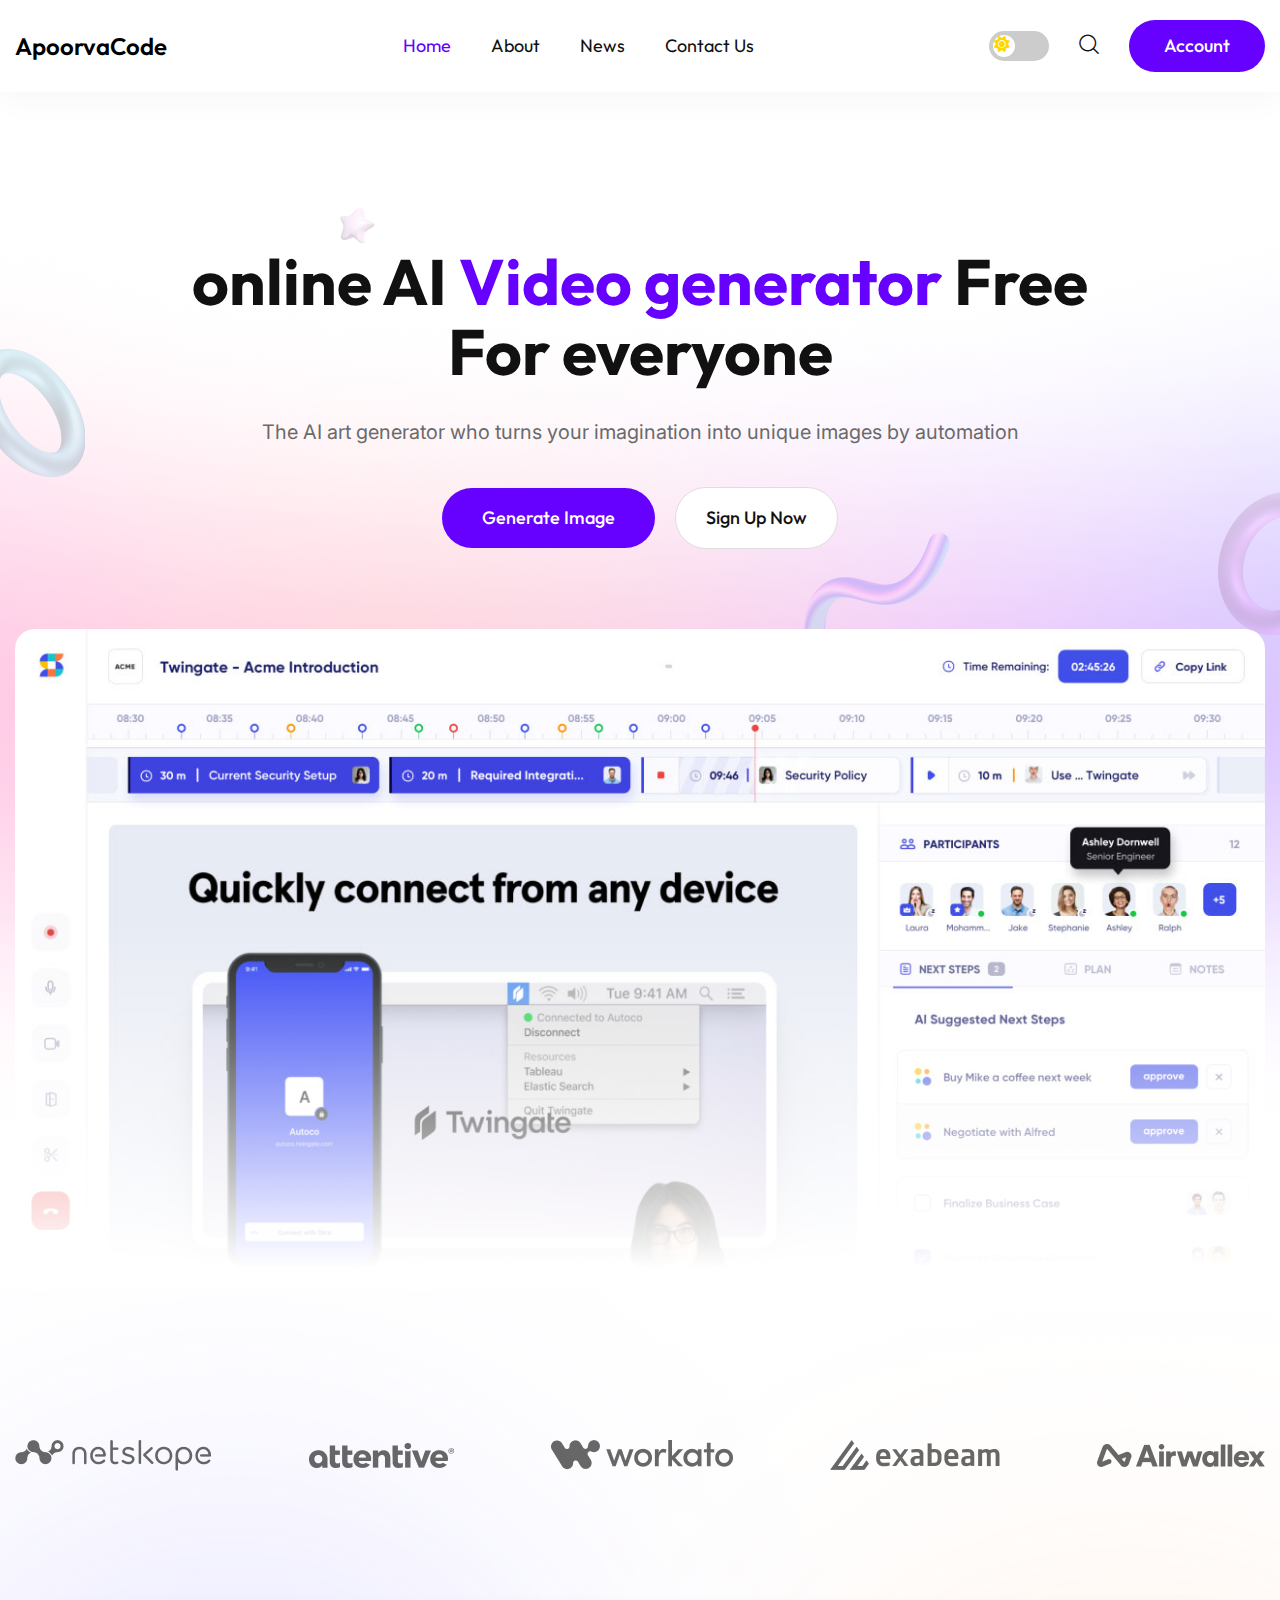
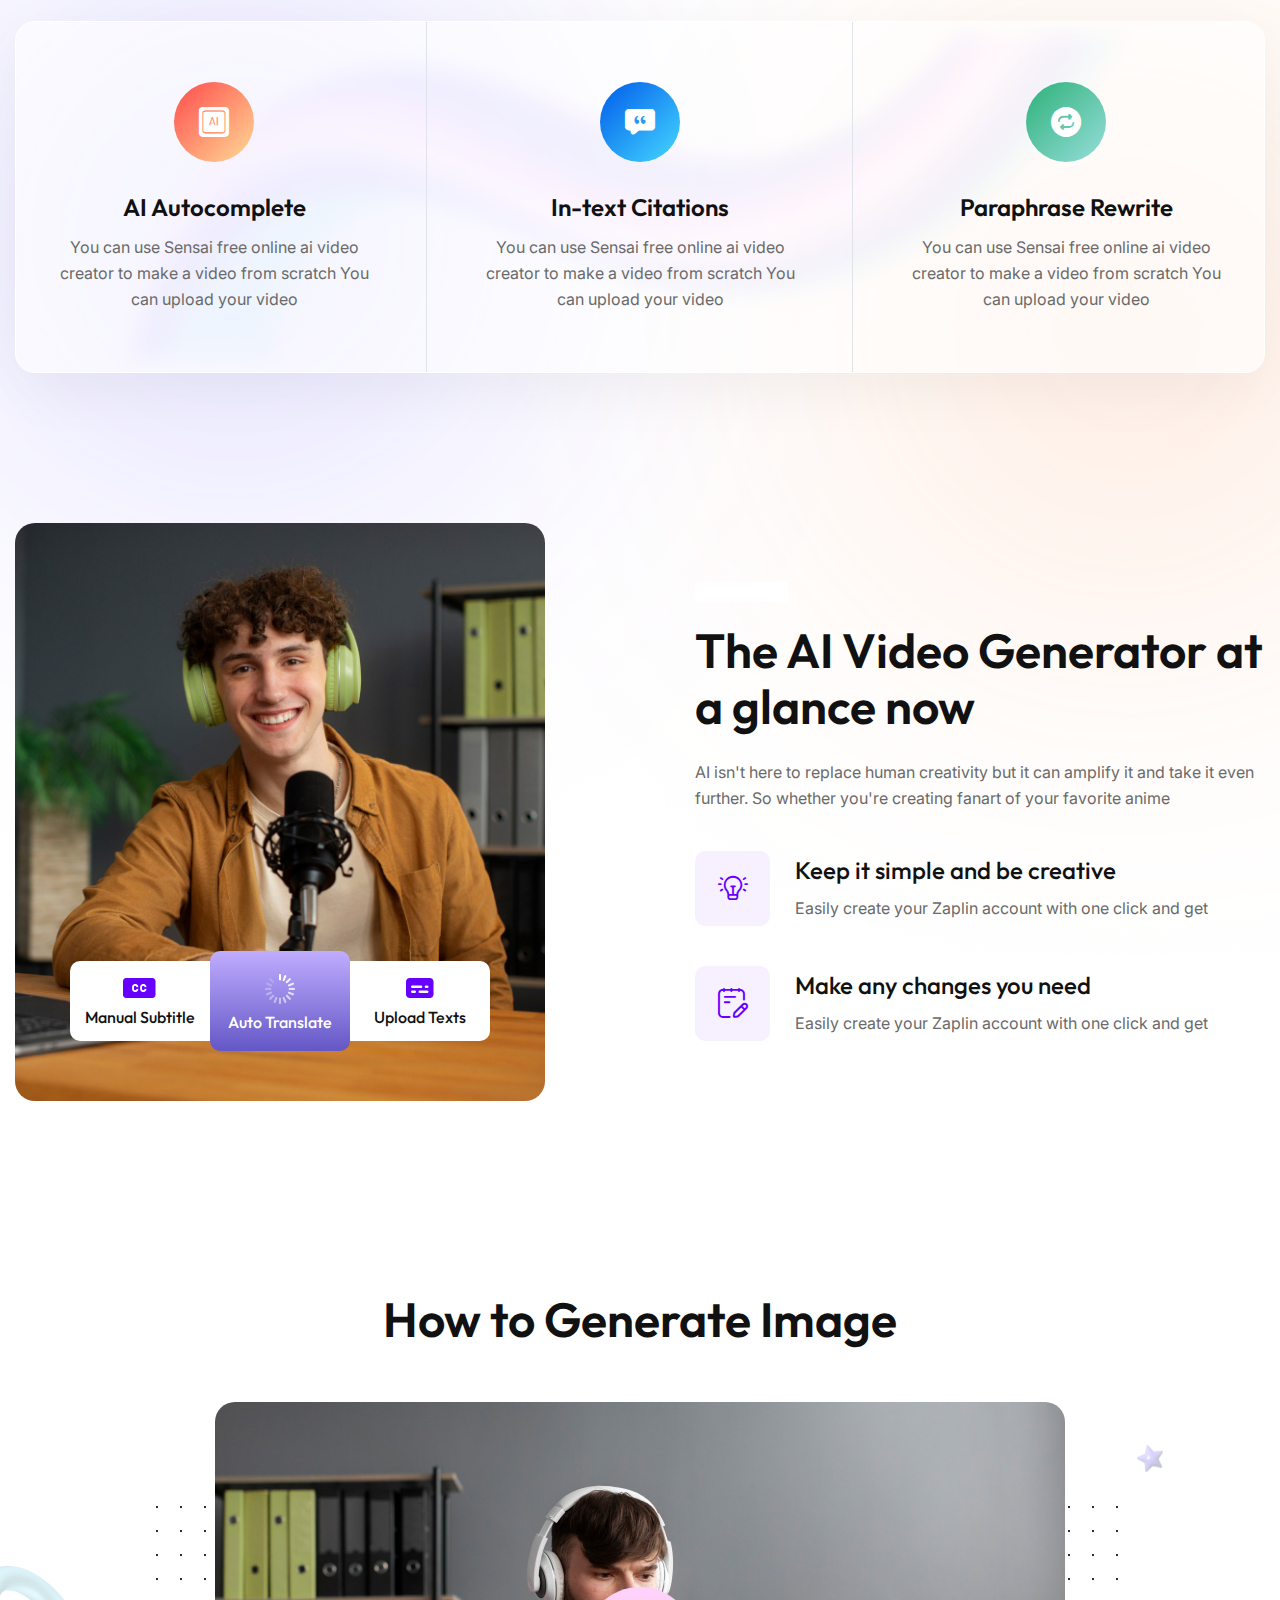
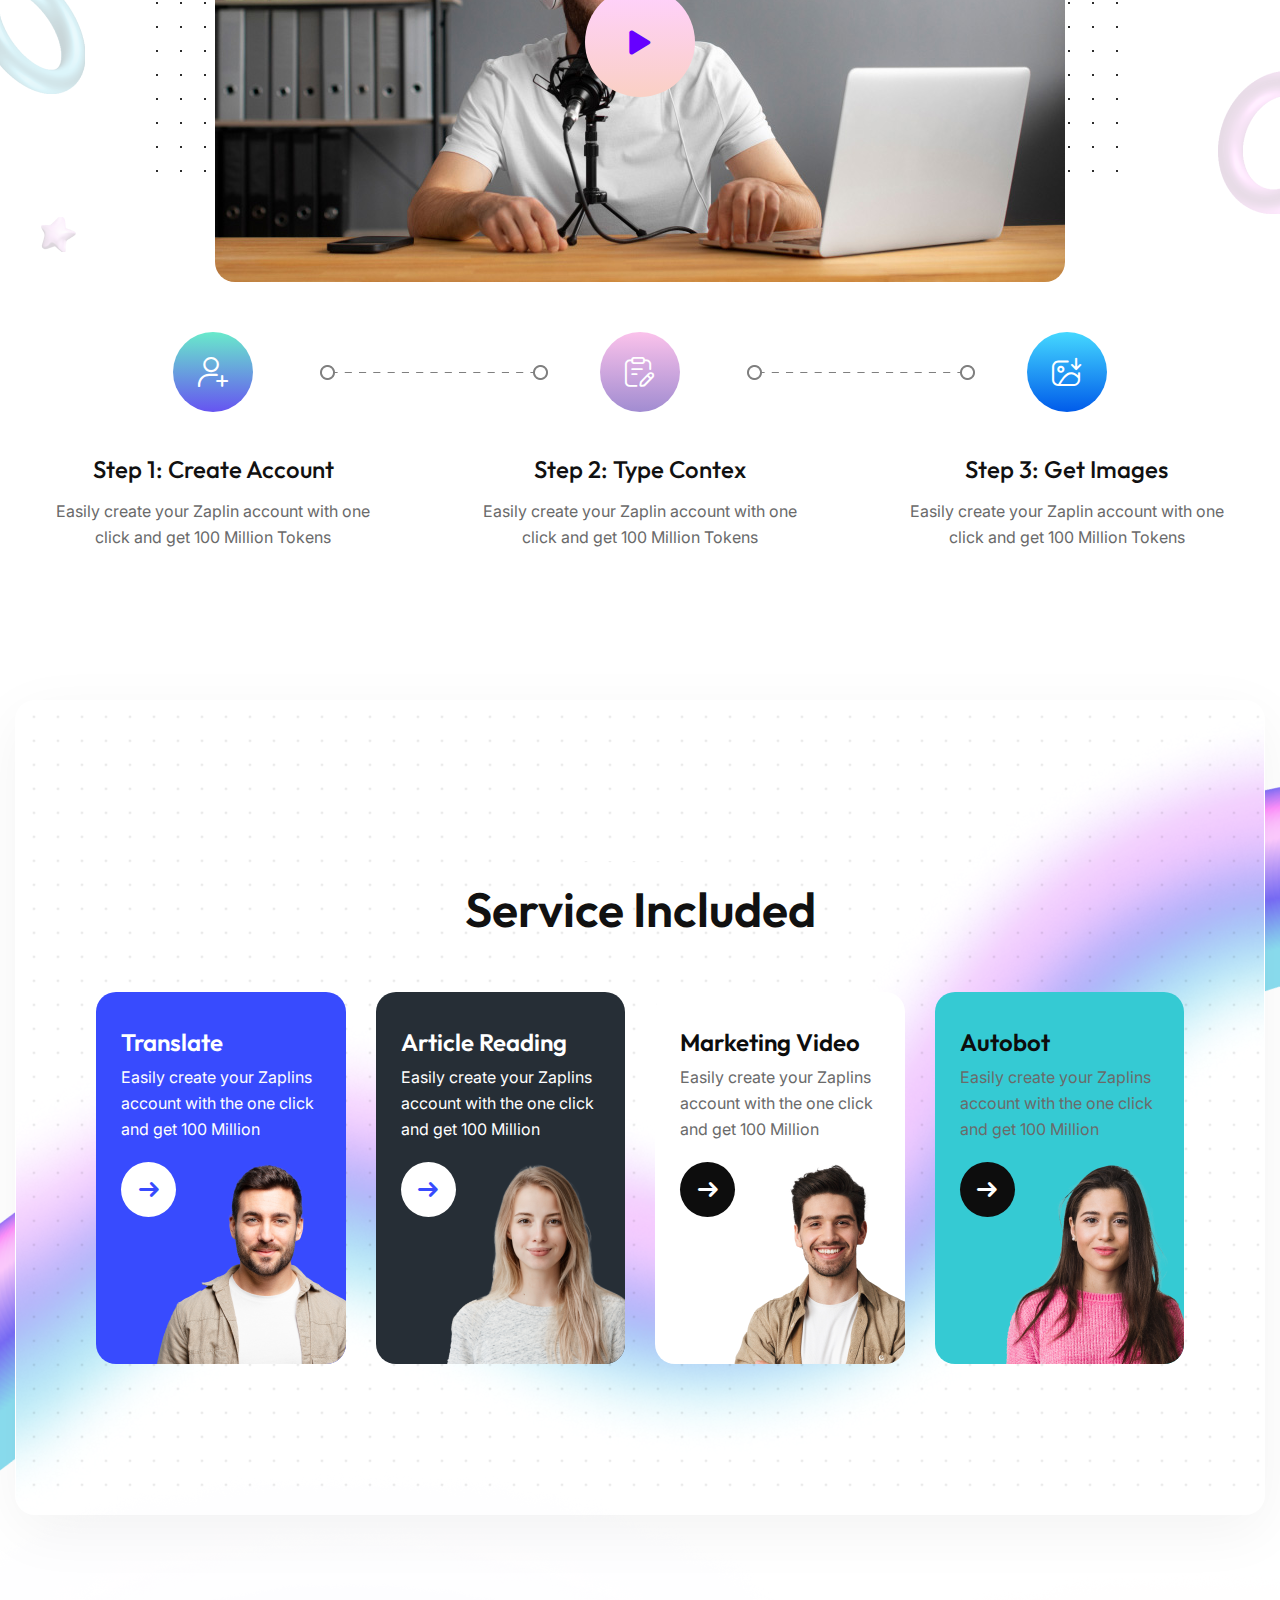
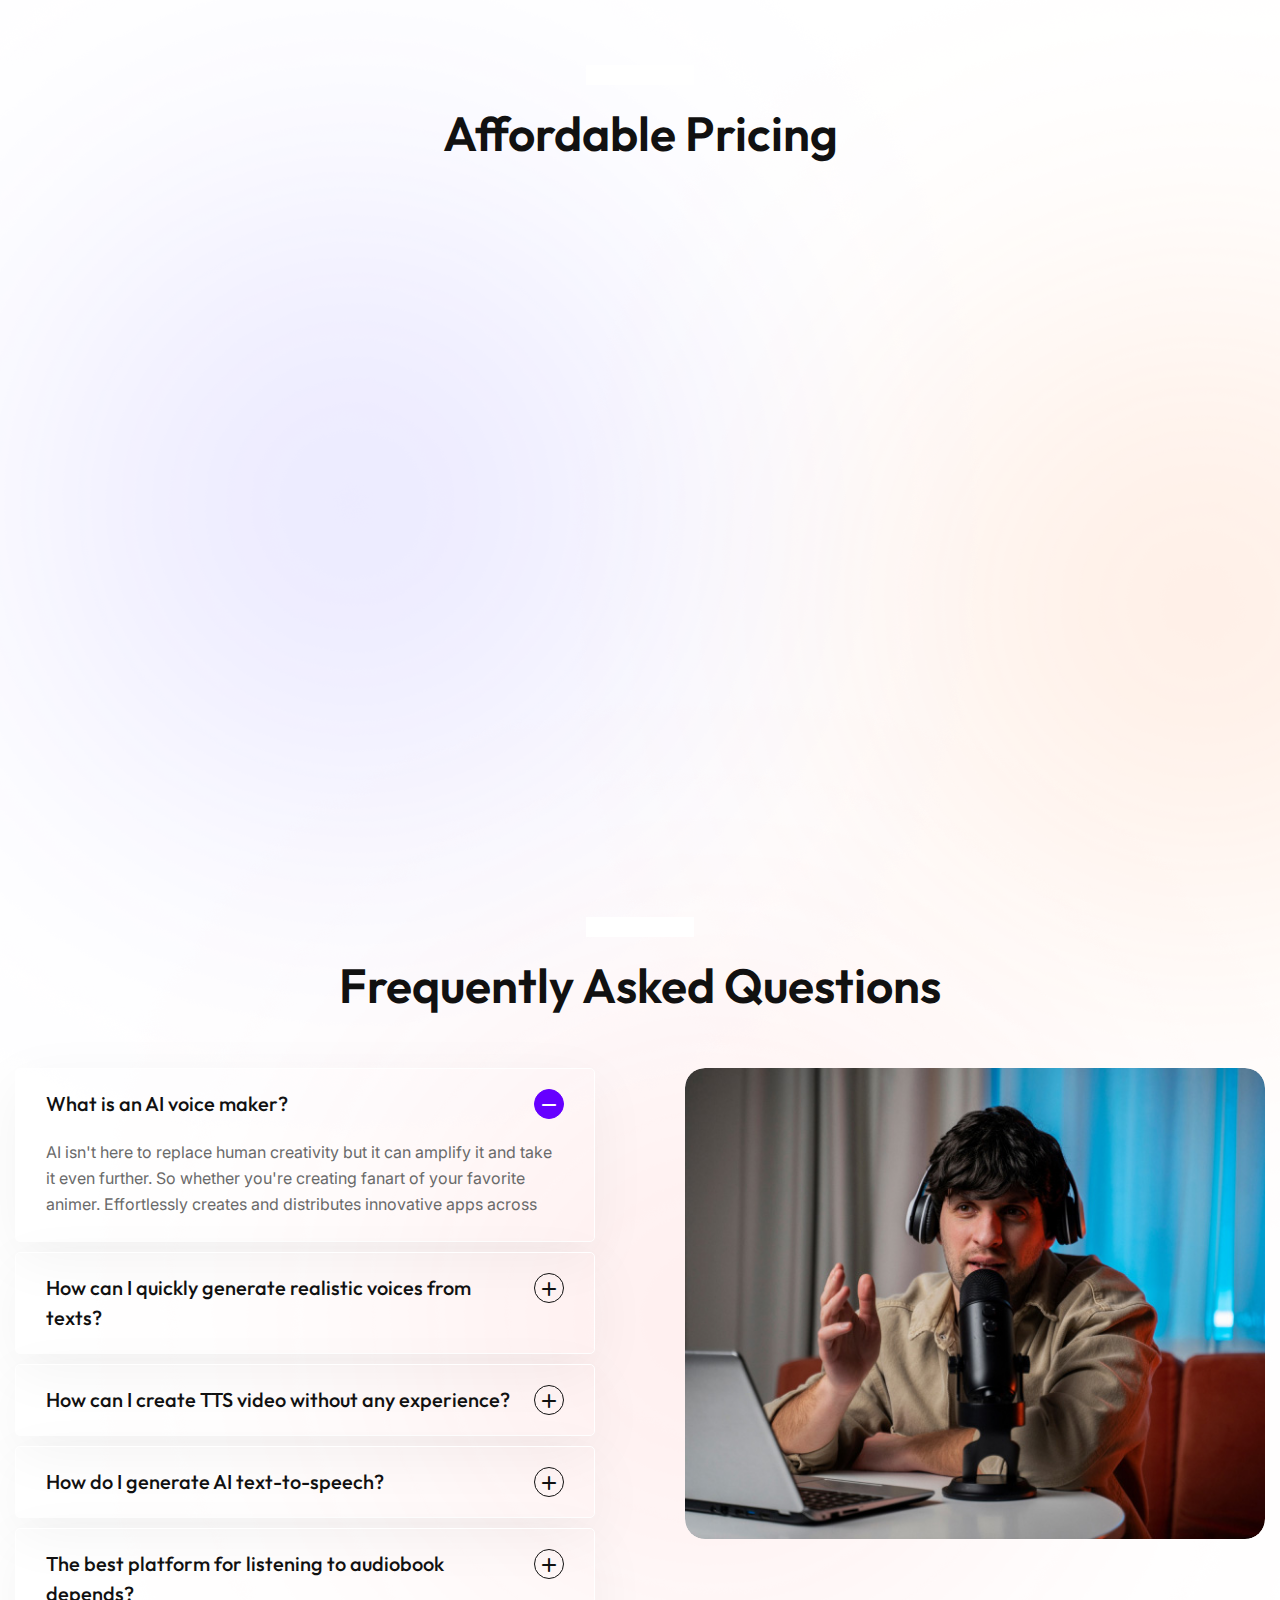
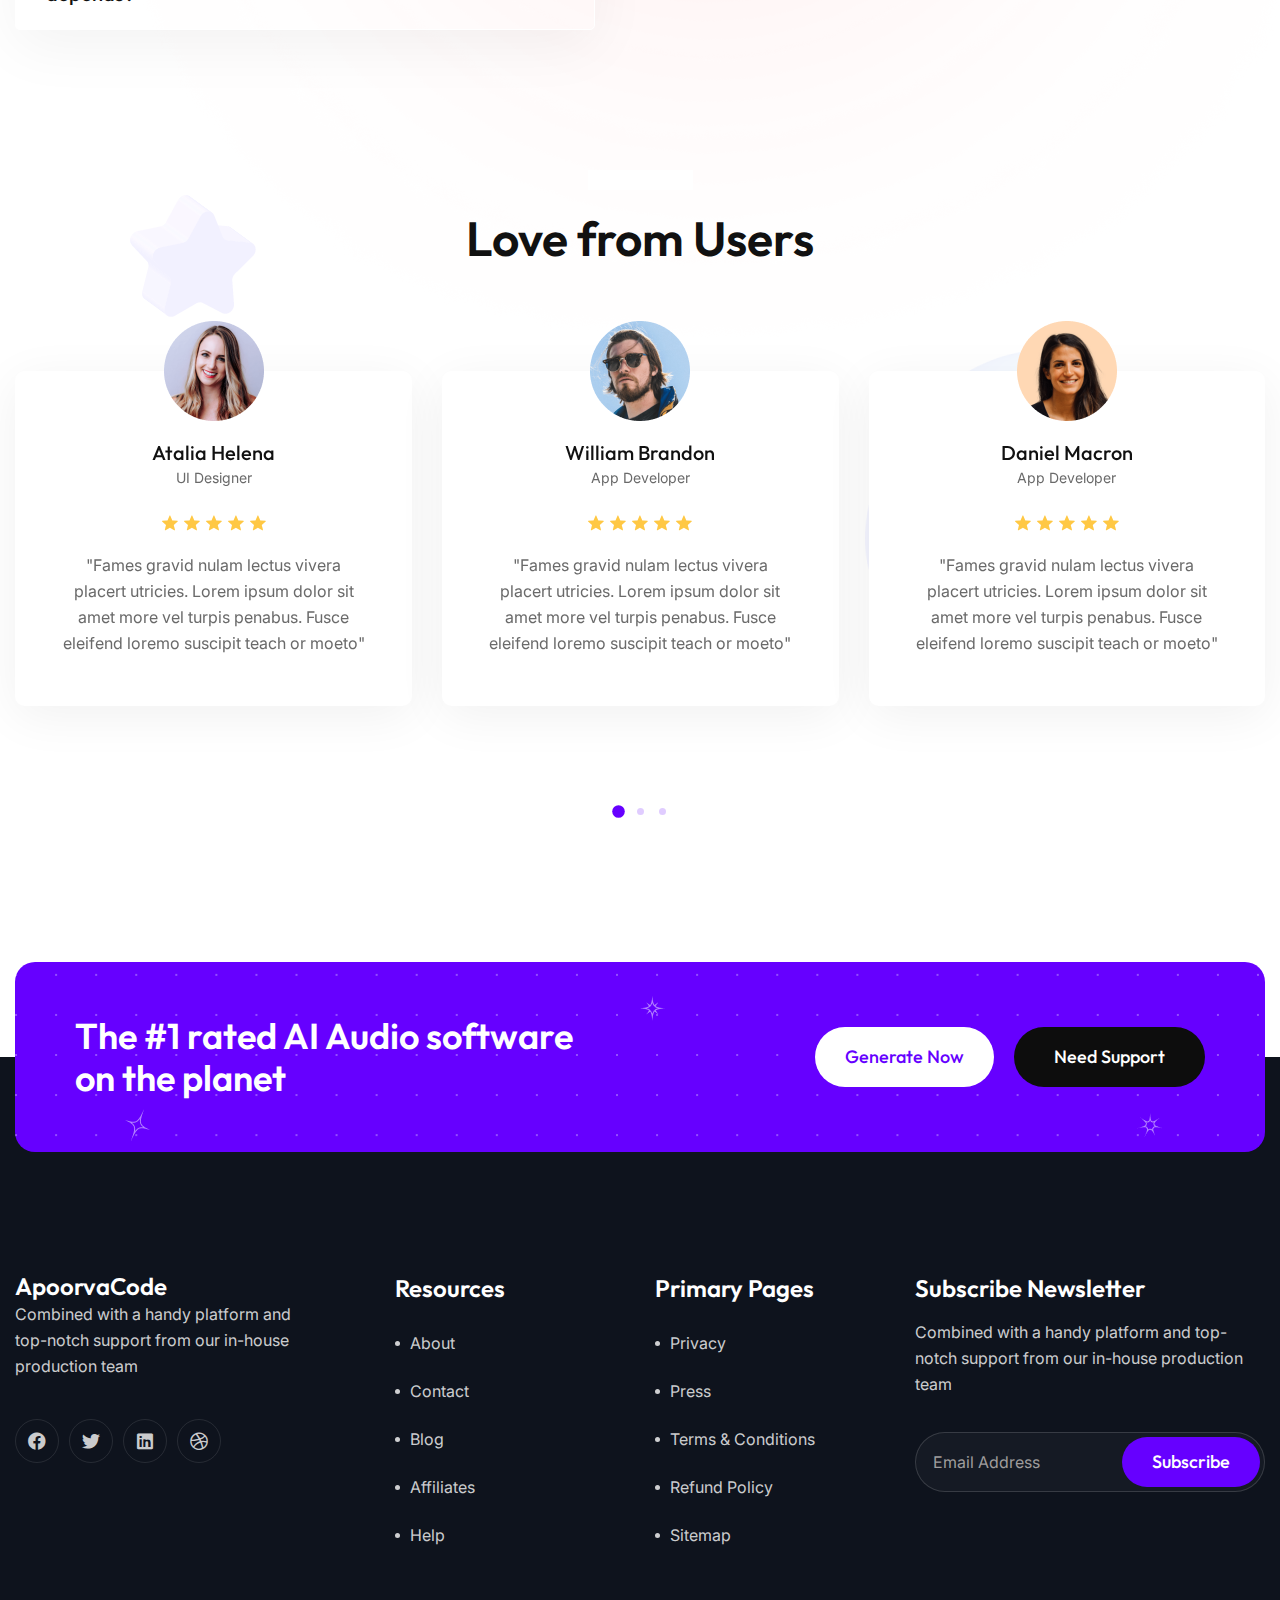
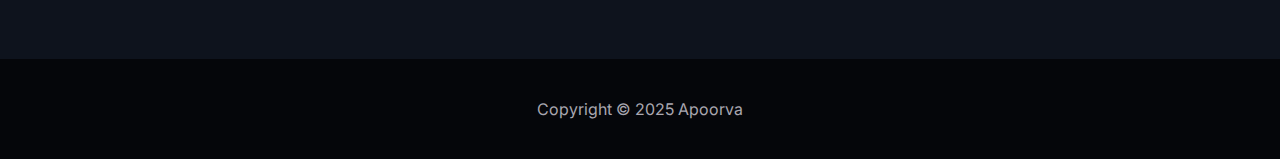
<file: index.html>
<!--
===========================================
ApoorvaCode - Web Development & Digital Solutions
===========================================
Website: https://portfolio-apoorvas.netlify.app/
Developer: Apoorva

About:
ApoorvaCode is a platform where you can find high-quality website templates, digital tools, and resources. 
We provide professional and user-friendly web solutions.

Services:
- Website Development
- UI/UX Design
- Frontend Development
- Web Templates & Portfolio Source Code
- Digital Marketing Solutions

License Agreement:
------------------
1. This source code is provided for personal and commercial use only.
2. Redistribution or resale of this code without permission is not allowed.
3. Please give proper credit: "Developed by ApoorvaCode"
4. For any customization or queries, feel free to contact us.



Thank you for using ApoorvaCode!
-->


<!DOCTYPE html>
<html lang="en">

<head>
<meta charset="utf-8">
<meta http-equiv="X-UA-Compatible" content="IE=edge">
<meta name="viewport" content="width=device-width, initial-scale=1.0, maximum-scale=1.0, user-scalable=0">

<title>ApoorvaCode</title>

<!-- Fav Icon -->
<link rel="icon" href="assets/images/favicon-3.ico" type="image/x-icon">

<!-- Google Fonts -->
<link href="https://fonts.googleapis.com/css2?family=Outfit:wght@300;400;500;600;700;800;900&amp;display=swap" rel="stylesheet">
<link href="https://fonts.googleapis.com/css2?family=Inter:wght@100;200;300;400;500;600;700;800;900&amp;display=swap" rel="stylesheet">

<!-- Stylesheets -->
<link href="assets/css/font-awesome-all.css" rel="stylesheet">
<link href="assets/css/flaticon.css" rel="stylesheet">
<link href="assets/css/owl.css" rel="stylesheet">
<link href="assets/css/bootstrap.css" rel="stylesheet">
<link href="assets/css/jquery.fancybox.min.css" rel="stylesheet">
<link href="assets/css/animate.css" rel="stylesheet">
<link href="assets/css/aos.css" rel="stylesheet">
<link href="assets/css/nice-select.css" rel="stylesheet">
<link href="assets/css/elpath.css" rel="stylesheet">
<link href="assets/css/color.css" id="jssDefault" rel="stylesheet">
<link href="assets/css/rtl.css" rel="stylesheet">
<link href="assets/css/style.css" rel="stylesheet">
<link href="assets/css/module-css/banner.css" rel="stylesheet">
<link href="assets/css/module-css/clients.css" rel="stylesheet">
<link href="assets/css/module-css/feature.css" rel="stylesheet">
<link href="assets/css/module-css/about.css" rel="stylesheet">
<link href="assets/css/module-css/working.css" rel="stylesheet">
<link href="assets/css/module-css/service.css" rel="stylesheet">
<link href="assets/css/module-css/pricing.css" rel="stylesheet">
<link href="assets/css/module-css/faq.css" rel="stylesheet">
<link href="assets/css/module-css/testimonial.css" rel="stylesheet">
<link href="assets/css/module-css/cta.css" rel="stylesheet">
<link href="assets/css/responsive.css" rel="stylesheet">

<style>
/* Toggle Switch Styles */
.switch {
    position: relative;
    display: inline-block;
    width: 60px;
    height: 30px;
}

.switch input {
    opacity: 0;
    width: 0;
    height: 0;
}

.slider {
    position: absolute;
    cursor: pointer;
    top: 0;
    left: 0;
    right: 0;
    bottom: 0;
    background-color: #ccc;
    transition: .4s;
}

.slider:before {
    position: absolute;
    content: "";
    height: 22px;
    width: 22px;
    left: 4px;
    bottom: 4px;
    background-color: white;
    transition: .4s;
}

input:checked + .slider {
    background-color: #2196F3;
}

input:checked + .slider:before {
    transform: translateX(30px);
}

.slider.round {
    border-radius: 34px;
}

.slider.round:before {
    border-radius: 50%;
}

.theme-toggle {
    display: flex;
    align-items: center;
}

/* Dark Theme Styles */
.dark-theme {
    background-color: #1a1a1a;
    color: #ffffff;
}

.dark-theme .header-lower {
    background-color: #2d2d2d;
}

.dark-theme .main-menu .navigation > li > a {
    color: #ffffff;
}

.dark-theme .sticky-header {
    background-color: #2d2d2d;
}

.dark-theme .logo a {
    color: #ffffff !important;
}

.dark-theme .theme-btn.btn-one {
    background-color: #2196F3;
    color: #ffffff;
}

.dark-theme .banner-style-five h1,
.dark-theme .banner-style-five p {
    color: #ffffff;
}

.dark-theme .feature-block-one .inner-box {
    background-color: #2d2d2d;
}

.dark-theme .feature-block-one h3,
.dark-theme .feature-block-one p {
    color: #ffffff;
}
</style>

</head>


<!-- page wrapper -->
<body>

    <div class="boxed_wrapper ltr">


    

        <!--Search Popup-->
        <div id="search-popup" class="search-popup">
            <div class="popup-inner">
                <div class="upper-box clearfix">
                    <h2 class="logo-box pull-left" style="font-size: 24px; margin: 15px;"><a href="index.html" style="color: #000;">ApoorvaCode</a></h2>
                    <div class="close-search pull-right"><span class="icon-44"></span></div>
                </div>
                <div class="overlay-layer"></div>
                <div class="auto-container">
                    <div class="search-form">
                        <form method="post">
                            <div class="form-group">
                                <fieldset>
                                    <input type="search" class="form-control" name="search-input" value="" placeholder="Type your keyword and hit" required >
                                    <button type="submit"><i class="icon-1"></i></button>
                                </fieldset>
                            </div>
                        </form>
                    </div>
                </div>
            </div>
        </div>


        <!-- main header -->
        <header class="main-header header-style-five">
            <!-- header-lower -->
            <div class="header-lower">
                <div class="auto-container">
                    <div class="outer-box">
                        <div class="logo-box">
                            <h2 class="logo" style="font-size: 24px; margin: 0;"><a href="index.html" style="color: #000;">ApoorvaCode</a></h2>
                        </div>
                        <div class="menu-area">
                            <!--Mobile Navigation Toggler-->
                            <div class="mobile-nav-toggler">
                                <i class="icon-bar"></i>
                                <i class="icon-bar"></i>
                                <i class="icon-bar"></i>
                            </div>
                            <nav class="main-menu navbar-expand-md navbar-light clearfix">
                                <div class="collapse navbar-collapse show clearfix" id="navbarSupportedContent">
                                    <ul class="navigation clearfix">
                                        <li class="current dropdown"><a href="index.html">Home</a>
                                            <ul>
                                                <li><a href="index.html">Image Generate</a></li>
                                                <li><a href="index-3.html">Image Generator Dark</a></li>
                                                <li><a href="index-4.html">AI Writer</a></li>
                                                <li><a href="index-5.html">AI Audio</a></li>
                                                <li><a href="index-6.html">AI Video</a></li>
                                                <li><a href="index-7.html">AI Chatbot</a></li>
                                                <li><a href="index-8.html">AI SAAS</a></li>
                                            </ul>
                                        </li> 
                                        <li><a href="about.html">About</a></li>
                                        <li class="dropdown"><a href="blog.html">News</a>
                                            <ul>
                                                <li><a href="blog.html">Blog Grid</a></li>
                                                <li><a href="blog-2.html">Blog Standard</a></li>
                                                <li><a href="blog-details.html">Blog Details</a></li>
                                            </ul>
                                        </li>  
                                        <li><a href="contact.html">Contact Us</a></li> 
                                    </ul>
                                </div>
                            </nav>
                        </div>
                        <div class="menu-right-content">
                            <div class="theme-toggle mr_30">
                                <label class="switch">
                                    <input type="checkbox" id="theme-toggle">
                                    <span class="slider round">
                                        <i class="fas fa-sun" style="color: #FFD700; position: absolute; left: 5px; top: 5px;"></i>
                                    </span>
                                </label>
                            </div>
                            <div class="search-box-outer search-toggler mr_30"><i class="icon-1"></i></div>
                            <div class="btn-box"><a href="index-2.html" class="theme-btn btn-one">Account</a></div>
                        </div>
                    </div>
                </div>
            </div>

            <!--sticky Header-->
            <div class="sticky-header">
                <div class="auto-container">
                    <div class="outer-box">
                        <div class="logo-box">
                            <h2 class="logo" style="font-size: 24px; margin: 0;"><a href="index.html" style="color: #000;">ApoorvaCode</a></h2>
                        </div>
                        <div class="menu-area">
                            <nav class="main-menu clearfix">
                                <!--Keep This Empty / Menu will come through Javascript-->
                            </nav>
                        </div>
                        <div class="menu-right-content">
                            <div class="theme-toggle mr_30">
                                <label class="switch">
                                    <input type="checkbox" id="theme-toggle">
                                    <span class="slider round">
                                        <i class="fas fa-sun" style="color: #FFD700; position: absolute; left: 5px; top: 5px;"></i>
                                    </span>
                                </label>
                            </div>
                            <div class="search-box-outer search-toggler mr_30"><i class="icon-1"></i></div>
                            <div class="btn-box"><a href="index-2.html" class="theme-btn btn-one">Account</a></div>
                        </div>
                    </div>
                </div>
            </div>
        </header>
        <!-- main-header end -->


        <!-- Mobile Menu  -->
        <div class="mobile-menu">
            <div class="menu-backdrop"></div>
            <div class="close-btn"><i class="fas fa-times"></i></div>
            
            <nav class="menu-box">
                <div class="nav-logo"><h2 style="font-size: 24px; margin: 15px;"><a href="index.html" style="color: #fff;">ApoorvaCode</a></h2></div>
                <div class="menu-outer"><!--Here Menu Will Come Automatically Via Javascript / Same Menu as in Header--></div>
                <div class="contact-info">
                    <h4>Contact Info</h4>
                    <ul>
                        <li>Chicago 12, Melborne City, USA</li>
                        <li><a href="tel:+8801682648101">+88 01682648101</a></li>
                        <li><a href="mailto:info@example.com">info@example.com</a></li>
                    </ul>
                </div>
                <div class="social-links">
                    <ul class="clearfix">
                        <li><a href="index-2.html"><span class="fab fa-twitter"></span></a></li>
                        <li><a href="index-2.html"><span class="fab fa-facebook-square"></span></a></li>
                        <li><a href="index-2.html"><span class="fab fa-pinterest-p"></span></a></li>
                        <li><a href="index-2.html"><span class="fab fa-instagram"></span></a></li>
                        <li><a href="index-2.html"><span class="fab fa-youtube"></span></a></li>
                    </ul>
                </div>
            </nav>
        </div><!-- End Mobile Menu -->


        <!-- banner-style-five -->
        <section class="banner-style-five centred">
            <div class="pattern-layer">
                <div class="pattern-1" style="background-image: url(assets/images/shape/shape-27.png);"></div>
                <div class="pattern-2" style="background-image: url(assets/images/shape/shape-28.png);"></div>
                <div class="pattern-3 float-bob-y" style="background-image: url(assets/images/shape/shape-29.png);"></div>
                <div class="pattern-4 rotate-me" style="background-image: url(assets/images/shape/shape-30.png);"></div>
                <div class="pattern-5 float-bob-y" style="background-image: url(assets/images/shape/shape-31.png);"></div>
                <div class="pattern-6" style="background-image: url(assets/images/shape/shape-32.png);"></div>
            </div>
            <div class="auto-container">
                <div class="inner-box">
                    <div class="content-box mb_80">
                        <h2>online AI <span>Video generator</span> Free <br />For everyone</h2>
                        <p>The AI art generator who turns your imagination into unique images by automation</p>
                        <div class="btn-box">
                            <a href="index-6.html" class="theme-btn btn-one mr_20">Generate Image</a>
                            <a href="index-6.html" class="theme-btn btn-two">Sign Up Now</a>
                        </div>
                    </div>
                    <figure class="image-box"><img src="assets/images/resource/dashboard-5.jpg" alt=""></figure>
                </div>
            </div>
        </section>
        <!-- banner-style-five end -->


        <!-- clients-section -->
        <section class="clients-section pt_150 pb_150">
            <div class="auto-container">
                <div class="clients-logo-list">
                    <figure class="clients-logo"><a href="index-2.html"><img src="assets/images/clients/clients-1.png" alt=""></a></figure>
                    <figure class="clients-logo"><a href="index-2.html"><img src="assets/images/clients/clients-2.png" alt=""></a></figure>
                    <figure class="clients-logo"><a href="index-2.html"><img src="assets/images/clients/clients-3.png" alt=""></a></figure>
                    <figure class="clients-logo"><a href="index-2.html"><img src="assets/images/clients/clients-4.png" alt=""></a></figure>
                    <figure class="clients-logo"><a href="index-2.html"><img src="assets/images/clients/clients-5.png" alt=""></a></figure>
                </div>
            </div>
        </section>
        <!-- clients-section end -->


        <!-- feature-style-three -->
        <section class="feature-style-three pb_150 centred">
            <div class="pattern-layer">
                <div class="pattern-1" style="background-image: url(assets/images/shape/shape-34.png);"></div>
                <div class="pattern-2" style="background-image: url(assets/images/shape/shape-35.png);"></div>
            </div>
            <div class="auto-container">
                <div class="inner-container">
                    <div class="shape" style="background-image: url(assets/images/shape/shape-33.png);"></div>
                    <div class="row clearfix">
                        <div class="col-lg-4 col-md-6 col-sm-12 feature-block">
                            <div class="feature-block-two">
                                <div class="inner-box">
                                    <div class="icon-box"><i class="icon-16"></i></div>
                                    <h3><a href="index-6.html">AI Autocomplete</a></h3>
                                    <p>You can use Sensai free online ai video creator to make a video from scratch You can upload your video</p>
                                </div>
                            </div>
                        </div>
                        <div class="col-lg-4 col-md-6 col-sm-12 feature-block">
                            <div class="feature-block-two">
                                <div class="inner-box">
                                    <div class="icon-box"><i class="icon-17"></i></div>
                                    <h3><a href="index-6.html">In-text Citations</a></h3>
                                    <p>You can use Sensai free online ai video creator to make a video from scratch You can upload your video</p>
                                </div>
                            </div>
                        </div>
                        <div class="col-lg-4 col-md-6 col-sm-12 feature-block">
                            <div class="feature-block-two">
                                <div class="inner-box">
                                    <div class="icon-box"><i class="icon-18"></i></div>
                                    <h3><a href="index-6.html">Paraphrase Rewrite</a></h3>
                                    <p>You can use Sensai free online ai video creator to make a video from scratch You can upload your video</p>
                                </div>
                            </div>
                        </div>
                    </div>
                </div>
            </div>
        </section>
        <!-- feature-style-three end -->


        <!-- about-style-three -->
        <section class="about-style-three pb_150">
            <div class="auto-container">
                <div class="row align-items-center">
                    <div class="col-lg-6 col-md-12 col-sm-12 image-column">
                        <div class="image_block_five">
                            <div class="image-box mr_80">
                                <figure class="image"><img src="assets/images/resource/about-5.jpg" alt=""></figure>
                                <ul class="image-content clearfix">
                                    <li>
                                        <div class="icon"><img src="assets/images/icons/icon-7.png" alt=""></div>
                                        <h6>Manual Subtitle</h6>
                                    </li>
                                    <li class="load">
                                        <div class="icon"><img src="assets/images/icons/icon-8.png" alt=""></div>
                                        <h6>Auto Translate</h6>
                                    </li>
                                    <li>
                                        <button type="button"></button>
                                        <div class="icon"><img src="assets/images/icons/icon-9.png" alt=""></div>
                                        <h6>Upload Texts</h6>
                                    </li>
                                </ul>
                            </div>
                        </div>
                    </div>
                    <div class="col-lg-6 col-md-12 col-sm-12 content-column">
                        <div class="content_block_four">
                            <div class="content-box ml_40">
                                <div data-animation-box class="sec-title mb_25">
                                    <span data-animation-text class="sub-title overlay-anim-white-bg" data-animation="overlay-animation">AT A GLANCE</span>
                                    <h2>The AI Video Generator at a glance now</h2>
                                </div>
                                <div class="text-box mb_40">
                                    <p>AI isn't here to replace human creativity but it can amplify it and take it even further. So whether you're creating fanart of your favorite anime</p>
                                </div>
                                <div class="inner-box">
                                    <div class="single-item mb_40">
                                        <div class="icon-box"><i class="icon-13"></i></div>
                                        <h3>Keep it simple and be creative</h3>
                                        <p>Easily create your Zaplin account with one click and get</p>
                                    </div>
                                    <div class="single-item">
                                        <div class="icon-box"><i class="icon-14"></i></div>
                                        <h3>Make any changes you need</h3>
                                        <p>Easily create your Zaplin account with one click and get</p>
                                    </div>
                                </div>
                            </div>
                        </div>
                    </div>
                </div>
            </div>
        </section>
        <!-- about-style-three end -->


        <!-- working-style-three -->
        <section class="working-style-three centred pb_120">
            <div class="pattern-layer">
                <div class="pattern-1 float-bob-y" style="background-image: url(assets/images/shape/shape-39.png);"></div>
                <div class="pattern-2 float-bob-y" style="background-image: url(assets/images/shape/shape-31.png);"></div>
            </div>
            <div class="auto-container">
                <div data-animation-box class="sec-title mb_55">
                    <span data-animation-text class="sub-title overlay-anim-white-bg" data-animation="overlay-animation">How it Works</span>
                    <h2>How to Generate Image</h2>
                </div>
                <div class="upper-box mb_50 p_relative">
                    <div class="image-shape">
                        <div class="shape-1" style="background-image: url(assets/images/shape/shape-36.png);"></div>
                        <div class="shape-2 rotate-me" style="background-image: url(assets/images/shape/shape-37.png);"></div>
                        <div class="shape-3 rotate-me" style="background-image: url(assets/images/shape/shape-38.png);"></div>
                    </div>
                    <div class="video-inner" style="background-image: url(assets/images/resource/video-2.jpg);">
                        <div class="video-btn">
                            <a href="https://www.youtube.com/watch?v=nfP5N9Yc72A&amp;t=28s" class="lightbox-image video-btn" data-caption=""><i class="icon-15"></i></a>
                        </div>    
                    </div>
                </div>
                <div class="row clearfix">
                    <div class="col-lg-4 col-md-6 col-sm-12 working-block">
                        <div class="working-block-two">
                            <div class="inner-box">
                                <div class="shape" style="background-image: url(assets/images/shape/shape-19.png);"></div>
                                <div class="icon-box"><i class="icon-10"></i></div>
                                <h3>Step 1: Create Account</h3>
                                <p>Easily create your Zaplin account with one click and get 100 Million Tokens</p>
                            </div>
                        </div>
                    </div>
                    <div class="col-lg-4 col-md-6 col-sm-12 working-block">
                        <div class="working-block-two">
                            <div class="inner-box">
                                <div class="shape" style="background-image: url(assets/images/shape/shape-19.png);"></div>
                                <div class="icon-box"><i class="icon-11"></i></div>
                                <h3>Step 2: Type Contex</h3>
                                <p>Easily create your Zaplin account with one click and get 100 Million Tokens</p>
                            </div>
                        </div>
                    </div>
                    <div class="col-lg-4 col-md-6 col-sm-12 working-block">
                        <div class="working-block-two">
                            <div class="inner-box">
                                <div class="icon-box"><i class="icon-12"></i></div>
                                <h3>Step 3: Get Images</h3>
                                <p>Easily create your Zaplin account with one click and get 100 Million Tokens</p>
                            </div>
                        </div>
                    </div>
                </div>
            </div>
        </section>
        <!-- working-style-three end -->


        <!-- service-style-two -->
        <section class="service-style-two pb_150">
            <div class="pattern-layer" style="background-image: url(assets/images/shape/shape-41.png);"></div>
            <div class="auto-container">
                <div class="inner-container">
                    <div class="shape" style="background-image: url(assets/images/shape/shape-40.png);"></div>
                    <div data-animation-box class="sec-title mb_55 centred">
                        <span data-animation-text class="sub-title overlay-anim-white-bg" data-animation="overlay-animation">WHat We Offer</span>
                        <h2>Service Included</h2>
                    </div>
                    <div class="row clearfix">
                        <div class="col-lg-3 col-md-6 col-sm-12 service-block">
                            <div class="service-block-one">
                                <div class="inner-box">
                                    <h3>Translate</h3>
                                    <p>Easily create your Zaplins account with the one click and get 100 Million</p>
                                    <div class="link"><a href="index-6.html"><i class="icon-23"></i></a></div>
                                    <figure class="image"><img src="assets/images/resource/service-1.png" alt=""></figure>
                                </div>
                            </div>
                        </div>
                        <div class="col-lg-3 col-md-6 col-sm-12 service-block">
                            <div class="service-block-one">
                                <div class="inner-box">
                                    <h3>Article Reading</h3>
                                    <p>Easily create your Zaplins account with the one click and get 100 Million</p>
                                    <div class="link"><a href="index-6.html"><i class="icon-23"></i></a></div>
                                    <figure class="image"><img src="assets/images/resource/service-2.png" alt=""></figure>
                                </div>
                            </div>
                        </div>
                        <div class="col-lg-3 col-md-6 col-sm-12 service-block">
                            <div class="service-block-one">
                                <div class="inner-box">
                                    <h3>Marketing Video</h3>
                                    <p>Easily create your Zaplins account with the one click and get 100 Million</p>
                                    <div class="link"><a href="index-6.html"><i class="icon-23"></i></a></div>
                                    <figure class="image"><img src="assets/images/resource/service-3.png" alt=""></figure>
                                </div>
                            </div>
                        </div>
                        <div class="col-lg-3 col-md-6 col-sm-12 service-block">
                            <div class="service-block-one">
                                <div class="inner-box">
                                    <h3>Autobot</h3>
                                    <p>Easily create your Zaplins account with the one click and get 100 Million</p>
                                    <div class="link"><a href="index-6.html"><i class="icon-23"></i></a></div>
                                    <figure class="image"><img src="assets/images/resource/service-4.png" alt=""></figure>
                                </div>
                            </div>
                        </div>
                    </div>
                </div>
            </div>
        </section>
        <!-- service-style-two end -->


        <!-- pricing-style-two -->
        <section class="pricing-style-two home-5 pb_120 centred p_relative">
            <div class="pattern-layer">
                <div class="pattern-1" style="background-image: url(assets/images/shape/shape-42.png);"></div>
                <div class="pattern-2" style="background-image: url(assets/images/shape/shape-43.png);"></div>
            </div>
            <div class="auto-container">
                <div data-animation-box class="sec-title mb_55">
                    <span data-animation-text class="sub-title overlay-anim-white-bg" data-animation="overlay-animation">Pricing Plans</span>
                    <h2>Affordable Pricing</h2>
                </div>
                <div class="row clearfix">
                    <div class="col-lg-3 col-md-6 col-sm-12 pricing-block">
                        <div class="pricing-block-two wow fadeInUp animated" data-wow-delay="00ms" data-wow-duration="1500ms">
                            <div class="pricing-table">
                                <div class="table-header mb_40">
                                    <h3>Personal Plan</h3>
                                    <p>For bloggers, freelancers and businesses</p>
                                    <h2>$35<span> /Month</span></h2>
                                    <a href="index-4.html" class="theme-btn btn-three">Buy The Plan</a>
                                </div>
                                <div class="table-content">
                                    <ul class="feature-list clearfix">
                                        <li>Up to 10 Members</li>
                                        <li>Unlimited Usage</li>
                                        <li>Unlimited Drive Storage</li>
                                        <li>Concierge Help Center</li>
                                    </ul>
                                </div>
                            </div>
                        </div>
                    </div>
                    <div class="col-lg-3 col-md-6 col-sm-12 pricing-block">
                        <div class="pricing-block-two active-block wow fadeInUp animated" data-wow-delay="200ms" data-wow-duration="1500ms">
                            <div class="pricing-table">
                                <div class="table-header mb_40">
                                    <h3>Business Plan</h3>
                                    <p>For bloggers, freelancers and businesses</p>
                                    <h2>$45<span> /Month</span></h2>
                                    <a href="index-4.html" class="theme-btn btn-one">Buy The Plan</a>
                                </div>
                                <div class="table-content">
                                    <ul class="feature-list clearfix">
                                        <li>Up to 10 Members</li>
                                        <li>Unlimited Usage</li>
                                        <li>Unlimited Drive Storage</li>
                                        <li>Concierge Help Center</li>
                                    </ul>
                                </div>
                            </div>
                        </div>
                    </div>
                    <div class="col-lg-3 col-md-6 col-sm-12 pricing-block">
                        <div class="pricing-block-two wow fadeInUp animated" data-wow-delay="400ms" data-wow-duration="1500ms">
                            <div class="pricing-table">
                                <div class="table-header mb_40">
                                    <h3>Professional Plan</h3>
                                    <p>For bloggers, freelancers and businesses</p>
                                    <h2>$55<span> /Month</span></h2>
                                    <a href="index-4.html" class="theme-btn btn-three">Buy The Plan</a>
                                </div>
                                <div class="table-content">
                                    <ul class="feature-list clearfix">
                                        <li>Up to 10 Members</li>
                                        <li>Unlimited Usage</li>
                                        <li>Unlimited Drive Storage</li>
                                        <li>Concierge Help Center</li>
                                    </ul>
                                </div>
                            </div>
                        </div>
                    </div>
                    <div class="col-lg-3 col-md-6 col-sm-12 pricing-block">
                        <div class="pricing-block-two wow fadeInUp animated" data-wow-delay="600ms" data-wow-duration="1500ms">
                            <div class="pricing-table">
                                <div class="table-header mb_40">
                                    <h3>Team Plan</h3>
                                    <p>For bloggers, freelancers and businesses</p>
                                    <h2>$65<span> /Month</span></h2>
                                    <a href="index-4.html" class="theme-btn btn-three">Buy The Plan</a>
                                </div>
                                <div class="table-content">
                                    <ul class="feature-list clearfix">
                                        <li>Up to 10 Members</li>
                                        <li>Unlimited Usage</li>
                                        <li>Unlimited Drive Storage</li>
                                        <li>Concierge Help Center</li>
                                    </ul>
                                </div>
                            </div>
                        </div>
                    </div>
                </div>
            </div>
        </section>
        <!-- pricing-style-two end -->


        <!-- faq-style-three -->
        <section class="faq-style-three pb_140">
            <div class="pattern-layer" style="background-image: url(assets/images/shape/shape-44.png);"></div>
            <div class="auto-container">
                <div data-animation-box class="sec-title mb_55 centred">
                    <span data-animation-text class="sub-title overlay-anim-white-bg" data-animation="overlay-animation">General Faq's</span>
                    <h2>Frequently Asked Questions</h2>
                </div>
                <div class="row clearfix">
                    <div class="col-lg-6 col-md-12 col-sm-12 content-column">
                        <div class="inner-box mr_30">
                            <ul class="accordion-box">
                                <li class="accordion block active-block">
                                    <div class="acc-btn active">
                                        <div class="icon-box"></div>
                                        <h4>What is an AI voice maker?</h4>
                                    </div>
                                    <div class="acc-content current">
                                        <div class="text">
                                            <p>AI isn't here to replace human creativity but it can amplify it and take it even further. So whether you're creating fanart of your favorite animer. Effortlessly creates and distributes innovative apps across</p>
                                        </div>
                                    </div>
                                </li>
                                <li class="accordion block">
                                    <div class="acc-btn">
                                        <div class="icon-box"></div>
                                        <h4>How can I quickly generate realistic voices from texts?</h4>
                                    </div>
                                    <div class="acc-content">
                                        <div class="text">
                                            <p>AI isn't here to replace human creativity but it can amplify it and take it even further. So whether you're creating fanart of your favorite animer. Effortlessly creates and distributes innovative apps across</p>
                                        </div>
                                    </div>
                                </li>
                                <li class="accordion block">
                                    <div class="acc-btn">
                                        <div class="icon-box"></div>
                                        <h4>How can I create TTS video without any experience?</h4>
                                    </div>
                                    <div class="acc-content">
                                        <div class="text">
                                            <p>AI isn't here to replace human creativity but it can amplify it and take it even further. So whether you're creating fanart of your favorite animer. Effortlessly creates and distributes innovative apps across</p>
                                        </div>
                                    </div>
                                </li>
                                <li class="accordion block">
                                    <div class="acc-btn">
                                        <div class="icon-box"></div>
                                        <h4>How do I generate AI text-to-speech?</h4>
                                    </div>
                                    <div class="acc-content">
                                        <div class="text">
                                            <p>AI isn't here to replace human creativity but it can amplify it and take it even further. So whether you're creating fanart of your favorite animer. Effortlessly creates and distributes innovative apps across</p>
                                        </div>
                                    </div>
                                </li>
                                <li class="accordion block">
                                    <div class="acc-btn">
                                        <div class="icon-box"></div>
                                        <h4>The best platform for listening to audiobook depends?</h4>
                                    </div>
                                    <div class="acc-content">
                                        <div class="text">
                                            <p>AI isn't here to replace human creativity but it can amplify it and take it even further. So whether you're creating fanart of your favorite animer. Effortlessly creates and distributes innovative apps across</p>
                                        </div>
                                    </div>
                                </li>
                            </ul>
                        </div>
                    </div>
                    <div class="col-lg-6 col-md-12 col-sm-12 image-column">
                        <div class="image-box ml_30">
                            <figure class="image"><img src="assets/images/resource/faq-1.jpg" alt=""></figure>
                        </div>
                    </div>
                </div>
            </div>
        </section>
        <!-- faq-style-three end -->


        <!-- testimonial-section -->
        <section class="testimonial-section centred pb_140">
            <div class="shape">
                <div class="shape-1 rotate-me" style="background-image: url(assets/images/shape/shape-45.png);"></div>
                <div class="shape-2" style="background-image: url(assets/images/shape/shape-46.png);"></div>
            </div>
            <div class="auto-container">
                <div data-animation-box class="sec-title mb_55">
                    <span data-animation-text class="sub-title overlay-anim-white-bg" data-animation="overlay-animation">Testimonials</span>
                    <h2>Love from Users</h2>
                </div>
                <div class="three-item-carousel owl-carousel owl-theme owl-nav-none dots-style-one">
                    <div class="testimonial-block-one">
                        <div class="inner-box">
                            <figure class="thumb-box"><img src="assets/images/resource/testimonial-5.png" alt=""></figure>
                            <h4>Atalia Helena</h4>
                            <span class="designation">UI Designer</span>
                            <ul class="rating">
                                <li><i class="icon-19"></i></li>
                                <li><i class="icon-19"></i></li>
                                <li><i class="icon-19"></i></li>
                                <li><i class="icon-19"></i></li>
                                <li><i class="icon-19"></i></li>
                            </ul>
                            <p>"Fames gravid nulam lectus vivera placert utricies. Lorem ipsum dolor sit amet  more vel turpis penabus. Fusce eleifend loremo suscipit teach or moeto"</p>
                        </div>
                    </div>
                    <div class="testimonial-block-one">
                        <div class="inner-box">
                            <figure class="thumb-box"><img src="assets/images/resource/testimonial-6.png" alt=""></figure>
                            <h4>William Brandon</h4>
                            <span class="designation">App Developer</span>
                            <ul class="rating">
                                <li><i class="icon-19"></i></li>
                                <li><i class="icon-19"></i></li>
                                <li><i class="icon-19"></i></li>
                                <li><i class="icon-19"></i></li>
                                <li><i class="icon-19"></i></li>
                            </ul>
                            <p>"Fames gravid nulam lectus vivera placert utricies. Lorem ipsum dolor sit amet  more vel turpis penabus. Fusce eleifend loremo suscipit teach or moeto"</p>
                        </div>
                    </div>
                    <div class="testimonial-block-one">
                        <div class="inner-box">
                            <figure class="thumb-box"><img src="assets/images/resource/testimonial-7.png" alt=""></figure>
                            <h4>Daniel Macron</h4>
                            <span class="designation">App Developer</span>
                            <ul class="rating">
                                <li><i class="icon-19"></i></li>
                                <li><i class="icon-19"></i></li>
                                <li><i class="icon-19"></i></li>
                                <li><i class="icon-19"></i></li>
                                <li><i class="icon-19"></i></li>
                            </ul>
                            <p>"Fames gravid nulam lectus vivera placert utricies. Lorem ipsum dolor sit amet  more vel turpis penabus. Fusce eleifend loremo suscipit teach or moeto"</p>
                        </div>
                    </div>
                    <div class="testimonial-block-one">
                        <div class="inner-box">
                            <figure class="thumb-box"><img src="assets/images/resource/testimonial-5.png" alt=""></figure>
                            <h4>Atalia Helena</h4>
                            <span class="designation">UI Designer</span>
                            <ul class="rating">
                                <li><i class="icon-19"></i></li>
                                <li><i class="icon-19"></i></li>
                                <li><i class="icon-19"></i></li>
                                <li><i class="icon-19"></i></li>
                                <li><i class="icon-19"></i></li>
                            </ul>
                            <p>"Fames gravid nulam lectus vivera placert utricies. Lorem ipsum dolor sit amet  more vel turpis penabus. Fusce eleifend loremo suscipit teach or moeto"</p>
                        </div>
                    </div>
                    <div class="testimonial-block-one">
                        <div class="inner-box">
                            <figure class="thumb-box"><img src="assets/images/resource/testimonial-6.png" alt=""></figure>
                            <h4>William Brandon</h4>
                            <span class="designation">App Developer</span>
                            <ul class="rating">
                                <li><i class="icon-19"></i></li>
                                <li><i class="icon-19"></i></li>
                                <li><i class="icon-19"></i></li>
                                <li><i class="icon-19"></i></li>
                                <li><i class="icon-19"></i></li>
                            </ul>
                            <p>"Fames gravid nulam lectus vivera placert utricies. Lorem ipsum dolor sit amet  more vel turpis penabus. Fusce eleifend loremo suscipit teach or moeto"</p>
                        </div>
                    </div>
                    <div class="testimonial-block-one">
                        <div class="inner-box">
                            <figure class="thumb-box"><img src="assets/images/resource/testimonial-7.png" alt=""></figure>
                            <h4>Daniel Macron</h4>
                            <span class="designation">App Developer</span>
                            <ul class="rating">
                                <li><i class="icon-19"></i></li>
                                <li><i class="icon-19"></i></li>
                                <li><i class="icon-19"></i></li>
                                <li><i class="icon-19"></i></li>
                                <li><i class="icon-19"></i></li>
                            </ul>
                            <p>"Fames gravid nulam lectus vivera placert utricies. Lorem ipsum dolor sit amet  more vel turpis penabus. Fusce eleifend loremo suscipit teach or moeto"</p>
                        </div>
                    </div>
                    <div class="testimonial-block-one">
                        <div class="inner-box">
                            <figure class="thumb-box"><img src="assets/images/resource/testimonial-5.png" alt=""></figure>
                            <h4>Atalia Helena</h4>
                            <span class="designation">UI Designer</span>
                            <ul class="rating">
                                <li><i class="icon-19"></i></li>
                                <li><i class="icon-19"></i></li>
                                <li><i class="icon-19"></i></li>
                                <li><i class="icon-19"></i></li>
                                <li><i class="icon-19"></i></li>
                            </ul>
                            <p>"Fames gravid nulam lectus vivera placert utricies. Lorem ipsum dolor sit amet  more vel turpis penabus. Fusce eleifend loremo suscipit teach or moeto"</p>
                        </div>
                    </div>
                    <div class="testimonial-block-one">
                        <div class="inner-box">
                            <figure class="thumb-box"><img src="assets/images/resource/testimonial-6.png" alt=""></figure>
                            <h4>William Brandon</h4>
                            <span class="designation">App Developer</span>
                            <ul class="rating">
                                <li><i class="icon-19"></i></li>
                                <li><i class="icon-19"></i></li>
                                <li><i class="icon-19"></i></li>
                                <li><i class="icon-19"></i></li>
                                <li><i class="icon-19"></i></li>
                            </ul>
                            <p>"Fames gravid nulam lectus vivera placert utricies. Lorem ipsum dolor sit amet  more vel turpis penabus. Fusce eleifend loremo suscipit teach or moeto"</p>
                        </div>
                    </div>
                    <div class="testimonial-block-one">
                        <div class="inner-box">
                            <figure class="thumb-box"><img src="assets/images/resource/testimonial-7.png" alt=""></figure>
                            <h4>Daniel Macron</h4>
                            <span class="designation">App Developer</span>
                            <ul class="rating">
                                <li><i class="icon-19"></i></li>
                                <li><i class="icon-19"></i></li>
                                <li><i class="icon-19"></i></li>
                                <li><i class="icon-19"></i></li>
                                <li><i class="icon-19"></i></li>
                            </ul>
                            <p>"Fames gravid nulam lectus vivera placert utricies. Lorem ipsum dolor sit amet  more vel turpis penabus. Fusce eleifend loremo suscipit teach or moeto"</p>
                        </div>
                    </div>
                </div>
            </div>
        </section>
        <!-- testimonial-section end -->


        <!-- cta-section -->
        <section class="cta-section">
            <div class="bg-color"></div>
            <div class="auto-container">
                <div class="inner-container">
                    <div class="pattern-layer">
                        <div class="pattern-1" style="background-image: url(assets/images/shape/shape-23.png);"></div>
                        <div class="pattern-2 rotate-me" style="background-image: url(assets/images/shape/shape-24.png);"></div>
                        <div class="pattern-3 rotate-me" style="background-image: url(assets/images/shape/shape-25.png);"></div>
                        <div class="pattern-4 rotate-me" style="background-image: url(assets/images/shape/shape-26.png);"></div>
                    </div>
                    <div class="inner-box">
                        <h2>The #1 rated AI Audio software <br />on the planet</h2>
                        <div class="btn-box">
                            <a href="index-5.html" class="theme-btn btn-two mr_20">Generate Now</a>
                            <a href="contact.html" class="theme-btn btn-one">Need Support</a>
                        </div>
                    </div>
                </div>
            </div>
        </section>
        <!-- cta-section end -->


        <!-- main-footer -->
        <footer class="main-footer">
            <div class="auto-container">
                <div class="widget-section">
                    <div class="row clearfix">
                        <div class="col-lg-3 col-md-6 col-sm-12 footer-column">
                            <div class="footer-widget logo-widget">
                                <h2 class="footer-logo" style="font-size: 24px; margin: 0;"><a href="index.html" style="color: #fff;">ApoorvaCode</a></h2>
                                <p>Combined with a handy platform and top-notch support from our in-house production team</p>
                                <ul class="social-links clearfix">
                                    <li><a href="index-2.html"><i class="fa-brands fa-facebook"></i></a></li>
                                    <li><a href="index-2.html"><i class="fa-brands fa-twitter"></i></a></li>
                                    <li><a href="index-2.html"><i class="fa-brands fa-linkedin"></i></a></li>
                                    <li><a href="index-2.html"><i class="fa-brands fa-dribbble"></i></a></li>
                                </ul>
                            </div>
                        </div>
                        <div class="col-lg-3 col-md-6 col-sm-12 footer-column">
                            <div class="footer-widget links-widget ml_60">
                                <div class="widget-title">
                                    <h3>Resources</h3> 
                                </div>
                                <div class="widget-content">
                                    <ul class="links-list clearfix">
                                        <li><a href="about.html">About</a></li>
                                        <li><a href="contact.html">Contact</a></li>
                                        <li><a href="blog.html">Blog</a></li>
                                        <li><a href="shop.html">Affiliates</a></li>
                                        <li><a href="contact.html">Help</a></li>
                                    </ul>
                                </div>
                            </div>
                        </div>
                        <div class="col-lg-3 col-md-6 col-sm-12 footer-column">
                            <div class="footer-widget links-widget">
                                <div class="widget-title">
                                    <h3>Primary Pages</h3> 
                                </div>
                                <div class="widget-content">
                                    <ul class="links-list clearfix">
                                        <li><a href="index-2.html">Privacy</a></li>
                                        <li><a href="index-2.html">Press</a></li>
                                        <li><a href="index-2.html">Terms & Conditions</a></li>
                                        <li><a href="index-2.html">Refund Policy</a></li>
                                        <li><a href="index-2.html">Sitemap</a></li>
                                    </ul>
                                </div>
                            </div>
                        </div>
                        <div class="col-lg-3 col-md-6 col-sm-12 footer-column">
                            <div class="footer-widget subscribe-widget">
                                <div class="widget-title">
                                    <h3>Subscribe Newsletter</h3> 
                                </div>
                                <div class="widget-content">
                                    <p>Combined with a handy platform and top-notch support from our in-house production team</p>
                                    <div class="form-inner">
                                        <form method="post" action="https://azim.hostlin.com/Sensai/contact.html">
                                            <div class="form-group">
                                                <input type="email" name="email" placeholder="Email Address" required>
                                                <button type="submit" class="theme-btn btn-one">Subscribe</button>
                                            </div>
                                        </form>
                                    </div>
                                </div>
                            </div>
                        </div>
                    </div>
                </div>
            </div>
            <div class="footer-bottom centred">
                <div class="auto-container">
                    <div class="copyright"><p>Copyright © 2025 Apoorva</p></div>
                </div>
            </div>
        </footer>
        <!-- main-footer end -->



        <!--Scroll to top-->
        <div class="scroll-to-top">
            <div>
                <div class="scroll-top-inner">
                    <div class="scroll-bar">
                        <div class="bar-inner"></div>
                    </div>
                    <div class="scroll-bar-text">Go To Top</div>
                </div>
            </div>
        </div>
        <!-- Scroll to top end -->
        
    </div>


    <!-- jequery plugins -->
    <script src="assets/js/jquery.js"></script>
    <script src="assets/js/bootstrap.min.js"></script>
    <script src="assets/js/owl.js"></script>
    <script src="assets/js/wow.js"></script>
    <script src="assets/js/jquery.fancybox.js"></script>
    <script src="assets/js/appear.js"></script>
    <script src="assets/js/isotope.js"></script>
    <script src="assets/js/jquery.nice-select.min.js"></script>
    <script src="assets/js/aos.js"></script>
    <script src="assets/js/plugins.js"></script>

    <!-- main-js -->
    <script src="assets/js/script.js"></script>

    <script>
    // Add this to your existing scripts
    document.getElementById('theme-toggle').addEventListener('change', function() {
        document.body.classList.toggle('dark-theme');
    });
    </script>

</body><!-- End of .page_wrapper -->

</html>
</file>
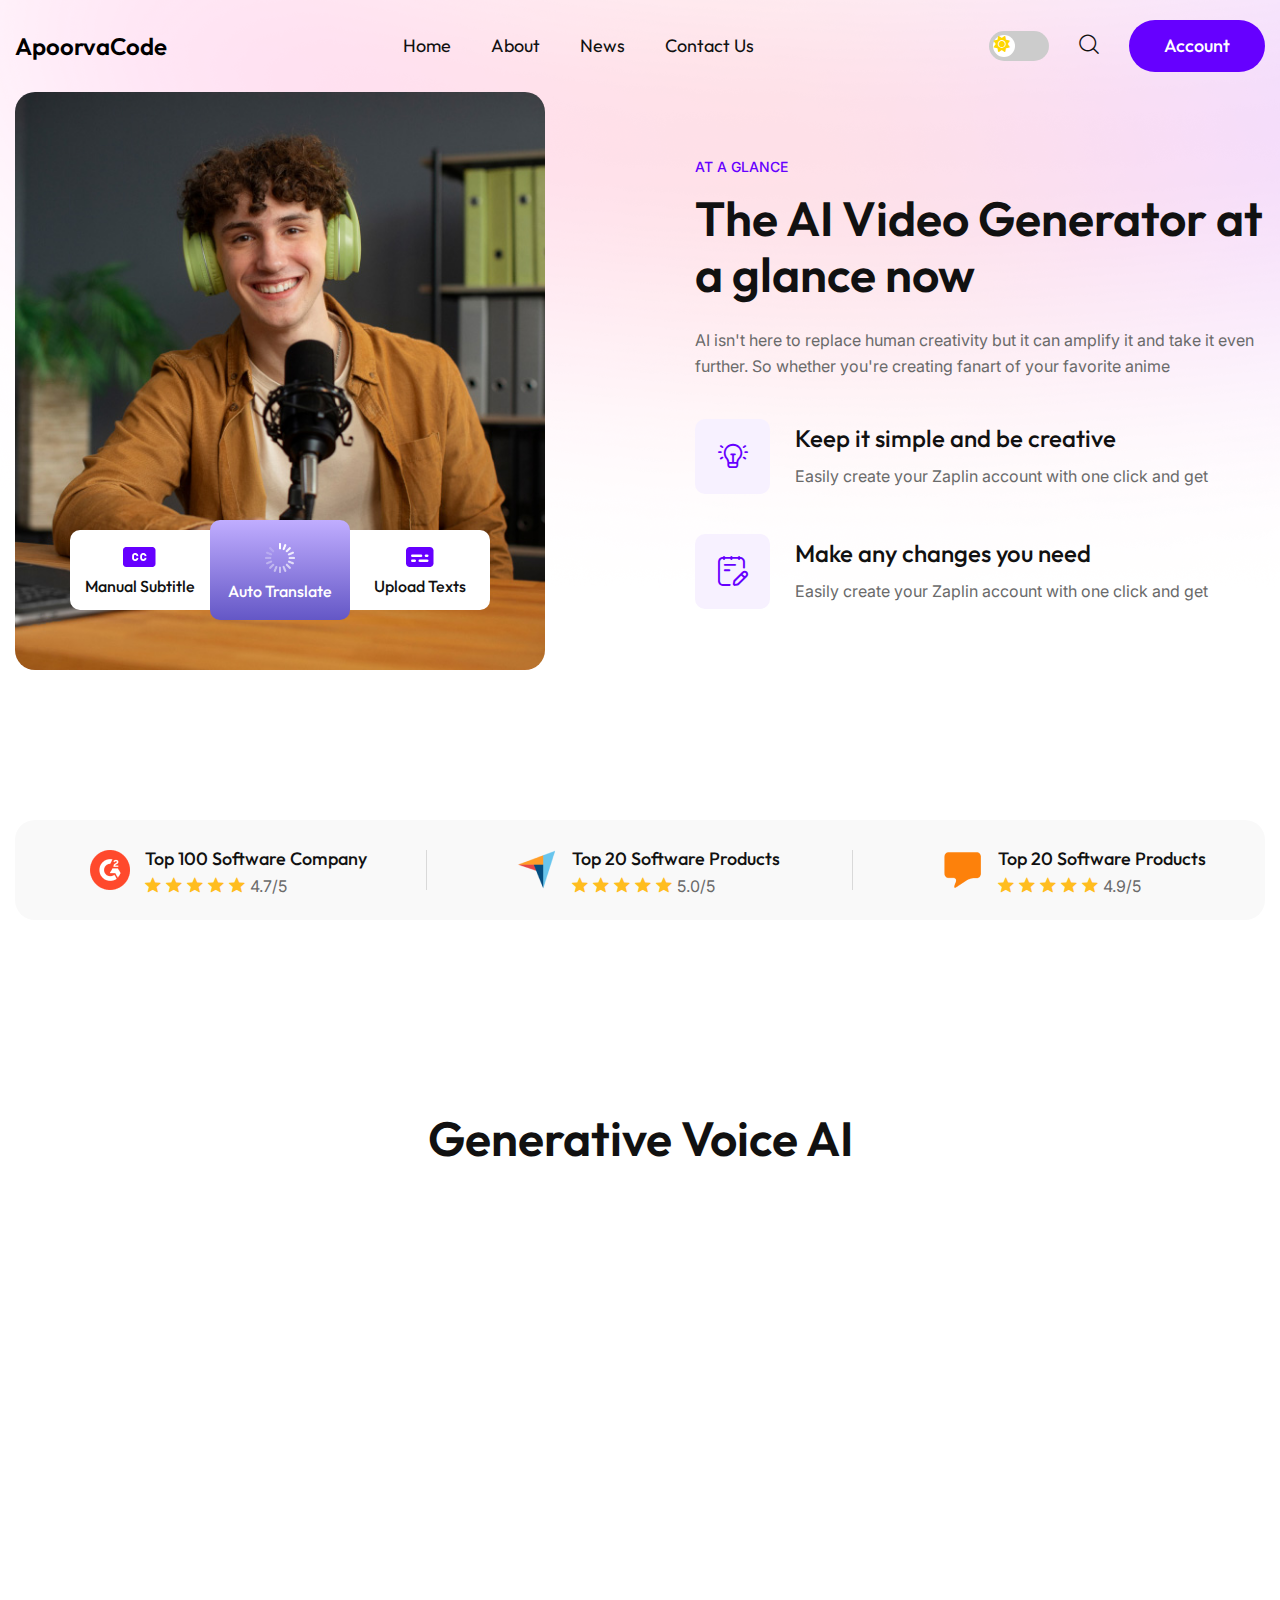
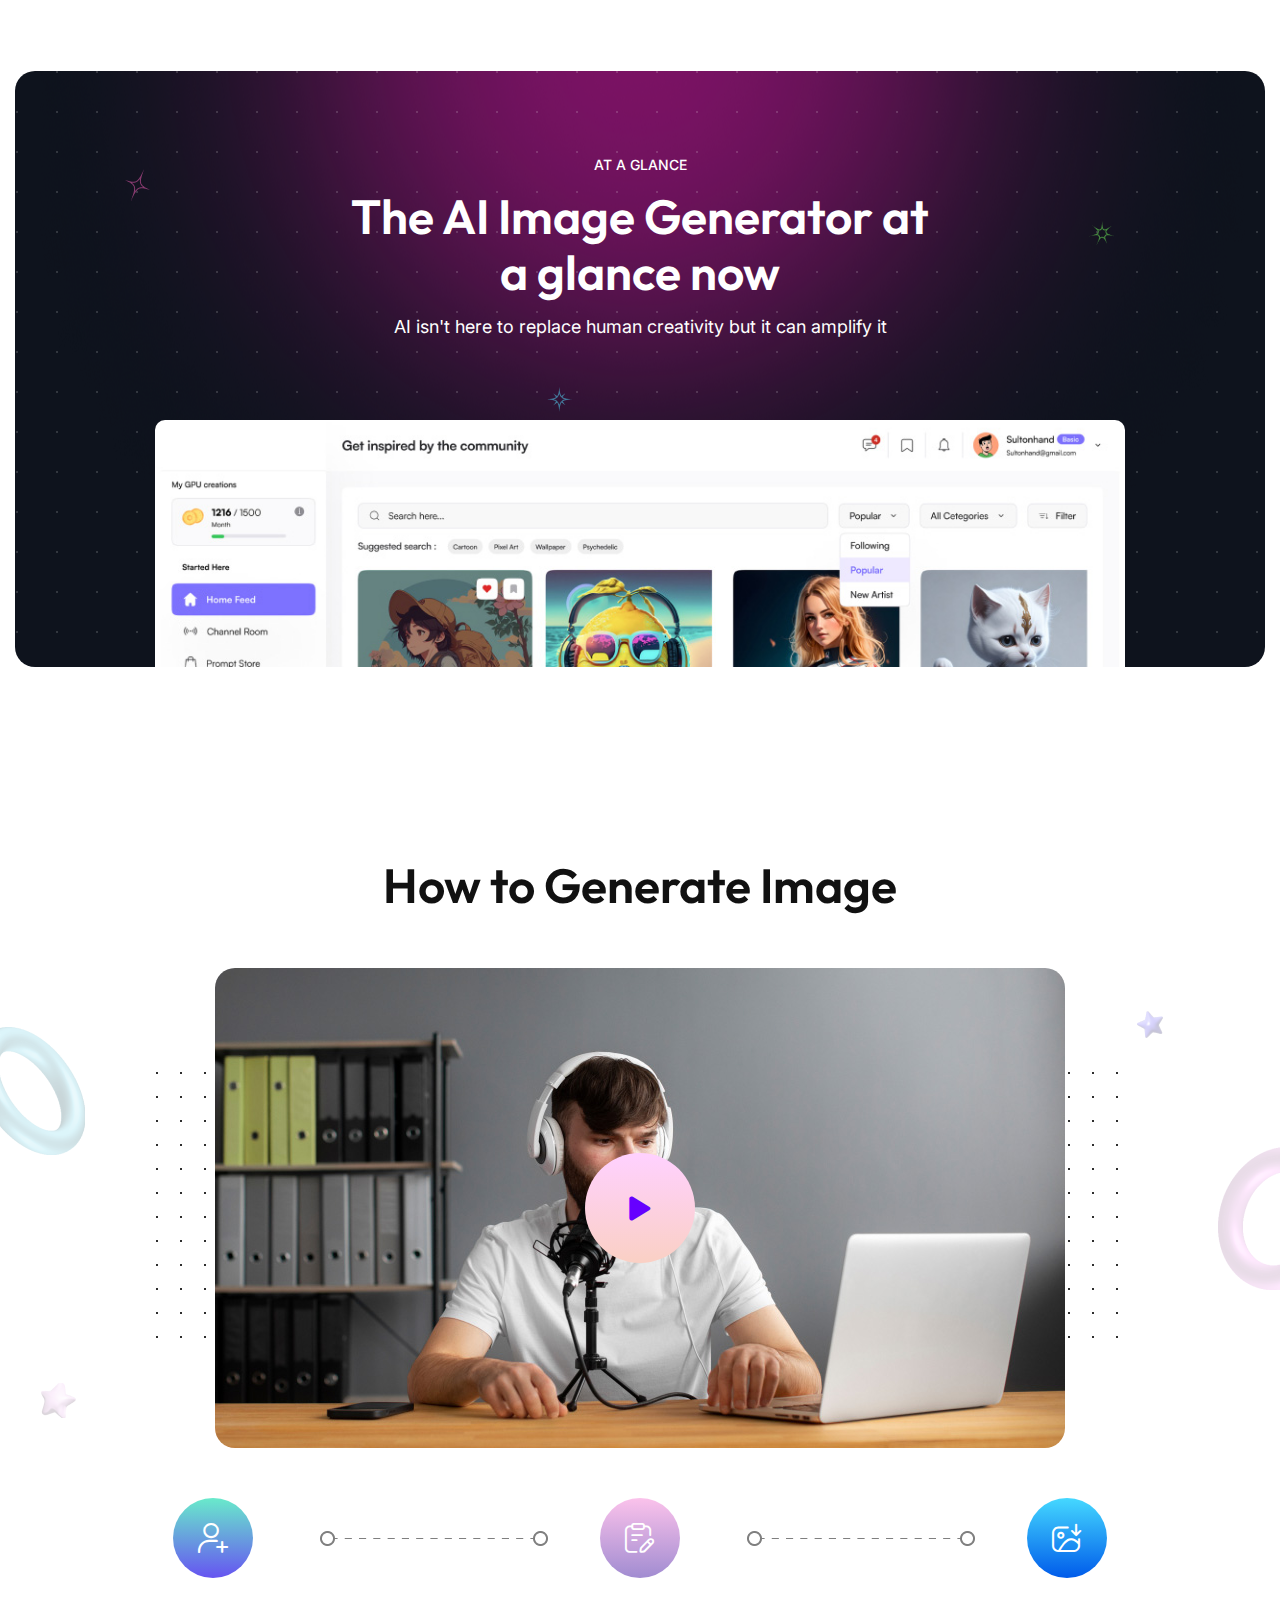
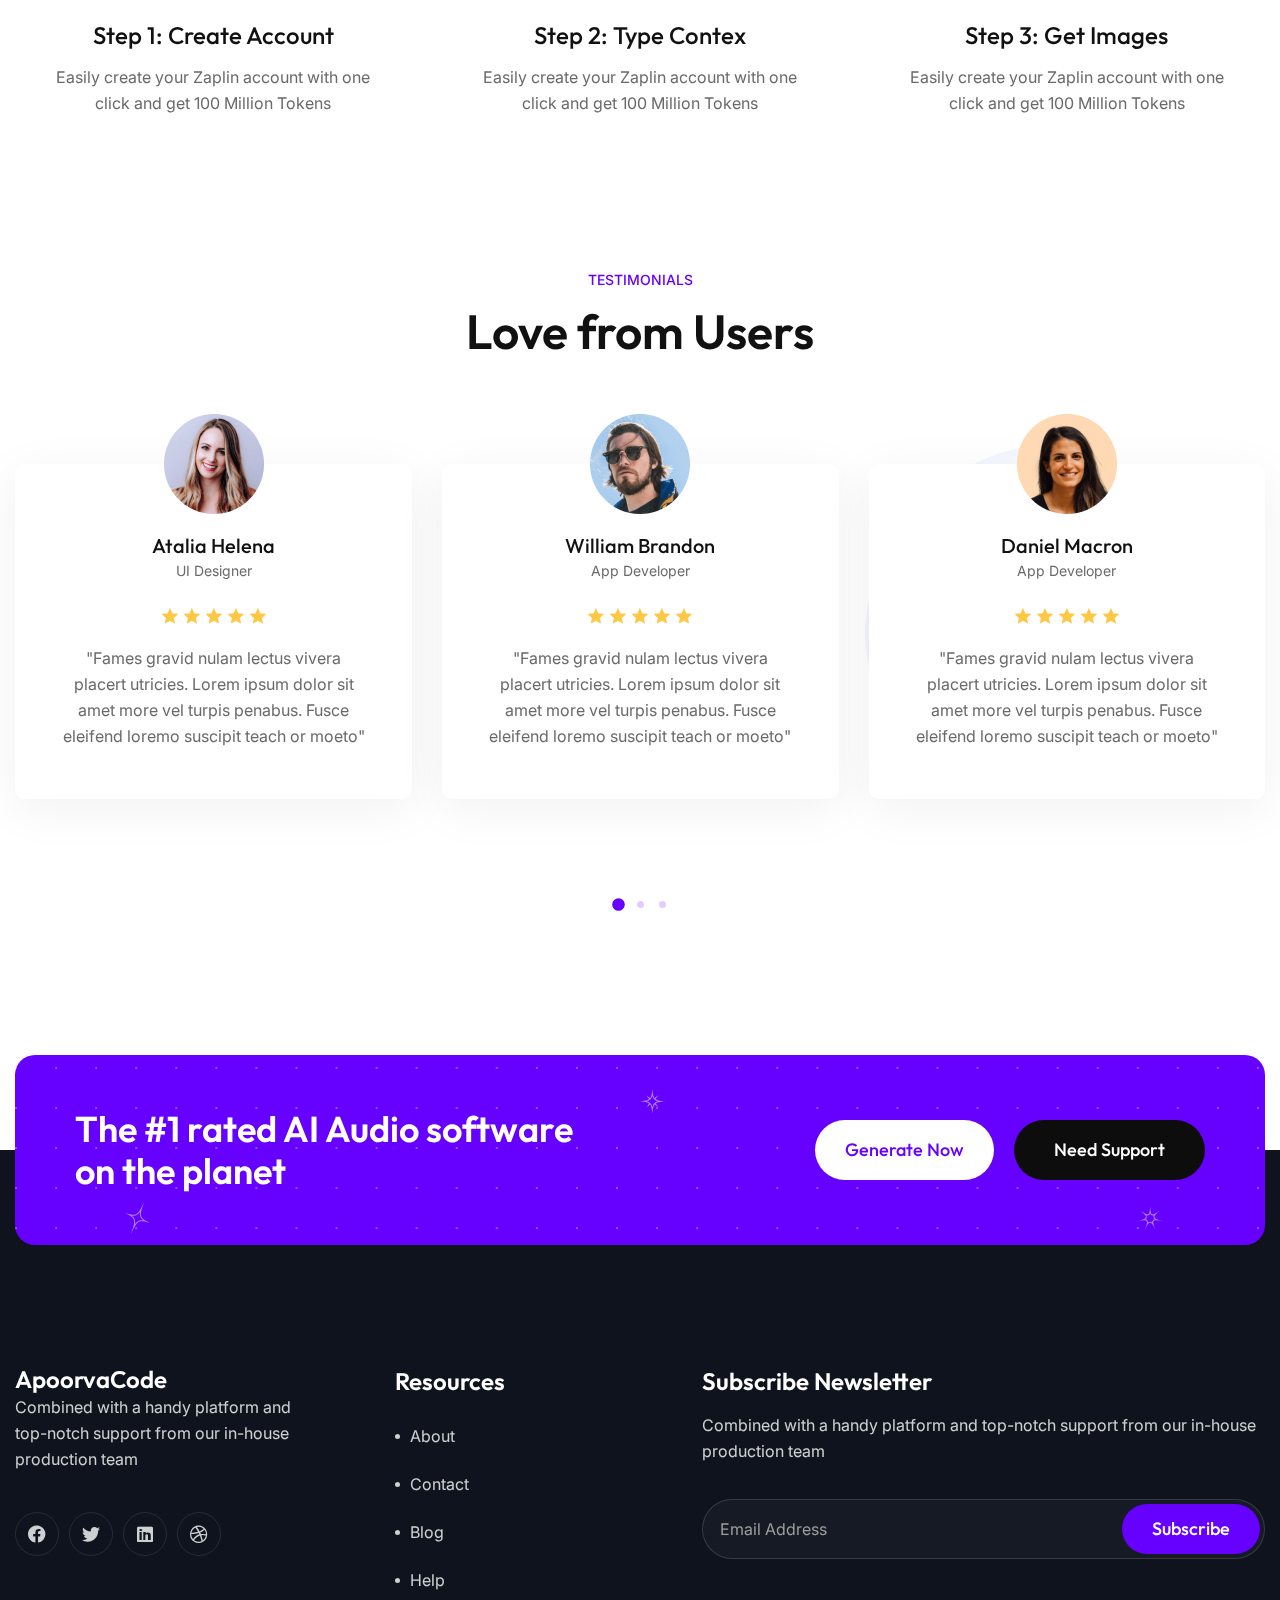
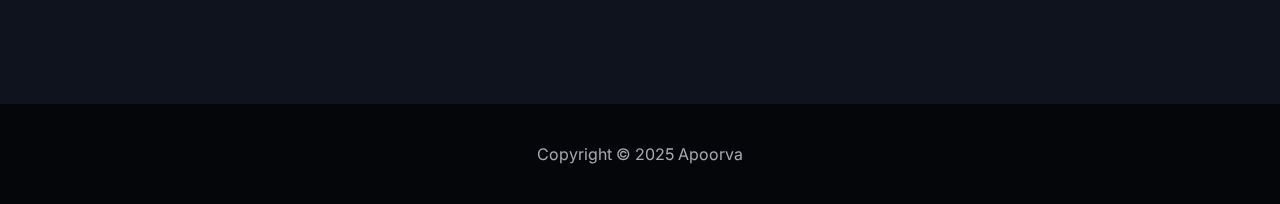
<file: about.html>
<!--
===========================================
ApoorvaCode - Web Development & Digital Solutions
===========================================
Website: https://apoorvacode.dev
Developer: Apoorva

About:
ApoorvaCode is a platform where you can find high-quality website templates, digital tools, and resources. 
We provide professional and user-friendly web solutions.

Services:
- Website Development
- UI/UX Design
- Frontend Development
- Web Templates & Portfolio Source Code
- Digital Marketing Solutions

License Agreement:
------------------
1. This source code is provided for personal and commercial use only.
2. Redistribution or resale of this code without permission is not allowed.
3. Please give proper credit: "Developed by ApoorvaCode"
4. For any customization or queries, feel free to contact us.

Contact:
--------
📧 Email: contact@apoorvacode.dev
🌐 Website: https://apoorvacode.dev
📷 Instagram: instagram/apoorvacode
🎥 YouTube: youtube/@apoorvacode

Thank you for using ApoorvaCode!
-->

<!DOCTYPE html>
<html lang="en">

<head>
<meta charset="utf-8">
<meta http-equiv="X-UA-Compatible" content="IE=edge">
<meta name="viewport" content="width=device-width, initial-scale=1.0, maximum-scale=1.0, user-scalable=0">

<title>ApoorvaCode</title>

<!-- Fav Icon -->
<link rel="icon" href="assets/images/favicon.ico" type="image/x-icon">

<!-- Google Fonts -->
<link href="https://fonts.googleapis.com/css2?family=Outfit:wght@300;400;500;600;700;800;900&amp;display=swap" rel="stylesheet">
<link href="https://fonts.googleapis.com/css2?family=Inter:wght@100;200;300;400;500;600;700;800;900&amp;display=swap" rel="stylesheet">

<!-- Stylesheets -->
<link href="assets/css/font-awesome-all.css" rel="stylesheet">
<link href="assets/css/flaticon.css" rel="stylesheet">
<link href="assets/css/owl.css" rel="stylesheet">
<link href="assets/css/bootstrap.css" rel="stylesheet">
<link href="assets/css/jquery.fancybox.min.css" rel="stylesheet">
<link href="assets/css/animate.css" rel="stylesheet">
<link href="assets/css/aos.css" rel="stylesheet">
<link href="assets/css/nice-select.css" rel="stylesheet">
<link href="assets/css/elpath.css" rel="stylesheet">
<link href="assets/css/color.css" id="jssDefault" rel="stylesheet">
<link href="assets/css/rtl.css" rel="stylesheet">
<link href="assets/css/style.css" rel="stylesheet">
<link href="assets/css/module-css/page-title.css" rel="stylesheet">
<link href="assets/css/module-css/about.css" rel="stylesheet">
<link href="assets/css/module-css/rating.css" rel="stylesheet">
<link href="assets/css/module-css/feature.css" rel="stylesheet">
<link href="assets/css/module-css/glance.css" rel="stylesheet">
<link href="assets/css/module-css/working.css" rel="stylesheet">
<link href="assets/css/module-css/testimonial.css" rel="stylesheet">
<link href="assets/css/module-css/cta.css" rel="stylesheet">
<link href="assets/css/responsive.css" rel="stylesheet">

<style>
/* Dark Theme Styles */
.dark-theme {
    background-color: #1a1a1a;
    color: #ffffff;
}

.dark-theme .header-lower {
    background-color: #2d2d2d;
}

.dark-theme .main-menu .navigation > li > a {
    color: #ffffff;
}

.dark-theme .sticky-header {
    background-color: #2d2d2d;
}

.dark-theme .logo a {
    color: #ffffff !important;
}

.dark-theme .theme-btn.btn-one {
    background-color: #2196F3;
    color: #ffffff;
}

.dark-theme .about-style-three,
.dark-theme .rating-section,
.dark-theme .feature-style-two,
.dark-theme .glance-section,
.dark-theme .working-style-three,
.dark-theme .testimonial-section {
    background-color: #1a1a1a;
}

.dark-theme .feature-block-one .inner-box {
    background-color: #2d2d2d;
}

.dark-theme .testimonial-block-one .inner-box {
    background-color: #2d2d2d;
}

/* Toggle Switch Styles */
.switch {
    position: relative;
    display: inline-block;
    width: 60px;
    height: 30px;
}

.switch input {
    opacity: 0;
    width: 0;
    height: 0;
}

.slider {
    position: absolute;
    cursor: pointer;
    top: 0;
    left: 0;
    right: 0;
    bottom: 0;
    background-color: #ccc;
    transition: .4s;
}

.slider:before {
    position: absolute;
    content: "";
    height: 22px;
    width: 22px;
    left: 4px;
    bottom: 4px;
    background-color: white;
    transition: .4s;
}

input:checked + .slider {
    background-color: #2196F3;
}

input:checked + .slider:before {
    transform: translateX(30px);
}

.slider.round {
    border-radius: 34px;
}

.slider.round:before {
    border-radius: 50%;
}

.theme-toggle {
    display: flex;
    align-items: center;
}
</style>

</head>


<!-- page wrapper -->
<body>

    <div class="boxed_wrapper ltr">



        <!-- main header -->
        <header class="main-header header-style-one">
            <!-- header-lower -->
            <div class="header-lower">
                <div class="auto-container">
                    <div class="outer-box">
                        <div class="logo-box">
                            <h2 class="logo" style="font-size: 24px; margin: 0;"><a href="index.html" style="color: #000;">ApoorvaCode</a></h2>
                        </div>
                        <div class="menu-area">
                            <!--Mobile Navigation Toggler-->
                            <div class="mobile-nav-toggler">
                                <i class="icon-bar"></i>
                                <i class="icon-bar"></i>
                                <i class="icon-bar"></i>
                            </div>
                            <nav class="main-menu navbar-expand-md navbar-light clearfix">
                                <div class="collapse navbar-collapse show clearfix" id="navbarSupportedContent">
                                    <ul class="navigation clearfix">
                                        <li class="dropdown"><a href="index.html">Home</a>
                                            <ul>
                                                <li><a href="index.html">Image Generate</a></li>
                                                <li><a href="index-3.html">Image Generator Dark</a></li>
                                                <li><a href="index-4.html">AI Writer</a></li>
                                                <li><a href="index-5.html">AI Audio</a></li>
                                                <li><a href="index-6.html">AI Video</a></li>
                                                <li><a href="index-7.html">AI Chatbot</a></li>
                                                <li><a href="index-8.html">AI SAAS</a></li>
                                            </ul>
                                        </li>
                                        <li><a href="about.html">About</a></li>
                                        <li class="dropdown"><a href="blog.html">News</a>
                                            <ul>
                                                <li><a href="blog.html">Blog Grid</a></li>
                                                <li><a href="blog-2.html">Blog Standard</a></li>
                                                <li><a href="blog-details.html">Blog Details</a></li>
                                            </ul>
                                        </li>
                                        <li><a href="contact.html">Contact Us</a></li>
                                    </ul>
                                </div>
                            </nav>
                        </div>
                        <div class="menu-right-content">
                            <div class="theme-toggle mr_30">
                                <label class="switch">
                                    <input type="checkbox" id="theme-toggle">
                                    <span class="slider round">
                                        <i class="fas fa-sun" style="color: #FFD700; position: absolute; left: 5px; top: 5px;"></i>
                                    </span>
                                </label>
                            </div>
                            <div class="search-box-outer search-toggler mr_30"><i class="icon-1"></i></div>
                            <div class="btn-box"><a href="#" class="theme-btn btn-one">Account</a></div>
                        </div>
                    </div>
                </div>
            </div>

            <!--sticky Header-->
            <div class="sticky-header">
                <div class="auto-container">
                    <div class="outer-box">
                        <div class="logo-box">
                            <h2 class="logo" style="font-size: 24px; margin: 0;"><a href="index.html" style="color: #000;">ApoorvaCode</a></h2>
                        </div>
                        <div class="menu-area">
                            <nav class="main-menu clearfix">
                                <!--Keep This Empty / Menu will come through Javascript-->
                            </nav>
                        </div>
                        <div class="menu-right-content">
                            <div class="theme-toggle mr_30">
                                <label class="switch">
                                    <input type="checkbox" id="theme-toggle">
                                    <span class="slider round">
                                        <i class="fas fa-sun" style="color: #FFD700; position: absolute; left: 5px; top: 5px;"></i>
                                    </span>
                                </label>
                            </div>
                            <div class="search-box-outer search-toggler mr_30"><i class="icon-1"></i></div>
                            <div class="btn-box"><a href="#" class="theme-btn btn-one">Account</a></div>
                        </div>
                    </div>
                </div>
            </div>
        </header>
        <!-- main-header end -->


        <!-- Mobile Menu  -->
        <div class="mobile-menu">
            <div class="menu-backdrop"></div>
            <div class="close-btn"><i class="fas fa-times"></i></div>
            
            <nav class="menu-box">
                <div class="nav-logo"><h2 style="font-size: 24px; margin: 15px;"><a href="index.html" style="color: #fff;">ApoorvaCode</a></h2></div>
                <div class="menu-outer"><!--Here Menu Will Come Automatically Via Javascript / Same Menu as in Header--></div>
                <div class="contact-info">
                    <h4>Contact Info</h4>
                    <ul>
                        <li>Chicago 12, Melborne City, USA</li>
                        <li><a href="tel:+8801682648101">+88 01682648101</a></li>
                        <li><a href="mailto:info@example.com">info@example.com</a></li>
                    </ul>
                </div>
                <div class="social-links">
                    <ul class="clearfix">
                        <li><a href="https://twitter.com/apoorvacode"><span class="fab fa-twitter"></span></a></li>
                        <li><a href="https://facebook.com/apoorvacode"><span class="fab fa-facebook-square"></span></a></li>
                        <li><a href="https://pinterest.com/apoorvacode"><span class="fab fa-pinterest-p"></span></a></li>
                        <li><a href="https://instagram.com/apoorvacode"><span class="fab fa-instagram"></span></a></li>
                        <li><a href="https://youtube.com/@apoorvacode"><span class="fab fa-youtube"></span></a></li>
                    </ul>
                </div>
            </nav>
        </div><!-- End Mobile Menu -->


        <!-- about-style-three -->
        <section class="about-style-three pb_150">
            <div class="pattern-layer" style="background-image: url(assets/images/shape/shape-67.png);"></div>
            <div class="auto-container">
                <div class="row align-items-center">
                    <div class="col-lg-6 col-md-12 col-sm-12 image-column">
                        <div class="image_block_five">
                            <div class="image-box mr_80">
                                <figure class="image"><img src="assets/images/resource/about-5.jpg" alt=""></figure>
                                <ul class="image-content clearfix">
                                    <li>
                                        <div class="icon"><img src="assets/images/icons/icon-7.png" alt=""></div>
                                        <h6>Manual Subtitle</h6>
                                    </li>
                                    <li class="load">
                                        <div class="icon"><img src="assets/images/icons/icon-8.png" alt=""></div>
                                        <h6>Auto Translate</h6>
                                    </li>
                                    <li>
                                        <button type="button"></button>
                                        <div class="icon"><img src="assets/images/icons/icon-9.png" alt=""></div>
                                        <h6>Upload Texts</h6>
                                    </li>
                                </ul>
                            </div>
                        </div>
                    </div>
                    <div class="col-lg-6 col-md-12 col-sm-12 content-column">
                        <div class="content_block_four">
                            <div class="content-box ml_40">
                                <div class="sec-title mb_25">
                                    <span class="sub-title">AT A GLANCE</span>
                                    <h2>The AI Video Generator at a glance now</h2>
                                </div>
                                <div class="text-box mb_40">
                                    <p>AI isn't here to replace human creativity but it can amplify it and take it even further. So whether you're creating fanart of your favorite anime</p>
                                </div>
                                <div class="inner-box">
                                    <div class="single-item mb_40">
                                        <div class="icon-box"><i class="icon-13"></i></div>
                                        <h3>Keep it simple and be creative</h3>
                                        <p>Easily create your Zaplin account with one click and get</p>
                                    </div>
                                    <div class="single-item">
                                        <div class="icon-box"><i class="icon-14"></i></div>
                                        <h3>Make any changes you need</h3>
                                        <p>Easily create your Zaplin account with one click and get</p>
                                    </div>
                                </div>
                            </div>
                        </div>
                    </div>
                </div>
            </div>
        </section>
        <!-- about-style-three end -->


        <!-- rating-section -->
        <section class="rating-section pb_150">
            <div class="auto-container">
                <div class="inner-container">
                    <div class="row clearfix">
                        <div class="col-lg-4 col-md-6 col-sm-12 rating-block">
                            <div class="rating-block-one">
                                <div class="inner-box">
                                    <div class="icon-box"><img src="assets/images/icons/icon-3.png" alt=""></div>
                                    <h5>Top 100 Software Company</h5>
                                    <ul class="rating-box">
                                        <li><i class="icon-19"></i></li>
                                        <li><i class="icon-19"></i></li>
                                        <li><i class="icon-19"></i></li>
                                        <li><i class="icon-19"></i></li>
                                        <li><i class="icon-19"></i></li>
                                        <li><span>4.7/5</span></li>
                                    </ul>
                                </div>
                            </div>
                        </div>
                        <div class="col-lg-4 col-md-6 col-sm-12 rating-block">
                            <div class="rating-block-one">
                                <div class="inner-box">
                                    <div class="icon-box"><img src="assets/images/icons/icon-4.png" alt=""></div>
                                    <h5>Top 20 Software Products</h5>
                                    <ul class="rating-box">
                                        <li><i class="icon-19"></i></li>
                                        <li><i class="icon-19"></i></li>
                                        <li><i class="icon-19"></i></li>
                                        <li><i class="icon-19"></i></li>
                                        <li><i class="icon-19"></i></li>
                                        <li><span>5.0/5</span></li>
                                    </ul>
                                </div>
                            </div>
                        </div>
                        <div class="col-lg-4 col-md-6 col-sm-12 rating-block">
                            <div class="rating-block-one">
                                <div class="inner-box">
                                    <div class="icon-box"><img src="assets/images/icons/icon-5.png" alt=""></div>
                                    <h5>Top 20 Software Products</h5>
                                    <ul class="rating-box">
                                        <li><i class="icon-19"></i></li>
                                        <li><i class="icon-19"></i></li>
                                        <li><i class="icon-19"></i></li>
                                        <li><i class="icon-19"></i></li>
                                        <li><i class="icon-19"></i></li>
                                        <li><span>4.9/5</span></li>
                                    </ul>
                                </div>
                            </div>
                        </div>
                    </div>
                </div>
            </div>
        </section>
        <!-- rating-section end -->


        <!-- feature-style-two -->
        <section class="feature-style-two pb_120 centred">
            <div class="auto-container">
                <div data-animation-box class="sec-title mb_55">
                    <span data-animation-text class="sub-title overlay-anim-white-bg" data-animation="overlay-animation">Enterprise Ready</span>
                    <h2>Generative Voice AI</h2>
                </div>
                <div class="row clearfix">
                    <div class="col-lg-3 col-md-6 col-sm-12 feature-block">
                        <div class="feature-block-one" data-aos="fade-up" data-aos-easing="linear" data-aos-duration="700">
                            <div class="inner-box">
                                <div class="icon-box"><i class="icon-16"></i></div>
                                <h3><a href="#">Premium Content</a></h3>
                                <p>The gold age less Generative communication here. Revenue Digital Assistants.</p>
                            </div>
                        </div>
                    </div>
                    <div class="col-lg-3 col-md-6 col-sm-12 feature-block">
                        <div class="feature-block-one" data-aos="fade-up" data-aos-easing="linear" data-aos-duration="900">
                            <div class="inner-box">
                                <div class="icon-box"><i class="icon-17"></i></div>
                                <h3><a href="#">Speech to Speech</a></h3>
                                <p>The gold age less Generative communication here. Revenue Digital Assistants.</p>
                            </div>
                        </div>
                    </div>
                    <div class="col-lg-3 col-md-6 col-sm-12 feature-block">
                        <div class="feature-block-one" data-aos="fade-up" data-aos-easing="linear" data-aos-duration="1100">
                            <div class="inner-box">
                                <div class="icon-box"><i class="icon-18"></i></div>
                                <h3><a href="#">Keyword Analysis</a></h3>
                                <p>The gold age less Generative communication here. Revenue Digital Assistants.</p>
                            </div>
                        </div>
                    </div>
                    <div class="col-lg-3 col-md-6 col-sm-12 feature-block">
                        <div class="feature-block-one" data-aos="fade-up" data-aos-easing="linear" data-aos-duration="1300">
                            <div class="inner-box">
                                <div class="icon-box"><i class="icon-21"></i></div>
                                <h3><a href="#">Edit Audio Voice</a></h3>
                                <p>The gold age less Generative communication here. Revenue Digital Assistants.</p>
                            </div>
                        </div>
                    </div>
                </div>
            </div>
        </section>
        <!-- feature-style-two end -->


        <!-- glance-section -->
        <section class="glance-section centred">
            <div class="auto-container">
                <div class="inner-container">
                    <div class="pattern-layer">
                        <div class="pattern-1" style="background-image: url(assets/images/shape/shape-5.png);"></div>
                        <div class="pattern-2" style="background-image: url(assets/images/shape/shape-6.png);"></div>
                        <div class="pattern-3 rotate-me" style="background-image: url(assets/images/shape/shape-7.png);"></div>
                        <div class="pattern-4 rotate-me" style="background-image: url(assets/images/shape/shape-8.png);"></div>
                        <div class="pattern-5 rotate-me" style="background-image: url(assets/images/shape/shape-9.png);"></div>
                    </div>
                    <div class="sec-title light mb_80">
                        <span class="sub-title">AT A GLANCE</span>
                        <h2>The AI Image Generator at <br />a glance now</h2>
                        <p>AI isn't here to replace human creativity but it can amplify it</p>
                    </div>
                    <figure class="image-box"><img src="assets/images/resource/dashboard-1.jpg" alt=""></figure>
                </div>
            </div>
        </section>
        <!-- glance-section end -->


        <!-- working-style-three -->
        <section class="working-style-three about-page centred pt_150 pb_120">
            <div class="pattern-layer">
                <div class="pattern-1 float-bob-y" style="background-image: url(assets/images/shape/shape-39.png);"></div>
                <div class="pattern-2 float-bob-y" style="background-image: url(assets/images/shape/shape-31.png);"></div>
            </div>
            <div class="auto-container">
                <div data-animation-box class="sec-title mb_55">
                    <span data-animation-text class="sub-title overlay-anim-white-bg" data-animation="overlay-animation">How it Works</span>
                    <h2>How to Generate Image</h2>
                </div>
                <div class="upper-box mb_50 p_relative">
                    <div class="image-shape">
                        <div class="shape-1" style="background-image: url(assets/images/shape/shape-36.png);"></div>
                        <div class="shape-2 rotate-me" style="background-image: url(assets/images/shape/shape-37.png);"></div>
                        <div class="shape-3 rotate-me" style="background-image: url(assets/images/shape/shape-38.png);"></div>
                    </div>
                    <div class="video-inner" style="background-image: url(assets/images/resource/video-2.jpg);">
                        <div class="video-btn">
                            <a href="https://www.youtube.com/watch?v=nfP5N9Yc72A&amp;t=28s" class="lightbox-image video-btn" data-caption=""><i class="icon-15"></i></a>
                        </div>    
                    </div>
                </div>
                <div class="row clearfix">
                    <div class="col-lg-4 col-md-6 col-sm-12 working-block">
                        <div class="working-block-two">
                            <div class="inner-box">
                                <div class="shape" style="background-image: url(assets/images/shape/shape-19.png);"></div>
                                <div class="icon-box"><i class="icon-10"></i></div>
                                <h3>Step 1: Create Account</h3>
                                <p>Easily create your Zaplin account with one click and get 100 Million Tokens</p>
                            </div>
                        </div>
                    </div>
                    <div class="col-lg-4 col-md-6 col-sm-12 working-block">
                        <div class="working-block-two">
                            <div class="inner-box">
                                <div class="shape" style="background-image: url(assets/images/shape/shape-19.png);"></div>
                                <div class="icon-box"><i class="icon-11"></i></div>
                                <h3>Step 2: Type Contex</h3>
                                <p>Easily create your Zaplin account with one click and get 100 Million Tokens</p>
                            </div>
                        </div>
                    </div>
                    <div class="col-lg-4 col-md-6 col-sm-12 working-block">
                        <div class="working-block-two">
                            <div class="inner-box">
                                <div class="icon-box"><i class="icon-12"></i></div>
                                <h3>Step 3: Get Images</h3>
                                <p>Easily create your Zaplin account with one click and get 100 Million Tokens</p>
                            </div>
                        </div>
                    </div>
                </div>
            </div>
        </section>
        <!-- working-style-three end -->


        <!-- testimonial-section -->
        <section class="testimonial-section centred pb_140">
            <div class="shape">
                <div class="shape-3" style="background-image: url(assets/images/shape/shape-45.png);"></div>
                <div class="shape-2" style="background-image: url(assets/images/shape/shape-63.png);"></div>
            </div>
            <div class="auto-container">
                <div class="sec-title mb_55">
                    <span class="sub-title">Testimonials</span>
                    <h2>Love from Users</h2>
                </div>
                <div class="three-item-carousel owl-carousel owl-theme owl-nav-none dots-style-one">
                    <div class="testimonial-block-one">
                        <div class="inner-box">
                            <figure class="thumb-box"><img src="assets/images/resource/testimonial-5.png" alt=""></figure>
                            <h4>Atalia Helena</h4>
                            <span class="designation">UI Designer</span>
                            <ul class="rating">
                                <li><i class="icon-19"></i></li>
                                <li><i class="icon-19"></i></li>
                                <li><i class="icon-19"></i></li>
                                <li><i class="icon-19"></i></li>
                                <li><i class="icon-19"></i></li>
                            </ul>
                            <p>"Fames gravid nulam lectus vivera placert utricies. Lorem ipsum dolor sit amet  more vel turpis penabus. Fusce eleifend loremo suscipit teach or moeto"</p>
                        </div>
                    </div>
                    <div class="testimonial-block-one">
                        <div class="inner-box">
                            <figure class="thumb-box"><img src="assets/images/resource/testimonial-6.png" alt=""></figure>
                            <h4>William Brandon</h4>
                            <span class="designation">App Developer</span>
                            <ul class="rating">
                                <li><i class="icon-19"></i></li>
                                <li><i class="icon-19"></i></li>
                                <li><i class="icon-19"></i></li>
                                <li><i class="icon-19"></i></li>
                                <li><i class="icon-19"></i></li>
                            </ul>
                            <p>"Fames gravid nulam lectus vivera placert utricies. Lorem ipsum dolor sit amet  more vel turpis penabus. Fusce eleifend loremo suscipit teach or moeto"</p>
                        </div>
                    </div>
                    <div class="testimonial-block-one">
                        <div class="inner-box">
                            <figure class="thumb-box"><img src="assets/images/resource/testimonial-7.png" alt=""></figure>
                            <h4>Daniel Macron</h4>
                            <span class="designation">App Developer</span>
                            <ul class="rating">
                                <li><i class="icon-19"></i></li>
                                <li><i class="icon-19"></i></li>
                                <li><i class="icon-19"></i></li>
                                <li><i class="icon-19"></i></li>
                                <li><i class="icon-19"></i></li>
                            </ul>
                            <p>"Fames gravid nulam lectus vivera placert utricies. Lorem ipsum dolor sit amet  more vel turpis penabus. Fusce eleifend loremo suscipit teach or moeto"</p>
                        </div>
                    </div>
                    <div class="testimonial-block-one">
                        <div class="inner-box">
                            <figure class="thumb-box"><img src="assets/images/resource/testimonial-5.png" alt=""></figure>
                            <h4>Atalia Helena</h4>
                            <span class="designation">UI Designer</span>
                            <ul class="rating">
                                <li><i class="icon-19"></i></li>
                                <li><i class="icon-19"></i></li>
                                <li><i class="icon-19"></i></li>
                                <li><i class="icon-19"></i></li>
                                <li><i class="icon-19"></i></li>
                            </ul>
                            <p>"Fames gravid nulam lectus vivera placert utricies. Lorem ipsum dolor sit amet  more vel turpis penabus. Fusce eleifend loremo suscipit teach or moeto"</p>
                        </div>
                    </div>
                    <div class="testimonial-block-one">
                        <div class="inner-box">
                            <figure class="thumb-box"><img src="assets/images/resource/testimonial-6.png" alt=""></figure>
                            <h4>William Brandon</h4>
                            <span class="designation">App Developer</span>
                            <ul class="rating">
                                <li><i class="icon-19"></i></li>
                                <li><i class="icon-19"></i></li>
                                <li><i class="icon-19"></i></li>
                                <li><i class="icon-19"></i></li>
                                <li><i class="icon-19"></i></li>
                            </ul>
                            <p>"Fames gravid nulam lectus vivera placert utricies. Lorem ipsum dolor sit amet  more vel turpis penabus. Fusce eleifend loremo suscipit teach or moeto"</p>
                        </div>
                    </div>
                    <div class="testimonial-block-one">
                        <div class="inner-box">
                            <figure class="thumb-box"><img src="assets/images/resource/testimonial-7.png" alt=""></figure>
                            <h4>Daniel Macron</h4>
                            <span class="designation">App Developer</span>
                            <ul class="rating">
                                <li><i class="icon-19"></i></li>
                                <li><i class="icon-19"></i></li>
                                <li><i class="icon-19"></i></li>
                                <li><i class="icon-19"></i></li>
                                <li><i class="icon-19"></i></li>
                            </ul>
                            <p>"Fames gravid nulam lectus vivera placert utricies. Lorem ipsum dolor sit amet  more vel turpis penabus. Fusce eleifend loremo suscipit teach or moeto"</p>
                        </div>
                    </div>
                    <div class="testimonial-block-one">
                        <div class="inner-box">
                            <figure class="thumb-box"><img src="assets/images/resource/testimonial-5.png" alt=""></figure>
                            <h4>Atalia Helena</h4>
                            <span class="designation">UI Designer</span>
                            <ul class="rating">
                                <li><i class="icon-19"></i></li>
                                <li><i class="icon-19"></i></li>
                                <li><i class="icon-19"></i></li>
                                <li><i class="icon-19"></i></li>
                                <li><i class="icon-19"></i></li>
                            </ul>
                            <p>"Fames gravid nulam lectus vivera placert utricies. Lorem ipsum dolor sit amet  more vel turpis penabus. Fusce eleifend loremo suscipit teach or moeto"</p>
                        </div>
                    </div>
                    <div class="testimonial-block-one">
                        <div class="inner-box">
                            <figure class="thumb-box"><img src="assets/images/resource/testimonial-6.png" alt=""></figure>
                            <h4>William Brandon</h4>
                            <span class="designation">App Developer</span>
                            <ul class="rating">
                                <li><i class="icon-19"></i></li>
                                <li><i class="icon-19"></i></li>
                                <li><i class="icon-19"></i></li>
                                <li><i class="icon-19"></i></li>
                                <li><i class="icon-19"></i></li>
                            </ul>
                            <p>"Fames gravid nulam lectus vivera placert utricies. Lorem ipsum dolor sit amet  more vel turpis penabus. Fusce eleifend loremo suscipit teach or moeto"</p>
                        </div>
                    </div>
                    <div class="testimonial-block-one">
                        <div class="inner-box">
                            <figure class="thumb-box"><img src="assets/images/resource/testimonial-7.png" alt=""></figure>
                            <h4>Daniel Macron</h4>
                            <span class="designation">App Developer</span>
                            <ul class="rating">
                                <li><i class="icon-19"></i></li>
                                <li><i class="icon-19"></i></li>
                                <li><i class="icon-19"></i></li>
                                <li><i class="icon-19"></i></li>
                                <li><i class="icon-19"></i></li>
                            </ul>
                            <p>"Fames gravid nulam lectus vivera placert utricies. Lorem ipsum dolor sit amet  more vel turpis penabus. Fusce eleifend loremo suscipit teach or moeto"</p>
                        </div>
                    </div>
                </div>
            </div>
        </section>
        <!-- testimonial-section end -->


        <!-- cta-section -->
        <section class="cta-section">
            <div class="bg-color"></div>
            <div class="auto-container">
                <div class="inner-container">
                    <div class="pattern-layer">
                        <div class="pattern-1" style="background-image: url(assets/images/shape/shape-23.png);"></div>
                        <div class="pattern-2 rotate-me" style="background-image: url(assets/images/shape/shape-24.png);"></div>
                        <div class="pattern-3 rotate-me" style="background-image: url(assets/images/shape/shape-25.png);"></div>
                        <div class="pattern-4 rotate-me" style="background-image: url(assets/images/shape/shape-26.png);"></div>
                    </div>
                    <div class="inner-box">
                        <h2>The #1 rated AI Audio software <br />on the planet</h2>
                        <div class="btn-box">
                            <a href="#" class="theme-btn btn-two mr_20">Generate Now</a>
                            <a href="#" class="theme-btn btn-one">Need Support</a>
                        </div>
                    </div>
                </div>
            </div>
        </section>
        <!-- cta-section end -->


        <!-- main-footer -->
        <footer class="main-footer">
            <div class="auto-container">
                <div class="widget-section">
                    <div class="row clearfix">
                        <div class="col-lg-3 col-md-6 col-sm-12 footer-column">
                            <div class="footer-widget logo-widget">
                                <h2 class="footer-logo" style="font-size: 24px; margin: 0;"><a href="index.html" style="color: #fff;">ApoorvaCode</a></h2>
                                <p>Combined with a handy platform and top-notch support from our in-house production team</p>
                                <ul class="social-links clearfix">
                                    <li><a href="#"><i class="fa-brands fa-facebook"></i></a></li>
                                    <li><a href="#"><i class="fa-brands fa-twitter"></i></a></li>
                                    <li><a href="#"><i class="fa-brands fa-linkedin"></i></a></li>
                                    <li><a href="#"><i class="fa-brands fa-dribbble"></i></a></li>
                                </ul>
                            </div>
                        </div>
                        <div class="col-lg-4 col-md-6 col-sm-12 footer-column">
                            <div class="footer-widget links-widget ml_60">
                                <div class="widget-title">
                                    <h3>Resources</h3> 
                                </div>
                                <div class="widget-content">
                                    <ul class="links-list clearfix">
                                        <li><a href="about.html">About</a></li>
                                        <li><a href="contact.html">Contact</a></li>
                                        <li><a href="blog.html">Blog</a></li>
                                        <li><a href="#">Help</a></li>
                                    </ul>
                                </div>
                            </div>
                        </div>
                        <div class="col-lg-5 col-md-6 col-sm-12 footer-column">
                            <div class="footer-widget subscribe-widget">
                                <div class="widget-title">
                                    <h3>Subscribe Newsletter</h3> 
                                </div>
                                <div class="widget-content">
                                    <p>Combined with a handy platform and top-notch support from our in-house production team</p>
                                    <div class="form-inner">
                                        <form method="post">
                                            <div class="form-group">
                                                <input type="email" name="email" placeholder="Email Address" required>
                                                <button type="submit" class="theme-btn btn-one">Subscribe</button>
                                            </div>
                                        </form>
                                    </div>
                                </div>
                            </div>
                        </div>
                    </div>
                </div>
            </div>
            <div class="footer-bottom centred">
                <div class="auto-container">
                    <div class="copyright"><p>Copyright © 2025 Apoorva</p></div>
                </div>
            </div>
        </footer>
        <!-- main-footer end -->



        <!--Scroll to top-->
        <div class="scroll-to-top">
            <div>
                <div class="scroll-top-inner">
                    <div class="scroll-bar">
                        <div class="bar-inner"></div>
                    </div>
                    <div class="scroll-bar-text">Go To Top</div>
                </div>
            </div>
        </div>
        <!-- Scroll to top end -->
        
    </div>


    <!-- jequery plugins -->
    <script src="assets/js/jquery.js"></script>
    <script src="assets/js/bootstrap.min.js"></script>
    <script src="assets/js/owl.js"></script>
    <script src="assets/js/wow.js"></script>
    <script src="assets/js/jquery.fancybox.js"></script>
    <script src="assets/js/appear.js"></script>
    <script src="assets/js/isotope.js"></script>
    <script src="assets/js/jquery.nice-select.min.js"></script>
    <script src="assets/js/aos.js"></script>
    <script src="assets/js/plugins.js"></script>

    <!-- main-js -->
    <script src="assets/js/script.js"></script>

    <script>
    // Add this to your existing scripts
    document.getElementById('theme-toggle').addEventListener('change', function() {
        document.body.classList.toggle('dark-theme');
    });
    </script>

</body><!-- End of .page_wrapper -->

</html>
</file>
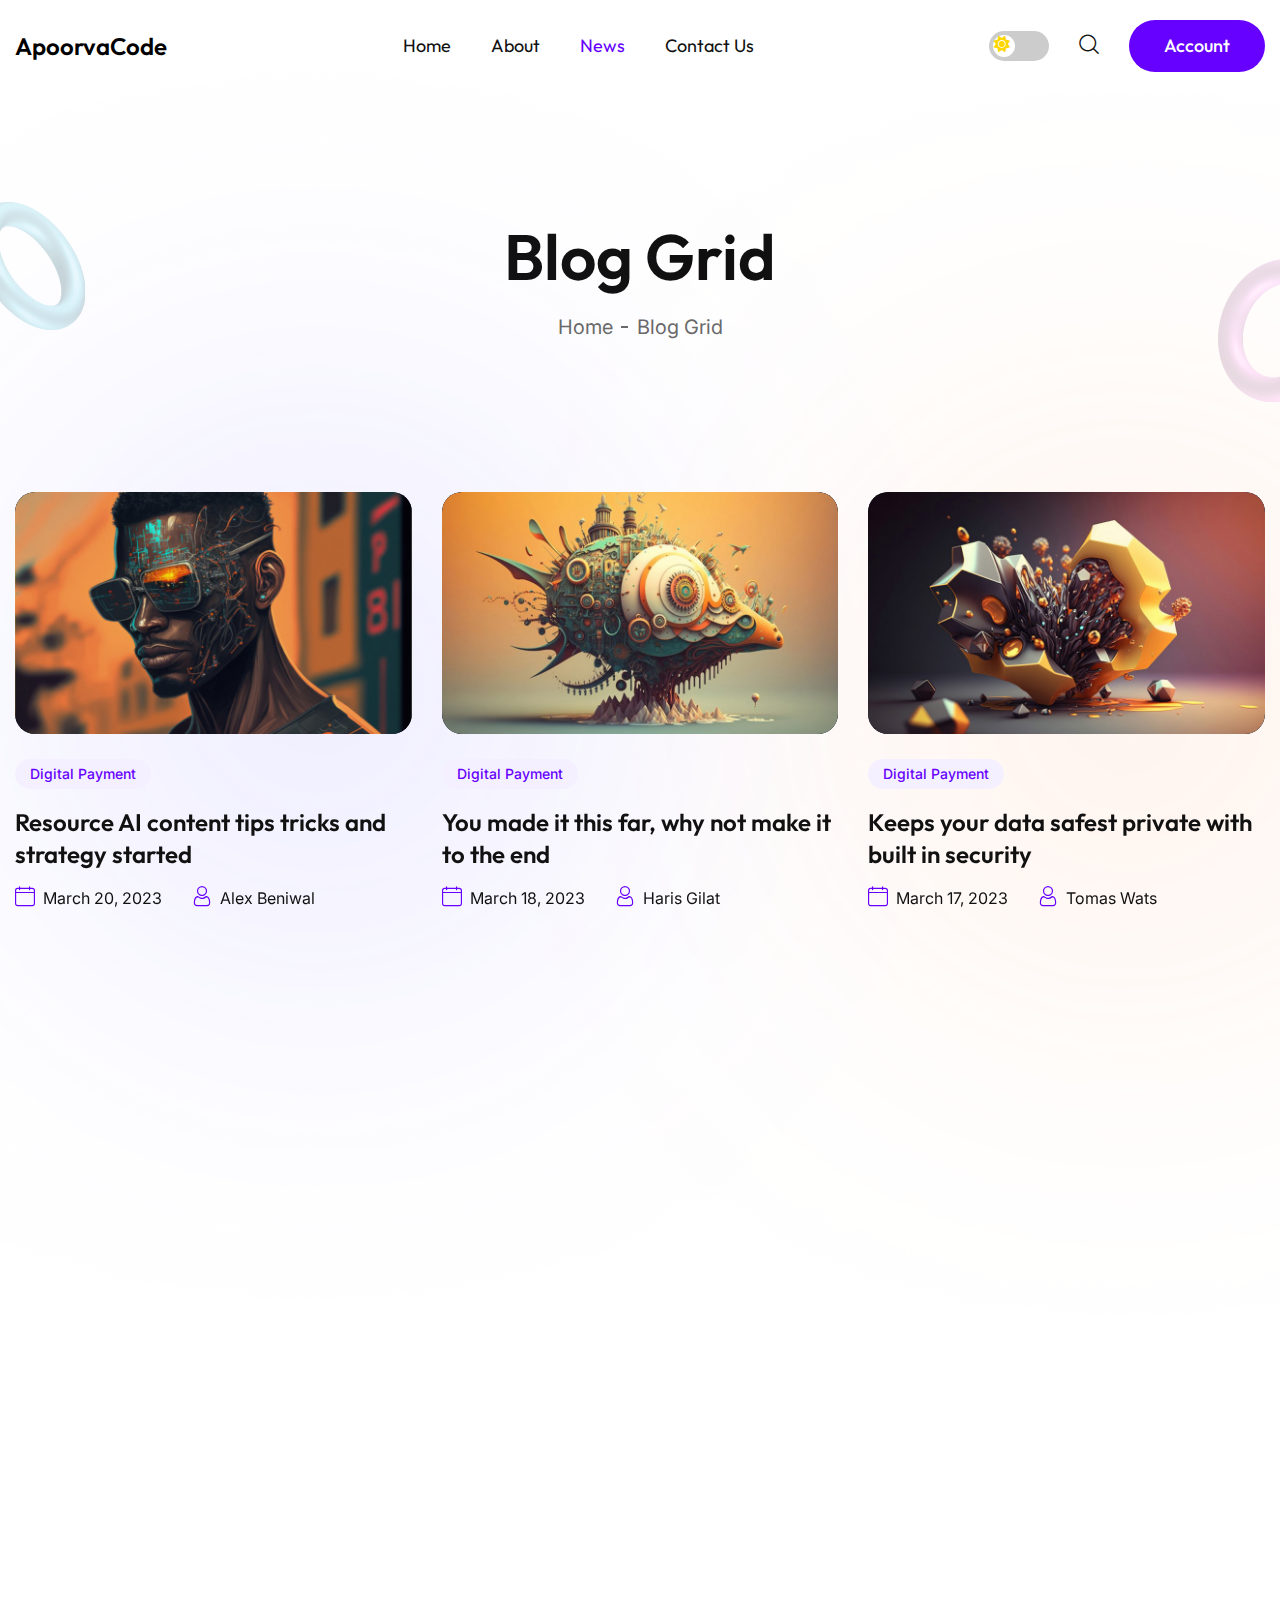
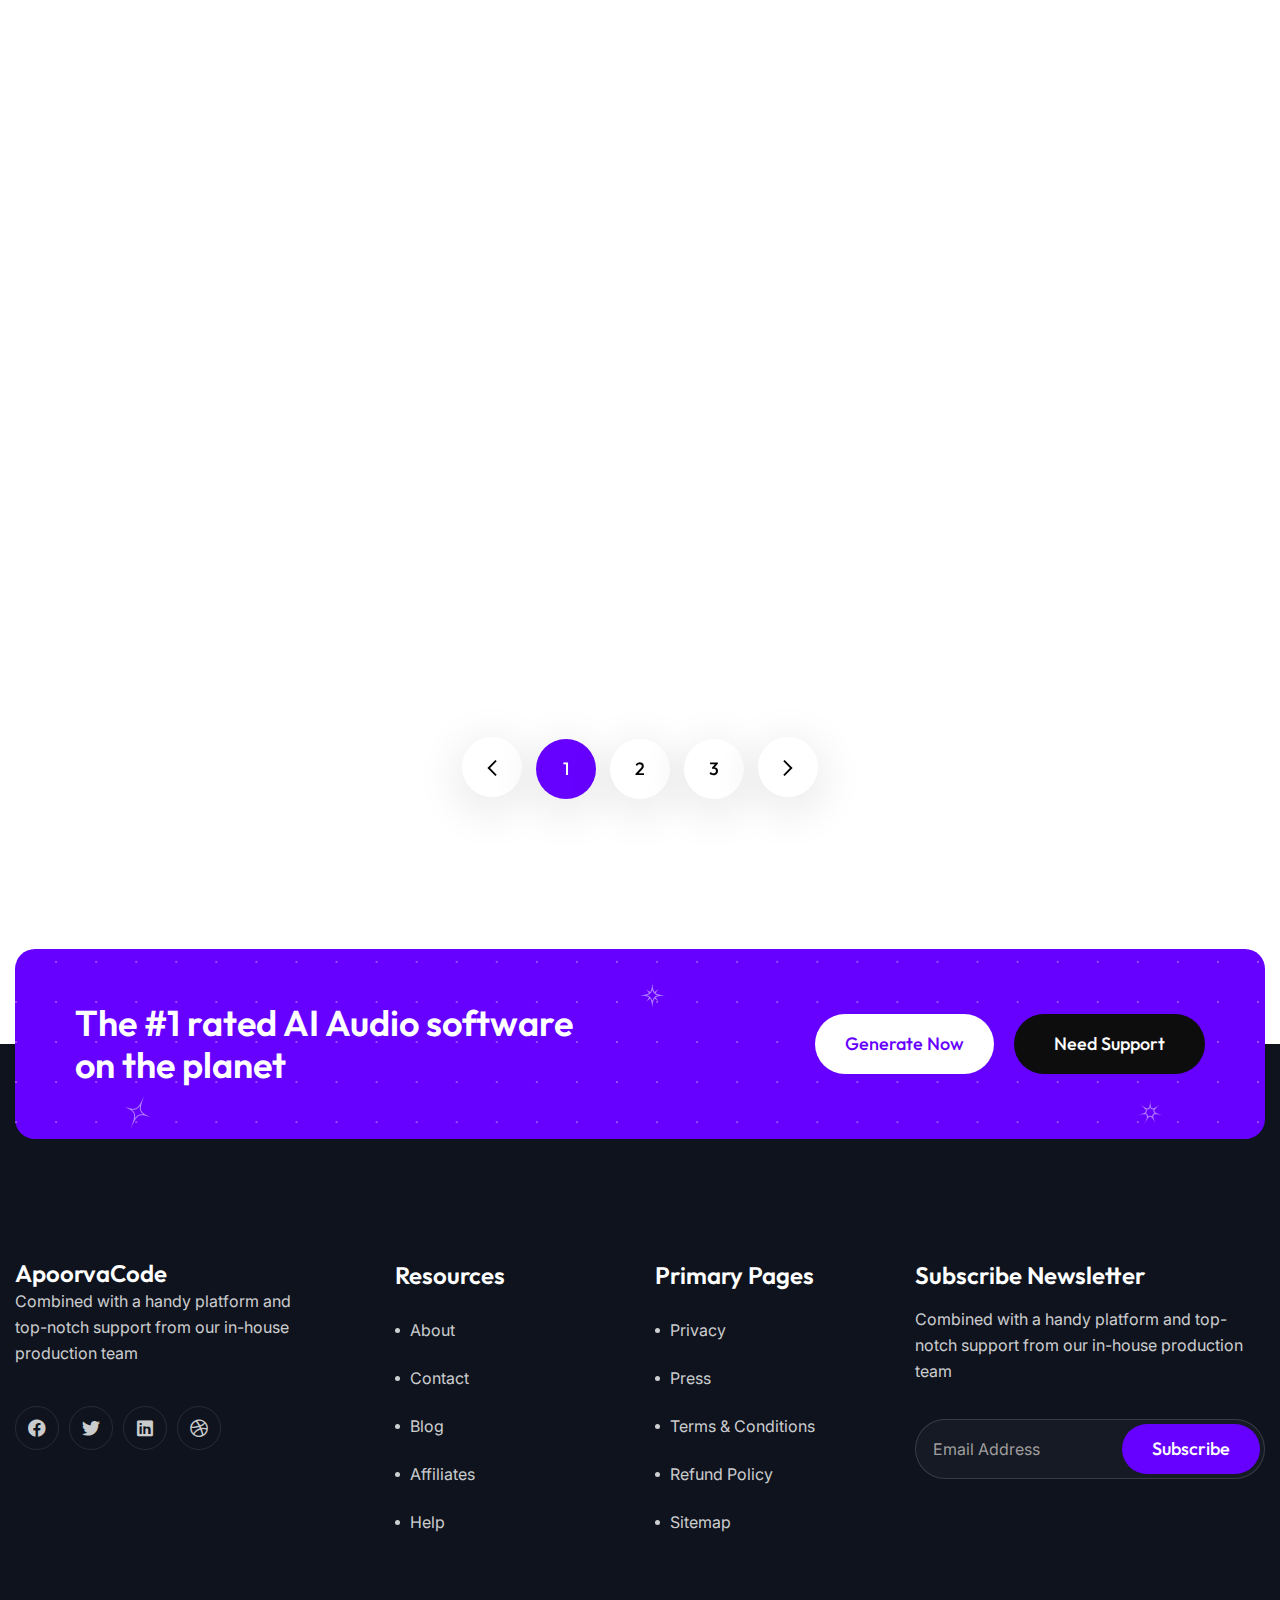
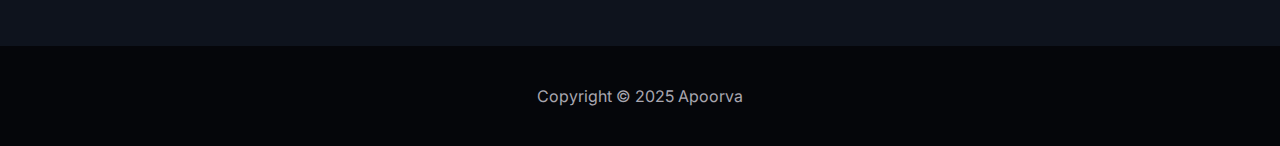
<file: blog.html>
<!--
===========================================
ApoorvaCode - Web Development & Digital Solutions
===========================================
Website: https://apoorvacode.dev
Developer: Apoorva

About:
ApoorvaCode is a platform where you can find high-quality website templates, digital tools, and resources. 
We provide professional and user-friendly web solutions.

Services:
- Website Development
- UI/UX Design
- Frontend Development
- Web Templates & Portfolio Source Code
- Digital Marketing Solutions

License Agreement:
------------------
1. This source code is provided for personal and commercial use only.
2. Redistribution or resale of this code without permission is not allowed.
3. Please give proper credit: "Developed by ApoorvaCode"
4. For any customization or queries, feel free to contact us.

Contact:
--------
📧 Email: contact@apoorvacode.dev
🌐 Website: https://apoorvacode.dev
📷 Instagram: instagram/apoorvacode
🎥 YouTube: youtube/@apoorvacode

Thank you for using ApoorvaCode!
-->

<!DOCTYPE html>
<html lang="en">

<head>
<meta charset="utf-8">
<meta http-equiv="X-UA-Compatible" content="IE=edge">
<meta name="viewport" content="width=device-width, initial-scale=1.0, maximum-scale=1.0, user-scalable=0">

<title>ApoorvaCode</title>

<!-- Fav Icon -->
<link rel="icon" href="assets/images/favicon.ico" type="image/x-icon">

<!-- Google Fonts -->
<link href="https://fonts.googleapis.com/css2?family=Outfit:wght@300;400;500;600;700;800;900&amp;display=swap" rel="stylesheet">
<link href="https://fonts.googleapis.com/css2?family=Inter:wght@100;200;300;400;500;600;700;800;900&amp;display=swap" rel="stylesheet">

<!-- Stylesheets -->
<link href="assets/css/font-awesome-all.css" rel="stylesheet">
<link href="assets/css/flaticon.css" rel="stylesheet">
<link href="assets/css/owl.css" rel="stylesheet">
<link href="assets/css/bootstrap.css" rel="stylesheet">
<link href="assets/css/jquery.fancybox.min.css" rel="stylesheet">
<link href="assets/css/animate.css" rel="stylesheet">
<link href="assets/css/aos.css" rel="stylesheet">
<link href="assets/css/jquery-ui.css" rel="stylesheet">
<link href="assets/css/nice-select.css" rel="stylesheet">
<link href="assets/css/elpath.css" rel="stylesheet">
<link href="assets/css/color.css" id="jssDefault" rel="stylesheet">
<link href="assets/css/rtl.css" rel="stylesheet">
<link href="assets/css/style.css" rel="stylesheet">
<link href="assets/css/module-css/page-title.css" rel="stylesheet">
<link href="assets/css/module-css/news.css" rel="stylesheet">
<link href="assets/css/module-css/cta.css" rel="stylesheet">
<link href="assets/css/responsive.css" rel="stylesheet">

<style>
/* Toggle Switch Styles */
.switch {
    position: relative;
    display: inline-block;
    width: 60px;
    height: 30px;
}

.switch input {
    opacity: 0;
    width: 0;
    height: 0;
}

.slider {
    position: absolute;
    cursor: pointer;
    top: 0;
    left: 0;
    right: 0;
    bottom: 0;
    background-color: #ccc;
    transition: .4s;
}

.slider:before {
    position: absolute;
    content: "";
    height: 22px;
    width: 22px;
    left: 4px;
    bottom: 4px;
    background-color: white;
    transition: .4s;
}

input:checked + .slider {
    background-color: #2196F3;
}

input:checked + .slider:before {
    transform: translateX(30px);
}

.slider.round {
    border-radius: 34px;
}

.slider.round:before {
    border-radius: 50%;
}

.theme-toggle {
    display: flex;
    align-items: center;
}

/* Dark Theme Styles */
.dark-theme {
    background-color: #1a1a1a;
    color: #ffffff;
}

.dark-theme .header-lower {
    background-color: #2d2d2d;
}

.dark-theme .main-menu .navigation > li > a {
    color: #ffffff;
}

.dark-theme .sticky-header {
    background-color: #2d2d2d;
}

.dark-theme .logo a {
    color: #ffffff !important;
}

.dark-theme .theme-btn.btn-one {
    background-color: #2196F3;
    color: #ffffff;
}

.dark-theme .news-block-one .inner-box {
    background-color: #2d2d2d;
}

.dark-theme .lower-content h3 a {
    color: #ffffff;
}

.dark-theme .post-info li,
.dark-theme .post-info li a {
    color: #ffffff;
}
</style>

</head>


<!-- page wrapper -->
<body>

    <div class="boxed_wrapper ltr">




        <!-- main header -->
        <header class="main-header header-style-one">
            <!-- header-lower -->
            <div class="header-lower">  
                <div class="auto-container">
                    <div class="outer-box">
                        <div class="logo-box">
                            <h2 class="logo" style="font-size: 24px; margin: 0;"><a href="index.html" style="color: #000;">ApoorvaCode</a></h2>
                        </div>
                        <div class="menu-area">
                            <!--Mobile Navigation Toggler-->
                            <div class="mobile-nav-toggler">
                                <i class="icon-bar"></i>
                                <i class="icon-bar"></i>
                                <i class="icon-bar"></i>
                            </div>
                            <nav class="main-menu navbar-expand-md navbar-light clearfix">
                                <div class="collapse navbar-collapse show clearfix" id="navbarSupportedContent">
                                    <ul class="navigation clearfix">
                                        <li class="dropdown"><a href="index.html">Home</a>
                                            <ul>
                                                <li><a href="index.html">Image Generate</a></li>
                                                <li><a href="index-3.html">Image Generator Dark</a></li>
                                                <li><a href="index-4.html">AI Writer</a></li>
                                                <li><a href="index-5.html">AI Audio</a></li>
                                                <li><a href="index-6.html">AI Video</a></li>
                                                <li><a href="index-7.html">AI Chatbot</a></li>
                                                <li><a href="index-8.html">AI SAAS</a></li>
                                            </ul>
                                        </li> 
                                        <li><a href="about.html">About</a></li>
                                        <li class="current dropdown"><a href="blog.html">News</a>
                                            <ul>
                                                <li><a href="blog.html">Blog Grid</a></li>
                                                <li><a href="blog-2.html">Blog Standard</a></li>
                                                <li><a href="blog-details.html">Blog Details</a></li>
                                            </ul>
                                        </li>  
                                        <li><a href="contact.html">Contact Us</a></li> 
                                    </ul>
                                </div>
                            </nav>
                        </div>
                        <div class="menu-right-content">
                            <div class="theme-toggle mr_30">
                                <label class="switch">
                                    <input type="checkbox" id="theme-toggle">
                                    <span class="slider round">
                                        <i class="fas fa-sun" style="color: #FFD700; position: absolute; left: 5px; top: 5px;"></i>
                                    </span>
                                </label>
                            </div>
                            <div class="search-box-outer search-toggler mr_30"><i class="icon-1"></i></div>
                            <div class="btn-box"><a href="#" class="theme-btn btn-one">Account</a></div>
                        </div>
                    </div>
                </div>
            </div>

            <!--sticky Header-->
            <div class="sticky-header">
                <div class="auto-container">
                    <div class="outer-box">
                        <div class="logo-box">
                            <h2 class="logo" style="font-size: 24px; margin: 0;"><a href="index.html" style="color: #000;">ApoorvaCode</a></h2>
                        </div>
                        <div class="menu-area">
                            <nav class="main-menu clearfix">
                                <!--Keep This Empty / Menu will come through Javascript-->
                            </nav>
                        </div>
                        <div class="menu-right-content">
                            <div class="theme-toggle mr_30">
                                <label class="switch">
                                    <input type="checkbox" id="theme-toggle">
                                    <span class="slider round">
                                        <i class="fas fa-sun" style="color: #FFD700; position: absolute; left: 5px; top: 5px;"></i>
                                    </span>
                                </label>
                            </div>
                            <div class="search-box-outer search-toggler mr_30"><i class="icon-1"></i></div>
                            <div class="btn-box"><a href="#" class="theme-btn btn-one">Account</a></div>
                        </div>
                    </div>
                </div>
            </div>
        </header>
        <!-- main-header end -->


        <!-- Mobile Menu  -->
        <div class="mobile-menu">
            <div class="menu-backdrop"></div>
            <div class="close-btn"><i class="fas fa-times"></i></div>
            
            <nav class="menu-box">
                <div class="nav-logo"><h2 style="font-size: 24px; margin: 15px;"><a href="index.html" style="color: #fff;">ApoorvaCode</a></h2></div>
                <div class="menu-outer"><!--Here Menu Will Come Automatically Via Javascript / Same Menu as in Header--></div>
                <div class="contact-info">
                    <h4>Contact Info</h4>
                    <ul>
                        <li>Chicago 12, Melborne City, USA</li>
                        <li><a href="tel:+8801682648101">+88 01682648101</a></li>
                        <li><a href="mailto:info@example.com">info@example.com</a></li>
                    </ul>
                </div>
                <div class="social-links">
                    <ul class="clearfix">
                        <li><a href="#"><span class="fab fa-twitter"></span></a></li>
                        <li><a href="#"><span class="fab fa-facebook-square"></span></a></li>
                        <li><a href="#"><span class="fab fa-pinterest-p"></span></a></li>
                        <li><a href="#"><span class="fab fa-instagram"></span></a></li>
                        <li><a href="#"><span class="fab fa-youtube"></span></a></li>
                    </ul>
                </div>
            </nav>
        </div><!-- End Mobile Menu -->


        <!-- page-title -->
        <section class="page-title centred pt_130 pb_150">
            <div class="pattern-layer">
                <div class="pattern-1" style="background-image: url(assets/images/shape/shape-64.png);"></div>
                <div class="pattern-2" style="background-image: url(assets/images/shape/shape-65.png);"></div>
            </div>
            <div class="auto-container">
                <div class="content-box">
                    <h1>Blog Grid</h1>
                    <ul class="bread-crumb mt_20 clearfix">
                        <li><a href="index.html">Home</a></li>
                        <li>Blog Grid</li>
                    </ul>
                </div>
            </div>
        </section>
        <!-- page-title end -->



        <!-- news-section -->
        <section class="news-section pb_120">
            <div class="default-pattern">
                <div class="pattern-1" style="background-image: url(assets/images/shape/shape-68.png);"></div>
                <div class="pattern-2" style="background-image: url(assets/images/shape/shape-69.png);"></div>
            </div>
            <div class="auto-container">
                <div class="row clearfix">
                    <div class="col-lg-4 col-md-6 col-sm-12 news-block">
                        <div class="news-block-one" data-aos="fade-up" data-aos-easing="linear" data-aos-duration="700">
                            <div class="inner-box">
                                <figure class="image-box"><a href="blog-details.html"><img src="assets/images/news/news-1.jpg" alt=""></a></figure>
                                <div class="lower-content">
                                    <span class="category">Digital Payment</span>
                                    <h3><a href="blog-details.html">Resource AI content tips tricks and strategy started</a></h3>
                                    <ul class="post-info">
                                        <li><i class="icon-7"></i>March 20, 2023</li>
                                        <li><i class="icon-8"></i><a href="blog-details.html">Alex Beniwal</a></li>
                                    </ul>
                                </div>
                            </div>
                        </div>
                    </div>
                    <div class="col-lg-4 col-md-6 col-sm-12 news-block">
                        <div class="news-block-one" data-aos="fade-up" data-aos-easing="linear" data-aos-duration="900">
                            <div class="inner-box">
                                <figure class="image-box"><a href="blog-details.html"><img src="assets/images/news/news-2.jpg" alt=""></a></figure>
                                <div class="lower-content">
                                    <span class="category">Digital Payment</span>
                                    <h3><a href="blog-details.html">You made it this far, why not make it to the end</a></h3>
                                    <ul class="post-info">
                                        <li><i class="icon-7"></i>March 18, 2023</li>
                                        <li><i class="icon-8"></i><a href="blog-details.html">Haris Gilat</a></li>
                                    </ul>
                                </div>
                            </div>
                        </div>
                    </div>
                    <div class="col-lg-4 col-md-6 col-sm-12 news-block">
                        <div class="news-block-one" data-aos="fade-up" data-aos-easing="linear" data-aos-duration="1100">
                            <div class="inner-box">
                                <figure class="image-box"><a href="blog-details.html"><img src="assets/images/news/news-3.jpg" alt=""></a></figure>
                                <div class="lower-content">
                                    <span class="category">Digital Payment</span>
                                    <h3><a href="blog-details.html">Keeps your data safest private with built in security</a></h3>
                                    <ul class="post-info">
                                        <li><i class="icon-7"></i>March 17, 2023</li>
                                        <li><i class="icon-8"></i><a href="blog-details.html">Tomas Wats</a></li>
                                    </ul>
                                </div>
                            </div>
                        </div>
                    </div>
                    <div class="col-lg-4 col-md-6 col-sm-12 news-block">
                        <div class="news-block-one" data-aos="fade-up" data-aos-easing="linear" data-aos-duration="700">
                            <div class="inner-box">
                                <figure class="image-box"><a href="blog-details.html"><img src="assets/images/news/news-7.jpg" alt=""></a></figure>
                                <div class="lower-content">
                                    <span class="category">Digital Payment</span>
                                    <h3><a href="blog-details.html">Resource AI content tips tricks and strategy started</a></h3>
                                    <ul class="post-info">
                                        <li><i class="icon-7"></i>March 20, 2023</li>
                                        <li><i class="icon-8"></i><a href="blog-details.html">Alex Beniwal</a></li>
                                    </ul>
                                </div>
                            </div>
                        </div>
                    </div>
                    <div class="col-lg-4 col-md-6 col-sm-12 news-block">
                        <div class="news-block-one" data-aos="fade-up" data-aos-easing="linear" data-aos-duration="900">
                            <div class="inner-box">
                                <figure class="image-box"><a href="blog-details.html"><img src="assets/images/news/news-8.jpg" alt=""></a></figure>
                                <div class="lower-content">
                                    <span class="category">Digital Payment</span>
                                    <h3><a href="blog-details.html">You made it this far, why not make it to the end</a></h3>
                                    <ul class="post-info">
                                        <li><i class="icon-7"></i>March 18, 2023</li>
                                        <li><i class="icon-8"></i><a href="blog-details.html">Haris Gilat</a></li>
                                    </ul>
                                </div>
                            </div>
                        </div>
                    </div>
                    <div class="col-lg-4 col-md-6 col-sm-12 news-block">
                        <div class="news-block-one" data-aos="fade-up" data-aos-easing="linear" data-aos-duration="1100">
                            <div class="inner-box">
                                <figure class="image-box"><a href="blog-details.html"><img src="assets/images/news/news-9.jpg" alt=""></a></figure>
                                <div class="lower-content">
                                    <span class="category">Digital Payment</span>
                                    <h3><a href="blog-details.html">Keeps your data safest private with built in security</a></h3>
                                    <ul class="post-info">
                                        <li><i class="icon-7"></i>March 17, 2023</li>
                                        <li><i class="icon-8"></i><a href="blog-details.html">Tomas Wats</a></li>
                                    </ul>
                                </div>
                            </div>
                        </div>
                    </div>
                    <div class="col-lg-4 col-md-6 col-sm-12 news-block">
                        <div class="news-block-one" data-aos="fade-up" data-aos-easing="linear" data-aos-duration="700">
                            <div class="inner-box">
                                <figure class="image-box"><a href="blog-details.html"><img src="assets/images/news/news-10.jpg" alt=""></a></figure>
                                <div class="lower-content">
                                    <span class="category">Digital Payment</span>
                                    <h3><a href="blog-details.html">Resource AI content tips tricks and strategy started</a></h3>
                                    <ul class="post-info">
                                        <li><i class="icon-7"></i>March 20, 2023</li>
                                        <li><i class="icon-8"></i><a href="blog-details.html">Alex Beniwal</a></li>
                                    </ul>
                                </div>
                            </div>
                        </div>
                    </div>
                    <div class="col-lg-4 col-md-6 col-sm-12 news-block">
                        <div class="news-block-one" data-aos="fade-up" data-aos-easing="linear" data-aos-duration="900">
                            <div class="inner-box">
                                <figure class="image-box"><a href="blog-details.html"><img src="assets/images/news/news-11.jpg" alt=""></a></figure>
                                <div class="lower-content">
                                    <span class="category">Digital Payment</span>
                                    <h3><a href="blog-details.html">You made it this far, why not make it to the end</a></h3>
                                    <ul class="post-info">
                                        <li><i class="icon-7"></i>March 18, 2023</li>
                                        <li><i class="icon-8"></i><a href="blog-details.html">Haris Gilat</a></li>
                                    </ul>
                                </div>
                            </div>
                        </div>
                    </div>
                    <div class="col-lg-4 col-md-6 col-sm-12 news-block">
                        <div class="news-block-one" data-aos="fade-up" data-aos-easing="linear" data-aos-duration="1100">
                            <div class="inner-box">
                                <figure class="image-box"><a href="blog-details.html"><img src="assets/images/news/news-12.jpg" alt=""></a></figure>
                                <div class="lower-content">
                                    <span class="category">Digital Payment</span>
                                    <h3><a href="blog-details.html">Keeps your data safest private with built in security</a></h3>
                                    <ul class="post-info">
                                        <li><i class="icon-7"></i>March 17, 2023</li>
                                        <li><i class="icon-8"></i><a href="blog-details.html">Tomas Wats</a></li>
                                    </ul>
                                </div>
                            </div>
                        </div>
                    </div>
                    <div class="col-lg-4 col-md-6 col-sm-12 news-block">
                        <div class="news-block-one" data-aos="fade-up" data-aos-easing="linear" data-aos-duration="700">
                            <div class="inner-box">
                                <figure class="image-box"><a href="blog-details.html"><img src="assets/images/news/news-13.jpg" alt=""></a></figure>
                                <div class="lower-content">
                                    <span class="category">Digital Payment</span>
                                    <h3><a href="blog-details.html">Resource AI content tips tricks and strategy started</a></h3>
                                    <ul class="post-info">
                                        <li><i class="icon-7"></i>March 20, 2023</li>
                                        <li><i class="icon-8"></i><a href="blog-details.html">Alex Beniwal</a></li>
                                    </ul>
                                </div>
                            </div>
                        </div>
                    </div>
                    <div class="col-lg-4 col-md-6 col-sm-12 news-block">
                        <div class="news-block-one" data-aos="fade-up" data-aos-easing="linear" data-aos-duration="900">
                            <div class="inner-box">
                                <figure class="image-box"><a href="blog-details.html"><img src="assets/images/news/news-14.jpg" alt=""></a></figure>
                                <div class="lower-content">
                                    <span class="category">Digital Payment</span>
                                    <h3><a href="blog-details.html">You made it this far, why not make it to the end</a></h3>
                                    <ul class="post-info">
                                        <li><i class="icon-7"></i>March 18, 2023</li>
                                        <li><i class="icon-8"></i><a href="blog-details.html">Haris Gilat</a></li>
                                    </ul>
                                </div>
                            </div>
                        </div>
                    </div>
                    <div class="col-lg-4 col-md-6 col-sm-12 news-block">
                        <div class="news-block-one" data-aos="fade-up" data-aos-easing="linear" data-aos-duration="1100">
                            <div class="inner-box">
                                <figure class="image-box"><a href="blog-details.html"><img src="assets/images/news/news-15.jpg" alt=""></a></figure>
                                <div class="lower-content">
                                    <span class="category">Digital Payment</span>
                                    <h3><a href="blog-details.html">Keeps your data safest private with built in security</a></h3>
                                    <ul class="post-info">
                                        <li><i class="icon-7"></i>March 17, 2023</li>
                                        <li><i class="icon-8"></i><a href="blog-details.html">Tomas Wats</a></li>
                                    </ul>
                                </div>
                            </div>
                        </div>
                    </div>
                </div>
                <div class="pagination-wrapper centred pt_50 pb_30">
                    <ul class="pagination clearfix"> 
                        <li><a href="blog.html"><i class="icon-42"></i></a></li>
                        <li><a href="blog.html" class="current">1</a></li>
                        <li><a href="blog.html">2</a></li>
                        <li><a href="blog.html">3</a></li>
                        <li><a href="blog.html"><i class="icon-43"></i></a></li>
                    </ul>
                </div>
            </div>
        </section>
        <!-- news-section end -->


        <!-- cta-section -->
        <section class="cta-section">
            <div class="bg-color"></div>
            <div class="auto-container">
                <div class="inner-container">
                    <div class="pattern-layer">
                        <div class="pattern-1" style="background-image: url(assets/images/shape/shape-23.png);"></div>
                        <div class="pattern-2 rotate-me" style="background-image: url(assets/images/shape/shape-24.png);"></div>
                        <div class="pattern-3 rotate-me" style="background-image: url(assets/images/shape/shape-25.png);"></div>
                        <div class="pattern-4 rotate-me" style="background-image: url(assets/images/shape/shape-26.png);"></div>
                    </div>
                    <div class="inner-box">
                        <h2>The #1 rated AI Audio software <br />on the planet</h2>
                        <div class="btn-box">
                            <a href="index-5.html" class="theme-btn btn-two mr_20">Generate Now</a>
                            <a href="contact.html" class="theme-btn btn-one">Need Support</a>
                        </div>
                    </div>
                </div>
            </div>
        </section>
        <!-- cta-section end -->

            

        <!-- main-footer -->
        <footer class="main-footer">
            <div class="auto-container">
                <div class="widget-section">
                    <div class="row clearfix">
                        <div class="col-lg-3 col-md-6 col-sm-12 footer-column">
                            <div class="footer-widget logo-widget">
                                <h2 class="footer-logo" style="font-size: 24px; margin: 0;"><a href="index.html" style="color: #fff;">ApoorvaCode</a></h2>
                                <p>Combined with a handy platform and top-notch support from our in-house production team</p>
                                <ul class="social-links clearfix">
                                    <li><a href="https://facebook.com/apoorvacode"><i class="fa-brands fa-facebook"></i></a></li>
                                    <li><a href="https://twitter.com/apoorvacode"><i class="fa-brands fa-twitter"></i></a></li>
                                    <li><a href="https://linkedin.com/company/apoorvacode"><i class="fa-brands fa-linkedin"></i></a></li>
                                    <li><a href="https://dribbble.com/apoorvacode"><i class="fa-brands fa-dribbble"></i></a></li>
                                </ul>
                            </div>
                        </div>
                        <div class="col-lg-3 col-md-6 col-sm-12 footer-column">
                            <div class="footer-widget links-widget ml_60">
                                <div class="widget-title">
                                    <h3>Resources</h3> 
                                </div>
                                <div class="widget-content">
                                    <ul class="links-list clearfix">
                                        <li><a href="about.html">About</a></li>
                                        <li><a href="contact.html">Contact</a></li>
                                        <li><a href="blog.html">Blog</a></li>
                                        <li><a href="shop.html">Affiliates</a></li>
                                        <li><a href="contact.html">Help</a></li>
                                    </ul>
                                </div>
                            </div>
                        </div>
                        <div class="col-lg-3 col-md-6 col-sm-12 footer-column">
                            <div class="footer-widget links-widget">
                                <div class="widget-title">
                                    <h3>Primary Pages</h3> 
                                </div>
                                <div class="widget-content">
                                    <ul class="links-list clearfix">
                                        <li><a href="#">Privacy</a></li>
                                        <li><a href="#">Press</a></li>
                                        <li><a href="#">Terms & Conditions</a></li>
                                        <li><a href="#">Refund Policy</a></li>
                                        <li><a href="#">Sitemap</a></li>
                                    </ul>
                                </div>
                            </div>
                        </div>
                        <div class="col-lg-3 col-md-6 col-sm-12 footer-column">
                            <div class="footer-widget subscribe-widget">
                                <div class="widget-title">
                                    <h3>Subscribe Newsletter</h3> 
                                </div>
                                <div class="widget-content">
                                    <p>Combined with a handy platform and top-notch support from our in-house production team</p>
                                    <div class="form-inner">
                                        <form method="post">
                                            <div class="form-group">
                                                <input type="email" name="email" placeholder="Email Address" required>
                                                <button type="submit" class="theme-btn btn-one">Subscribe</button>
                                            </div>
                                        </form>
                                    </div>
                                </div>
                            </div>
                        </div>
                    </div>
                </div>
            </div>
            <div class="footer-bottom centred">
                <div class="auto-container">
                    <div class="copyright"><p>Copyright © 2025 Apoorva</p></div>
                </div>
            </div>
        </footer>
        <!-- main-footer end -->



        <!--Scroll to top-->
        <div class="scroll-to-top">
            <div>
                <div class="scroll-top-inner">
                    <div class="scroll-bar">
                        <div class="bar-inner"></div>
                    </div>
                    <div class="scroll-bar-text">Go To Top</div>
                </div>
            </div>
        </div>
        <!-- Scroll to top end -->
        
    </div>


    <!-- jequery plugins -->
    <script src="assets/js/jquery.js"></script>
    <script src="assets/js/bootstrap.min.js"></script>
    <script src="assets/js/owl.js"></script>
    <script src="assets/js/wow.js"></script>
    <script src="assets/js/jquery.fancybox.js"></script>
    <script src="assets/js/appear.js"></script>
    <script src="assets/js/isotope.js"></script>
    <script src="assets/js/jquery.nice-select.min.js"></script>
    <script src="assets/js/aos.js"></script>
    <script src="assets/js/plugins.js"></script>
    <script src="assets/js/jquery-ui.js"></script>
    <script src="assets/js/product-filter.js"></script>
    <script src="assets/js/bxslider.js"></script>
    <script src="assets/js/jquery.bootstrap-touchspin.js"></script>

    <!-- main-js -->
    <script src="assets/js/script.js"></script>

    <script>
    // Add this to your existing scripts
    document.getElementById('theme-toggle').addEventListener('change', function() {
        document.body.classList.toggle('dark-theme');
    });
    </script>

</body><!-- End of .page_wrapper -->

</html>
</file>
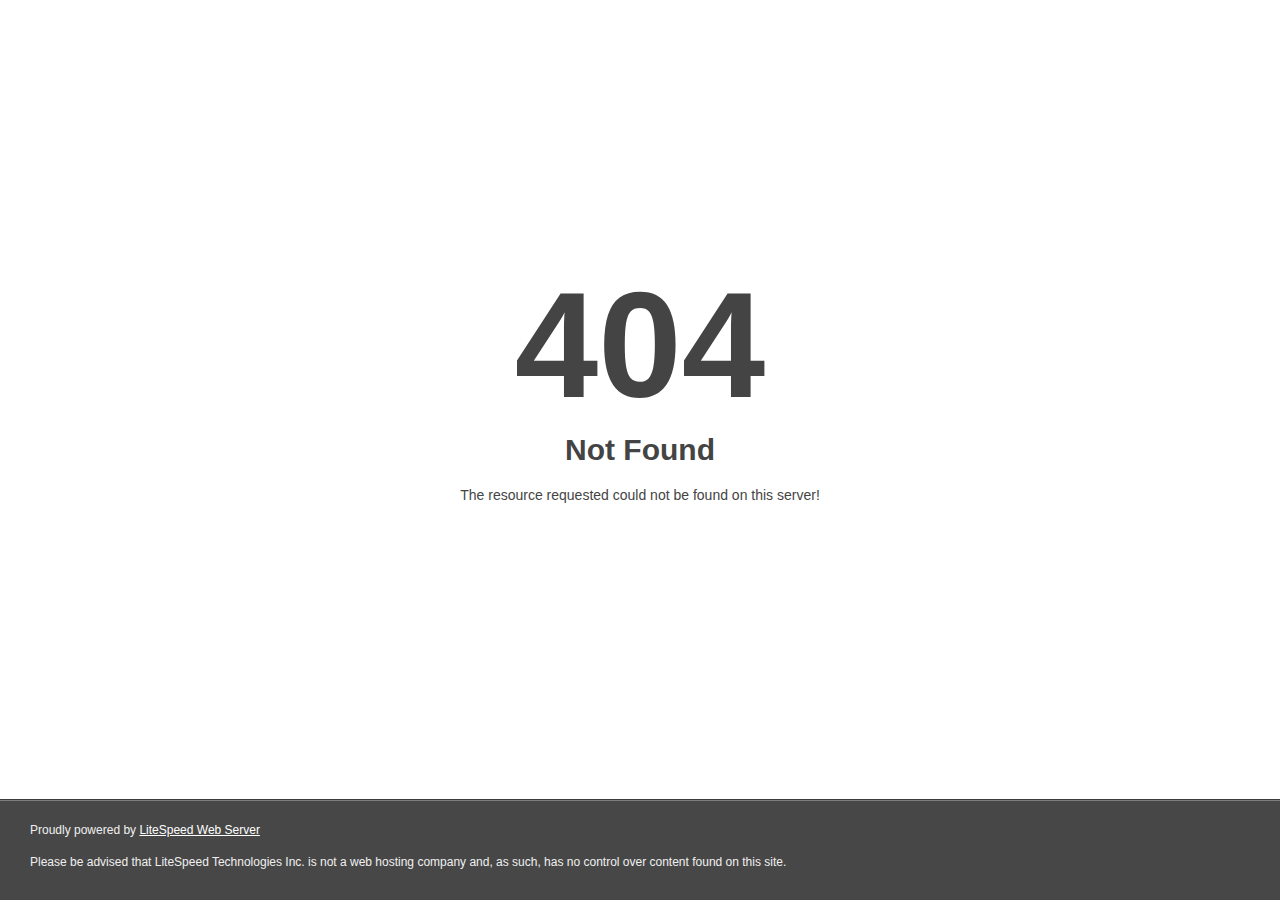
<file: assets/css/owl.video.play.html>
<!DOCTYPE html>
<html style="height:100%">
<head>
<meta name="viewport" content="width=device-width, initial-scale=1, shrink-to-fit=no" />
<title> 404 Not Found
</title></head>
<body style="color: #444; margin:0;font: normal 14px/20px Arial, Helvetica, sans-serif; height:100%; background-color: #fff;">
<div style="height:auto; min-height:100%; ">     <div style="text-align: center; width:800px; margin-left: -400px; position:absolute; top: 30%; left:50%;">
        <h1 style="margin:0; font-size:150px; line-height:150px; font-weight:bold;">404</h1>
<h2 style="margin-top:20px;font-size: 30px;">Not Found
</h2>
<p>The resource requested could not be found on this server!</p>
</div></div><div style="color:#f0f0f0; font-size:12px;margin:auto;padding:0px 30px 0px 30px;position:relative;clear:both;height:100px;margin-top:-101px;background-color:#474747;border-top: 1px solid rgba(0,0,0,0.15);box-shadow: 0 1px 0 rgba(255, 255, 255, 0.3) inset;">
<br>Proudly powered by  <a style="color:#fff;" href="http://www.litespeedtech.com/error-page">LiteSpeed Web Server</a><p>Please be advised that LiteSpeed Technologies Inc. is not a web hosting company and, as such, has no control over content found on this site.</p></div></body></html>
</file>
<file: assets/css/flaticon.css>
@font-face {
  font-family: 'icomoon';
  src:  url('../fonts/icomoon9a84.eot?tin97q');
  src:  url('../fonts/icomoon9a84.eot?tin97q#iefix') format('embedded-opentype'),
    url('../fonts/icomoon9a84.ttf?tin97q') format('truetype'),
    url('../fonts/icomoon9a84.woff?tin97q') format('woff'),
    url('../fonts/icomoon9a84.svg?tin97q#icomoon') format('svg');
  font-weight: normal;
  font-style: normal;
  font-display: block;
}

[class^="icon-"], [class*=" icon-"] {
  /* use !important to prevent issues with browser extensions that change fonts */
  font-family: 'icomoon' !important;
  speak: never;
  font-style: normal;
  font-weight: normal;
  font-variant: normal;
  text-transform: none;
  line-height: 1;

  /* Better Font Rendering =========== */
  -webkit-font-smoothing: antialiased;
  -moz-osx-font-smoothing: grayscale;
}

.icon-1:before {
  content: "\e900";
}
.icon-2:before {
  content: "\e901";
}
.icon-3:before {
  content: "\e902";
}
.icon-4:before {
  content: "\e903";
}
.icon-5:before {
  content: "\e904";
}
.icon-6:before {
  content: "\e905";
}
.icon-7:before {
  content: "\e906";
}
.icon-8:before {
  content: "\e907";
}
.icon-9:before {
  content: "\e908";
}
.icon-10:before {
  content: "\e909";
}
.icon-11:before {
  content: "\e90a";
}
.icon-12:before {
  content: "\e90b";
}
.icon-13:before {
  content: "\e90c";
}
.icon-14:before {
  content: "\e90d";
}
.icon-15:before {
  content: "\e90e";
}
.icon-16:before {
  content: "\e90f";
}
.icon-17:before {
  content: "\e910";
}
.icon-18:before {
  content: "\e911";
}
.icon-19:before {
  content: "\e912";
}
.icon-20:before {
  content: "\e913";
}
.icon-21:before {
  content: "\e914";
}
.icon-22:before {
  content: "\e915";
}
.icon-23:before {
  content: "\e916";
}
.icon-24:before {
  content: "\e917";
}
.icon-25:before {
  content: "\e918";
}
.icon-26:before {
  content: "\e919";
}
.icon-27:before {
  content: "\e91a";
}
.icon-28:before {
  content: "\e91b";
}
.icon-29:before {
  content: "\e91c";
}
.icon-30:before {
  content: "\e91d";
}
.icon-31:before {
  content: "\e91e";
}
.icon-32:before {
  content: "\e91f";
}
.icon-33:before {
  content: "\e920";
}
.icon-34:before {
  content: "\e921";
}
.icon-35:before {
  content: "\e922";
}
.icon-36:before {
  content: "\e923";
}
.icon-37:before {
  content: "\e924";
}
.icon-38:before {
  content: "\e925";
}
.icon-39:before {
  content: "\e926";
}
.icon-40:before {
  content: "\e927";
}
.icon-41:before {
  content: "\e928";
}
.icon-42:before {
  content: "\e92e";
}
.icon-43:before {
  content: "\e92f";
}
.icon-44:before {
  content: "\e930";
}
.icon-45:before {
  content: "\e931";
}
.icon-46:before {
  content: "\e932";
}
.icon-47:before {
  content: "\e933";
}
.icon-48:before {
  content: "\e934";
}
.icon-49:before {
  content: "\e935";
}
.icon-50:before {
  content: "\e936";
}
.icon-51:before {
  content: "\e937";
}
</file>
<file: assets/css/nice-select.css>
.nice-select {
  -webkit-tap-highlight-color: transparent;
  background-color: #fff;
  border-radius: 5px;
  border: solid 1px #e8e8e8;
  box-sizing: border-box;
  clear: both;
  cursor: pointer;
  display: block;
  float: left;
  font-family: inherit;
  font-size: 14px;
  font-weight: normal;
  height: 42px;
  line-height: 40px;
  outline: none;
  padding-left: 18px;
  padding-right: 30px;
  position: relative;
  text-align: left !important;
  -webkit-transition: all 0.2s ease-in-out;
  transition: all 0.2s ease-in-out;
  -webkit-user-select: none;
     -moz-user-select: none;
      -ms-user-select: none;
          user-select: none;
  white-space: nowrap;
  width: auto; }
  .nice-select:hover {
    border-color: #dbdbdb; }
  .nice-select:active, .nice-select.open, .nice-select:focus {
    border-color: #999; }
  .nice-select.open .list {
    opacity: 1;
    pointer-events: auto;
    -webkit-transform: scale(1) translateY(0);
        -ms-transform: scale(1) translateY(0);
            transform: scale(1) translateY(0); }
  .nice-select.disabled {
    border-color: #ededed;
    color: #999;
    pointer-events: none; }
    .nice-select.disabled:after {
      border-color: #cccccc; }
  .nice-select.wide {
    width: 100%; }
    .nice-select.wide .list {
      left: 0 !important;
      right: 0 !important; }
  .nice-select.right {
    float: right; }
    .nice-select.right .list {
      left: auto;
      right: 0; }
  .nice-select.small {
    font-size: 12px;
    height: 36px;
    line-height: 34px; }
    .nice-select.small:after {
      height: 4px;
      width: 4px; }
    .nice-select.small .option {
      line-height: 34px;
      min-height: 34px; }
  .nice-select .list {
    background-color: #fff;
    border-radius: 5px;
    box-shadow: 0 0 0 1px rgba(68, 68, 68, 0.11);
    box-sizing: border-box;
    margin-top: 4px;
    opacity: 0;
    overflow: hidden;
    padding: 0;
    pointer-events: none;
    position: absolute;
    top: 100%;
    left: 0;
    -webkit-transform-origin: 50% 0;
        -ms-transform-origin: 50% 0;
            transform-origin: 50% 0;
    -webkit-transform: scale(0.75) translateY(-21px);
        -ms-transform: scale(0.75) translateY(-21px);
            transform: scale(0.75) translateY(-21px);
    -webkit-transition: all 0.2s cubic-bezier(0.5, 0, 0, 1.25), opacity 0.15s ease-out;
    transition: all 0.2s cubic-bezier(0.5, 0, 0, 1.25), opacity 0.15s ease-out;
    z-index: 9; }
    .nice-select .list:hover .option:not(:hover) {
      background-color: transparent !important; }
  .nice-select .option {
    cursor: pointer;
    font-weight: 400;
    line-height: 40px;
    list-style: none;
    min-height: 40px;
    outline: none;
    padding-left: 18px;
    padding-right: 29px;
    text-align: left;
    -webkit-transition: all 0.2s;
    transition: all 0.2s; }
    .nice-select .option:hover, .nice-select .option.focus, .nice-select .option.selected.focus {
      background-color: #f6f6f6; }
    .nice-select .option.selected {
      font-weight: bold; }
    .nice-select .option.disabled {
      background-color: transparent;
      color: #999;
      cursor: default; }

.no-csspointerevents .nice-select .list {
  display: none; }

.no-csspointerevents .nice-select.open .list {
  display: block; }
</file>
<file: assets/css/elpath.css>
/* Elementpath css */

/* 
el_01 
color
*/
.color_blue {
    color: #7f27d8;
}
.color_purple {
    color: #6f42c1;
}
.color_pink {
    color: #d63384;
}
.color_red {
    color: #dc3545;
}
.color_orange {
    color: #fd7e14;
}
.color_yellow {
    color: #ffc107;
}
.color_green {
    color: #198754;
}
.color_gray {
    color: #6c757d;
}
.color_gray_dark {
    color: #343a40;
}
.color_light {
    color: #f8f9fa;
}
.color_dark {
    color: #212529;
}
.color_black{
    color: #000000;
}

/* 
el_02 
background
*/
.bg_blue {
    background-color: #7f27d8;
}
.bg_purple {
    background-color: #6f42c1;
}
.bg_pink {
    background-color: #d63384;
}
.bg_red {
    background-color: #dc3545;
}
.bg_orange {
    background-color: #fd7e14;
}
.bg_yellow {
    background-color: #ffc107;
}
.bg_green {
    background-color: #198754;;
}
.bg_gray {
    background-color: #6c757d;
}
.bg_gray-dark {
    background-color: #343a40;
}
.bg_light {
    background-color: #f8f9fa;
}
.bg_dark {
    background-color: #212529;
}
.bg_cover {
    background-size: cover;
}
.bg_contain {
    background-size: contain;
}
.bg_fixed {
    background-attachment: fixed;
}
.bg_top {
    background-position: top;
}
.bg_right {
    background-position: right;
}
.bg_bottom {
    background-position: bottom;
}
.bg_left {
    background-position: left;
}
.bg_center {
    background-position: center;
}
/* 
el_03 
display
*/
.d_block {
    display: block;
}
.d_iblock {
    display: inline-block;
}
.d_flex {
    display: flex;
}
.d_table {
    display: table;
}
.d_tcell {
    display: table-cell;
}
.d_none {
    display: none;
}
/* 
el_04 
position
*/
.p_relative {
    position: relative;
}
.p_absolute {
    position: absolute;
}
.p_fixed {
    position: fixed;
}
/* 
el_05 
Border
*/
.border {
    border: 1px solid #ddd;
}
.border_top {
    border-top: 1px solid #ddd;
}
.border_right {
    border-right: 1px solid #ddd;
}
.border_bottom {
    border-bottom: 1px solid #ddd;
}
.border_left {
    border-left: 1px solid #ddd;
}
/* 
el_06 
Transition
*/
.tran_3 {
    transition: .3s;
}
.tran_4 {
    transition: .4s;
}
.tran_5 {
    transition: .5s;
}
/* 
el_07 
Font size
*/
.fs_0 {
    font-size: 0;
}
.fs_1 {
    font-size: 1px;
}
.fs_2 {
    font-size: 2px;
}
.fs_3 {
    font-size: 3px;
}
.fs_4 {
    font-size: 4px;
}
.fs_5 {
    font-size: 5px;
}
.fs_6 {
    font-size: 6px;
}
.fs_7 {
    font-size: 7px;
}
.fs_8 {
    font-size: 8px;
}
.fs_9 {
    font-size: 9px;
}
.fs_10 {
    font-size: 10px;
}
.fs_11 {
    font-size: 11px;
}
.fs_12 {
    font-size: 12px;
}
.fs_13 {
    font-size: 13px;
}
.fs_14 {
    font-size: 14px;
}
.fs_15 {
    font-size: 15px;
}
.fs_16 {
    font-size: 16px;
}
.fs_17 {
    font-size: 17px;
}
.fs_18 {
    font-size: 18px;
}
.fs_19 {
    font-size: 19px;
}
.fs_20 {
    font-size: 20px;
}
.fs_25 {
    font-size: 25px;
}
.fs_30 {
    font-size: 30px;
}
.fs_35 {
    font-size: 35px;
}
.fs_40 {
    font-size: 40px;
}
.fs_45 {
    font-size: 45px;
}
.fs_50 {
    font-size: 50px;
}
.fs_55 {
    font-size: 55px;
}
.fs_60 {
    font-size: 60px;
}
.fs_65 {
    font-size: 65px;
}
.fs_70 {
    font-size: 70px;
}
.fs_75 {
    font-size: 75px;
}
.fs_80 {
    font-size: 80px;
}
.fs_85 {
    font-size: 85px;
}
.fs_90 {
    font-size: 90px;
}
.fs_95 {
    font-size: 95px;
}
.fs_100 {
    font-size: 100px;
}
.fs_110 {
    font-size: 110px;
}
.fs_120 {
    font-size: 120px;
}
.fs_130 {
    font-size: 130px;
}
.fs_140 {
    font-size: 140px;
}
.fs_150 {
    font-size: 150px;
}
.fs_160 {
    font-size: 160px;
}
.fs_170 {
    font-size: 170px;
}
.fs_180 {
    font-size: 180px;
}
.fs_190 {
    font-size: 190px;
}
.fs_200 {
    font-size: 200px;
}
/* 
el_08 
Font wieght
*/
.fw_light {
    font-weight: 300;
}
.fw_normal {
    font-weight: 400;
}
.fw_medium {
    font-weight: 500;
}
.fw_sbold {
    font-weight: 600;
}
.fw_bold {
    font-weight: 700;
}
.fw_exbold {
    font-weight: 800;
}
/* 
el_09 
Float
*/
.float_left {
    float: left;
}
.float_right {
    float: right;
}
/* 
el_10 
Width
*/
.w_0 {
    width: 0;
}
.w_1 {
    width: 1px;
}
.w_2 {
    width: 2px;
}
.w_3 {
    width: 3px;
}
.w_4 {
    width: 4px;
}
.w_5 {
    width: 5px;
}
.w_6 {
    width: 6px;
}
.w_7 {
    width: 7px;
}
.w_8 {
    width: 8px;
}
.w_9 {
    width: 9px;
}
.w_10 {
    width: 10px;
}
.w_11 {
    width: 11px;
}
.w_12 {
    width: 12px;
}
.w_13 {
    width: 13px;
}
.w_14 {
    width: 14px;
}
.w_15 {
    width: 15px;
}
.w_16 {
    width: 16px;
}
.w_17 {
    width: 17px;
}
.w_18 {
    width: 18px;
}
.w_19 {
    width: 19px;
}
.w_20 {
    width: 20px;
}
.w_25 {
    width: 25px;
}
.w_30 {
    width: 30px;
}
.w_35 {
    width: 35px;
}
.w_40 {
    width: 40px;
}
.w_45 {
    width: 45px;
}
.w_50 {
    width: 50px;
}
.w_55 {
    width: 55px;
}
.w_60 {
    width: 60px;
}
.w_65 {
    width: 65px;
}
.w_70 {
    width: 70px;
}
.w_75 {
    width: 75px;
}
.w_80 {
    width: 80px;
}
.w_85 {
    width: 85px;
}
.w_90 {
    width: 90px;
}
.w_95 {
    width: 95px;
}
.w_100 {
    width: 100px;
}
.w_110 {
    width: 110px;
}
.w_120 {
    width: 120px;
}
.w_130 {
    width: 130px;
}
.w_140 {
    width: 140px;
}
.w_150 {
    width: 150px;
}
.w_160 {
    width: 160px;
}
.w_170 {
    width: 170px;
}
.w_180 {
    width: 180px;
}
.w_190 {
    width: 190px;
}
.w_200 {
    width: 200px;
}
.mw_0 {
    max-width: 0;
}
.mw_1 {
    max-width: 1px;
}
.mw_2 {
    max-width: 2px;
}
.mw_3 {
    max-width: 3px;
}
.mw_4 {
    max-width: 4px;
}
.mw_5 {
    max-width: 5px;
}
.mw_6 {
    max-width: 6px;
}
.mw_7 {
    max-width: 7px;
}
.mw_8 {
    max-width: 8px;
}
.mw_9 {
    max-width: 9px;
}
.mw_10 {
    max-width: 10px;
}
.mw_11 {
    max-width: 11px;
}
.mw_12 {
    max-width: 12px;
}
.mw_13 {
    max-width: 13px;
}
.mw_14 {
    max-width: 14px;
}
.mw_15 {
    max-width: 15px;
}
.mw_16 {
    max-width: 16px;
}
.mw_17 {
    max-width: 17px;
}
.mw_18 {
    max-width: 18px;
}
.mw_19 {
    max-width: 19px;
}
.mw_20 {
    max-width: 20px;
}
.mw_25 {
    max-width: 25px;
}
.mw_30 {
    max-width: 30px;
}
.mw_35 {
    max-width: 35px;
}
.mw_40 {
    max-width: 40px;
}
.mw_45 {
    max-width: 45px;
}
.mw_50 {
    max-width: 50px;
}
.mw_55 {
    max-width: 55px;
}
.mw_60 {
    max-width: 60px;
}
.mw_65 {
    max-width: 65px;
}
.mw_70 {
    max-width: 70px;
}
.mw_75 {
    max-width: 75px;
}
.mw_80 {
    max-width: 80px;
}
.mw_85 {
    max-width: 85px;
}
.mw_90 {
    max-width: 90px;
}
.mw_95 {
    max-width: 95px;
}
.mw_100 {
    max-width: 100px;
}
.mw_110 {
    max-width: 110px;
}
.mw_120 {
    max-width: 120px;
}
.mw_130 {
    max-width: 130px;
}
.mw_140 {
    max-width: 140px;
}
.mw_150 {
    max-width: 150px;
}
.mw_160 {
    max-width: 160px;
}
.mw_170 {
    max-width: 170px;
}
.mw_180 {
    max-width: 180px;
}
.mw_190 {
    max-width: 190px;
}
.mw_200 {
    max-width: 200px;
}
/* 
el_11
height
*/
.h_0 {
    height: 0;
}
.h_1 {
    height: 1px;
}
.h_2 {
    height: 2px;
}
.h_3 {
    height: 3px;
}
.h_4 {
    height: 4px;
}
.h_5 {
    height: 5px;
}
.h_6 {
    height: 6px;
}
.h_7 {
    height: 7px;
}
.h_8 {
    height: 8px;
}
.h_9 {
    height: 9px;
}
.h_10 {
    height: 10px;
}
.h_11 {
    height: 11px;
}
.h_12 {
    height: 12px;
}
.h_13 {
    height: 13px;
}
.h_14 {
    height: 14px;
}
.h_15 {
    height: 15px;
}
.h_16 {
    height: 16px;
}
.h_17 {
    height: 17px;
}
.h_18 {
    height: 18px;
}
.h_19 {
    height: 19px;
}
.h_20 {
    height: 20px;
}
.h_25 {
    height: 25px;
}
.h_30 {
    height: 30px;
}
.h_35 {
    height: 35px;
}
.h_40 {
    height: 40px;
}
.h_45 {
    height: 45px;
}
.h_50 {
    height: 50px;
}
.h_55 {
    height: 55px;
}
.h_60 {
    height: 60px;
}
.h_65 {
    height: 65px;
}
.h_70 {
    height: 70px;
}
.h_75 {
    height: 75px;
}
.h_80 {
    height: 80px;
}
.h_85 {
    height: 85px;
}
.h_90 {
    height: 90px;
}
.h_95 {
    height: 95px;
}
.h_100 {
    height: 100px;
}
.h_110 {
    height: 110px;
}
.h_120 {
    height: 120px;
}
.h_130 {
    height: 130px;
}
.h_140 {
    height: 140px;
}
.h_150 {
    height: 150px;
}
.h_160 {
    height: 160px;
}
.h_170 {
    height: 170px;
}
.h_180 {
    height: 180px;
}
.h_190 {
    height: 190px;
}
.h_200 {
    height: 200px;
}
.mh_0 {
    max-height: 0;
}
.mh_1 {
    max-height: 1px;
}
.mh_2 {
    max-height: 2px;
}
.mh_3 {
    max-height: 3px;
}
.mh_4 {
    max-height: 4px;
}
.mh_5 {
    max-height: 5px;
}
.mh_6 {
    max-height: 6px;
}
.mh_7 {
    max-height: 7px;
}
.mh_8 {
    max-height: 8px;
}
.mh_9 {
    max-height: 9px;
}
.mh_10 {
    max-height: 10px;
}
.mh_11 {
    max-height: 11px;
}
.mh_12 {
    max-height: 12px;
}
.mh_13 {
    max-height: 13px;
}
.mh_14 {
    max-height: 14px;
}
.mh_15 {
    max-height: 15px;
}
.mh_16 {
    max-height: 16px;
}
.mh_17 {
    max-height: 17px;
}
.mh_18 {
    max-height: 18px;
}
.mh_19 {
    max-height: 19px;
}
.mh_20 {
    max-height: 20px;
}
.mh_25 {
    max-height: 25px;
}
.mh_30 {
    max-height: 30px;
}
.mh_35 {
    max-height: 35px;
}
.mh_40 {
    max-height: 40px;
}
.mh_45 {
    max-height: 45px;
}
.mh_50 {
    max-height: 50px;
}
.mh_55 {
    max-height: 55px;
}
.mh_60 {
    max-height: 60px;
}
.mh_65 {
    max-height: 65px;
}
.mh_70 {
    max-height: 70px;
}
.mh_75 {
    max-height: 75px;
}
.mh_80 {
    max-height: 80px;
}
.mh_85 {
    max-height: 85px;
}
.mh_90 {
    max-height: 90px;
}
.mh_95 {
    max-height: 95px;
}
.mh_100 {
    max-height: 100px;
}
.mh_110 {
    max-height: 110px;
}
.mh_120 {
    max-height: 120px;
}
.mh_130 {
    max-height: 130px;
}
.mh_140 {
    max-height: 140px;
}
.mh_150 {
    max-height: 150px;
}
.mh_160 {
    max-height: 160px;
}
.mh_170 {
    max-height: 170px;
}
.mh_180 {
    max-height: 180px;
}
.mh_190 {
    max-height: 190px;
}
.mh_200 {
    max-height: 200px;
}
/* 
el_12
Line height
*/
.lh_0 {
    line-height: 0;
}
.lh_1 {
    line-height: 1px;
}
.lh_2 {
    line-height: 2px;
}
.lh_3 {
    line-height: 3px;
}
.lh_4 {
    line-height: 4px;
}
.lh_5 {
    line-height: 5px;
}
.lh_6 {
    line-height: 6px;
}
.lh_7 {
    line-height: 7px;
}
.lh_8 {
    line-height: 8px;
}
.lh_9 {
    line-height: 9px;
}
.lh_10 {
    line-height: 10px;
}
.lh_11 {
    line-height: 11px;
}
.lh_12 {
    line-height: 12px;
}
.lh_13 {
    line-height: 13px;
}
.lh_14 {
    line-height: 14px;
}
.lh_15 {
    line-height: 15px;
}
.lh_16 {
    line-height: 16px;
}
.lh_17 {
    line-height: 17px;
}
.lh_18 {
    line-height: 18px;
}
.lh_19 {
    line-height: 19px;
}
.lh_20 {
    line-height: 20px;
}
.lh_25 {
    line-height: 25px;
}
.lh_30 {
    line-height: 30px;
}
.lh_35 {
    line-height: 35px;
}
.lh_40 {
    line-height: 40px;
}
.lh_45 {
    line-height: 45px;
}
.lh_50 {
    line-height: 50px;
}
.lh_55 {
    line-height: 55px;
}
.lh_60 {
    line-height: 60px;
}
.lh_65 {
    line-height: 65px;
}
.lh_70 {
    line-height: 70px;
}
.lh_75 {
    line-height: 75px;
}
.lh_80 {
    line-height: 80px;
}
.lh_85 {
    line-height: 85px;
}
.lh_90 {
    line-height: 90px;
}
.lh_95 {
    line-height: 95px;
}
.lh_100 {
    line-height: 100px;
}
.lh_110 {
    line-height: 110px;
}
.lh_120 {
    line-height: 120px;
}
.lh_130 {
    line-height: 130px;
}
.lh_140 {
    line-height: 140px;
}
.lh_150 {
    line-height: 150px;
}
.lh_160 {
    line-height: 160px;
}
.lh_170 {
    line-height: 170px;
}
.lh_180 {
    line-height: 180px;
}
.lh_190 {
    line-height: 190px;
}
.lh_200 {
    line-height: 200px;
}
/* 
el_13
Margin
*/
.m_0 {
    margin: 0;
}
.m_1 {
    margin: 1px;
}
.m_2 {
    margin: 2px;
}
.m_3 {
    margin: 3px;
}
.m_4 {
    margin: 4px;
}
.m_5 {
    margin: 5px;
}
.m_6 {
    margin: 6px;
}
.m_7 {
    margin: 7px;
}
.m_8 {
    margin: 8px;
}
.m_9 {
    margin: 9px;
}
.m_10 {
    margin: 10px;
}
.m_11 {
    margin: 11px;
}
.m_12 {
    margin: 12px;
}
.m_13 {
    margin: 13px;
}
.m_14 {
    margin: 14px;
}
.m_15 {
    margin: 15px;
}
.m_16 {
    margin: 16px;
}
.m_17 {
    margin: 17px;
}
.m_18 {
    margin: 18px;
}
.m_19 {
    margin: 19px;
}
.m_20 {
    margin: 20px;
}
.m_25 {
    margin: 25px;
}
.m_30 {
    margin: 30px;
}
.m_35 {
    margin: 35px;
}
.m_40 {
    margin: 40px;
}
.m_45 {
    margin: 45px;
}
.m_50 {
    margin: 50px;
}
.m_55 {
    margin: 55px;
}
.m_60 {
    margin: 60px;
}
.m_65 {
    margin: 65px;
}
.m_70 {
    margin: 70px;
}
.m_75 {
    margin: 75px;
}
.m_80 {
    margin: 80px;
}
.m_85 {
    margin: 85px;
}
.m_90 {
    margin: 90px;
}
.m_95 {
    margin: 95px;
}
.m_100 {
    margin: 100px;
}
.m_110 {
    margin: 110px;
}
.m_120 {
    margin: 120px;
}
.m_130 {
    margin: 130px;
}
.m_140 {
    margin: 140px;
}
.m_150 {
    margin: 150px;
}
.m_160 {
    margin: 160px;
}
.m_170 {
    margin: 170px;
}
.m_180 {
    margin: 180px;
}
.m_190 {
    margin: 190px;
}
.m_200 {
    margin: 200px;
}
.mx_0 {
    margin-left: 0;
    margin-right: 0;
}
.mx_1 {
    margin-left: 1px;
    margin-right: 1px;
}
.mx_2 {
    margin-left: 2px;
    margin-right: 2px;
}
.mx_3 {
    margin-left: 3px;
    margin-right: 3px;
}
.mx_4 {
    margin-left: 4px;
    margin-right: 4px;
}
.mx_5 {
    margin-left: 5px;
    margin-right: 5px;
}
.mx_6 {
    margin-left: 6px;
    margin-right: 6px;
}
.mx_7 {
    margin-left: 7px;
    margin-right: 7px;
}
.mx_8 {
    margin-left: 8px;
    margin-right: 8px;
}
.mx_9 {
    margin-left: 9px;
    margin-right: 9px;
}
.mx_10 {
    margin-left: 10px;
    margin-right: 10px;
}
.mx_11 {
    margin-left: 11px;
    margin-right: 11px;
}
.mx_12 {
    margin-left: 12px;
    margin-right: 12px;
}
.mx_13 {
    margin-left: 13px;
    margin-right: 13px;
}
.mx_14 {
    margin-left: 14px;
    margin-right: 14px;
}
.mx_15 {
    margin-left: 15px;
    margin-right: 15px;
}
.mx_16 {
    margin-left: 16px;
    margin-right: 16px;
}
.mx_17 {
    margin-left: 17px;
    margin-right: 17px;
}
.mx_18 {
    margin-left: 18px;
    margin-right: 18px;
}
.mx_19 {
    margin-left: 19px;
    margin-right: 19px;
}
.mx_20 {
    margin-left: 20px;
    margin-right: 20px;
}
.mx_25 {
    margin-left: 25px;
    margin-right: 25px;
}
.mx_30 {
    margin-left: 30px;
    margin-right: 30px;
}
.mx_35 {
    margin-left: 35px;
    margin-right: 35px;
}
.mx_40 {
    margin-left: 40px;
    margin-right: 40px;
}
.mx_45 {
    margin-left: 45px;
    margin-right: 45px;
}
.mx_50 {
    margin-left: 50px;
    margin-right: 50px;
}
.mx_55 {
    margin-left: 55px;
    margin-right: 55px;
}
.mx_60 {
    margin-left: 60px;
    margin-right: 60px;
}
.mx_65 {
    margin-left: 65px;
    margin-right: 65px;
}
.mx_70 {
    margin-left: 70px;
    margin-right: 70px;
}
.mx_75 {
    margin-left: 75px;
    margin-right: 75px;
}
.mx_80 {
    margin-left: 80px;
    margin-right: 80px;
}
.mx_85 {
    margin-left: 85px;
    margin-right: 85px;
}
.mx_90 {
    margin-left: 90px;
    margin-right: 90px;
}
.mx_95 {
    margin-left: 95px;
    margin-right: 95px;
}
.mx_100 {
    margin-left: 100px;
    margin-right: 100px;
}
.mx_110 {
    margin-left: 110px;
    margin-right: 110px;
}
.mx_120 {
    margin-left: 120px;
    margin-right: 120px;
}
.mx_130 {
    margin-left: 130px;
    margin-right: 130px;
}
.mx_140 {
    margin-left: 140px;
    margin-right: 140px;
}
.mx_150 {
    margin-left: 150px;
    margin-right: 150px;
}
.mx_160 {
    margin-left: 160px;
    margin-right: 160px;
}
.mx_170 {
    margin-left: 170px;
    margin-right: 170px;
}
.mx_180 {
    margin-left: 180px;
    margin-right: 180px;
}
.mx_190 {
    margin-left: 190px;
    margin-right: 190px;
}
.mx_200 {
    margin-left: 200px;
    margin-right: 200px;
}
.my_0 {
    margin-top: 0;
    margin-bottom: 0;
}
.my_1 {
    margin-top: 1px;
    margin-bottom: 1px;
}
.my_2 {
    margin-top: 2px;
    margin-bottom: 2px;
}
.my_3 {
    margin-top: 3px;
    margin-bottom: 3px;
}
.my_4 {
    margin-top: 4px;
    margin-bottom: 4px;
}
.my_5 {
    margin-top: 5px;
    margin-bottom: 5px;
}
.my_6 {
    margin-top: 6px;
    margin-bottom: 6px;
}
.my_7 {
    margin-top: 7px;
    margin-bottom: 7px;
}
.my_8 {
    margin-top: 8px;
    margin-bottom: 8px;
}
.my_9 {
    margin-top: 9px;
    margin-bottom: 9px;
}
.my_10 {
    margin-top: 10px;
    margin-bottom: 10px;
}
.my_11 {
    margin-top: 11px;
    margin-bottom: 11px;
}
.my_12 {
    margin-top: 12px;
    margin-bottom: 12px;
}
.my_13 {
    margin-top: 13px;
    margin-bottom: 13px;
}
.my_14 {
    margin-top: 14px;
    margin-bottom: 14px;
}
.my_15 {
    margin-top: 15px;
    margin-bottom: 15px;
}
.my_16 {
    margin-top: 16px;
    margin-bottom: 16px;
}
.my_17 {
    margin-top: 17px;
    margin-bottom: 17px;
}
.my_18 {
    margin-top: 18px;
    margin-bottom: 18px;
}
.my_19 {
    margin-top: 19px;
    margin-bottom: 19px;
}
.my_20 {
    margin-top: 20px;
    margin-bottom: 20px;
}
.my_25 {
    margin-top: 25px;
    margin-bottom: 25px;
}
.my_30 {
    margin-top: 30px;
    margin-bottom: 30px;
}
.my_35 {
    margin-top: 35px;
    margin-bottom: 35px;
}
.my_40 {
    margin-top: 40px;
    margin-bottom: 40px;
}
.my_45 {
    margin-top: 45px;
    margin-bottom: 45px;
}
.my_50 {
    margin-top: 50px;
    margin-bottom: 50px;
}
.my_55 {
    margin-top: 55px;
    margin-bottom: 55px;
}
.my_60 {
    margin-top: 60px;
    margin-bottom: 60px;
}
.my_65 {
    margin-top: 65px;
    margin-bottom: 65px;
}
.my_70 {
    margin-top: 70px;
    margin-bottom: 70px;
}
.my_75 {
    margin-top: 75px;
    margin-bottom: 75px;
}
.my_80 {
    margin-top: 80px;
    margin-bottom: 80px;
}
.my_85 {
    margin-top: 85px;
    margin-bottom: 85px;
}
.my_90 {
    margin-top: 90px;
    margin-bottom: 90px;
}
.my_95 {
    margin-top: 95px;
    margin-bottom: 95px;
}
.my_100 {
    margin-top: 100px;
    margin-bottom: 100px;
}
.my_110 {
    margin-top: 110px;
    margin-bottom: 110px;
}
.my_120 {
    margin-top: 120px;
    margin-bottom: 120px;
}
.my_130 {
    margin-top: 130px;
    margin-bottom: 130px;
}
.my_140 {
    margin-top: 140px;
    margin-bottom: 140px;
}
.my_150 {
    margin-top: 150px;
    margin-bottom: 150px;
}
.my_160 {
    margin-top: 160px;
    margin-bottom: 160px;
}
.my_170 {
    margin-top: 170px;
    margin-bottom: 170px;
}
.my_180 {
    margin-top: 180px;
    margin-bottom: 180px;
}
.my_190 {
    margin-top: 190px;
    margin-bottom: 190px;
}
.my_200 {
    margin-top: 200px;
    margin-bottom: 200px;
}
.mt_0 {
    margin-top: 0;
}
.mt_1 {
    margin-top: 1px;
}
.mt_2 {
    margin-top: 2px;
}
.mt_3 {
    margin-top: 3px;
}
.mt_4 {
    margin-top: 4px;
}
.mt_5 {
    margin-top: 5px;
}
.mt_6 {
    margin-top: 6px;
}
.mt_7 {
    margin-top: 7px;
}
.mt_8 {
    margin-top: 8px;
}
.mt_9 {
    margin-top: 9px;
}
.mt_10 {
    margin-top: 10px;
}
.mt_11 {
    margin-top: 11px;
}
.mt_12 {
    margin-top: 12px;
}
.mt_13 {
    margin-top: 13px;
}
.mt_14 {
    margin-top: 14px;
}
.mt_15 {
    margin-top: 15px;
}
.mt_16 {
    margin-top: 16px;
}
.mt_17 {
    margin-top: 17px;
}
.mt_18 {
    margin-top: 18px;
}
.mt_19 {
    margin-top: 19px;
}
.mt_20 {
    margin-top: 20px;
}
.mt_25 {
    margin-top: 25px;
}
.mt_30 {
    margin-top: 30px;
}
.mt_35 {
    margin-top: 35px;
}
.mt_40 {
    margin-top: 40px;
}
.mt_45 {
    margin-top: 45px;
}
.mt_50 {
    margin-top: 50px;
}
.mt_55 {
    margin-top: 55px;
}
.mt_60 {
    margin-top: 60px;
}
.mt_65 {
    margin-top: 65px;
}
.mt_70 {
    margin-top: 70px;
}
.mt_75 {
    margin-top: 75px;
}
.mt_80 {
    margin-top: 80px;
}
.mt_85 {
    margin-top: 85px;
}
.mt_90 {
    margin-top: 90px;
}
.mt_95 {
    margin-top: 95px;
}
.mt_100 {
    margin-top: 100px;
}
.mt_110 {
    margin-top: 110px;
}
.mt_120 {
    margin-top: 120px;
}
.mt_130 {
    margin-top: 130px;
}
.mt_140 {
    margin-top: 140px;
}
.mt_150 {
    margin-top: 150px;
}
.mt_160 {
    margin-top: 160px;
}
.mt_170 {
    margin-top: 170px;
}
.mt_180 {
    margin-top: 180px;
}
.mt_190 {
    margin-top: 190px;
}
.mt_200 {
    margin-top: 200px;
}
.mr_0 {
    margin-right: 0;
}
.mr_1 {
    margin-right: 1px;
}
.mr_2 {
    margin-right: 2px;
}
.mr_3 {
    margin-right: 3px;
}
.mr_4 {
    margin-right: 4px;
}
.mr_5 {
    margin-right: 5px;
}
.mr_6 {
    margin-right: 6px;
}
.mr_7 {
    margin-right: 7px;
}
.mr_8 {
    margin-right: 8px;
}
.mr_9 {
    margin-right: 9px;
}
.mr_10 {
    margin-right: 10px;
}
.mr_11 {
    margin-right: 11px;
}
.mr_12 {
    margin-right: 12px;
}
.mr_13 {
    margin-right: 13px;
}
.mr_14 {
    margin-right: 14px;
}
.mr_15 {
    margin-right: 15px;
}
.mr_16 {
    margin-right: 16px;
}
.mr_17 {
    margin-right: 17px;
}
.mr_18 {
    margin-right: 18px;
}
.mr_19 {
    margin-right: 19px;
}
.mr_20 {
    margin-right: 20px;
}
.mr_25 {
    margin-right: 25px;
}
.mr_30 {
    margin-right: 30px;
}
.mr_35 {
    margin-right: 35px;
}
.mr_40 {
    margin-right: 40px;
}
.mr_45 {
    margin-right: 45px;
}
.mr_50 {
    margin-right: 50px;
}
.mr_55 {
    margin-right: 55px;
}
.mr_60 {
    margin-right: 60px;
}
.mr_65 {
    margin-right: 65px;
}
.mr_70 {
    margin-right: 70px;
}
.mr_75 {
    margin-right: 75px;
}
.mr_80 {
    margin-right: 80px;
}
.mr_85 {
    margin-right: 85px;
}
.mr_90 {
    margin-right: 90px;
}
.mr_95 {
    margin-right: 95px;
}
.mr_100 {
    margin-right: 100px;
}
.mr_110 {
    margin-right: 110px;
}
.mr_120 {
    margin-right: 120px;
}
.mr_130 {
    margin-right: 130px;
}
.mr_140 {
    margin-right: 140px;
}
.mr_150 {
    margin-right: 150px;
}
.mr_160 {
    margin-right: 160px;
}
.mr_170 {
    margin-right: 170px;
}
.mr_180 {
    margin-right: 180px;
}
.mr_190 {
    margin-right: 190px;
}
.mr_200 {
    margin-right: 200px;
}
.mb_0 {
    margin-bottom: 0;
}
.mb_1 {
    margin-bottom: 1px;
}
.mb_2 {
    margin-bottom: 2px;
}
.mb_3 {
    margin-bottom: 3px;
}
.mb_4 {
    margin-bottom: 4px;
}
.mb_5 {
    margin-bottom: 5px;
}
.mb_6 {
    margin-bottom: 6px;
}
.mb_7 {
    margin-bottom: 7px;
}
.mb_8 {
    margin-bottom: 8px;
}
.mb_9 {
    margin-bottom: 9px;
}
.mb_10 {
    margin-bottom: 10px;
}
.mb_11 {
    margin-bottom: 11px;
}
.mb_12 {
    margin-bottom: 12px;
}
.mb_13 {
    margin-bottom: 13px;
}
.mb_14 {
    margin-bottom: 14px;
}
.mb_15 {
    margin-bottom: 15px;
}
.mb_16 {
    margin-bottom: 16px;
}
.mb_17 {
    margin-bottom: 17px;
}
.mb_18 {
    margin-bottom: 18px;
}
.mb_19 {
    margin-bottom: 19px;
}
.mb_20 {
    margin-bottom: 20px;
}
.mb_25 {
    margin-bottom: 25px;
}
.mb_30 {
    margin-bottom: 30px;
}
.mb_35 {
    margin-bottom: 35px;
}
.mb_40 {
    margin-bottom: 40px;
}
.mb_45 {
    margin-bottom: 45px;
}
.mb_50 {
    margin-bottom: 50px;
}
.mb_55 {
    margin-bottom: 55px;
}
.mb_60 {
    margin-bottom: 60px;
}
.mb_65 {
    margin-bottom: 65px;
}
.mb_70 {
    margin-bottom: 70px;
}
.mb_75 {
    margin-bottom: 75px;
}
.mb_80 {
    margin-bottom: 80px;
}
.mb_85 {
    margin-bottom: 85px;
}
.mb_90 {
    margin-bottom: 90px;
}
.mb_95 {
    margin-bottom: 95px;
}
.mb_100 {
    margin-bottom: 100px;
}
.mb_110 {
    margin-bottom: 110px;
}
.mb_120 {
    margin-bottom: 120px;
}
.mb_130 {
    margin-bottom: 130px;
}
.mb_140 {
    margin-bottom: 140px;
}
.mb_150 {
    margin-bottom: 150px;
}
.mb_160 {
    margin-bottom: 160px;
}
.mb_170 {
    margin-bottom: 170px;
}
.mb_180 {
    margin-bottom: 180px;
}
.mb_190 {
    margin-bottom: 190px;
}
.mb_200 {
    margin-bottom: 200px;
}
.ml_0 {
    margin-left: 0;
}
.ml_1 {
    margin-left: 1px;
}
.ml_2 {
    margin-left: 2px;
}
.ml_3 {
    margin-left: 3px;
}
.ml_4 {
    margin-left: 4px;
}
.ml_5 {
    margin-left: 5px;
}
.ml_6 {
    margin-left: 6px;
}
.ml_7 {
    margin-left: 7px;
}
.ml_8 {
    margin-left: 8px;
}
.ml_9 {
    margin-left: 9px;
}
.ml_10 {
    margin-left: 10px;
}
.ml_11 {
    margin-left: 11px;
}
.ml_12 {
    margin-left: 12px;
}
.ml_13 {
    margin-left: 13px;
}
.ml_14 {
    margin-left: 14px;
}
.ml_15 {
    margin-left: 15px;
}
.ml_16 {
    margin-left: 16px;
}
.ml_17 {
    margin-left: 17px;
}
.ml_18 {
    margin-left: 18px;
}
.ml_19 {
    margin-left: 19px;
}
.ml_20 {
    margin-left: 20px;
}
.ml_25 {
    margin-left: 25px;
}
.ml_30 {
    margin-left: 30px;
}
.ml_35 {
    margin-left: 35px;
}
.ml_40 {
    margin-left: 40px;
}
.ml_45 {
    margin-left: 45px;
}
.ml_50 {
    margin-left: 50px;
}
.ml_55 {
    margin-left: 55px;
}
.ml_60 {
    margin-left: 60px;
}
.ml_65 {
    margin-left: 65px;
}
.ml_70 {
    margin-left: 70px;
}
.ml_75 {
    margin-left: 75px;
}
.ml_80 {
    margin-left: 80px;
}
.ml_85 {
    margin-left: 85px;
}
.ml_90 {
    margin-left: 90px;
}
.ml_95 {
    margin-left: 95px;
}
.ml_100 {
    margin-left: 100px;
}
.ml_110 {
    margin-left: 110px;
}
.ml_120 {
    margin-left: 120px;
}
.ml_130 {
    margin-left: 130px;
}
.ml_140 {
    margin-left: 140px;
}
.ml_150 {
    margin-left: 150px;
}
.ml_160 {
    margin-left: 160px;
}
.ml_170 {
    margin-left: 170px;
}
.ml_180 {
    margin-left: 180px;
}
.ml_190 {
    margin-left: 190px;
}
.ml_200 {
    margin-left: 200px;
}
/* 
el_13 
Padding
*/
.p_0 {
    padding: 0;
}
.p_1 {
    padding: 1px;
}
.p_2 {
    padding: 2px;
}
.p_3 {
    padding: 3px;
}
.p_4 {
    padding: 4px;
}
.p_5 {
    padding: 5px;
}
.p_6 {
    padding: 6px;
}
.p_7 {
    padding: 7px;
}
.p_8 {
    padding: 8px;
}
.p_9 {
    padding: 9px;
}
.p_10 {
    padding: 10px;
}
.p_11 {
    padding: 11px;
}
.p_12 {
    padding: 12px;
}
.p_13 {
    padding: 13px;
}
.p_14 {
    padding: 14px;
}
.p_15 {
    padding: 15px;
}
.p_16 {
    padding: 16px;
}
.p_17 {
    padding: 17px;
}
.p_18 {
    padding: 18px;
}
.p_19 {
    padding: 19px;
}
.p_20 {
    padding: 20px;
}
.p_25 {
    padding: 25px;
}
.p_30 {
    padding: 30px;
}
.p_35 {
    padding: 35px;
}
.p_40 {
    padding: 40px;
}
.p_45 {
    padding: 45px;
}
.p_50 {
    padding: 50px;
}
.p_55 {
    padding: 55px;
}
.p_60 {
    padding: 60px;
}
.p_65 {
    padding: 65px;
}
.p_70 {
    padding: 70px;
}
.p_75 {
    padding: 75px;
}
.p_80 {
    padding: 80px;
}
.p_85 {
    padding: 85px;
}
.p_90 {
    padding: 90px;
}
.p_95 {
    padding: 95px;
}
.p_100 {
    padding: 100px;
}
.p_110 {
    padding: 110px;
}
.p_120 {
    padding: 120px;
}
.p_130 {
    padding: 130px;
}
.p_140 {
    padding: 140px;
}
.p_150 {
    padding: 150px;
}
.p_160 {
    padding: 160px;
}
.p_170 {
    padding: 170px;
}
.p_180 {
    padding: 180px;
}
.p_190 {
    padding: 190px;
}
.p_200 {
    padding: 200px;
}
.px_0 {
    padding-left: 0;
    padding-right: 0;
}
.px_1 {
    padding-left: 1px;
    padding-right: 1px;
}
.px_2 {
    padding-left: 2px;
    padding-right: 2px;
}
.px_3 {
    padding-left: 3px;
    padding-right: 3px;
}
.px_4 {
    padding-left: 4px;
    padding-right: 4px;
}
.px_5 {
    padding-left: 5px;
    padding-right: 5px;
}
.px_6 {
    padding-left: 6px;
    padding-right: 6px;
}
.px_7 {
    padding-left: 7px;
    padding-right: 7px;
}
.px_8 {
    padding-left: 8px;
    padding-right: 8px;
}
.px_9 {
    padding-left: 9px;
    padding-right: 9px;
}
.px_10 {
    padding-left: 10px;
    padding-right: 10px;
}
.px_11 {
    padding-left: 11px;
    padding-right: 11px;
}
.px_12 {
    padding-left: 12px;
    padding-right: 12px;
}
.px_13 {
    padding-left: 13px;
    padding-right: 13px;
}
.px_14 {
    padding-left: 14px;
    padding-right: 14px;
}
.px_15 {
    padding-left: 15px;
    padding-right: 15px;
}
.px_16 {
    padding-left: 16px;
    padding-right: 16px;
}
.px_17 {
    padding-left: 17px;
    padding-right: 17px;
}
.px_18 {
    padding-left: 18px;
    padding-right: 18px;
}
.px_19 {
    padding-left: 19px;
    padding-right: 19px;
}
.px_20 {
    padding-left: 20px;
    padding-right: 20px;
}
.px_25 {
    padding-left: 25px;
    padding-right: 25px;
}
.px_30 {
    padding-left: 30px;
    padding-right: 30px;
}
.px_35 {
    padding-left: 35px;
    padding-right: 35px;
}
.px_40 {
    padding-left: 40px;
    padding-right: 40px;
}
.px_45 {
    padding-left: 45px;
    padding-right: 45px;
}
.px_50 {
    padding-left: 50px;
    padding-right: 50px;
}
.px_55 {
    padding-left: 55px;
    padding-right: 55px;
}
.px_60 {
    padding-left: 60px;
    padding-right: 60px;
}
.px_65 {
    padding-left: 65px;
    padding-right: 65px;
}
.px_70 {
    padding-left: 70px;
    padding-right: 70px;
}
.px_75 {
    padding-left: 75px;
    padding-right: 75px;
}
.px_80 {
    padding-left: 80px;
    padding-right: 80px;
}
.px_85 {
    padding-left: 85px;
    padding-right: 85px;
}
.px_90 {
    padding-left: 90px;
    padding-right: 90px;
}
.px_95 {
    padding-left: 95px;
    padding-right: 95px;
}
.px_100 {
    padding-left: 100px;
    padding-right: 100px;
}
.px_110 {
    padding-left: 110px;
    padding-right: 110px;
}
.px_120 {
    padding-left: 120px;
    padding-right: 120px;
}
.px_130 {
    padding-left: 130px;
    padding-right: 130px;
}
.px_140 {
    padding-left: 140px;
    padding-right: 140px;
}
.px_150 {
    padding-left: 150px;
    padding-right: 150px;
}
.px_160 {
    padding-left: 160px;
    padding-right: 160px;
}
.px_170 {
    padding-left: 170px;
    padding-right: 170px;
}
.px_180 {
    padding-left: 180px;
    padding-right: 180px;
}
.px_190 {
    padding-left: 190px;
    padding-right: 190px;
}
.px_200 {
    padding-left: 200px;
    padding-right: 200px;
}
.py_0 {
    padding-top: 0;
    padding-bottom: 0;
}
.py_1 {
    padding-top: 1px;
    padding-bottom: 1px;
}
.py_2 {
    padding-top: 2px;
    padding-bottom: 2px;
}
.py_3 {
    padding-top: 3px;
    padding-bottom: 3px;
}
.py_4 {
    padding-top: 4px;
    padding-bottom: 4px;
}
.py_5 {
    padding-top: 5px;
    padding-bottom: 5px;
}
.py_6 {
    padding-top: 6px;
    padding-bottom: 6px;
}
.py_7 {
    padding-top: 7px;
    padding-bottom: 7px;
}
.py_8 {
    padding-top: 8px;
    padding-bottom: 8px;
}
.py_9 {
    padding-top: 9px;
    padding-bottom: 9px;
}
.py_10 {
    padding-top: 10px;
    padding-bottom: 10px;
}
.py_11 {
    padding-top: 11px;
    padding-bottom: 11px;
}
.py_12 {
    padding-top: 12px;
    padding-bottom: 12px;
}
.py_13 {
    padding-top: 13px;
    padding-bottom: 13px;
}
.py_14 {
    padding-top: 14px;
    padding-bottom: 14px;
}
.py_15 {
    padding-top: 15px;
    padding-bottom: 15px;
}
.py_16 {
    padding-top: 16px;
    padding-bottom: 16px;
}
.py_17 {
    padding-top: 17px;
    padding-bottom: 17px;
}
.py_18 {
    padding-top: 18px;
    padding-bottom: 18px;
}
.py_19 {
    padding-top: 19px;
    padding-bottom: 19px;
}
.py_20 {
    padding-top: 20px;
    padding-bottom: 20px;
}
.py_25 {
    padding-top: 25px;
    padding-bottom: 25px;
}
.py_30 {
    padding-top: 30px;
    padding-bottom: 30px;
}
.py_35 {
    padding-top: 35px;
    padding-bottom: 35px;
}
.py_40 {
    padding-top: 40px;
    padding-bottom: 40px;
}
.py_45 {
    padding-top: 45px;
    padding-bottom: 45px;
}
.py_50 {
    padding-top: 50px;
    padding-bottom: 50px;
}
.py_55 {
    padding-top: 55px;
    padding-bottom: 55px;
}
.py_60 {
    padding-top: 60px;
    padding-bottom: 60px;
}
.py_65 {
    padding-top: 65px;
    padding-bottom: 65px;
}
.py_70 {
    padding-top: 70px;
    padding-bottom: 70px;
}
.py_75 {
    padding-top: 75px;
    padding-bottom: 75px;
}
.py_80 {
    padding-top: 80px;
    padding-bottom: 80px;
}
.py_85 {
    padding-top: 85px;
    padding-bottom: 85px;
}
.py_90 {
    padding-top: 90px;
    padding-bottom: 90px;
}
.py_95 {
    padding-top: 95px;
    padding-bottom: 95px;
}
.py_100 {
    padding-top: 100px;
    padding-bottom: 100px;
}
.py_110 {
    padding-top: 110px;
    padding-bottom: 110px;
}
.py_120 {
    padding-top: 120px;
    padding-bottom: 120px;
}
.py_130 {
    padding-top: 130px;
    padding-bottom: 130px;
}
.py_140 {
    padding-top: 140px;
    padding-bottom: 140px;
}
.py_150 {
    padding-top: 150px;
    padding-bottom: 150px;
}
.py_160 {
    padding-top: 160px;
    padding-bottom: 160px;
}
.py_170 {
    padding-top: 170px;
    padding-bottom: 170px;
}
.py_180 {
    padding-top: 180px;
    padding-bottom: 180px;
}
.py_190 {
    padding-top: 190px;
    padding-bottom: 190px;
}
.py_200 {
    padding-top: 200px;
    padding-bottom: 200px;
}
.pt_0 {
    padding-top: 0;
}
.pt_1 {
    padding-top: 1px;
}
.pt_2 {
    padding-top: 2px;
}
.pt_3 {
    padding-top: 3px;
}
.pt_4 {
    padding-top: 4px;
}
.pt_5 {
    padding-top: 5px;
}
.pt_6 {
    padding-top: 6px;
}
.pt_7 {
    padding-top: 7px;
}
.pt_8 {
    padding-top: 8px;
}
.pt_9 {
    padding-top: 9px;
}
.pt_10 {
    padding-top: 10px;
}
.pt_11 {
    padding-top: 11px;
}
.pt_12 {
    padding-top: 12px;
}
.pt_13 {
    padding-top: 13px;
}
.pt_14 {
    padding-top: 14px;
}
.pt_15 {
    padding-top: 15px;
}
.pt_16 {
    padding-top: 16px;
}
.pt_17 {
    padding-top: 17px;
}
.pt_18 {
    padding-top: 18px;
}
.pt_19 {
    padding-top: 19px;
}
.pt_20 {
    padding-top: 20px;
}
.pt_25 {
    padding-top: 25px;
}
.pt_30 {
    padding-top: 30px;
}
.pt_35 {
    padding-top: 35px;
}
.pt_40 {
    padding-top: 40px;
}
.pt_45 {
    padding-top: 45px;
}
.pt_50 {
    padding-top: 50px;
}
.pt_55 {
    padding-top: 55px;
}
.pt_60 {
    padding-top: 60px;
}
.pt_65 {
    padding-top: 65px;
}
.pt_70 {
    padding-top: 70px;
}
.pt_75 {
    padding-top: 75px;
}
.pt_80 {
    padding-top: 80px;
}
.pt_85 {
    padding-top: 85px;
}
.pt_90 {
    padding-top: 90px;
}
.pt_95 {
    padding-top: 95px;
}
.pt_100 {
    padding-top: 100px;
}
.pt_110 {
    padding-top: 110px;
}
.pt_120 {
    padding-top: 120px;
}
.pt_130 {
    padding-top: 130px;
}
.pt_140 {
    padding-top: 140px;
}
.pt_150 {
    padding-top: 150px;
}
.pt_160 {
    padding-top: 160px;
}
.pt_170 {
    padding-top: 170px;
}
.pt_180 {
    padding-top: 180px;
}
.pt_190 {
    padding-top: 190px;
}
.pt_200 {
    padding-top: 200px;
}
.pr_0 {
    padding-right: 0;
}
.pr_1 {
    padding-right: 1px;
}
.pr_2 {
    padding-right: 2px;
}
.pr_3 {
    padding-right: 3px;
}
.pr_4 {
    padding-right: 4px;
}
.pr_5 {
    padding-right: 5px;
}
.pr_6 {
    padding-right: 6px;
}
.pr_7 {
    padding-right: 7px;
}
.pr_8 {
    padding-right: 8px;
}
.pr_9 {
    padding-right: 9px;
}
.pr_10 {
    padding-right: 10px;
}
.pr_11 {
    padding-right: 11px;
}
.pr_12 {
    padding-right: 12px;
}
.pr_13 {
    padding-right: 13px;
}
.pr_14 {
    padding-right: 14px;
}
.pr_15 {
    padding-right: 15px;
}
.pr_16 {
    padding-right: 16px;
}
.pr_17 {
    padding-right: 17px;
}
.pr_18 {
    padding-right: 18px;
}
.pr_19 {
    padding-right: 19px;
}
.pr_20 {
    padding-right: 20px;
}
.pr_25 {
    padding-right: 25px;
}
.pr_30 {
    padding-right: 30px;
}
.pr_35 {
    padding-right: 35px;
}
.pr_40 {
    padding-right: 40px;
}
.pr_45 {
    padding-right: 45px;
}
.pr_50 {
    padding-right: 50px;
}
.pr_55 {
    padding-right: 55px;
}
.pr_60 {
    padding-right: 60px;
}
.pr_65 {
    padding-right: 65px;
}
.pr_70 {
    padding-right: 70px;
}
.pr_75 {
    padding-right: 75px;
}
.pr_80 {
    padding-right: 80px;
}
.pr_85 {
    padding-right: 85px;
}
.pr_90 {
    padding-right: 90px;
}
.pr_95 {
    padding-right: 95px;
}
.pr_100 {
    padding-right: 100px;
}
.pr_110 {
    padding-right: 110px;
}
.pr_120 {
    padding-right: 120px;
}
.pr_130 {
    padding-right: 130px;
}
.pr_140 {
    padding-right: 140px;
}
.pr_150 {
    padding-right: 150px;
}
.pr_160 {
    padding-right: 160px;
}
.pr_170 {
    padding-right: 170px;
}
.pr_180 {
    padding-right: 180px;
}
.pr_190 {
    padding-right: 190px;
}
.pr_200 {
    padding-right: 200px;
}
.pb_0 {
    padding-bottom: 0;
}
.pb_1 {
    padding-bottom: 1px;
}
.pb_2 {
    padding-bottom: 2px;
}
.pb_3 {
    padding-bottom: 3px;
}
.pb_4 {
    padding-bottom: 4px;
}
.pb_5 {
    padding-bottom: 5px;
}
.pb_6 {
    padding-bottom: 6px;
}
.pb_7 {
    padding-bottom: 7px;
}
.pb_8 {
    padding-bottom: 8px;
}
.pb_9 {
    padding-bottom: 9px;
}
.pb_10 {
    padding-bottom: 10px;
}
.pb_11 {
    padding-bottom: 11px;
}
.pb_12 {
    padding-bottom: 12px;
}
.pb_13 {
    padding-bottom: 13px;
}
.pb_14 {
    padding-bottom: 14px;
}
.pb_15 {
    padding-bottom: 15px;
}
.pb_16 {
    padding-bottom: 16px;
}
.pb_17 {
    padding-bottom: 17px;
}
.pb_18 {
    padding-bottom: 18px;
}
.pb_19 {
    padding-bottom: 19px;
}
.pb_20 {
    padding-bottom: 20px;
}
.pb_25 {
    padding-bottom: 25px;
}
.pb_30 {
    padding-bottom: 30px;
}
.pb_35 {
    padding-bottom: 35px;
}
.pb_40 {
    padding-bottom: 40px;
}
.pb_45 {
    padding-bottom: 45px;
}
.pb_50 {
    padding-bottom: 50px;
}
.pb_55 {
    padding-bottom: 55px;
}
.pb_60 {
    padding-bottom: 60px;
}
.pb_65 {
    padding-bottom: 65px;
}
.pb_70 {
    padding-bottom: 70px;
}
.pb_75 {
    padding-bottom: 75px;
}
.pb_80 {
    padding-bottom: 80px;
}
.pb_85 {
    padding-bottom: 85px;
}
.pb_90 {
    padding-bottom: 90px;
}
.pb_95 {
    padding-bottom: 95px;
}
.pb_100 {
    padding-bottom: 100px;
}
.pb_110 {
    padding-bottom: 110px;
}
.pb_120 {
    padding-bottom: 120px;
}
.pb_130 {
    padding-bottom: 130px;
}
.pb_140 {
    padding-bottom: 140px;
}
.pb_150 {
    padding-bottom: 150px;
}
.pb_160 {
    padding-bottom: 160px;
}
.pb_170 {
    padding-bottom: 170px;
}
.pb_180 {
    padding-bottom: 180px;
}
.pb_190 {
    padding-bottom: 190px;
}
.pb_200 {
    padding-bottom: 200px;
}
.pl_0 {
    padding-left: 0;
}
.pl_1 {
    padding-left: 1px;
}
.pl_2 {
    padding-left: 2px;
}
.pl_3 {
    padding-left: 3px;
}
.pl_4 {
    padding-left: 4px;
}
.pl_5 {
    padding-left: 5px;
}
.pl_6 {
    padding-left: 6px;
}
.pl_7 {
    padding-left: 7px;
}
.pl_8 {
    padding-left: 8px;
}
.pl_9 {
    padding-left: 9px;
}
.pl_10 {
    padding-left: 10px;
}
.pl_11 {
    padding-left: 11px;
}
.pl_12 {
    padding-left: 12px;
}
.pl_13 {
    padding-left: 13px;
}
.pl_14 {
    padding-left: 14px;
}
.pl_15 {
    padding-left: 15px;
}
.pl_16 {
    padding-left: 16px;
}
.pl_17 {
    padding-left: 17px;
}
.pl_18 {
    padding-left: 18px;
}
.pl_19 {
    padding-left: 19px;
}
.pl_20 {
    padding-left: 20px;
}
.pl_25 {
    padding-left: 25px;
}
.pl_30 {
    padding-left: 30px;
}
.pl_35 {
    padding-left: 35px;
}
.pl_40 {
    padding-left: 40px;
}
.pl_45 {
    padding-left: 45px;
}
.pl_50 {
    padding-left: 50px;
}
.pl_55 {
    padding-left: 55px;
}
.pl_60 {
    padding-left: 60px;
}
.pl_65 {
    padding-left: 65px;
}
.pl_70 {
    padding-left: 70px;
}
.pl_75 {
    padding-left: 75px;
}
.pl_80 {
    padding-left: 80px;
}
.pl_85 {
    padding-left: 85px;
}
.pl_90 {
    padding-left: 90px;
}
.pl_95 {
    padding-left: 95px;
}
.pl_100 {
    padding-left: 100px;
}
.pl_110 {
    padding-left: 110px;
}
.pl_120 {
    padding-left: 120px;
}
.pl_130 {
    padding-left: 130px;
}
.pl_140 {
    padding-left: 140px;
}
.pl_150 {
    padding-left: 150px;
}
.pl_160 {
    padding-left: 160px;
}
.pl_170 {
    padding-left: 170px;
}
.pl_180 {
    padding-left: 180px;
}
.pl_190 {
    padding-left: 190px;
}
.pl_200 {
    padding-left: 200px;
}
/* 
el_14 
Top
*/
.t_0 {
    top: 0;
}
.t_1 {
    top: 1px;
}
.t_2 {
    top: 2px;
}
.t_3 {
    top: 3px;
}
.t_4 {
    top: 4px;
}
.t_5 {
    top: 5px;
}
.t_6 {
    top: 6px;
}
.t_7 {
    top: 7px;
}
.t_8 {
    top: 8px;
}
.t_9 {
    top: 9px;
}
.t_10 {
    top: 10px;
}
.t_11 {
    top: 11px;
}
.t_12 {
    top: 12px;
}
.t_13 {
    top: 13px;
}
.t_14 {
    top: 14px;
}
.t_15 {
    top: 15px;
}
.t_16 {
    top: 16px;
}
.t_17 {
    top: 17px;
}
.t_18 {
    top: 18px;
}
.t_19 {
    top: 19px;
}
.t_20 {
    top: 20px;
}
.t_25 {
    top: 25px;
}
.t_30 {
    top: 30px;
}
.t_35 {
    top: 35px;
}
.t_40 {
    top: 40px;
}
.t_45 {
    top: 45px;
}
.t_50 {
    top: 50px;
}
.t_55 {
    top: 55px;
}
.t_60 {
    top: 60px;
}
.t_65 {
    top: 65px;
}
.t_70 {
    top: 70px;
}
.t_75 {
    top: 75px;
}
.t_80 {
    top: 80px;
}
.t_85 {
    top: 85px;
}
.t_90 {
    top: 90px;
}
.t_95 {
    top: 95px;
}
.t_100 {
    top: 100px;
}
.t_110 {
    top: 110px;
}
.t_120 {
    top: 120px;
}
.t_130 {
    top: 130px;
}
.t_140 {
    top: 140px;
}
.t_150 {
    top: 150px;
}
.t_160 {
    top: 160px;
}
.t_170 {
    top: 170px;
}
.t_180 {
    top: 180px;
}
.t_190 {
    top: 190px;
}
.t_200 {
    top: 200px;
}
/* 
el_15 
Right
*/
.r_0 {
    right: 0;
}
.r_1 {
    right: 1px;
}
.r_2 {
    right: 2px;
}
.r_3 {
    right: 3px;
}
.r_4 {
    right: 4px;
}
.r_5 {
    right: 5px;
}
.r_6 {
    right: 6px;
}
.r_7 {
    right: 7px;
}
.r_8 {
    right: 8px;
}
.r_9 {
    right: 9px;
}
.r_10 {
    right: 10px;
}
.r_11 {
    right: 11px;
}
.r_12 {
    right: 12px;
}
.r_13 {
    right: 13px;
}
.r_14 {
    right: 14px;
}
.r_15 {
    right: 15px;
}
.r_16 {
    right: 16px;
}
.r_17 {
    right: 17px;
}
.r_18 {
    right: 18px;
}
.r_19 {
    right: 19px;
}
.r_20 {
    right: 20px;
}
.r_25 {
    right: 25px;
}
.r_30 {
    right: 30px;
}
.r_35 {
    right: 35px;
}
.r_40 {
    right: 40px;
}
.r_45 {
    right: 45px;
}
.r_50 {
    right: 50px;
}
.r_55 {
    right: 55px;
}
.r_60 {
    right: 60px;
}
.r_65 {
    right: 65px;
}
.r_70 {
    right: 70px;
}
.r_75 {
    right: 75px;
}
.r_80 {
    right: 80px;
}
.r_85 {
    right: 85px;
}
.r_90 {
    right: 90px;
}
.r_95 {
    right: 95px;
}
.r_100 {
    right: 100px;
}
.r_110 {
    right: 110px;
}
.r_120 {
    right: 120px;
}
.r_130 {
    right: 130px;
}
.r_140 {
    right: 140px;
}
.r_150 {
    right: 150px;
}
.r_160 {
    right: 160px;
}
.r_170 {
    right: 170px;
}
.r_180 {
    right: 180px;
}
.r_190 {
    right: 190px;
}
.r_200 {
    right: 200px;
}
/* 
el_16
Bottom
*/
.b_0 {
    bottom: 0;
}
.b_1 {
    bottom: 1px;
}
.b_2 {
    bottom: 2px;
}
.b_3 {
    bottom: 3px;
}
.b_4 {
    bottom: 4px;
}
.b_5 {
    bottom: 5px;
}
.b_6 {
    bottom: 6px;
}
.b_7 {
    bottom: 7px;
}
.b_8 {
    bottom: 8px;
}
.b_9 {
    bottom: 9px;
}
.b_10 {
    bottom: 10px;
}
.b_11 {
    bottom: 11px;
}
.b_12 {
    bottom: 12px;
}
.b_13 {
    bottom: 13px;
}
.b_14 {
    bottom: 14px;
}
.b_15 {
    bottom: 15px;
}
.b_16 {
    bottom: 16px;
}
.b_17 {
    bottom: 17px;
}
.b_18 {
    bottom: 18px;
}
.b_19 {
    bottom: 19px;
}
.b_20 {
    bottom: 20px;
}
.b_25 {
    bottom: 25px;
}
.b_30 {
    bottom: 30px;
}
.b_35 {
    bottom: 35px;
}
.b_40 {
    bottom: 40px;
}
.b_45 {
    bottom: 45px;
}
.b_50 {
    bottom: 50px;
}
.b_55 {
    bottom: 55px;
}
.b_60 {
    bottom: 60px;
}
.b_65 {
    bottom: 65px;
}
.b_70 {
    bottom: 70px;
}
.b_75 {
    bottom: 75px;
}
.b_80 {
    bottom: 80px;
}
.b_85 {
    bottom: 85px;
}
.b_90 {
    bottom: 90px;
}
.b_95 {
    bottom: 95px;
}
.b_100 {
    bottom: 100px;
}
.b_110 {
    bottom: 110px;
}
.b_120 {
    bottom: 120px;
}
.b_130 {
    bottom: 130px;
}
.b_140 {
    bottom: 140px;
}
.b_150 {
    bottom: 150px;
}
.b_160 {
    bottom: 160px;
}
.b_170 {
    bottom: 170px;
}
.b_180 {
    bottom: 180px;
}
.b_190 {
    bottom: 190px;
}
.b_200 {
    bottom: 200px;
}
/* 
el_17
Top
*/
.l_0 {
    left: 0;
}
.l_1 {
    left: 1px;
}
.l_2 {
    left: 2px;
}
.l_3 {
    left: 3px;
}
.l_4 {
    left: 4px;
}
.l_5 {
    left: 5px;
}
.l_6 {
    left: 6px;
}
.l_7 {
    left: 7px;
}
.l_8 {
    left: 8px;
}
.l_9 {
    left: 9px;
}
.l_10 {
    left: 10px;
}
.l_11 {
    left: 11px;
}
.l_12 {
    left: 12px;
}
.l_13 {
    left: 13px;
}
.l_14 {
    left: 14px;
}
.l_15 {
    left: 15px;
}
.l_16 {
    left: 16px;
}
.l_17 {
    left: 17px;
}
.l_18 {
    left: 18px;
}
.l_19 {
    left: 19px;
}
.l_20 {
    left: 20px;
}
.l_25 {
    left: 25px;
}
.l_30 {
    left: 30px;
}
.l_35 {
    left: 35px;
}
.l_40 {
    left: 40px;
}
.l_45 {
    left: 45px;
}
.l_50 {
    left: 50px;
}
.l_55 {
    left: 55px;
}
.l_60 {
    left: 60px;
}
.l_65 {
    left: 65px;
}
.l_70 {
    left: 70px;
}
.l_75 {
    left: 75px;
}
.l_80 {
    left: 80px;
}
.l_85 {
    left: 85px;
}
.l_90 {
    left: 90px;
}
.l_95 {
    left: 95px;
}
.l_100 {
    left: 100px;
}
.l_110 {
    left: 110px;
}
.l_120 {
    left: 120px;
}
.l_130 {
    left: 130px;
}
.l_140 {
    left: 140px;
}
.l_150 {
    left: 150px;
}
.l_160 {
    left: 160px;
}
.l_170 {
    left: 170px;
}
.l_180 {
    left: 180px;
}
.l_190 {
    left: 190px;
}
.l_200 {
    left: 200px;
}
/* 
el_18
Text align
*/
.align-1 {
    text-align: left;
} 
.align-2 {
    text-align: center;
}
.align-3 {
    text-align: right;
}
/* 
el_19
Z-index
*/
.z_1 {
    z-index: 1;
}
.z_2 {
    z-index: 2;
}
.z_3 {
    z-index: 3;
}
.z_4 {
    z-index: 4;
}
.z_5 {
    z-index: 5;
}
.z_6 {
    z-index: 6;
}
.z_7 {
    z-index: 7;
}
.z_8 {
    z-index: 8;
}
.z_9 {
    z-index: 9;
}
.z_99 {
    z-index: 99;
}
.z_999 {
    z-index: 999;
}
.z_9999 {
    z-index: 9999;
}
.z_99999 {
    z-index: 99999;
}
/* 
el_20
Border radius
*/
.b_radius_0 {
    border-radius: 0;
}
.b_radius_1 {
    border-radius: 1px;
}
.b_radius_2 {
    border-radius: 2px;
}
.b_radius_3 {
    border-radius: 3px;
}
.b_radius_4 {
    border-radius: 4px;
}
.b_radius_5 {
    border-radius: 5px;
}
.b_radius_6 {
    border-radius: 6px;
}
.b_radius_7 {
    border-radius: 7px;
}
.b_radius_8 {
    border-radius: 8px;
}
.b_radius_9 {
    border-radius: 9px;
}
.b_radius_10 {
    border-radius: 10px;
}
.b_radius_11 {
    border-radius: 11px;
}
.b_radius_12 {
    border-radius: 12px;
}
.b_radius_13 {
    border-radius: 13px;
}
.b_radius_14 {
    border-radius: 14px;
}
.b_radius_15 {
    border-radius: 15px;
}
.b_radius_16 {
    border-radius: 16px;
}
.b_radius_17 {
    border-radius: 17px;
}
.b_radius_18 {
    border-radius: 18px;
}
.b_radius_19 {
    border-radius: 19px;
}
.b_radius_20 {
    border-radius: 20px;
}
.b_radius_25 {
    border-radius: 25px;
}
.b_radius_30 {
    border-radius: 30px;
}
.b_radius_50 {
    border-radius: 50%;
}
/* 
el_21
Box shadow
*/
.b_shadow_1 {
    box-shadow: 0 0 20px rgba(0, 0, 0, 0.05);
}
.b_shadow_2 {
    box-shadow: 0 0 20px rgba(0, 0, 0, 0.1);
}
.b_shadow_3 {
    box-shadow: 0 0 20px rgba(0, 0, 0, 0.15);
}
.b_shadow_4 {
    box-shadow: 0 0 20px rgba(0, 0, 0, 0.2);
}
.b_shadow_5 {
    box-shadow: 0 0 40px rgba(0, 0, 0, 0.05);
}
.b_shadow_6 {
    box-shadow: 0 0 40px rgba(0, 0, 0, 0.10);
}
.b_shadow_7 {
    box-shadow: 0 0 40px rgba(0, 0, 0, 0.15);
}
.b_shadow_8 {
    box-shadow: 0 0 40px rgba(0, 0, 0, 0.20);
}
/* 
el_22
Btn
*/
.theme_btn_1{
    position: relative;
    display: inline-block;
    font-size: 16px;
    line-height: 26px;
    font-weight: 700;
    color: #fff !important;
    text-align: center;
    padding: 14.5px 31px;
    letter-spacing: 1px;
    text-transform: uppercase;
    background-color: #0d6efd;
    z-index: 1;
    vertical-align: middle;
}
.theme_btn_1:before{
    position: absolute;
    content: '';
    width: 0%;
    height: 100%;
    background: #272727;
    left: 0px;
    top: 0px;
    z-index: -1;
    transition: all 500ms ease;
}
.theme_btn_1:hover:before{
    width: 100%;
}

.theme_btn_2{
    position: relative;
    display: inline-block;
    overflow: hidden;
    font-size: 16px;
    line-height: 25px;
    font-weight: 500;
    color: #061a3a;
    border: 1px solid #e4e8e9;
    text-align: center;
    padding: 16.5px 41.5px;
    border-radius: 4px;
    z-index: 1;
    transition: all 500ms ease;
    vertical-align: middle;
}
.theme_btn_2:hover{
    color: #ffffff;
}
.theme_btn_2:before{
    transition-duration: 800ms;
    position: absolute;
    width: 200%;
    height: 200%;
    content: "";
    top: 110%;
    left: 50%;
    background: #0d6efd;
    -webkit-transform: translateX(-50%);
    transform: translateX(-50%);
    border-radius: 50%;
    z-index: -1;
}
.theme_btn_2:hover:before{
    top: -40%;
}
/* 
el_23
Image Hover
*/
.img_hover_1 {
    position: relative;
    overflow: hidden;
}
.img_hover_1 img{
    width: 100%;
    transition: all 500ms ease;
} 
.img_hover_1:before {
    position: absolute;
    top: 50%;
    left: 50%;
    z-index: 1;
    display: block;
    content: '';
    width: 0;
    height: 0;
    background: rgba(255, 255, 255,.2);
    border-radius: 0%;
    -webkit-transform: translate(-50%, -50%);
    transform: translate(-50%, -50%);
    opacity: 0;
}
.img_hover_1:hover:before {
    -webkit-animation: circle .95s;
    animation: circle .95s;
}
.img_hover_2 {
    position: relative;
    overflow: hidden;
    background-color: #0d6efd;
}
.img_hover_2 img{
    width: 100%;
    transition: all 500ms ease;
} 
.img_hover_2:hover img{
    transform: scale(1.05);
    opacity: .5;
} 
.img_hover_2:before {
    position: absolute;
    top: 50%;
    left: 50%;
    z-index: 1;
    display: block;
    content: '';
    width: 0;
    height: 0;
    background: rgba(255, 255, 255,.2);
    border-radius: 50%;
    -webkit-transform: translate(-50%, -50%);
    transform: translate(-50%, -50%);
    opacity: 0;
}
.img_hover_2:hover:before {
    -webkit-animation: circle .95s;
    animation: circle .95s;
}
@-webkit-keyframes circle {
    0% {
      opacity: 1;
    }
    40% {
      opacity: 1;
    }
    100% {
      width: 200%;
      height: 200%;
      opacity: 0;
    }
}
@keyframes circle {
    0% {
      opacity: 1;
    }
    40% {
      opacity: 1;
    }
    100% {
      width: 200%;
      height: 200%;
      opacity: 0;
    }
}
.img_hover_3 {
    position: relative;
    overflow: hidden;
}
.img_hover_3 img{
    width: 100%;
    transition: all 500ms ease;
} 
.img_hover_3:before{
    position: absolute;
    top: 0;
    left: -75%;
    display: block;
    content: '';
    width: 50%;
    height: 100%;
    background: -o-linear-gradient(left, rgba(255, 255, 255, 0) 0%, rgba(255, 255, 255, .3) 100%);
    background: -webkit-gradient(linear, left top, right top, from(rgba(255, 255, 255, 0)), to(rgba(255, 255, 255, .3)));
    background: linear-gradient(to right, rgba(255, 255, 255, 0) 0%, rgba(255, 255, 255, .3) 100%);
    -webkit-transform: skewX(-25deg);
    -ms-transform: skewX(-25deg);
    transform: skewX(-25deg);
}
.img_hover_3:hover:before{
    -webkit-animation: shine 1s;
    animation: shine 1s;
}
@-webkit-keyframes shine {
    100% {
      left: 125%;
    }
}
@keyframes shine {
    100% {
      left: 125%;
    }
}
.img_hover_4{
    position: relative;
    overflow: hidden;
}
.img_hover_4 img{
    width: 100%;
    transition: all 500ms ease;
} 
.img_hover_4:before{
    position: absolute;
    content: '';
    width: 100%;
    height: 0%;
    left: 0px;
    top: 0px;
    opacity: 0.8;
    transition: all 500ms ease;
    background-color: #0d6efd;
}
.img_hover_4:hover:before{
    height: 100%;
}
.img_hover_5{
    position: relative;
    display: block;
    overflow: hidden;
}  
.img_hover_5:before{
    position: absolute;
    content: '';
    width: calc(100% - 20px);
    height: calc(100% - 20px);
    left: 10px;
    top: 10px;
    transform: scale(0,0);
    opacity: 0.9;
    z-index: 1;
    transition: all 500ms ease;
    background-color: #0d6efd;
}  
.img_hover_5:hover:before{
    transform: scale(1,1);
}
.img_hover_5 img{
    width: 100%;
    transition: all 500ms ease;
} 
.img_hover_5:hover img{
    transform: scale(1.1);
}
.img_hover_6{
    position: relative;
    display: block;
    overflow: hidden;
    background-color: #0d6efd;
}
.img_hover_6 img{
    width: 100%;
    transition: all 500ms ease;
}
.img_hover_6:hover img{
    transform: scale(1.1);
    opacity: 0.2;
}
.img_hover_7{
    position: relative;
    display: block;
    overflow: hidden;
}
.img_hover_7 img{
    width: 100%;
    transform: scale(1.0);
    transition: all 1700ms ease;    
}
.img_hover_7:hover img{
    transform: scale(1.2);    
}
.img_hover_7:before {
    position: absolute;
    content: '';
    top: 0;
    left: 0;
    right: 0;
    bottom: 0;
    opacity: 0;
    background: #000000;
    opacity: 1.0;
    border-radius: 5px;
    transition: .5s;
    transform: perspective(400px) scaleX(0);
    -webkit-transform-origin: bottom;
    -ms-transform-origin: bottom;
    transform-origin: bottom;
    z-index: 2;
}
.img_hover_7:hover:before{
    opacity: 0.80;
    transform: perspective(400px) scaleX(1.0);
}
.img_hover_8 {
    position: relative;
    display: block;
    overflow: hidden;
}
.img_hover_8 img{
    width: 100%;
    transition: all 1700ms ease;    
}
.img_hover_8:before {
    position: absolute;
    content: '';
    top: 0;
    left: 0;
    right: 0;
    bottom: 0;
    background-color: #000000;
    opacity: 0;
    -webkit-transition: .5s;
    -o-transition: .5s;
    transition: .5s;
    -webkit-transform: perspective(400px) rotateX(-90deg);
    -ms-transform: perspective(400px) rotateX(-90deg);
    transform: perspective(400px) rotateX(-90deg);
    -webkit-transform-origin: top;
    -ms-transform-origin: top;
    transform-origin: top;
    z-index: 1;
}
.img_hover_8:hover:before{
    opacity: .65;
    -webkit-transform: perspective(400px) rotateX(0deg);
    -ms-transform: perspective(400px) rotateX(0deg);
    transform: perspective(400px) rotateX(0deg);
}
.img_hover_9{
    position: relative;
    display: block;
    overflow: hidden;
}
.img_hover_9 img{
    width: 100%;
    transform: scale(1.0);
    transition: all 3500ms ease;   
}
.img_hover_9:hover img{
    transform:scale(1.2) rotate(1deg);      
}
.img_hover_9:before {
    position: absolute;
    content: "";
    top: 0;
    left: 0;
    right: 0;
    height: 50%;
    opacity: 0;
    transition-delay: .1s;
    transition-timing-function: ease-in-out;
    transition-duration: .5s;
    transition-property: all;
    opacity: 1;
    transform-origin: top;
    transform-style: preserve-3d;
    transform: scaleY(0);
    z-index: 1;
    background-color: #0d6efd;
}
.img_hover_9:hover:before{
    opacity: 0.80;
    transform: scaleY(1.0);    
}
.img_hover_9:after {
    position: absolute;
    content: "";
    bottom: 0;
    left: 0;
    right: 0;
    height: 50%;
    opacity: 1;
    transition-delay: .1s;
    transition-timing-function: ease-in-out;
    transition-duration: .5s;
    transition-property: all;
    opacity: 1;
    transform-origin: bottom;
    transform-style: preserve-3d;
    transform: scaleY(0);
    z-index: 1;
    background-color: #0d6efd;
}
.img_hover_9:hover:after{
    opacity: 0.80;
    transform: scaleY(1.0);
}
.img_hover_10{
    position: relative;
    display: block;
    overflow: hidden;
}
.img_hover_10:before {
    content: '';
    position: absolute;
    top: 0;
    left: 0;
    right: 0;
    bottom: 0;
    opacity: 0;
    background: #0d6efd;
    opacity: 1.0;
    transition: .5s;
    transform: perspective(400px) scaleY(0);
    -webkit-transform-origin: bottom;
    -ms-transform-origin: bottom;
    transform-origin: bottom;
    z-index: 1;
}
.img_hover_10:hover:before{
    opacity: 0.50;
    transform: perspective(400px) scaleY(1.0);
}
.img_hover_10 img{
    width: 100%;
    transition: all 3500ms ease;    
}
.img_hover_10:hover img{
    transform: scale(1.3) rotate(2deg);
}

.flexbox_1 {
    display: flex;
    flex-wrap: wrap;
    justify-content: center;
}

.flexbox_2 {
    display: flex;
    flex-wrap: wrap;
    justify-content: space-between;
}
</file>
<file: assets/css/color.css>
:root{
  --theme-color: #6600FF;
}
</file>
<file: assets/css/rtl.css>
.rtl {
  direction: rtl; 
}

.ltr {
  direction: ltr; 
}

.rtl .switcher{
  right: 60px;
  left: inherit;
}

.rtl .switcher .switch_menu{
  left: inherit;
  right: 0px;
}

.rtl .owl-carousel{
  direction: ltr;
}

.rtl .scroll-to-top .scroll-bar{
  margin-right: 0px;
  margin-left: 10px;
}

.rtl .main-menu .navigation > li{
  float: right;
}

.rtl .main-menu .navigation > li:first-child{
  margin-left: 15px !important;
  margin-right: 0px;
}

.rtl .main-menu .navigation > li:last-child{
  margin-right: 15px !important;
  margin-left: 0px;
}

.rtl .main-menu .navigation > li > ul > li > a, 
.rtl .main-menu .navigation > li > .megamenu li > a{
  text-align: right;
}

.rtl .main-menu .navigation li.dropdown .megamenu li h4{
  text-align: right;
}

.rtl .main-menu .navigation > li > ul > li > ul > li > a{
  text-align: right;
}

.rtl .main-menu .navigation > li > ul > li.dropdown > a:after{
  right: inherit;
  left: 20px;
  content: "\f104";
}

.rtl .mobile-menu{
  text-align: right;
}

.rtl .mobile-menu .nav-logo{
  text-align: right;
}

.rtl .mobile-menu .navigation li > a:before{
  left: inherit;
  right: 0px;
}

.rtl .mobile-menu .navigation li.dropdown .dropdown-btn{
  right: inherit;
  left: 6px;
}

.rtl .mobile-menu .navigation li.dropdown .dropdown-btn.open{
  transform: rotate(-90deg);
}

.rtl .scroll-to-top{
  right: inherit;
  left: 0px;
}

.rtl .main-header .menu-right-content .search-toggler{
  margin-right: 0px;
  margin-left: 30px;
}

.rtl .list-style-one li{
  padding-left: 0px;
  padding-right: 37px;
}

.rtl .list-style-one li:before{
  left: inherit;
  right: 0px;
}

.rtl .main-footer .links-widget .links-list li a{
  padding-left: 0px;
  padding-right: 15px;
}

.rtl .main-footer .links-widget .links-list li a:before{
  left: inherit;
  right: 0px;
}

.rtl .main-footer .logo-widget .social-links li{
  float: right;
  margin-right: 0px;
  margin-left: 10px;
}

.rtl .slide-text h2 span{
  margin-right: 0px;
  margin-left: 140px;
}

.rtl .slide-text h2 span:before{
  right: inherit;
  left: -60px;
}

.rtl .list-style-two li{
  padding-left: 0px;
  padding-right: 17px;
}

.rtl .list-style-two li:before{
  left: inherit;
  right: 0px;
}
</file>
<file: assets/css/module-css/banner.css>
/** banner-section **/


.banner-section{
  padding: 155px 0px 30px 0px;
}

.banner-section .content-box{
  position: relative;
  display: block;
}

.banner-section .content-box h2{
  position: relative;
  display: block;
  font-size: 60px;
  line-height: 64px;
  font-weight: 600;
  margin-bottom: 40px;
}

.banner-section .content-box h2 span{

}

.banner-section .content-box p{
  font-size: 18px;
  line-height: 32px;
  margin-bottom: 32px;
}

.banner-section .content-box .form-inner .form-group{
  position: relative;
  margin-bottom: 0px;
  padding-right: 167px;
}

.banner-section .content-box .form-inner .form-group input[type='text']{
  position: relative;
  display: block;
  width: 100%;
  height: 60px;
  border: 1px solid #EDEDED;
  border-radius: 55px;
  font-size: 16px;
  color: #A8A8A8;
  background: #fff;
  padding: 10px 25px;
  box-shadow: 0px 20px 30px 0px rgba(0, 0, 0, 0.06);
  transition: all 500ms ease;
}

.banner-section .content-box .form-inner .form-group button[type='submit']{
  position: absolute;
  top: 0px;
  right: 0px;
}

.banner-section .content-box .form-inner .form-group input:focus{

}

.banner-section .image-box{
  position: relative;
  display: block;
  padding-left: 80px;
  margin: 0px 2px;
}

.banner-section .image-box .single-column{
  padding: 0px 13px;
}

.banner-section .image-box .image{
  position: relative;
  display: block;
  border-radius: 10px;
  margin-bottom: 26px;
}

.banner-section .image-box .image img{
  width: 100%;
  border-radius: 10px;
}

.banner-section .image-box .single-column:nth-child(3) .image,
.banner-section .image-box .single-column:nth-child(4) .image{
  margin-bottom: 0px;
}

.banner-section .image-box .image-shape .shape-1{
  position: absolute;
  left: 44px;
  top: -36px;
  width: 194px;
  height: 194px;
  background-repeat: no-repeat;
}

.banner-section .image-box .image-shape .shape-2{
  position: absolute;
  bottom: 111px;
  right: -45px;
  width: 203px;
  height: 272px;
  background-repeat: no-repeat;
}


/** banner-style-two **/

.banner-style-two{
  position: relative;
  padding-top: 250px;
  overflow: hidden;
}

.banner-style-two .content-box{
  position: relative;
  max-width: 850px;
  width: 100%;
  margin: 0 auto;
}

.banner-style-two .content-box h2{
  font-size: 64px;
  line-height: 80px;
  color: #fff;
  margin-bottom: 18px;
}

.banner-style-two .content-box p{
  font-size: 20px;
  line-height: 32px;
  color: #A9A7B0;
  margin-bottom: 40px;
}

.banner-style-two .content-box .btn-box{
  position: relative;
  display: flex;
  align-items: center;
  justify-content: center;
}

.banner-style-two .content-box .btn-box .theme-btn.btn-one{
  padding: 15px 30px;
  margin-right: 20px;
}

.banner-style-two .content-box .btn-box .theme-btn.btn-one:hover{
  background: #fff;
  color: var(--title-color);
}

.banner-style-two .content-box .btn-box .theme-btn.btn-one:before{
  background: #fff;
}

.banner-style-two .image-box{
  position: relative;
  display: block;
  max-width: 1140px;
  width: 100%;
  margin: 0 auto;
  padding: 20px;
  padding-bottom: 0px;
}

.banner-style-two .image-box img{
  position: relative;
  width: 100%;
  border-radius: 12px 12px 0px 0px;
}

.banner-style-two .image-box:before{
  position: absolute;
  content: '';
  background: rgba(255, 255, 255, 0.20);
  border-radius: 20px 20px 0px 0px;
  width: 100%;
  height: 100%;
  left: 0px;
  top: 0px;
  border-bottom: none;
}

.banner-style-two .pattern-layer{
  position: absolute;
  left: 0px;
  bottom: -150px;
  width: 100%;
  height: 100%;
  background-position: center bottom;
  background-repeat: no-repeat;
}


/** banner-style-three **/

.banner-style-three{
  position: relative;
  padding: 270px 0px 150px 0px;
}

.banner-style-three .content-box{
  position: relative;
  display: block;
}

.banner-style-three .content-box h2{
  font-size: 60px;
  line-height: 64px;
  font-weight: 600;
  margin-bottom: 40px;
  padding-top: 12px;
}

.banner-style-three .content-box h2 span{
  color: var(--theme-color);
}

.banner-style-three .content-box p{
  font-size: 18px;
  line-height: 32px;
  margin-bottom: 32px;
}

.banner-style-three .content-box .lower-box{
  position: relative;
  display: flex;
  align-items: center;
}

.banner-style-three .content-box .customer-review{
  position: relative;
  display: block;
  padding: 0px 0px 0px 168px;
}

.banner-style-three .content-box .customer-review .image-box{
  position: absolute;
  left: 0px;
  top: 0px;
  display: flex;
  align-items: center;
}

.banner-style-three .content-box .customer-review .image-box li{
  position: relative;
  display: inline-block;
  border-radius: 50%;
  border: 2px solid #fff;
  width: 40px;
  height: 40px;
  margin-right: -10px;
}

.banner-style-three .content-box .customer-review .image-box li img{
  width: 100%;
  border-radius: 50%;
}

.banner-style-three .content-box .customer-review .rating-box{
  position: relative;
  display: flex;
  align-items: center;
}

.banner-style-three .content-box .customer-review .rating-box li{
  font-size: 14px;
  color: #FFBD1F;
  margin-right: 5px;
}

.banner-style-three .content-box .customer-review .rating-box li:last-child{
  margin: 0px !important;
}

.banner-style-three .content-box .customer-review h6{
  display: block;
  font-size: 14px;
  line-height: 14px;
  font-weight: 600;
}

.banner-style-three .image-box{
  position: relative;
  display: block;
  margin-right: -164px;
}

.banner-style-three .image-box img{
  width: 100%;
}

.banner-style-three .image-box .image-1{
  position: relative;
  display: block;
  box-shadow: 0px 20px 80px 0px #0000001A;
  border-radius: 10px;
}

.banner-style-three .image-box .image-1 img{
  border-radius: 10px;
}

.banner-style-three .image-box .image-2{
  position: absolute;
  right: 50px;
  bottom: -120px;
}

.banner-style-three .image-box .image-shape{
  position: absolute;
  left: -42px;
  bottom: -42px;
  width: 194px;
  height: 194px;
  background-repeat: no-repeat;
}

.banner-style-three .pattern-layer{
  position: absolute;
  top: 0px;
  right: 0px;
  width: 736px;
  height: 861px;
  background-repeat: no-repeat;
}

.banner-style-three .pattern-layer-2{
  position: absolute;
  top: 50%;
  transform: translateY(-50%);
  left: 0px;
  width: 79px;
  height: 272px;
}


/** banner-style-four **/

.banner-style-four{
  position: relative;
  padding: 130px 0px 25px 0px;
}

.banner-style-four .content-box{
  position: relative;
  display: block;
}

.banner-style-four .content-box h2{
  display: block;
  font-size: 60px;
  line-height: 64px;
  margin-bottom: 30px;
}

.banner-style-four .content-box h2 span{
  color: var(--theme-color);
}

.banner-style-four .content-box p{
  margin-bottom: 30px;
}

.banner-style-four .content-box .lower-box{
  position: relative;
  display: flex;
  align-items: center;
}

.banner-style-four .content-box .lower-box .rating-box{
  position: relative;
  display: flex;
  align-items: center;
}

.banner-style-four .content-box .lower-box .rating-box li{
  font-size: 18px;
  color: #FFC107;
  margin-right: 5px;
}

.banner-style-four .content-box .lower-box .rating-box li:last-child{
  margin: 0px !important;
}

.banner-style-four .content-box .lower-box .rating-box li span{
  font-size: 16px;
  color: #6A6A6A;
  padding: 0px 5px;
}

.banner-style-four .image-box{
  position: relative;
  display: block;
}

.banner-style-four .image-box .image-1{
  position: relative;
  display: block;
  box-shadow: 0px 10px 105px 0px #0000001F;
  border-radius: 10px;
}

.banner-style-four .image-box .image-1 img{
  width: 100%;
  border-radius: 10px;
}

.banner-style-four .image-box .image-2{
  position: absolute;
  left: -50px;
  top: -40px;
}

.banner-style-four .image-box .image-3{
  position: absolute;
  right: -88px;
  bottom: -60px;
}

.banner-style-four .image-box .image-4{
  position: absolute;
  left: 43px;
  bottom: 150px;
}

.banner-style-four .image-box .image-5{
  position: absolute;
  top: -20px;
  right: 185px;
}

.banner-style-four .image-box .image-6{
  position: absolute;
  right: -20px;
  top: 98px;
}


/** banner-style-five **/

.banner-style-five{
  position: relative;
  padding-top: 155px;
}

.banner-style-five .content-box{
  position: relative;
  display: block;
}

.banner-style-five .content-box h2{
  font-size: 64px;
  line-height: 70px;
  font-weight: 700;
  margin-bottom: 30px;
}

.banner-style-five .content-box h2 span{
  color: var(--theme-color);
}

.banner-style-five .content-box p{
  display: block;
  font-size: 20px;
  line-height: 30px;
  margin-bottom: 40px;
}

.banner-style-five .content-box .btn-box{
  position: relative;
  display: flex;
  align-items: center;
  justify-content: center;
}

.banner-style-five .content-box .btn-box .theme-btn.btn-two{
  border: 1px solid #DEDEDE;
}

.banner-style-five .image-box{
  position: relative;
  display: block;
  border-radius: 20px;
}

.banner-style-five .image-box img{
  width: 100%;
  border-radius: 20px;
}

.banner-style-five .pattern-layer .pattern-1{
  position: absolute;
  left: 0px;
  bottom: 0px;
  width: 100%;
  height: 380px;
  background-size: cover;
  background-repeat: no-repeat;
  z-index: 1;
}

.banner-style-five .pattern-layer .pattern-2{
  position: absolute;
  left: 0px;
  top: 0px;
  width: 100%;
  height: 100%;
  background-repeat: no-repeat;
  background-position: center;
}

.banner-style-five .pattern-layer .pattern-3{
  position: absolute;
  top: 257px;
  left: 0px;
  width: 110px;
  height: 128px;
  background-repeat: no-repeat;
}

.banner-style-five .pattern-layer .pattern-4{
  position: absolute;
  left: 340px;
  top: 116px;
  width: 35px;
  height: 35px;
  background-repeat: no-repeat;
}

.banner-style-five .pattern-layer .pattern-5{
  position: absolute;
  top: 400px;
  right: 0px;
  width: 62px;
  height: 143px;
  background-repeat: no-repeat;
}

.banner-style-five .pattern-layer .pattern-6{
  position: absolute;
  right: 330px;
  top: 440px;
  width: 159px;
  height: 97px;
  background-repeat: no-repeat;
}


/** banner-style-six **/

.banner-style-six{
  position: relative;
  padding: 210px 0px 168px 0px;
}

.banner-style-six .content-box{
  position: relative;
  display: block;
}

.banner-style-six .content-box h2{
  display: block;
  font-size: 60px;
  line-height: 64px;
  margin-bottom: 35px;
}

.banner-style-six .content-box h2 span{
  color: var(--theme-color);
}

.banner-style-six .content-box p{
  font-size: 18px;
  line-height: 32px;
  margin-bottom: 30px;
}

.banner-style-six .content-box .btn-box{
  position: relative;
  display: flex;
  align-items: center;
}

.banner-style-six .content-box .btn-box .video-btn{
  position: relative;
  display: inline-block;
  font-size: 18px;
  line-height: 60px;
  font-weight: 500;
  color: var(--title-color);
  padding-left: 70px;
}

.banner-style-six .content-box .btn-box .video-btn:hover{
  color: var(--theme-color);
}

.banner-style-six .content-box .btn-box .video-btn i{
  position: absolute;
  display: inline-block;
  left: 0px;
  top: 0px;
  width: 60px;
  height: 60px;
  line-height: 60px;
  background: #fff;
  text-align: center;
  border-radius: 50%;
  font-size: 18px;
  color: var(--theme-color);
  box-shadow: 0px 10px 50px 0px #00000014;
}

.banner-style-six .content-box .customer-review{
  position: relative;
  display: block;
  padding: 0px 0px 0px 168px;
}

.banner-style-six .content-box .customer-review .image-box{
  position: absolute;
  left: 0px;
  top: 0px;
  display: flex;
  align-items: center;
}

.banner-style-six .content-box .customer-review .image-box li{
  position: relative;
  display: inline-block;
  border-radius: 50%;
  border: 2px solid #fff;
  width: 40px;
  height: 40px;
  margin-right: -10px;
}

.banner-style-six .content-box .customer-review .image-box li img{
  width: 100%;
  border-radius: 50%;
}

.banner-style-six .content-box .customer-review .rating-box{
  position: relative;
  display: flex;
  align-items: center;
}

.banner-style-six .content-box .customer-review .rating-box li{
  font-size: 14px;
  color: #FFBD1F;
  margin-right: 5px;
}

.banner-style-six .content-box .customer-review .rating-box li:last-child{
  margin: 0px !important;
}

.banner-style-six .content-box .customer-review h6{
  display: block;
  font-size: 14px;
  line-height: 14px;
  font-weight: 600;
}

.banner-style-six .image-box{
  position: relative;
  display: block;
}

.banner-style-six .image-box .image{
  position: relative;
  display: block;
  border-radius: 20px;
  box-shadow: 0px 10px 80px 0px #0000001A;
}

.banner-style-six .image-box .image img{
  width: 100%;
  border-radius: 20px;
}

.banner-style-six .image-box .image-shape .shape-1{
  position: absolute;
  left: -40px;
  top: 144px;
  width: 194px;
  height: 194px;
  background-repeat: no-repeat;
}

.banner-style-six .image-box .image-shape .shape-2{
  position: absolute;
  top: -39px;
  right: -41px;
  width: 55px;
  height: 59px;
  background-repeat: no-repeat;
}

.banner-style-six .image-layer{
  position: absolute;
  right: 160px;
  bottom: 0px;
  z-index: 1;
}

.banner-style-six .pattern-layer .pattern-1{
  position: absolute;
  left: 0px;
  bottom: 215px;
  width: 77px;
  height: 272px;
  background-repeat: no-repeat;
}

.banner-style-six .pattern-layer .pattern-2{
  position: absolute;
  top: 0px;
  right: 0px;
  width: 805px;
  height: 569px;
  background-repeat: no-repeat;
}


/** banner-style-seven **/

.banner-style-seven{
  position: relative;
  padding-top: 250px;
}

.banner-style-seven h2{
  font-size: 96px;
  line-height: 100px;
  color: #fff;
  margin-bottom: 25px;
}

.banner-style-seven h2 span{
  position: relative;
  display: block;
  color: transparent;
  background: linear-gradient(90deg, #6828FF, #56BEF5, #27DF8C);
  -webkit-background-clip: text;
  -webkit-text-fill-color: transparent;
  min-height: 100px;
}

.banner-style-seven p{
  font-size: 20px;
  line-height: 32px;
  color: #A9A7B0;
  margin-bottom: 40px;
}

.typed-cursor{
  display: none !important;
}

.banner-style-seven .image-box{
  position: relative;
  display: block;
  border-radius: 30px;
}

.banner-style-seven .image-box img{
  width: 100%;
  border-radius: 30px;
}

.banner-style-seven .pattern-layer{
  position: absolute;
  left: 0px;
  top: 0px;
  width: 100%;
  height: 2183px;
  background-size: cover;
  background-repeat: no-repeat;
}




/** rtl-css **/

.rtl .banner-style-two .content-box .btn-box .theme-btn.btn-one{
  margin-right: 0px;
  margin-left: 20px;
}

.rtl .banner-style-three .image-box{
  margin-right: 0px;
  margin-left: -164px;
}

.rtl .banner-style-three .content-box .lower-box .btn-box{
  margin-right: 0px;
  margin-left: 30px;
}

.rtl .banner-style-three .content-box .customer-review{
  padding-left: 0px;
  padding-right: 168px;
}

.rtl .banner-style-three .content-box .customer-review .rating-box li{
  margin-right: 0px;
  margin-left: 5px;
}

.rtl .banner-style-three .content-box .customer-review .image-box{
  left: inherit;
  right: 0px;
}

.rtl .banner-style-four .content-box .lower-box .btn-box{
  margin-right: 0px;
  margin-left: 40px;
}

.rtl .banner-style-five .content-box .btn-box .theme-btn.btn-one{
  margin-right: 0px;
  margin-left: 20px;
}

.rtl .banner-style-six .content-box .btn-box .theme-btn{
  margin-right: 0px;
  margin-left: 30px;
}

.rtl .banner-style-six .content-box .customer-review{
  padding-left: 0px;
  padding-right: 168px;
}

.rtl .banner-style-six .content-box .customer-review .image-box{
  left: inherit;
  right: 0px;
}

.rtl .banner-style-six .image-layer{
  right: inherit;
  left: 160px;
}


/** responsive-css **/

@media only screen and (max-width: 1200px){

}

@media only screen and (max-width: 991px){
  .banner-section .image-box{
    padding-left: 0px;
    margin-top: 30px;
  }

  .banner-style-three .image-box{
    margin: 30px 0px 0px 0px !important;
  }

  .banner-style-three .content-box .customer-review .image-box{
    margin: 0px !important;
  }

  .banner-style-four .content-box{
    margin-right: 0px;
    margin-bottom: 30px;
  }

  .banner-style-four .image-box{
    margin-left: 0px;
  }

  .banner-style-five .content-box h2 br{
    display: none;
  }

  .banner-style-six .content-box{
    margin-left: 0px;
    margin-bottom: 30px;
  }

  .banner-style-six .image-box{
    margin: 0px;
  }
}

@media only screen and (max-width: 767px){
  .banner-section .content-box h2{
    font-size: 50px;
    line-height: 60px;
  }

  .banner-section{
    padding-top: 90px;
  }

  .banner-section .image-box .single-column:nth-child(3){
    margin-bottom: 30px;
  }

  .banner-section .content-box{
    margin-right: 0px;
  }

  .banner-style-two .content-box h2{
    font-size: 50px;
    line-height: 60px;
  }

  .banner-style-two{
    padding-top: 200px;
  }

  .banner-style-two .content-box{
    padding-bottom: 60px;
  }

  .banner-style-three .content-box h2,
  .banner-style-five .content-box h2{
    font-size: 50px;
    line-height: 60px;
  }

  .banner-style-three{
    padding: 150px 0px 120px 0px;
  }

  .banner-style-four .content-box h2{
    font-size: 50px;
    line-height: 60px;
  }

  .banner-style-four{
    padding: 70px 0px 0px 0px;
  }

  .banner-style-five{
    padding-top: 90px;
  }

  .banner-style-six .content-box h2{
    font-size: 50px;
    line-height: 60px;
  }

  .banner-style-six{
    padding: 140px 0px 100px 0px;
  }

  .banner-style-seven h2{
    font-size: 50px;
    line-height: 60px;
  }

  .banner-style-seven h2 span{
    min-height: 50px;
  }

  .banner-style-seven {
    padding-top: 130px;
  }

  .banner-style-seven .content-box{
    margin-bottom: 50px;
  }
}

@media only screen and (max-width: 599px){

}

@media only screen and (max-width: 499px){
  .banner-section .content-box .form-inner .form-group{
    padding-right: 0px;
  }

  .banner-section .content-box .form-inner .form-group button[type='submit']{
    position: relative;
    width: 100%;
    margin-top: 20px;
  }

  .banner-style-two .content-box .btn-box{
    display: block;
  }

  .banner-style-two .content-box .btn-box .theme-btn.btn-one{
    margin-right: 0px;
    margin-bottom: 20px;
  }

  .banner-style-three .content-box .lower-box{
    display: block;
  }

  .banner-style-three .content-box .lower-box .btn-box{
    margin: 0px 0px 20px 0px !important;
  }

  .banner-style-four .content-box .lower-box{
    display: block;
  }

  .banner-style-four .content-box .lower-box .btn-box{
    margin-right: 0px;
    margin-bottom: 20px;
  }

  .banner-style-four .image-box{
    padding: 0px;
  }

  .banner-style-four .image-box .image{
    display: none;
  }

  .banner-style-four .image-box .image-1{
    display: block;
  }

  .banner-style-five .content-box{
    margin-bottom: 30px;
  }

  .banner-style-five .content-box .btn-box{
    display: block;
  }

  .banner-style-five .content-box .btn-box .theme-btn.btn-one{
    margin: 0px 0px 20px 0px !important;
  }

  .banner-style-six .content-box .btn-box{
    display: block;
  }

  .banner-style-six .content-box .btn-box .theme-btn{
    margin: 0px 0px 30px 0px !important;
  }
}
</file>
<file: assets/css/module-css/clients.css>
/** clients-section **/


.clients-section{
  position: relative;
}

.clients-section .clients-logo-list{
  position: relative;
  display: flex;
  align-items: center;
  justify-content: space-between;
}

.clients-section .clients-logo-list img{
  position: relative;
  display: block;
  max-width: 100%;
  width: auto;
  margin: 0 auto;
  filter: grayscale(100%);
  opacity: 0.7;
  transition: all 500ms ease;
}

.clients-section .clients-logo-list .clients-logo:hover img{
  filter: grayscale(0%);
  opacity: 1;
}

.dark-home .clients-section .clients-logo-list img{
  opacity: 1;
}

.clients-section.alternat-2{
  background: #F8F8FF;
}

.clients-section .inner-container h3{
  display: block;
  font-size: 28px;
  line-height: 36px;
  font-weight: 500;
  margin-bottom: 50px;
}

.clients-section .inner-container h3 span{
  color: var(--theme-color);
}

.clients-section .inner-container .clients-logo img{
  filter: grayscale(0%);
  opacity: 1;
}

.clients-section.home-7 .clients-logo-list img{
  opacity: 0.5;
}

.clients-section.home-7 .clients-logo-list img:hover{
  opacity: 1;
}



/** rtl-css **/




/** responsive-css **/

@media only screen and (max-width: 1200px){

}

@media only screen and (max-width: 991px){

}

@media only screen and (max-width: 767px){
  .clients-section .clients-logo-list{
    display: block;
    text-align: center;
  }

  .clients-section .clients-logo-list .clients-logo{
    margin-bottom: 30px;
  }

  .clients-section .clients-logo-list .clients-logo:last-child{
    margin-bottom: 0px;
  }

  .clients-section{
    padding: 40px 0px 70px 0px;
  }
}

@media only screen and (max-width: 599px){

}

@media only screen and (max-width: 499px){

}
</file>
<file: assets/css/module-css/feature.css>
/** feature-section **/


.feature-section{
  position: relative;
}

.feature-section .content-box{
  position: relative;
  display: block;
}

.feature-section .content-box .text-box p{
  margin-bottom: 40px;
}

.image_block_two{
  position: relative;
  display: block;
  background: #F9F6FF;
  border-radius: 10px;
  padding: 50px 50px 50px 48px;
}

.image_block_two .image-box{
  position: relative;
  padding: 75px 11px 12px 0px;
}

.image_block_two .image-box .image{
  border-radius: 10px;
}

.image_block_two .image-box .image img{
  width: 100%;
  border-radius: 10px;
}

.image_block_two .image-box .image-2{
  position: absolute;
  top: 0px;
  left: 0px;
  border-radius: 5px;
}

.image_block_two .image-box .image-2 img{
  border-radius: 5px;
}

.image_block_two .image-box .image-3{
  position: absolute;
  top: 0px;
  right: 0px;
}

.image_block_two .image-box .image-4{
  position: absolute;
  right: 0px;
  bottom: 0px;
}

.image_block_two .image-shape{
  position: absolute;
  top: 90px;
  right: -36px;
  width: 203px;
  height: 448px;
  background-repeat: no-repeat;
  z-index: -1;
}

.dark-home .feature-section .content-box .text-box p{
  color: #A9A7B0;
}

.dark-home .image_block_two{
  background: #0C0F17;
}

.dark-home .image_block_two .image-shape-2{
  position: absolute;
  left: 0px;
  top: 0px;
  width: 100%;
  height: 100%;
  background-repeat: no-repeat;
  background-position: center;
}

.image_block_three .image-box{
  position: relative;
  display: block;
  background: #FFF2EF;
  border-radius: 20px;
  padding: 40px;
}

.image_block_three .image-box .image{
  position: relative;
  display: block;
  border-radius: 10px;
  box-shadow: 0px 20px 50px 0px #0000001A;
}

.image_block_three .image-box .image img{
  width: 100%;
  border-radius: 10px;
}


/** feature-style-two **/

.feature-style-two{
  position: relative;
}

.feature-block-one .inner-box{
  position: relative;
  display: block;
  background: #fff;
  border-radius: 10px;
  box-shadow: 0px 4.361701965332031px 92.33999633789062px 0px #0000000F;
  padding: 40px 20px;
  margin-bottom: 30px;
  transition: all 500ms ease;
}

.feature-block-one .inner-box:hover{
  transform: translateY(-10px);
}

.feature-block-one .inner-box .icon-box{
  position: relative;
  display: inline-block;
  width: 70px;
  height: 70px;
  line-height: 70px;
  border-radius: 50%;
  text-align: center;
  font-size: 30px;
  color: var(--theme-color);
  z-index: 1;
  margin-bottom: 24px;
}

.feature-block:nth-child(2) .feature-block-one .inner-box .icon-box{
  color: #EB681E;
}

.feature-block:nth-child(3) .feature-block-one .inner-box .icon-box{
  color: #00A776;
}

.feature-block:nth-child(4) .feature-block-one .inner-box .icon-box{
  color: #FE3C00;
}

.feature-block-one .inner-box .icon-box:before{
  position: absolute;
  content: '';
  background: var(--theme-color);
  width: 100%;
  height: 100%;
  left: 0px;
  top: 0px;
  border-radius: 50%;
  opacity: 0.2;
  z-index: -1;
}

.feature-block:nth-child(2) .feature-block-one .inner-box .icon-box:before{
  background: #EB681E;
}

.feature-block:nth-child(3) .feature-block-one .inner-box .icon-box:before{
  background: #00A776;
}

.feature-block:nth-child(4) .feature-block-one .inner-box .icon-box:before{
  background: #FE3C00;
}

.feature-block-one .inner-box h3{
  position: relative;
  display: block;
  font-size: 24px;
  line-height: 34px;
  font-weight: 500;
  margin-bottom: 14px;
}

.feature-block-one .inner-box h3 a{
  display: inline-block;
  color: var(--title-color);
}

.feature-block-one .inner-box h3 a:hover{
  color: var(--theme-color);
}

.feature-block:nth-child(2) .feature-block-one .inner-box h3 a:hover{
  color: #EB681E;
}

.feature-block:nth-child(3) .feature-block-one .inner-box h3 a:hover{
  color: #00A776;
}

.feature-block:nth-child(4) .feature-block-one .inner-box h3 a:hover{
  color: #FE3C00;
}

.image_block_four .image-box{
  position: relative;
  display: block;
}

.image_block_four .image-box .image-inner{
  position: relative;
  padding: 55px;
}

.image_block_four .image-box .image-inner .image-shape{
  position: absolute;
  left: 0px;
  top: 0px;
  width: 100%;
  height: 100%;
  background-size: cover;
  background-repeat: no-repeat;
  background-position: center;
  border-radius: 10px;
  z-index: -1;
}

.image_block_four .image-box .image-inner .image{
  position: relative;
  display: block;
  border-radius: 10px 10px 0px 0px;
  box-shadow: 0px 4px 50px 0px #00000014;
}

.image_block_four .image-box .image-inner .image img{
  width: 100%;
  border-radius: 10px 10px 0px 0px;
}

.image_block_four .image-box .author-list{
  position: absolute;
  right: 0px;
  bottom: 120px;
}

.image_block_four .image-box .author-list li{
  position: relative;
  display: block;
  width: 190px;
  background: #fff;
  box-shadow: 0px 10px 35px 0px #0000001A;
  border-radius: 100px;
  padding: 10px 15px 9px 67px;
  margin-bottom: 50px;
}

.image_block_four .image-box .author-list li:first-child{
  transform: rotate(-8.68deg);
}

.image_block_four .image-box .author-list li:nth-child(2){
  transform: rotate(10.82deg);
}

.image_block_four .image-box .author-list li:last-child{
  margin-bottom: 0px;
  transform: rotate(-4.33deg);
}

.image_block_four .image-box .author-list li .icon-box{
  position: absolute;
  display: inline-block;
  left: 5px;
  top: 5px;
  width: 50px;
  height: 50px;
  border-radius: 50%;
}

.image_block_four .image-box .author-list li .icon-box img{
  width: 100%;
  border-radius: 50%;
}

.image_block_four .image-box .author-list li h5{
  display: block;
  font-size: 18px;
  line-height: 23px;
  font-weight: 500;
}

.image_block_four .image-box .author-list li .designation{
  position: relative;
  display: block;
  font-size: 13px;
  line-height: 18px;
}


/** feature-style-three **/

.feature-style-three{
  position: relative;
}

.feature-style-three .inner-container{
  position: relative;
  display: block;
  background: rgba(255, 255, 255, 0.60);
  box-shadow: 0px 16px 60px 0px #0000000D;
  border: 1px solid #fff;
  border-radius: 20px;
  overflow: hidden;
}

.feature-style-three .inner-container .shape{
  position: absolute;
  left: 0px;
  top: 0px;
  width: 100%;
  height: 100%;
  background-repeat: no-repeat;
  background-position: center;
  z-index: -1;
  filter: blur(10px);
}

.feature-block-two .inner-box{
  position: relative;
  display: block;
  padding: 60px 40px;
}

.feature-block-two .inner-box:before{
  position: absolute;
  content: '';
  background: #DEE4E9;
  width: 1px;
  height: 100%;
  top: 0px;
  right: -15px;
}

.feature-block-two .inner-box .icon-box{
  position: relative;
  display: inline-block;
  width: 80px;
  height: 80px;
  line-height: 80px;
  font-size: 30px;
  color: #fff;
  text-align: center;
  border-radius: 50px;
  background: -webkit-linear-gradient(135deg, #FFDB96, #FF4B4B);
  margin-bottom: 30px;
}

.feature-block:nth-child(2) .feature-block-two .inner-box .icon-box{
  background: -webkit-linear-gradient(135deg, #45D8FF, #005BEA);
}

.feature-block:nth-child(3) .feature-block-two .inner-box .icon-box{
  background: -webkit-linear-gradient(135deg, #96DEDA, #2EB17A);
}

.feature-block-two .inner-box h3{
  display: block;
  font-size: 24px;
  line-height: 30px;
  font-weight: 600;
  margin-bottom: 12px;
}

.feature-block-two .inner-box h3 a{
  display: inline-block;
  color: var(--title-color);
}

.feature-block-two .inner-box h3 a:hover{
  color: var(--theme-color);
}

.feature-style-three .pattern-layer .pattern-1{
  position: absolute;
  left: -100px;
  top: -500px;
  width: 1045px;
  height: 1424px;
  background-repeat: no-repeat;
  z-index: -1;
}

.feature-style-three .pattern-layer .pattern-2{
  position: absolute;
  right: 0px;
  top: -400px;
  width: 864px;
  height: 1424px;
  background-repeat: no-repeat;
  z-index: -1;
}


/** feature-style-four **/

.feature-style-four{
  position: relative;
}

.feature-style-four .feature-block-two .inner-box:before{
  display: none;
}

.feature-style-four .feature-block-two .inner-box{
  padding: 0px 40px;
  margin-bottom: 30px;
}

.dark-home .feature-style-three .inner-container{
  background: transparent;
  border: 1px solid rgba(255, 255, 255, 0.10);
}

.dark-home .feature-style-three .inner-container .shape{
  z-index: 0;
  filter: blur(0px);
}

.dark-home .feature-block-two .inner-box:before{
  background: rgba(255, 255, 255, 0.10);
  height: calc(100% - 180px);
  top: 90px;
}

.dark-home .feature-block-two .inner-box .icon-box{
  border-radius: 20px;
}

.dark-home .feature-block-two .inner-box h3 a{
  color: #fff;
}

.dark-home .feature-block-two .inner-box h3 a:hover{
  color: var(--theme-color);
}

.dark-home .feature-block-two .inner-box p{
  color: #A9A7B0;
}


/** feature-style-five **/

.feature-style-five{
  position: relative;
}

.feature-style-five .inner-container{
  position: relative;
}

.feature-style-five .inner-container:before{
  position: absolute;
  content: '';
  background: linear-gradient(90deg, #03081C 0%, #2397F6 50%, #03081C 100%);
  width: 100%;
  height: 1px;
  left: 0px;
  top: 0px;
}

.content_block_seven .content-box{
  position: relative;
  display: block;
}

.content_block_seven .content-box .single-item{
  position: relative;
  display: block;
}

.content_block_seven .content-box .single-item .icon-box{
  position: relative;
  display: inline-block;
  font-size: 30px;
  color: transparent !important;
  background: linear-gradient(90deg, #1FA2FF, #12D8FA, #A6FFCB);
  -webkit-background-clip: text !important;
  -webkit-text-fill-color: transparent !important;
  margin-bottom: 20px;
}

.content_block_seven .content-box .single-column:nth-child(2) .single-item .icon-box{
  background: linear-gradient(90deg, #FFC796, #FF6B95);
}

.content_block_seven .content-box .single-column:nth-child(3) .single-item .icon-box{
  background: linear-gradient(90deg, #C6FFDD, #FBD786, #F7797D);
}

.content_block_seven .content-box .single-column:nth-child(4) .single-item .icon-box{
  background: linear-gradient(90deg, #D4FC79, #96E6A1);
}

.content_block_seven .content-box .single-item h3{
  display: block;
  font-size: 24px;
  line-height: 30px;
  color: #fff;
  margin-bottom: 13px;
}

.content_block_seven .content-box .single-item p{
  color: #A9A7B0;
}

.feature-style-five .image-box{
  position: relative;
  display: block;
}

.feature-style-five .image-box .image{
  position: relative;
  display: block;
  border-radius: 20px;
}

.feature-style-five .image-box .image img{
  width: 100%;
  border-radius: 20px;
}

.feature-section .pattern-layer .pattern-1{
  position: absolute;
  left: 0px;
  top: -300px;
  width: 1029px;
  height: 1407px;
  background-repeat: no-repeat;
}

.feature-section .pattern-layer .pattern-2{
  position: absolute;
  right: 0px;
  top: -300px;
  width: 864px;
  height: 1424px;
  background-repeat: no-repeat;
}



/** rtl-css **/

.rtl .content_block_seven .content-box{
  margin-right: 0px;
  margin-left: 60px;
}


/** responsive-css **/

@media only screen and (max-width: 1200px){

}

@media only screen and (max-width: 991px){
  .feature-section .content-box{
    margin-right: 0px;
    margin-bottom: 30px;
  }

  .image_block_two{
    margin-left: 0px;
  }

  .feature-section.home-3 .content-box{
    margin: 0px !important;
  }

  .image_block_three .image-box{
    margin-bottom: 30px;
  }

  .feature-section.home-3 .image_block_three .image-box{
    margin-right: 0px;
  }

  .image_block_four .image-box{
    margin-bottom: 30px;
    margin-right: 0px;
  }

  .feature-section.home-4 .content-box{
    margin: 0px;
  }

  .content_block_seven .content-box{
    margin: 0px 0px 30px 0px !important;
  }

  .feature-style-five .image-box{
    margin-left: 0px;
  }
}

@media only screen and (max-width: 767px){
  .feature-section{
    padding: 70px 0px;
  }

  .feature-section.home-3{
    padding-top: 0px;
  }

  .feature-style-two{
    padding-bottom: 40PX;
  }

  .feature-section.home-4{
    padding-top: 0px;
  }

  .feature-style-three{
    padding-bottom: 70px;
  }

  .feature-style-four{
    padding: 70px 0px 40px 0px;
  }

  .feature-style-five .inner-container{
    padding: 70px 0px;
  }
}

@media only screen and (max-width: 599px){

}

@media only screen and (max-width: 499px){
  .image_block_two .image-box{
    padding: 0px;
  }

  .image_block_two .image-box .image-2{
    position: relative;
    margin: 30px 0px;
  }

  .image_block_two .image-box .image-3{
    position: relative;
    margin-bottom: 30px;
  }

  .image_block_two .image-box .image-4{
    position: relative;
  }

  .feature-block-two .inner-box{
    padding-left: 30px;
    padding-right: 30px;
  }

  .image_block_four .image-box{
    padding: 0px;
  }

  .image_block_four .image-box .author-list{
    display: none;
  }

  .image_block_four .image-box .image-inner{
    padding: 30px;
  }

  .feature-style-four .feature-block-two .inner-box{
    padding: 0px;
  }
}
</file>
<file: assets/css/module-css/about.css>
/** about-section **/


.about-section{
  position: relative;
}

.image_block_one .image-box{
  position: relative;
  display: block;
}

.image_block_one .image-box .image{
  position: relative;
  display: block;
  border-radius: 10px;
}

.image_block_one .image-box .image img{
  width: 100%;
  border-radius: 10px;
}

.image_block_one .image-box:before{
  position: absolute;
  content: '';
  background: #F9F6FF;
  width: 500px;
  height: 100%;
  left: 0px;
  top: 0px;
  border-radius: 10px;
}

.image_block_one .image-box .image-shape{
  position: absolute;
  left: -45px;
  top: 76px;
  width: 203px;
  height: 448px;
  background-repeat: no-repeat;
  z-index: -1;
}

.content_block_one .content-box{
  position: relative;
  display: block;
}

.content_block_one .content-box .text-box p{
  margin-bottom: 40px;
}


/** about-style-two **/

.about-style-two{
  position: relative;
}

.about-style-two .image-box{
  position: relative;
  display: block;
}

.about-style-two .image-box .image{
  position: relative;
  display: block;
  overflow: hidden;
  border-radius: 10px;
}

.about-style-two .image-box .image img{
  width: 100%;
  border-radius: 10px;
}

.about-style-two .image-box .image-2{
  margin-top: 73px;
}

.content_block_two .content-box{
  position: relative;
  display: block;
}

.dark-home .content_block_two .content-box p{
  color: #A9A7B0;
}

.dark-home .content_block_two .content-box h3{
  color: #fff;
}

.content_block_two .content-box .inner-box .single-item{
  position: relative;
  display: block;
  padding: 2px 0px 3px 100px;
}

.content_block_two .content-box .inner-box .single-item .icon-box{
  position: absolute;
  display: inline-block;
  left: 0px;
  top: 0px;
  width: 75px;
  height: 75px;
  line-height: 75px;
  border: 1px solid rgba(255, 255, 255, 0.10);
  font-size: 30px;
  color: var(--theme-color);
  text-align: center;
  border-radius: 10px;
}

.content_block_two .content-box .inner-box .single-item h3{
  position: relative;
  display: block;
  font-size: 24px;
  line-height: 34px;
  font-weight: 500;
  margin-bottom: 10px;
}


/** about-style-three **/

.about-style-three{
  position: relative;
}

.image_block_five .image-box{
  position: relative;
  display: block;
  overflow: hidden;
}

.image_block_five .image-box .image{
  position: relative;
  display: block;
  border-radius: 20px;
}

.image_block_five .image-box .image img{
  width: 100%;
  border-radius: 20px;
}

.image_block_five .image-box .image-content{
  position: absolute;
  left: 55px;
  bottom: 60px;
  width: calc(100% - 110px);
  z-index: 1;
  background: #fff;
  border-radius: 10px;
}

.image_block_five .image-box .image-content li{
  position: relative;
  display: block;
  width: 33.333%;
  float: left;
  text-align: center;
  padding: 12px 15px 18px 15px;
}

.image_block_five .image-box .image-content li.load{
  position: relative;
  padding: 13px 15px;
}

.image_block_five .image-box .image-content li.load:before{
  position: absolute;
  content: '';
  background: linear-gradient(#C0ADFF, #6457C6);
  width: 100%;
  height: calc(100% + 20px);
  left: 0px;
  top: -10px;
  border-radius: 10px;
}

.image_block_five .image-box .image-content li.load h6{
  color: #fff;
}

.image_block_five .image-box .image-content li .icon{
  position: relative;
  display: inline-block;
  margin-bottom: 13px;
}

.image_block_five .image-box .image-content li h6{
  display: block;
  font-size: 16px;
  line-height: 11px;
  font-weight: 500;
}

.image_block_five .image-box .image-content li button{
  position: absolute;
  left: 0px;
  top: 0px;
  width: 100%;
  height: 100%;
}

.content_block_four .content-box{
  position: relative;
  display: block;
}

.content_block_four .content-box .inner-box .single-item{
  position: relative;
  display: block;
  padding: 4px 0px 5px 100px;
}

.content_block_four .content-box .inner-box .single-item .icon-box{
  position: absolute;
  display: inline-block;
  left: 0px;
  top: 0px;
  width: 75px;
  height: 75px;
  line-height: 75px;
  background: #F7F1FF;
  border-radius: 10px;
  text-align: center;
  font-size: 30px;
  color: var(--theme-color);
}

.content_block_four .content-box .inner-box .single-item h3{
  display: block;
  font-size: 24px;
  line-height: 30px;
  font-weight: 500;
  margin-bottom: 10px;
}


/** about-style-four **/

.about-style-four{
  position: relative;
}

.content_block_five .content-box{
  position: relative;
  display: block;
}

.content_block_five .content-box .image-box{
  position: relative;
  display: block;
  border-radius: 20px;
  box-shadow: 0px 16.559999465942383px 75.0719985961914px 0px #0000001A;
  max-width: 429px;
}

.content_block_five .content-box .image-box img{
  width: 100%;
  border-radius: 20px;
}

.content_block_five .content-box .shop-list{
  position: absolute;
  width: 100%;
  left: 0px;
  bottom: 186px;
  padding-left: 45px;
}

.content_block_five .content-box .shop-list li{
  position: relative;
  display: inline-block;
  float: left;
  width: 145px;
  border-radius: 12px;
  overflow: hidden;
  margin-right: 15px;
  margin-bottom: 15px;
  background: #fff;
}

.content_block_five .content-box .shop-list li img{
  width: 100%;
}

.content_block_five .content-box .shop-list li .text-box{
  position: relative;
  display: block;
  padding: 10px 15px 10px 15px;
  border: 1px solid #D0D0D0;
  border-radius: 0px 0px 12px 12px;
  border-top: none;
}

.content_block_five .content-box .shop-list li h6{
  display: block;
  font-size: 16px;
  line-height: 20px;
}

.content_block_five .content-box .shop-list li h6 a{
  display: inline-block;
  color: var(--title-color);
}

.content_block_five .content-box .shop-list li h6 a:hover{
  color: var(--theme-color);
}

.content_block_five .content-box .shop-list li span{
  position: relative;
  display: block;
  font-size: 13px;
  line-height: 16px;
  color: var(--title-color);
}

.content_block_five .content-box .shape{
  position: absolute;
  top: 175px;
  right: 155px;
  width: 203px;
  height: 272px;
  background-repeat: no-repeat;
}

.content_block_six .content-box{
  position: relative;
  display: block;
}

.content_block_six .content-box .single-item h3{
  display: block;
  font-size: 24px;
  line-height: 32px;
  font-weight: 600;
  margin-bottom: 10px;
}

.about-style-three .pattern-layer{
  position: absolute;
  left: 0px;
  bottom: 200px;
  width: 100%;
  height: 1089px;
  background-repeat: no-repeat;
}




/** rtl-css **/

.rtl .content_block_two .content-box{
  margin-left: 0px;
  margin-right: 40px;
}

.rtl .content_block_two .content-box .inner-box .single-item{
  padding-left: 0px;
  padding-right: 100px;
}

.rtl .content_block_two .content-box .inner-box .single-item .icon-box{
  left: inherit;
  right: 0px;
}

.rtl .content_block_four .content-box .inner-box .single-item{
  padding-left: 0px;
  padding-right: 100px;
}

.rtl .content_block_four .content-box .inner-box .single-item .icon-box{
  left: inherit;
  right: 0px;
}

.rtl .image_block_five .image-box{
  margin-right: 0px;
  margin-left: 80px;
}

.rtl .content_block_five .content-box .shop-list li{
  float: right;
  margin-right: 0px;
  margin-left: 15px;
}

.rtl .content_block_five .content-box .shop-list{
  padding-left: 0px;
  padding-right: 45px;
}



/** responsive-css **/

@media only screen and (max-width: 1200px){

}

@media only screen and (max-width: 991px){
  .content_block_two .content-box{
    margin: 30px 0px 0px 0px !important;
  }

  .image_block_five .image-box{
    margin: 0px 0px 30px 0px !important;
  }

  .content_block_four .content-box{
    margin-left: 0px;
  }

  .content_block_six .content-box{
    margin-left: 0px;
    margin-top: 30px;
  }
}

@media only screen and (max-width: 767px){
  .about-style-two,
  .about-style-three{
    padding-bottom: 70px;
  }

  .about-style-two .image-box .image-2{
    margin-top: 30px;
  }

  .about-style-four{
    padding: 70px 0px;
  }
}

@media only screen and (max-width: 599px){

}

@media only screen and (max-width: 499px){
  .image_block_five .image-box .image-content{
    left: 0px;
    width: 100%;
  }

  .image_block_five .image-box .image-content li h6{
    line-height: 20px;
  }

  .content_block_five .content-box .shop-list{
    position: relative;
    padding: 0px !important;
    bottom: 0px;
    margin-top: 30px;
  }
}
</file>
<file: assets/css/module-css/working.css>
/** working-section **/


.working-section{
  position: relative;
}

.working-section .pattern-layer{
  position: absolute;
  left: 0px;
  bottom: 150px;
  width: 79px;
  height: 272px;
  background-repeat: no-repeat;
}

.working-section .inner-container{
  margin: 0px -20px;
}

.working-section .working-block{
  padding: 0px 35px;
}

.working-block-one .inner-box{
  position: relative;
  display: block;
  margin-bottom: 30px;
}

.working-block-one .inner-box .upper-box{
  position: relative;
  display: block;
  background: #F9F6FF;
  border-radius: 10px;
  padding: 40px;
  margin-bottom: 32px;
}

.working-block-one .inner-box .lower-content h3{
  position: relative;
  display: block;
  font-size: 24px;
  line-height: 32px;
  margin-bottom: 14px;
}

.working-block-one .inner-box .lower-content h3 a{
  display: inline-block;
  color: var(--title-color);
}

.working-block-one .inner-box .lower-content h3 a:hover{

}

.working-block-one .inner-box .lower-content p{
  max-width: 330px;
  margin: 0 auto;
}

.working-block-one .inner-box .text-box{
  position: relative;
  display: block;
  background: #fff;
  border-radius: 5px;
  box-shadow: 0px 10px 50px 0px rgba(7, 2, 74, 0.1);
  padding: 18px 20px 13px 20px;
  text-align: left;
}

.working-block-one .inner-box .text-box span{
  position: relative;
  display: block;
  font-size: 12px;
  line-height: 18px;
  background: #E4D7FF;
  color: #111111;
  padding: 0px 5px;
  margin-bottom: 5px;
}

.working-block-one .inner-box .btn-box{
  position: relative;
  display: block;
  background: #fff;
  border-radius: 5px;
  box-shadow: 0px 10px 50px 0px rgba(7, 2, 74, 0.1);
  padding: 20px 30px;
}

.working-block-one .inner-box .btn-box a{
  position: relative;
  display: inline-block;
  font-size: 18px;
  line-height: 30px;
  font-family: var(--title-font);
  font-weight: 500;
  padding: 14px 30px;
  width: 100%;
  border: solid;
  border-width: 1px;
  border-radius: 5px;
}

.working-block-one .inner-box .btn-box a i{
  position: relative;
  top: 3px;
  margin-left: 6px;
}

.working-block-one .inner-box .btn-box a span{
  position: absolute;
  right: 8px;
  bottom: -16px;
  background-image: url(../../images/icons/icon-1.png);
  width: 40px;
  height: 45px;
  background-repeat: no-repeat;
}

.working-block-one .inner-box .image-box{
  position: relative;
  display: block;
  max-width: 290px;
  margin: 0 auto;
}

.working-block-one .inner-box .image-box .image{
  position: relative;
  display: block;
  border-radius: 5px;
}

.working-block-one .inner-box .image-box .image img{
  width: 100%;
  border-radius: 5px;
}

.working-block-one .inner-box .image-box button{
  position: absolute;
  display: inline-block;
  left: 50%;
  top: 50%;
  transform: translate(-50%,-50%);
  width: 40px;
  height: 40px;
  line-height: 42px;
  text-align: center;
  border-radius: 50%;
  font-size: 18px;
  color: #fff;
}


/** working-style-two **/

.working-style-two{
  position: relative;
}

.working-block-two .inner-box{
  position: relative;
  display: block;
  padding: 0px 30px;
  margin-bottom: 30px;
}

.working-block-two .inner-box .icon-box{
  position: relative;
  display: inline-block;
  width: 80px;
  height: 80px;
  line-height: 80px;
  font-size: 30px;
  color: #fff;
  text-align: center;
  border-radius: 50%;
  background: var(--theme-color);
  margin-bottom: 40px;
  z-index: 1;
  transition: all 500ms ease;
}

.working-block-two .inner-box:hover .icon-box{
  color: var(--theme-color);
}

.working-block:nth-child(2) .working-block-two .inner-box .icon-box{
  background: #FFB806;
}

.working-block:nth-child(2) .working-block-two .inner-box:hover .icon-box{
  color: #FFB806;
}

.working-block:nth-child(3) .working-block-two .inner-box .icon-box{
  background: #FF414B;
}

.working-block:nth-child(3) .working-block-two .inner-box:hover .icon-box{
  color: #FF414B;
}

.working-block-two .inner-box .icon-box:before{
  position: absolute;
  content: '';
  background: #fff;
  width: 100%;
  height: 100%;
  left: 0px;
  top: 0px;
  border-radius: 50%;
  z-index: -1;
  transform: scale(0,0);
  transition: all 500ms ease;
}

.working-block-two .inner-box:hover .icon-box:before{
  transform: scale(1,1);
}

.working-block-two .inner-box h3{
  display: block;
  font-size: 24px;
  line-height: 34px;
  font-weight: 500;
  margin-bottom: 12px;
}

.dark-home .working-block-two .inner-box h3{
  color: #fff;
}

.dark-home .working-block-two .inner-box p{
  color: #A9A7B0;
}

.working-block-two .inner-box .shape{
  position: absolute;
  top: 33px;
  left: 305px;
  width: 228px;
  height: 15px;
  background-repeat: no-repeat;
}

.working-style-two.home-2 .working-block:first-child .working-block-two .inner-box .icon-box{
  background: #1DC46E;
}

.working-style-two.home-2 .working-block:first-child .working-block-two .inner-box:hover .icon-box{
  color: #1DC46E;
}

.working-style-two.home-2 .working-block-two .inner-box .icon-box:before{
  background: var(--secondary-color);
}

.working-section.home-4 .working-block-one .inner-box .image-box button{
  left: inherit;
  top: inherit;
  transform: translate(0px);
  right: -5px;
  bottom: -5px;
}


/** working-style-three **/

.working-style-three{
  position: relative;
}

.working-style-three .video-inner{
  position: relative;
  display: block;
  padding: 185px 0px;
  width: 100%;
  border-radius: 20px;
  max-width: 850px;
  margin: 0 auto;
  overflow: hidden;
  background-size: cover;
  background-repeat: no-repeat;
  background-position: center;
}

.working-style-three .video-inner .video-btn a{
  position: relative;
  display: inline-block;
  width: 110px;
  height: 110px;
  line-height: 116px;
  text-align: center;
  background: linear-gradient(#FFD1FF, #FAD0C4);
  font-size: 24px;
  color: var(--theme-color);
  border-radius: 50%;
}

.working-style-three .video-inner .video-btn a:before,
.working-style-three .video-inner .video-btn a:after {
  width: 100%;
  height: 100%;
  border-radius: 50%;
  background: transparent;
  position: absolute;
  top: 50%;
  left: 50%;
  -webkit-transform: translate(-50%, -50%);
  transform: translate(-50%, -50%);
  -webkit-animation-delay: .9s;
  animation-delay: .9s;
  content: "";
  position: absolute;
  -webkit-box-shadow: 0 0 0 0 rgba(255, 255, 255, 0.5);
  box-shadow: 0 0 0 0 rgba(255, 255, 255, 0.5);
  -webkit-animation: ripple 3s infinite;
  animation: ripple 3s infinite;
  -webkit-transition: all .4s ease;
  transition: all .4s ease;
}

.working-style-three .video-inner .video-btn a:after{
  -webkit-animation-delay: .6s;
  animation-delay: .6s;
}

.working-style-three .image-shape .shape-1{
  position: absolute;
  left: 0px;
  top: 0px;
  width: 100%;
  height: 100%;
  background-repeat: no-repeat;
  background-position: center;
}

.working-style-three .image-shape .shape-2{
  position: absolute;
  left: 26px;
  bottom: 30px;
  width: 35px;
  height: 35px;
  background-repeat: no-repeat;
}

.working-style-three .image-shape .shape-3{
  position: absolute;
  top: 43px;
  right: 102px;
  width: 26px;
  height: 27px;
  background-repeat: no-repeat;
}

.working-style-three .pattern-layer .pattern-1{
  position: absolute;
  left: 0px;
  top: 30%;
  width: 110px;
  height: 128px;
  background-repeat: no-repeat;
}

.working-style-three .pattern-layer .pattern-2{
  position: absolute;
  right: 0px;
  top: 40%;
  width: 62px;
  height: 143px;
  background-repeat: no-repeat;
}

.working-style-three .working-block-two .inner-box .icon-box{
  background: linear-gradient(#69EACB, #6654F1);
  color: #fff !important;
}

.working-style-three .working-block:nth-child(2) .working-block-two .inner-box .icon-box{
  background: linear-gradient(#FBC2EB, #A18CD1);
}

.working-style-three .working-block:nth-child(3) .working-block-two .inner-box .icon-box{
  background: linear-gradient(#45D8FF, #005BEA);
}

.working-style-three .working-block-two .inner-box .icon-box:before{
  display: none;
}

.dark-home .working-style-three .video-inner .video-btn a{
  background: rgba(0, 0, 0, 0.40);
}

.dark-home .working-style-three .video-inner .video-btn a:before, 
.dark-home .working-style-three .video-inner .video-btn a:after{
  -webkit-box-shadow: 0 0 0 0 rgba(0, 0, 0, 0.2);
  box-shadow: 0 0 0 0 rgba(0, 0, 0, 0.2);
}

.working-style-three .pattern-layer-2{
  position: absolute;
  top: -120px;
  right: 0px;
  width: 731px;
  height: 1018px;
  background-repeat: no-repeat;
}



/** rtl-css **/

.rtl .content_block_one .content-box{
  margin-left: 0px;
  margin-right: 40px;
}

.rtl .image_block_one .image-box{
  margin-right: 0px;
  margin-left: 40px;
}

.rtl .working-block-two .inner-box .shape{
  left: inherit;
  right: 310px;
}


/** responsive-css **/

@media only screen and (max-width: 1200px){
  .working-block-two .inner-box .shape{
    display: none;
  }
}

@media only screen and (max-width: 991px){
  .image_block_one .image-box{
    margin: 0px 0px 30px 0px !important;
  }

  .content_block_one .content-box{
    margin: 0px !important;
  }
}

@media only screen and (max-width: 767px){
  .working-section{
    padding-bottom: 40px;
  }

  .about-section{
    padding-bottom: 70px;
  }

  .image_block_one .image-box .image-1{
    margin-bottom: 30px;
  }

  .working-style-two{
    padding-bottom: 40px;
  }

  .working-style-two.home-2{
    padding-top: 65px;
  }

  .working-style-three{
    padding-bottom: 40px;
  }

  .working-style-three.about-page{
    padding-top: 70px;
  }
}

@media only screen and (max-width: 599px){

}

@media only screen and (max-width: 499px){
  .image_block_one .image-box{
    padding-left: 0px;
  }

  .working-block-two .inner-box{
    padding: 0px;
  }
}
</file>
<file: assets/css/module-css/service.css>
/** service-section **/


.service-section{
  position: relative;
}

.content_block_three .content-box{
  position: relative;
  display: block;
}

.content_block_three .content-box h2{
  font-size: 36px;
  line-height: 42px;
  margin-bottom: 22px;
}

.content_block_three .content-box p{
  margin-bottom: 35px;
}

.content_block_three .content-box .list-style-two{
  margin-bottom: 40px;
}

.service-section .image-box{
  position: relative;
  display: block;
  padding: 40px;
  background: #FFF2EF;
  border-radius: 20px;
}

.service-section .image-box .image{
  position: relative;
  display: block;
  box-shadow: 0px 20px 50px 0px #0000001A;
}

.service-section .image-box .image img{
  width: 100%;
}

.service-section .tab-btns{
  position: relative;
  display: block;
  background: #F9F9F9;
  border-radius: 10px;
  overflow: hidden;
}

.service-section .tab-btns li{
  position: relative;
  display: inline-block;
  float: left;
  font-size: 20px;
  line-height: 30px;
  font-family: var(--title-font);
  color: var(--title-color);
  font-weight: 500;
  padding: 18px 52px;
  border-radius: 10px;
  cursor: pointer;
  transition: all 500ms ease;
}

.service-section .tab-btns li.active-btn{
  color: #fff;
  background: var(--theme-color);
}


/** service-style-two **/

.service-style-two{
  position: relative;
}

.service-style-two .inner-container{
  position: relative;
  display: block;
  border-radius: 20px;
  overflow: hidden;
  padding: 140px 80px 120px 80px;
  box-shadow: 0px 16px 60px 0px #0000000D;
  border: 1px solid #fff;
}

.service-style-two .inner-container .shape{
  position: absolute;
  left: 0px;
  top: 0px;
  width: 100%;
  height: 100%;
  background-repeat: no-repeat;
  background-position: center;
}

.service-block-one .inner-box{
  position: relative;
  display: block;
  background: #384BFE;
  border-radius: 20px;
  padding: 35px 25px 147px 25px;
  overflow: hidden;
  margin-bottom: 30px;
}

.service-block:nth-child(2) .service-block-one .inner-box{
  background: #262E36;
}

.service-block:nth-child(3) .service-block-one .inner-box{
  background: #fff;
}

.service-block:nth-child(4) .service-block-one .inner-box{
  background: #35CAD3;
}

.service-block:nth-child(3) .service-block-one .inner-box h3,
.service-block:nth-child(4) .service-block-one .inner-box h3{
  color: #0D0D0D;
}

.service-block:nth-child(3) .service-block-one .inner-box p,
.service-block:nth-child(4) .service-block-one .inner-box p{
  color: #6A6A6A;
}

.service-block:nth-child(3) .service-block-one .inner-box .link a,
.service-block:nth-child(4) .service-block-one .inner-box .link a{
  background: #0D0D0D;
  color: #fff;
}

.service-block-one .inner-box h3{
  position: relative;
  display: block;
  font-size: 24px;
  line-height: 30px;
  color: #fff;
  margin-bottom: 7px;
}

.service-block-one .inner-box p{
  color: #fff;
  margin-bottom: 20px;
}

.service-block-one .inner-box .link a{
  position: relative;
  display: inline-block;
  width: 55px;
  height: 55px;
  line-height: 59px;
  background: #fff;
  text-align: center;
  border-radius: 50%;
  font-size: 20px;
  color: #384BFE;
}

.service-block-one .inner-box .image{
  position: absolute;
  right: 0px;
  bottom: 0px;
}

.service-style-two .pattern-layer{
  position: absolute;
  left: 0px;
  top: 0px;
  width: 100%;
  height: 100%;
  background-repeat: no-repeat;
  background-position: center;
}


/** service-style-three **/

.service-style-three{
  position: relative;
}

.service-style-three .image-box{
  position: relative;
  display: block;
  background: #F3F3FF;
  border-radius: 20px;
  padding: 48px 48px 0px 48px;
}

.service-style-three .image-box .image{
  position: relative;
  display: block;
  border-radius: 10px 10px 0px 0px;
}

.service-style-three .image-box .image img{
  width: 100%;
  border-radius: 10px 10px 0px 0px;
}

.service-style-three .tab-btns{
  position: relative;
}

.service-style-three .tab-btns li{
  position: relative;
  display: inline-block;
  float: left;
  width: 202px;
  background: #F9F9F9;
  border-radius: 10px;
  padding: 25px 15px;
  text-align: center;
  font-size: 20px;
  line-height: 30px;
  font-family: var(--title-font);
  color: var(--title-color);
  font-weight: 500;
  cursor: pointer;
  margin-right: 15px;
  margin-bottom: 15px;
  transition: all 500ms ease;
}

.service-style-three .tab-btns li:last-child{
  margin-right: 0px;
}

.service-style-three .tab-btns li.active-btn{
  color: #fff;
  background: var(--theme-color);
}

.service-style-three .pattern-layer .pattern-1{
  position: absolute;
  left: 0px;
  top: -300px;
  width: 1029px;
  height: 1407px;
  background-repeat: no-repeat;
}

.service-style-three .pattern-layer .pattern-2{
  position: absolute;
  right: 0px;
  top: -300px;
  width: 864px;
  height: 1424px;
  background-repeat: no-repeat;
}



/** rtl-css **/

.rtl .content_block_three .content-box{
  margin-right: 0px;
  margin-left: 40px;
}

.rtl .service-section .image-box{
  margin-left: 0px;
  margin-right: 0px;
}

.rtl .service-block-one .inner-box .image{
  right: inherit;
  left: 0px;
}

.rtl .service-style-three .tab-btns li{
  float: right;
  margin-right: 0px;
  margin-left: 15px;
}

.rtl .service-style-three .tab-btns li:last-child{
  margin-left: 0px;
}


/** responsive-css **/

@media only screen and (max-width: 1200px){

}

@media only screen and (max-width: 991px){
  .content_block_three .content-box{
    margin: 0px 0px 30px 0px;
  }

  .service-section .image-box{
    margin: 0px;
  }

  .rtl .content_block_three .content-box{
    margin-left: 0px;
  }

  .rtl .service-section .image-box{
    margin-right: 0px;
  }

  .service-style-three .image-box{
    margin-left: 0px;
  }
}

@media only screen and (max-width: 767px){
  .service-section{
    padding-bottom: 70px;
  }

  .content_block_three .content-box h2{
    font-size: 30px;
    line-height: 40px;
  }

  .service-style-two,
  .service-style-three{
    padding-bottom: 70px;
  }

  .service-style-two .inner-container{
    padding-top: 65px;
    padding-bottom: 40px;
  }
}

@media only screen and (max-width: 599px){

}

@media only screen and (max-width: 499px){
  .service-style-two .inner-container{
    padding-left: 30px;
    padding-right: 30px;
  }
}
</file>
<file: assets/css/module-css/pricing.css>
/** pricing-section **/


.pricing-section{
  position: relative;
}

.pricing-block-one .pricing-table{
  position: relative;
  display: block;
  background: #0C0F17;
  border-radius: 15px;
  padding: 44px 40px 50px 44px;
  margin-bottom: 30px;
}

.pricing-block-one .pricing-table .table-header h4{
  position: relative;
  display: block;
  font-size: 20px;
  line-height: 30px;
  font-weight: 500;
  color: var(--theme-color);
  margin-bottom: 14px;
}

.pricing-block:nth-child(2) .pricing-block-one .pricing-table .table-header h4{
  color: #EBAC0E;
}

.pricing-block:nth-child(3) .pricing-block-one .pricing-table .table-header h4{
  color: #E23F48;
}

.pricing-block-one .pricing-table .table-header p{
  font-weight: 500;
  color: #A9A7B0;
  margin-bottom: 15px;
}

.pricing-block-one .pricing-table .table-header h2{
  display: block;
  font-size: 48px;
  line-height: 60px;
  color: #fff;
  font-weight: 700;
}

.pricing-block-one .pricing-table .table-header h2 span{
  font-size: 16px;
  font-weight: 500;
}

.pricing-block-one .pricing-table .table-header{
  padding-bottom: 15px;
  border-bottom: 1px solid rgba(255, 255, 255, 0.10);
}

.pricing-block-one .pricing-table .table-content{
  padding-top: 30px;
}

.pricing-block-one .pricing-table .feature-list li{
  position: relative;
  display: block;
  font-size: 16px;
  line-height: 38px;
  color: #A9A7B0;
}

.pricing-block-one .pricing-table .feature-list li span{
  position: relative;
  display: inline-block;
  padding-left: 16px;
}

.pricing-block-one .pricing-table .feature-list li span:before{
  position: absolute;
  content: '';
  background: #A9A7B0;
  width: 5px;
  height: 5px;
  border-radius: 50%;
  left: 0px;
  top: 16px;
}

.pricing-block-one .pricing-table .feature-list{
  margin-bottom: 30px;
}

.pricing-block-one .pricing-table .theme-btn{
  padding: 11px 48px;
}

.pricing-block-two .pricing-table{
  position: relative;
  display: block;
  background: #F9F9F9;
  border-radius: 10px;
  padding: 45px 30px;
  margin-bottom: 30px;
}

.pricing-block-two .pricing-table .table-header h3{
  position: relative;
  display: block;
  font-size: 24px;
  line-height: 34px;
  font-weight: 500;
  margin-bottom: 12px;
}

.pricing-block-two .pricing-table .table-header p{
  margin-bottom: 30px;
}

.pricing-block-two .pricing-table .table-header h2{
  display: block;
  font-size: 48px;
  line-height: 32px;
  font-weight: 600;
  margin-bottom: 35px;
}

.pricing-block-two .pricing-table .table-header h2 span{
  font-size: 16px;
  font-weight: 500;
  font-family: var(--text-font);
}

.pricing-block-two .pricing-table .table-header .theme-btn{
  width: 100%;
}

.pricing-block-two .pricing-table .feature-list li{
  position: relative;
  display: block;
  text-align: left;
  font-size: 16px;
  line-height: 38px;
  color: var(--title-color);
  padding-left: 31px;
}

.pricing-block-two .pricing-table .feature-list li:before{
  position: absolute;
  content: '\e917';
  font-family: 'icomoon';
  left: 0px;
  top: 0px;
  color: var(--theme-color);
}


/** pricing-style-three **/

.pricing-style-three{
  position: relative;
}

.pricing-style-three .pricing-block-two .pricing-table{
  background: #fff;
  box-shadow: 0px 10px 50px 0px #0000000F;
}

.pricing-style-three .pricing-block-two .pricing-table .table-header p{
  color: var(--title-color);
}

.pricing-style-three .pricing-block-two .pricing-table .table-header .theme-btn{
  width: auto;
  padding: 15px 68px;
}

.pricing-style-three .pricing-block-two .pricing-table .feature-list li{
  text-align: center;
  padding: 0px;
}

.pricing-style-three .pricing-block-two .pricing-table .feature-list li:before{
  display: none;
}

.pricing-style-three .pattern-layer{
  position: absolute;
  left: 0px;
  top: -250px;
  width: 100%;
  height: 1409px;
  background-position: center;
  background-repeat: no-repeat;
}

.pricing-style-two.home-5 .pricing-block-two.active-block .pricing-table{
  background: #1C1B2B;
  border-color: #1C1B2B;
}

.pricing-block-two.active-block .pricing-table .table-header h3,
.pricing-block-two.active-block .pricing-table .table-header p,
.pricing-block-two.active-block .pricing-table .table-header h2,
.pricing-block-two.active-block .pricing-table .feature-list li{
  color: #fff;
}

.pricing-block-two.active-block .pricing-table .theme-btn:hover{
  color: var(--theme-color);
  background: #fff;
}

.pricing-block-two.active-block .pricing-table .theme-btn:before{
  background: #fff;
}

.pricing-style-two.home-5 .pricing-block-two .pricing-table{
  background: #fff;
  box-shadow: 0px 16px 60px 0px #0000000D;
  border: 1px solid #fff;
}

.pricing-style-two .pattern-layer .pattern-1{
  position: absolute;
  left: 0px;
  bottom: -300px;
  width: 1065px;
  height: 1424px;
  background-repeat: no-repeat;
}

.pricing-style-two .pattern-layer .pattern-2{
  position: absolute;
  right: -117px;
  bottom: -400px;
  width: 907px;
  height: 1424px;
  background-repeat: no-repeat;
}


/** pricing-style-four **/

.pricing-style-four{
  position: relative;
}

.pricing-style-four .tab-btn-box .tab-btns:before {
  position: absolute;
  left: 0;
  right: 0;
  margin: 0 auto;
  height: 30px;
  width: 60px;
  content: "";
  border-radius: 30px;
  background: var(--theme-color);
}

.pricing-style-four .tab-btn-box .tab-btns li{
  position: relative;
  display: inline-block;
  min-width: 130px;
  text-align: right;
  font-size: 18px;
  padding: 5px 40px 5px 0px;
  line-height: 20px;
  color: rgba(255, 255, 255, 0.50);
  font-family: var(--title-font);
  cursor: pointer;
  transition: all 500ms ease;
}

.pricing-style-four .tab-btn-box .tab-btns li.active-btn{
  color: #fff;
}

.pricing-style-four .tab-btn-box .tab-btns li:last-child{
  padding-right: 0;
  padding-left: 40px;
  text-align: left;
}

.pricing-style-four .tab-btn-box .tab-btns li.active-btn:before {
  right: 1px;
}

.pricing-style-four .tab-btn-box .tab-btns li:before {
  position: absolute;
  top: 4px;
  height: 22px;
  width: 22px;
  border-radius: 50%;
  content: "";
  right: -28px;
  background: #fff;
  -webkit-transition: all 300ms ease;
  -o-transition: all 300ms ease;
  transition: all 300ms ease;
}

.pricing-style-four .tab-btn-box .tab-btns li:last-child:before{
  display: none;
}

.dark-home .pricing-block-two .pricing-table{
  background: rgba(255, 255, 255, 0.05);
  border: 1px solid rgba(255, 255, 255, 0.10);
}

.dark-home .pricing-block-two .pricing-table .table-header h3{
  color: #fff;
}

.dark-home .pricing-block-two .pricing-table .table-header p{
  color: #A9A7B0;
}

.dark-home .pricing-block-two .pricing-table .table-header h2{
  color: #fff;
}

.dark-home .pricing-block-two .pricing-table .table-header h2 span{
  color: #A9A7B0;
}

.dark-home .pricing-block-two .pricing-table .feature-list li{
  color: #A9A7B0;
}

.dark-home .pricing-block-two .pricing-table .feature-list li:before{
  color: #A9A7B0;
}

.dark-home .pricing-block-two .pricing-table .table-header .theme-btn:hover{
  color: var(--theme-color);
  border-color: #fff;
}

.dark-home .pricing-block-two .pricing-table .table-header .theme-btn:before{
  background: #fff;
}

.dark-home .pricing-block-two.active-block .pricing-table{
  background: #0F2840;
  border-color: #0F2840;
}

.pricing-style-four .pattern-layer .pattern-1{
  position: absolute;
  left: 0px;
  top: -600px;
  width: 1376px;
  height: 2086px;
  background-repeat: no-repeat;
}

.pricing-style-four .pattern-layer .pattern-2{
  position: absolute;
  right: 0px;
  bottom: -600px;
  width: 1193px;
  height: 1634px;
  background-repeat: no-repeat;
}

.pricing-style-four .pattern-layer .pattern-3{
  position: absolute;
  left: 228px;
  bottom: 104px;
  width: 164px;
  height: 214px;
  background-repeat: no-repeat;
}

.pricing-style-three.pricing-page-2 .pattern-layer{
  top: inherit;
  bottom: 100px;
}



/** rtl-css **/

.rtl .pricing-block-two .pricing-table .feature-list li{
  text-align: right;
  padding-left: 0px;
  padding-right: 31px;
}

.rtl .pricing-block-two .pricing-table .feature-list li:before{
  left: inherit;
  right: 0px;
}

.rtl .pricing-style-four .tab-btn-box .tab-btns{
  direction: ltr;
}


/** responsive-css **/

@media only screen and (max-width: 1200px){

}

@media only screen and (max-width: 991px){

}

@media only screen and (max-width: 767px){
  .pricing-section,
  .pricing-style-four{
    padding: 70px 0px 40px 0px;
  }

  .pricing-style-two,
  .pricing-style-three{
    padding-bottom: 40px;
  }

  .glance-section.pricing-page-1{
    padding-bottom: 70px;
  }
}

@media only screen and (max-width: 599px){

}

@media only screen and (max-width: 499px){
  .pricing-style-three .pricing-block-two .pricing-table .table-header .theme-btn{
    padding-left: 50px;
    padding-right: 50px;
  }
}
</file>
<file: assets/css/module-css/faq.css>
/** faq-section **/


.faq-section{
  position: relative;
}

.faq-section .inner-box{
  position: relative;
  display: block;
  max-width: 850px;
  width: 100%;
  margin: 0 auto;
}

.accordion{
  position: relative;
  border: 1px solid #D7D7D7;
  border-radius: 5px;
  margin-bottom: 10px;
}

.accordion:last-child{
  margin-bottom: 0px;
}

.accordion .acc-btn{
  position: relative;
  padding: 20px 75px 20px 30px;
  cursor: pointer;
}

.accordion .acc-btn h4{
  font-size: 20px;
  line-height: 30px;
  font-weight: 500;
}

.accordion .acc-content{
  position: relative;
  padding: 0px 75px 24px 30px;
}

.accordion .acc-btn .icon-box{
  position: absolute;
  display: inline-block;
  width: 30px;
  height: 30px;
  line-height: 30px;
  border: 1px solid #111111;
  border-radius: 50%;
  text-align: center;
  top: 20px;
  right: 30px;
  font-size: 14px;
  color: var(--title-color);
}

.accordion .acc-btn .icon-box:before{
  position: absolute;
  content: '\e904';
  font-family: 'icomoon';
  left: 0px;
  top: 0px;
  width: 100%;
  height: 100%;
  line-height: 30px;
}

.accordion .acc-btn.active .icon-box:before{
  content: '\e905';
}

.accordion .acc-btn.active .icon-box{
  color: #fff;
}


/** faq-style-two **/

.faq-style-two{
  position: relative;
}

.dark-home .accordion{
  background: #0C0F17;
  border-color: #0C0F17;
}

.dark-home .accordion .acc-btn h4{
  color: #fff;
}

.dark-home .accordion-box .block .acc-content p{
  color: #A9A7B0;
}

.dark-home .accordion .acc-btn .icon-box{
  border-color: #fff;
  color: #fff;
}

.dark-home .accordion .acc-btn.active .icon-box{
  border-color: var(--theme-color);
}

.faq-style-two .video-inner{
  position: relative;
  width: 100%;
  padding: 220px 0px;
  text-align: center;
  background-size: cover;
  background-repeat: no-repeat;
  background-position: center;
  overflow: hidden;
  border-radius: 10px;
  margin-top: 129px;
}

.faq-style-two .video-inner .video-btn a{
  position: relative;
  display: inline-block;
  width: 110px;
  height: 110px;
  line-height: 118px;
  text-align: center;
  font-size: 24px;
  color: #fff;
  background: var(--theme-color);
  border-radius: 50%;
}

.faq-style-two .video-inner .video-btn a:before,
.faq-style-two .video-inner .video-btn a:after {
  width: 100%;
  height: 100%;
  border-radius: 50%;
  background: transparent;
  position: absolute;
  top: 50%;
  left: 50%;
  -webkit-transform: translate(-50%, -50%);
  transform: translate(-50%, -50%);
  -webkit-animation-delay: .9s;
  animation-delay: .9s;
  content: "";
  position: absolute;
  -webkit-box-shadow: 0 0 0 0 rgba(255, 255, 255, 0.5);
  box-shadow: 0 0 0 0 rgba(255, 255, 255, 0.5);
  -webkit-animation: ripple 3s infinite;
  animation: ripple 3s infinite;
  -webkit-transition: all .4s ease;
  transition: all .4s ease;
}

.faq-style-two .video-inner .video-btn a:after{
  -webkit-animation-delay: .6s;
  animation-delay: .6s;
}


/** faq-style-three **/

.faq-style-three{
  position: relative;
}

.faq-style-three .accordion{
  box-shadow: 0px 16px 60px 0px #0000000D;
  border-color: #fff;
}

.faq-style-three .accordion .acc-content{
  padding-right: 30px;
}

.faq-style-three .image-box{
  position: relative;
  display: block;
}

.faq-style-three .image-box .image{
  position: relative;
  display: block;
  border-radius: 20px;
  overflow: hidden;
}

.faq-style-three .image-box .image img{
  width: 100%;
  border-radius: 20px;
}

.faq-style-three .image-box .image:before{
  position: absolute;
  top: 0;
  left: -85%;
  z-index: 2;
  display: block;
  content: '';
  width: 50%;
  height: 100%;
  background: -o-linear-gradient(left, rgba(255, 255, 255, 0) 0%, rgba(255, 255, 255, .3) 100%);
  background: -webkit-gradient(linear, left top, right top, from(rgba(255, 255, 255, 0)), to(rgba(255, 255, 255, .3)));
  background: linear-gradient(to right, rgba(255, 255, 255, 0) 0%, rgba(255, 255, 255, .3) 100%);
  -webkit-transform: skewX(-25deg);
  -ms-transform: skewX(-25deg);
  transform: skewX(-25deg);
  z-index: 1;
}

.faq-style-three .image-box .image:hover:before {
  -webkit-animation: shine 1s;
  animation: shine 1s;
}

.faq-style-three .pattern-layer{
  position: absolute;
  left: 0px;
  top: -310px;
  width: 1424px;
  height: 1424px;
  background-repeat: no-repeat;
  background-position: center;
}

.faq-section .pattern-layer{
  position: absolute;
  left: 0px;
  bottom: 300px;
  width: 100%;
  height: 1089px;
  background-repeat: no-repeat;
}

.faq-page-2 .accordion{
  background: #fff;
}




/** rtl-css **/

.rtl .faq-style-two .video-inner{
  margin-left: 0px;
  margin-right: 80px;
}


/** responsive-css **/

@media only screen and (max-width: 1200px){

}

@media only screen and (max-width: 991px){
  .faq-style-two .video-inner{
    margin: 30px 0px 0px 0px !important;
  }

  .faq-style-three .inner-box{
    margin-right: 0px;
    margin-bottom: 30px;
  }

  .faq-style-three .image-box{
    margin-left: 0px;
  }
}

@media only screen and (max-width: 767px){
  .faq-section,
  .faq-style-two,
  .faq-style-three{
    padding-bottom: 70px;
  }

  .testimonial-section.faq-page-1{
    padding-top: 70px;
  }

  .faq-section.pricing-page-two{
    padding-top: 70px;
  }
}

@media only screen and (max-width: 599px){

}

@media only screen and (max-width: 499px){
  .accordion .acc-content{
    padding-right: 30px;
  }

  .faq-style-two .video-inner{
    padding: 160px 0px;
  }
}
</file>
<file: assets/css/module-css/testimonial.css>
/** testimonial-section **/


.testimonial-section{
  position: relative;
}

.testimonial-section .owl-carousel .owl-stage-outer{
  overflow: visible;
}

.testimonial-section .owl-carousel .owl-stage-outer .owl-item{
  opacity: 0;
}

.testimonial-section .owl-carousel .owl-stage-outer .owl-item.active{
  opacity: 1;
}

.testimonial-block-one{
  margin-top: 50px;
}

.testimonial-block-one .inner-box{
  position: relative;
  display: block;
  background: #fff;
  border-radius: 10px;
  padding: 0px 45px 50px 45px;
  box-shadow: 0px 10px 50px 0px rgba(0, 0, 0, 0.06);
}

.testimonial-block-one .inner-box .thumb-box{
  position: relative;
  display: inline-block;
  border-radius: 50%;
  margin-top: -50px;
  margin-bottom: 10px;
}

.testimonial-block-one .inner-box h4{
  position: relative;
  display: block;
  font-size: 20px;
  line-height: 30px;
  font-weight: 500;
}

.testimonial-block-one .inner-box .designation{
  position: relative;
  display: block;
  font-size: 14px;
  line-height: 20px;
  margin-bottom: 23px;
}

.testimonial-section .owl-dots{
  position: relative;
  display: block;
  margin-top: 90px;
}

.testimonial-section .pattern-layer{
  position: absolute;
  left: 0px;
  bottom: 220px;
  width: 100%;
  height: 146px;
  background-repeat: no-repeat;
  background-position: bottom center;
}


/** testimonial-style-two **/

.testimonial-style-two{
  position: relative;
}

.testimonial-style-two .owl-carousel .owl-stage-outer{
  overflow: visible;
}

.testimonial-style-two .owl-carousel .owl-stage-outer .owl-item{
  opacity: 0;
}

.testimonial-style-two .owl-carousel .owl-stage-outer .owl-item.active{
  opacity: 1;
}

.testimonial-block-two .inner-box{
  position: relative;
  display: block;
  background: #fff;
  border-radius: 10px;
  box-shadow: 0px 10px 50px 0px rgba(0, 0, 0, 0.08);
  padding: 45px 50px 50px 50px;
}

.testimonial-block-two .inner-box .rating li{
  position: relative;
  display: inline-block;
  float: left;
  font-size: 16px;
  margin-right: 7px;
  color: #FFBD1F;
}

.testimonial-block-two .inner-box p{
  margin-bottom: 30px;
}

.testimonial-block-two .inner-box .author-box{
  position: relative;
  display: block;
  padding: 10px 0px 10px 85px;
}

.testimonial-block-two .inner-box .author-box .thumb-box{
  position: absolute;
  display: inline-block;
  left: 0px;
  top: 0px;
  width: 70px;
  height: 70px;
  border-radius: 50%;
}

.testimonial-block-two .inner-box .author-box .thumb-box img{
  width: 100%;
  border-radius: 50%;
}

.testimonial-block-two .inner-box .author-box h4{
  position: relative;
  display: block;
  font-size: 20px;
  line-height: 26px;
  font-weight: 500;
}

.testimonial-block-two .inner-box .author-box .designation{
  position: relative;
  display: block;
  font-size: 14px;
  line-height: 24px;
}

.testimonial-block-two .inner-box .clients-logo{
  position: absolute;
  right: 50px;
  bottom: 70px;
}

.testimonial-block-two .inner-box .quote-box{
  position: absolute;
  top: 40px;
  right: 50px;
  font-size: 43px;
  color: var(--theme-color);
  opacity: 0.2;
}

.testimonial-style-two .pattern-layer{
  position: absolute;
  left: 0px;
  bottom: 220px;
  width: 100%;
  height: 146px;
  background-repeat: no-repeat;
  background-position: bottom center;
}

.testimonial-block-two .inner-box .quote-box-2{
  position: absolute;
  bottom: 50px;
  right: 50px;
  font-size: 43px;
  color: var(--theme-color);
  opacity: 0.2;
}

.testimonial-style-two .owl-dots{
  position: relative;
  display: block;
  text-align: center;
  margin-top: 110px;
}

.testimonial-block-one .inner-box .rating{
  position: relative;
  display: flex;
  align-items: center;
  justify-content: center;
  margin-bottom: 15px;
}

.testimonial-block-one .inner-box .rating li{
  font-size: 16px;
  color: #FFC844;
  margin: 0px 3px;
}

.testimonial-section .shape .shape-1{
  position: absolute;
  left: 130px;
  top: 25px;
  width: 126px;
  height: 122px;
  background-repeat: no-repeat;
}

.testimonial-section .shape .shape-2{
  position: absolute;
  top: 180px;
  right: 113px;
  width: 302px;
  height: 312px;
  background-repeat: no-repeat;
}

.testimonial-style-two.home-7{
  background: #F8F8FF;
}

.testimonial-style-two.home-7 .pattern-layer{
  position: absolute;
  left: 0px;
  top: 0px;
  width: 100%;
  height: 100%;
  background-size: cover;
  background-repeat: no-repeat;
  background-position: center;
}

.dark-home .testimonial-block-one .inner-box{
  background: rgba(12, 17, 36, 0.80);
  border: 1px solid rgba(255, 255, 255, 0.10);
}

.dark-home .testimonial-block-one .inner-box h4{
  color: #fff;
}

.dark-home .testimonial-block-one .inner-box .designation,
.dark-home .testimonial-block-one .inner-box p{
  color: #A9A7B0;
}

.testimonial-section.light-section{
  background: #0E131D;
}

.testimonial-section .shape .shape-4{
  position: absolute;
  left: 0px;
  top: 0px;
  width: 100%;
  height: 100%;
  background-repeat: no-repeat;
  background-position: center;
}

.testimonial-section .shape .shape-5{
  position: absolute;
  left: 50%;
  transform: translateX(-50%);
  top: 0px;
  width: 100%;
  height: 100%;
  background-repeat: no-repeat;
  background-position: top center;
}

.testimonial-section .shape .shape-6{
  position: absolute;
  left: 110px;
  top: 140px;
  width: 25px;
  height: 46px;
  background-repeat: no-repeat;
}

.testimonial-section .shape .shape-7{
  position: absolute;
  left: 55%;
  top: 210px;
  width: 29px;
  height: 39px;
  background-repeat: no-repeat;
}

.testimonial-section.testimonial-page-two .shape .shape-1{
  position: absolute;
  left: 0px;
  top: -300px;
  width: 1029px;
  height: 1407px;
  background-repeat: no-repeat;
}

.testimonial-section.testimonial-page-two .shape .shape-2{
  position: absolute;
  right: 0px;
  top: -300px;
  width: 864px;
  height: 1424px;
  background-repeat: no-repeat;
}

.testimonial-style-two.testimonial-page-three .shape .shape-1{
  position: absolute;
  left: 0px;
  top: -300px;
  width: 1029px;
  height: 1407px;
  background-repeat: no-repeat;
}

.testimonial-style-two.testimonial-page-three .shape .shape-2{
  position: absolute;
  right: 0px;
  top: -300px;
  width: 864px;
  height: 1424px;
  background-repeat: no-repeat;
}



/** rtl-css **/

.rtl .testimonial-block-two .inner-box{
  text-align: right;
}

.rtl .testimonial-block-two .inner-box .author-box{
  padding-left: 0px;
  padding-right: 85px;
}

.rtl .testimonial-block-two .inner-box .author-box .thumb-box{
  left: inherit;
  right: 0px;
}

.rtl .testimonial-block-two .inner-box .clients-logo{
  right: inherit;
  left: 50px;
}

.rtl .testimonial-block-two .inner-box .rating li{
  float: right;
  margin-right: 0px;
  margin-left: 7px;
}


/** responsive-css **/

@media only screen and (max-width: 1200px){

}

@media only screen and (max-width: 991px){

}

@media only screen and (max-width: 767px){
  .testimonial-section{
    padding-bottom: 70px;
  }

  .testimonial-section .owl-dots{
    display: none;
  }

  .testimonial-style-two{
    padding-bottom: 70px;
  }

  .testimonial-style-two .owl-dots{
    display: none;
  }

  .testimonial-style-two.home-6{
    padding: 70px 0px;
  }

  .faq-section.testimonial-page-one{
    padding-top: 70px;
  }
}

@media only screen and (max-width: 599px){
  .testimonial-block-two .inner-box .clients-logo{
    position: relative;
    right: 0px;
    bottom: 0px;
    margin-bottom: 20px;
  }

  .rtl .testimonial-block-two .inner-box .clients-logo{
    left: 0px;
  }
}

@media only screen and (max-width: 499px){
  .testimonial-block-one .inner-box{
    padding-left: 30px;
    padding-right: 30px;
  }

  .testimonial-block-two .inner-box{
    padding-left: 30px;
    padding-right: 30px;
  }
}
</file>
<file: assets/css/module-css/cta.css>
/** cta-section **/


.cta-section{
  position: relative;
}

.cta-section .bg-color{
  position: absolute;
  left: 0px;
  bottom: 0px;
  width: 100%;
  height: 50%;
  background: #0E131D;
}

.cta-section .inner-container{
  position: relative;
  display: block;
  background: var(--theme-color);
  border-radius: 20px;
  padding: 53px 60px;
  align-items: center;
}

.cta-section .inner-container .inner-box{
  position: relative;
  display: flex;
  justify-content: space-between;
}

.cta-section h2{
  font-size: 36px;
  line-height: 42px;
  font-weight: 600;
  color: #fff;
}

.cta-section .btn-box{
  position: relative;
  display: flex;
  align-items: center;
}

.cta-section .btn-box .theme-btn.btn-two{
  color: var(--theme-color);
}

.cta-section .btn-box .theme-btn.btn-two:before{
  background: var(--secondary-color);
}

.cta-section .btn-box .theme-btn.btn-one{
  background: #0D0D0D;
}

.cta-section .btn-box .theme-btn.btn-one:before{
  background: #fff;
}

.cta-section .btn-box .theme-btn.btn-one:hover{
  color: var(--theme-color);
}

.cta-section .pattern-layer .pattern-1{
  position: absolute;
  left: 0px;
  top: 0px;
  width: 100%;
  height: 100%;
  background-size: cover;
  background-repeat: no-repeat;
  background-position: center;
}

.cta-section .pattern-layer .pattern-2{
  position: absolute;
  left: 110px;
  bottom: 11px;
  width: 25px;
  height: 32px;
  background-repeat: no-repeat;
}

.cta-section .pattern-layer .pattern-3{
  position: absolute;
  left: 50%;
  top: 34px;
  width: 25px;
  height: 25px;
  background-repeat: no-repeat;
}

.cta-section .pattern-layer .pattern-4{
  position: absolute;
  right: 100px;
  bottom: 13px;
  width: 29px;
  height: 28px;
  background-repeat: no-repeat;
}


/** cta-style-two **/

.cta-style-two{
  position: relative;
}

.cta-style-two .inner-container{
  position: relative;
  display: block;
  background: #1D1D1D;
  border-radius: 20px;
  overflow: hidden;
  padding: 100px 60px;
  border: 1px solid rgba(255, 255, 255, 0.05);
}

.cta-style-two .sub-title-three{
  color: #fff;
}

.cta-style-two .sub-title-three:before{
  background: #fff;
  opacity: 0.10;
}

.cta-style-two .sec-title h2 span{
  color: var(--theme-color);
}

.cta-style-two p{
  font-size: 20px;
  line-height: 32px;
  color: #fff;
  margin-bottom: 40px;
}

.cta-style-two .btn-box{
  position: relative;
  display: flex;
  align-items: center;
  justify-content: center;
}

.cta-style-two .btn-box .theme-btn.btn-one:hover{
  color: var(--theme-color);
  background: #fff;
}

.cta-style-two .btn-box .theme-btn.btn-one:before{
  background: #fff;
}

.cta-style-two .pattern-layer{
  position: absolute;
  left: 0px;
  top: 0px;
  width: 100%;
  height: 100%;
  background-size: cover;
  background-repeat: no-repeat;
  background-position: center;
}

.cta-style-two .thumb-box .thumb{
  position: absolute;
  border-radius: 50%;
  border: 2px solid #fff;
}

.cta-style-two .thumb-box .thumb img{
  width: 100%;
  border-radius: 50%;
}

.cta-style-two .thumb-box .thumb-1{
  left: 110px;
  top: 76px;
  -webkit-animation: zoom-fade 4s infinite linear;
  animation: zoom-fade 4s infinite linear;
}

.cta-style-two .thumb-box .thumb-2{
  left: 266px;
  top: 229px;
  -webkit-animation: zoom-fade 5s infinite linear;
  animation: zoom-fade 5s infinite linear;
}

.cta-style-two .thumb-box .thumb-3{
  left: 153px;
  bottom: 86px;
  -webkit-animation: zoom-fade 6s infinite linear;
  animation: zoom-fade 6s infinite linear;
}

.cta-style-two .thumb-box .thumb-4{
  top: 76px;
  right: 110px;
  -webkit-animation: zoom-fade 4s infinite linear;
  animation: zoom-fade 4s infinite linear;
}

.cta-style-two .thumb-box .thumb-5{
  right: 233px;
  bottom: 157px;
  -webkit-animation: zoom-fade 5s infinite linear;
  animation: zoom-fade 5s infinite linear;
}

.cta-style-two .pattern-layer-2 {
  position: absolute;
  left: 0px;
  top: -500px;
  width: 100%;
  height: 1676px;
  background-position: center;
  background-repeat: no-repeat;
}

.dark-home .cta-section .inner-container{
  background: #0d1225;
  border: 1px solid rgba(255, 255, 255, 0.10);
}

.dark-home .cta-section .btn-box .theme-btn.btn-one{
  background: var(--theme-color);
}

.dark-home .cta-section .btn-box .theme-btn.btn-two{
  color: #0D0D0D;
}

.dark-home .cta-section .btn-box .theme-btn.btn-two:hover{
  color: #fff;
}

.dark-home .cta-section .btn-box .theme-btn.btn-two:before{
  background: var(--theme-color);
}



/** rtl-css **/

.rtl .cta-section .btn-box .theme-btn.btn-two{
  margin-right: 0px;
  margin-left: 20px;
}

.rtl .cta-style-two .btn-box .theme-btn.btn-one{
  margin-right: 0px;
  margin-left: 20px;
}


/** responsive-css **/

@media only screen and (max-width: 1200px){

}

@media only screen and (max-width: 991px){
  .cta-section .inner-container .inner-box{
    display: block;
  }

  .cta-section h2{
    margin-bottom: 30px;
  }

  .cta-section h2 br{
    display: none;
  }

  .cta-style-two .thumb-box{
    display: none;
  }
}

@media only screen and (max-width: 767px){
  .cta-style-two .inner-container{
    padding: 70px 30px;
  }
}

@media only screen and (max-width: 599px){
  .cta-section .btn-box .theme-btn.btn-two,
  .cta-style-two .btn-box .theme-btn.btn-one{
    margin: 0px 0px 20px 0px !important;
  }

  .cta-section .btn-box{
    display: block;
  }

  .cta-style-two .btn-box{
    display: block;
  }
}

@media only screen and (max-width: 499px){
  .cta-section .inner-container{
    padding-left: 30px;
    padding-right: 30px;
  }
}
</file>
<file: assets/css/responsive.css>
/* Responsive Css */


@media only screen and (max-width: 1200px){

  .main-menu,
  .sticky-header,
  .main-header.style-one .outer-container:before{
    display: none !important;
  }

  .menu-area .mobile-nav-toggler {
    display: block;
    padding: 10px;
  }

  .megamenu ul li:first-child{
    display: none;
  }



}



@media only screen and (min-width: 768px){
  .main-menu .navigation > li > ul,
  .main-menu .navigation > li > ul > li > ul,
  .main-menu .navigation > li > .megamenu{
    display:block !important;
    visibility:hidden;
    opacity:0;
  }
}



@media only screen and (max-width: 991px){

  

}


@media only screen and (max-width: 767px){

  .sec-title h2{
    font-size: 36px;
    line-height: 46px;
  }

  .main-footer .footer-widget{
    margin: 0px 0px 30px 0px !important;
  }

  .main-footer .widget-section{
    padding: 80px 0px 50px 0px;
  }

  .slide-text{
    padding-bottom: 70px;
  }

  .google-map-section{
    padding-bottom: 70px;
  }
}

@media only screen and (max-width: 599px){



}


@media only screen and (max-width: 499px){

  .mobile-menu{
    width: 100%;
  }

  .pagination li a{
    width: 40px;
    height: 40px;
    line-height: 40px !important;
  }

  .main-header .menu-right-content .theme-btn{
    display: none;
  }

  .main-header .menu-right-content .search-toggler{
    margin: 0px !important;
  }


}
</file>
<file: assets/css/module-css/page-title.css>
/** page-title **/


.page-title{
  position: relative;
}

.page-title h1{
  display: block;
  font-size: 64px;
  line-height: 70px;
}

.page-title p{
  font-size: 20px;
  line-height: 32px;
  margin-top: 30px;
}

.page-title .pattern-layer .pattern-1{
  position: absolute;
  left: 0px;
  top: 110px;
  width: 85px;
  height: 128px;
  background-repeat: no-repeat;
}

.page-title .pattern-layer .pattern-2{
  position: absolute;
  right: 0px;
  bottom: 90px;
  width: 62px;
  height: 143px;
  background-repeat: no-repeat;
}

.page-title .bread-crumb li{
  position: relative;
  display: inline-block;
  font-size: 20px;
  line-height: 30px;
  color: #6A6A6A;
  margin-right: 5px;
  padding-right: 15px;
}

.page-title .bread-crumb li:last-child{
  padding: 0px !important;
  margin: 0px !important;
}

.page-title .bread-crumb li a{
  position: relative;
  display: inline-block;
  color: #6A6A6A;
  z-index: 1;
}

.page-title .bread-crumb li a:hover{
  color: var(--theme-color);
}

.page-title .bread-crumb li:before{
  position: absolute;
  content: '';
  background: #6A6A6A;
  width: 7px;
  height: 1.5px;
  top: 14px;
  right: 0px;
}

.page-title .bread-crumb li:last-child:before{
  display: none;
}

.page-title h1.big-text{
  font-size: 96px;
  line-height: 100px;
}



/** rtl-css **/

.rtl .page-title .bread-crumb li{
  padding-right: 0px;
  padding-left: 15px;
  margin-right: 0px;
  margin-left: 5px;
}

.rtl .page-title .bread-crumb li:before{
  right: inherit;
  left: 0px;
}


/** responsive-css **/

@media only screen and (max-width: 1200px){

}

@media only screen and (max-width: 991px){

}

@media only screen and (max-width: 767px){
  .page-title{
    padding: 70px 0px;
  }

  .page-title h1,
  .page-title h1.big-text{
    font-size: 50px;
    line-height: 60px;
  }
}

@media only screen and (max-width: 599px){

}

@media only screen and (max-width: 499px){

}
</file>
<file: assets/css/module-css/rating.css>
/** rating-section **/


.rating-section{
  position: relative;
}

.rating-section .inner-container{
  position: relative;
  display: block;
  overflow: hidden;
  border-radius: 20px;
  background: #F9F9F9;
}

.rating-block-one{
  position: relative;
  display: block;
  padding: 26px 30px 26px 75px;
}

.rating-block-one:before{
  position: absolute;
  content: '';
  background: #D9D9D9;
  width: 1px;
  height: 40px;
  top: 30px;
  right: -15px;
}

.rating-block:last-child .rating-block-one:before{
  display: none;
}

.rating-block-one .inner-box{
  position: relative;
  display: block;
  padding-left: 55px;
}

.rating-block-one .inner-box .icon-box{
  position: absolute;
  left: 0px;
  top: 4px;
}

.rating-block-one .inner-box h5{
  position: relative;
  display: block;
  font-size: 18px;
  line-height: 26px;
  font-weight: 500;
  margin-bottom: 5px;
}

.rating-block-one .inner-box .rating-box{
  position: relative;
  display: flex;
  align-items: center;
}

.rating-block-one .inner-box .rating-box li{
  position: relative;
  display: inline-block;
  font-size: 16px;
  line-height: 16px;
  color: #FFBD1F;
  margin-right: 5px;
}

.rating-block-one .inner-box .rating-box li:last-child{
  margin: 0px !important;
}

.rating-block-one .inner-box .rating-box li span{
  color: #6A6A6A;
}



/** rtl-css **/

.rtl .rating-block-one .inner-box{
  padding-left: 0px;
  padding-right: 55px;
}

.rtl .rating-block-one .inner-box .icon-box{
  left: inherit;
  right: 0px;
}

.rtl .rating-block-one .inner-box .rating-box li{
  margin-right: 0px;
  margin-left: 5px;
}


/** responsive-css **/

@media only screen and (max-width: 1200px){

}

@media only screen and (max-width: 991px){

}

@media only screen and (max-width: 767px){
  .rating-section{
    padding: 0px 0px 70px 0px;
  }
}

@media only screen and (max-width: 599px){

}

@media only screen and (max-width: 499px){
  .rating-block-one{
    padding-left: 30px;
  }
}
</file>
<file: assets/css/module-css/glance.css>
/** glance-section **/


.glance-section{
  position: relative;
}

.glance-section .inner-container{
  position: relative;
  display: block;
  background: #0E131D;
  border-radius: 20px;
  overflow: hidden;
  padding: 80px 140px 0px 140px;
}

.glance-section p{
  color: #fff;
  font-size: 18px;
  margin-top: 14px;
}

.glance-section .image-box{
  position: relative;
  display: block;
  border-radius: 10px 10px 0px 0px;
}

.glance-section .image-box img{
  width: 100%;
  border-radius: 10px 10px 0px 0px;
}

.glance-section .pattern-layer .pattern-1{
  position: absolute;
  left: 50%;
  top: 0px;
  transform: translateX(-50%);
  width: 100%;
  height: 100%;
  background-position: top center;
  background-repeat: no-repeat;
}

.glance-section .pattern-layer .pattern-2{
  position: absolute;
  left: 0px;
  top: 0px;
  width: 100%;
  height: 100%;
  background-repeat: no-repeat;
  background-position: top center;
}

.glance-section .pattern-layer .pattern-3{
  position: absolute;
  left: 110px;
  top: 98px;
  width: 25px;
  height: 32px;
  background-repeat: no-repeat;
}

.glance-section .pattern-layer .pattern-4{
  position: absolute;
  left: 532px;
  top: 316px;
  width: 25px;
  height: 25px;
  background-repeat: no-repeat;
}

.glance-section .pattern-layer .pattern-5{
  position: absolute;
  top: 148px;
  right: 148px;
  width: 29px;
  height: 28px;
  background-repeat: no-repeat;
}

.glance-section .sub-title-two{
  color: #fff;
}

.glance-section .sub-title-two:before,
.glance-section .sub-title-two:after{
  background: #fff;
}

.glance-section.style-two .inner-container{
  padding-left: 120px;
  padding-right: 120px;
  padding-bottom: 80px;
}

.glance-block-one .inner-box{
  position: relative;
  display: block;
  background: #fff;
  padding: 40px 30px;
  padding-bottom: 35px;
  border-radius: 10px;
  margin-bottom: 30px;
  overflow: hidden;
  z-index: 1;
  transition: all 500ms ease;
}

.glance-block-one .inner-box:before{
  position: absolute;
  content: '';
  background: var(--theme-color);
  width: 100%;
  height: 0%;
  left: 0px;
  bottom: 0px;
  z-index: -1;
  transition: all 500ms ease;
}

.glance-block-one .inner-box:hover:before{
  top: 0px;
  height: 100%;
}

.glance-block-one .inner-box .icon-box{
  position: relative;
  display: inline-block;
  width: 70px;
  height: 70px;
  line-height: 70px;
  font-size: 30px;
  color: #fff;
  background: var(--theme-color);
  text-align: center;
  border-radius: 10px;
  margin-bottom: 33px;
  transition: all 500ms ease;
}

.glance-block-one .inner-box:hover .icon-box{
  background: #fff;
  color: var(--theme-color);
}

.glance-block-one .inner-box h3{
  position: relative;
  display: block;
  font-size: 24px;
  line-height: 34px;
  margin-bottom: 15px;
}

.glance-block-one .inner-box h3 a{
  display: inline-block;
  color: var(--title-color);
}

.glance-block-one .inner-box:hover h3 a{
  color: #fff;
}

.glance-block-one .inner-box h3 a:hover{
  text-decoration: underline;
}

.glance-block-one .inner-box p{
  color: #6A6A6A;
  transition: all 500ms ease;
}

.glance-block-one .inner-box:hover p{
  color: #fff;
}



/** rtl-css **/




/** responsive-css **/

@media only screen and (max-width: 1200px){

}

@media only screen and (max-width: 991px){

}

@media only screen and (max-width: 767px){
  .glance-section .inner-container{
    padding-left: 30px;
    padding-right: 30px;
  }

  .glance-section.style-two .inner-container{
    padding-bottom: 40px;
    padding-top: 60px;
  }

  .glance-section.testimonial-page-three{
    padding-bottom: 70px;
  }
}

@media only screen and (max-width: 599px){
  .glance-section.style-two .inner-container{
    padding-left: 30px;
    padding-right: 30px;
  }
}

@media only screen and (max-width: 499px){

}
</file>
<file: assets/css/module-css/news.css>
/** news-section **/


.news-section{
  position: relative;
}

.news-block-one .inner-box{
  position: relative;
  display: block;
  margin-bottom: 30px;
}

.news-block-one .inner-box .image-box{
  position: relative;
  display: block;
  overflow: hidden;
  background: var(--secondary-color);
  border-radius: 20px;
}

.news-block-one .inner-box .image-box img{
  width: 1400%;
  border-radius: 20px;
  transition: all 500ms ease;
}

.news-block-one .inner-box:hover .image-box img{
  transform: scale(1.05);
  opacity: 0.5;
}

.news-block-one .inner-box .lower-content{
  position: relative;
  display: block;
  padding-top: 25px;
}

.news-block-one .inner-box .lower-content .category{
  position: relative;
  display: inline-block;
  font-size: 14px;
  line-height: 18px;
  font-weight: 500;
  background: #F5F0FF;
  border-radius: 40px;
  padding: 6px 15px;
  margin-bottom: 17px;
}

.news-block-one .inner-box .lower-content h3{
  display: block;
  font-size: 24px;
  line-height: 32px;
  font-weight: 600;
  margin-bottom: 15px;
}

.news-block-one .inner-box .lower-content h3 a{
  display: inline-block;
  color: var(--title-color);
}

.news-block-one .inner-box .lower-content h3 a:hover{

}

.news-block-one .inner-box .lower-content .post-info{
  position: relative;
  display: flex;
  align-items: center;
}

.news-block-one .inner-box .lower-content .post-info li{
  position: relative;
  display: inline-block;
  font-size: 16px;
  line-height: 26px;
  padding-left: 28px;
  color: var(--title-color);
  margin-right: 30px;
}

.news-block-one .inner-box .lower-content .post-info li:last-child{
  margin: 0px !important;
}

.news-block-one .inner-box .lower-content .post-info li a{
  display: inline-block;
  color: var(--title-color);
}

.news-block-one .inner-box .lower-content .post-info li a:hover{

}

.news-block-one .inner-box .lower-content .post-info li i{
  position: absolute;
  left: 0px;
  top: 1px;
  font-size: 20px;
}

.news-block-one .inner-box .lower-content h2{
  display: block;
  font-size: 36px;
  line-height: 48px;
}

.news-block-one .inner-box .lower-content h2 a{
  display: inline-block;
  color: var(--title-color);
}

.news-block-one .inner-box .lower-content h2 a:hover{
  color: var(--theme-color);
}

.sidebar-page-container .news-block-one .inner-box{
  background: #fff;
  border-radius: 20px;
  overflow: hidden;
  box-shadow: 0px 10px 50px 0px #0000000D;
  margin-bottom: 60px;
}

.sidebar-page-container .news-block-one .inner-box .image-box,
.sidebar-page-container .news-block-one .inner-box .image-box img{
  border-radius: 0px;
}

.sidebar-page-container .news-block-one .inner-box .lower-content{
  padding: 30px 30px 40px 30px;
}

.sidebar-page-container .news-block-one .inner-box .lower-content .upper-box{
  position: relative;
  display: flex;
  align-items: center;
  margin-bottom: 20px;
}

.sidebar-page-container .news-block-one .inner-box .lower-content .upper-box .category{
  margin-bottom: 0px;
}



/** rtl-css **/


.rtl .news-block-one .inner-box .lower-content .post-info li{
  margin-right: 0px;
  margin-left: 30px;
}

.rtl .sidebar-page-container .news-block-one .inner-box .lower-content .upper-box .category{
  margin-right: 0px;
  margin-left: 30px;
}

/** responsive-css **/

@media only screen and (max-width: 1200px){

}

@media only screen and (max-width: 991px){

}

@media only screen and (max-width: 767px){
  .news-section{
    padding-bottom: 40px;
  }

  .sidebar-page-container{
    padding-bottom: 70px;
  }
}

@media only screen and (max-width: 599px){
  .sidebar-page-container .news-block-one .inner-box .lower-content .upper-box{
    display: block;
  }

  .sidebar-page-container .news-block-one .inner-box .lower-content .upper-box .category{
    margin-bottom: 15px;
    margin-right: 0px;
  }

  .rtl .sidebar-page-container .news-block-one .inner-box .lower-content .upper-box .category{
    margin-left: 0px;
  }
}

@media only screen and (max-width: 499px){
  .news-block-one .inner-box .lower-content .post-info li{
    margin-right: 15px;
  }
}
</file>
<file: assets/css/style.css>
/* Css For Sensai */

/************ TABLE OF CONTENTS ***************
1. Fonts
2. Reset
3. Global
4. Main Header/style-one/style-two
5. Main Slider/style-one/style-two
6. Intro Section
7. Welcome Section
9. Cta Section
8. Research Fields
10. Testimonial Section
11. Researches Section
12. Team Section
14. Video
15. Fact Counter
16. News Section
19. Clients Section
20. Main Footer
21. Footer Bottom
22. Research Style Two
23. Innovative Solution
24. Discover Section
25. Testimonial Section
26. Chooseus Section
27. News Style Two
28. Page Title
29. Research Page Section
30. Research Details
31. Professor Page Section
32. Professor Details
33. About Section
34. Error Section
35. Blog Page Section
36. Blog Details
37. Blog Sidebar
38. Contact Section
39. Google Map


**********************************************/



/*** 

====================================================================
  Reset
====================================================================

 ***/
* {
  margin:0px;
  padding:0px;
  border:none;
  outline:none;
}


/*** 

====================================================================
  Global Settings
====================================================================

 ***/


:root{
  --secondary-color: #0E131D;
  --text-color: #6A6A6A;
  --title-color: #111111;
  --text-font: 'Inter', sans-serif;
  --title-font: 'Outfit', sans-serif;
}





body {
  font-size:16px;
  color: var(--text-color);
  line-height:26px;
  font-weight:400;
  background:#ffffff;
  font-family: var(--text-font);
  background-size:cover;
  background-repeat:no-repeat;
  background-position:center top;
  -webkit-font-smoothing: antialiased;
}

  @media (min-width:1200px) {
  .container {
    max-width: 1200px;
    padding: 0px 15px;
  }
}

.large-container{
  max-width: 1550px;
  padding: 0px 15px;
  margin: 0 auto;
}

.container-fluid{
  padding: 0px;
}

.auto-container{
  position:static;
  max-width:1320px;
  padding:0px 15px;
  margin:0 auto;
}

.small-container{
  max-width:680px;
  margin:0 auto;
}

.boxed_wrapper{
  position: relative;
  margin: 0 auto;
  overflow: hidden !important;
  width: 100%;
  min-width: 300px;
}


a{
  text-decoration:none;
  transition:all 500ms ease;
  -moz-transition:all 500ms ease;
  -webkit-transition:all 500ms ease;
  -ms-transition:all 500ms ease;
  -o-transition:all 500ms ease;
}

a:hover{
  text-decoration:none;
  outline:none;
}

input,button,select,textarea{
  font-family: var(--text-font);
  font-weight: 400;
  font-size: 18px;
  background: transparent;
}

::-webkit-input-placeholder {
  color: inherit;
}

::-moz-input-placeholder {
  color: inherit;
}

::-ms-input-placeholder {
  color: inherit;
}

ul,li{
  list-style:none;
  padding:0px;
  margin:0px; 
}

input{
  transition: all 500ms ease;
}

button:focus,
input:focus,
textarea:focus{
  outline: none;
  box-shadow: none;
  transition: all 500ms ease;
}

p{
  position: relative;
  font-family: var(--text-font);
  color: var(--text-color);
  font-weight: 400;
  margin: 0px;
  transition: all 500ms ease;
}

h1,h2,h3,h4,h5,h6{
  position:relative;
  font-family: var(--title-font);
  font-weight: 600;
  color: var(--title-color);
  margin: 0px;
  transition: all 500ms ease;
}

/* Preloader */

.handle-preloader {
  align-items: center;
  -webkit-align-items: center;
  display: flex;
  display: -ms-flexbox;
  height: 100%;
  justify-content: center;
  -webkit-justify-content: center;
  position: fixed;
  left: 0;
  top: 0;
  width: 100%;
  z-index: 9999999;
  background: var(--secondary-color);
}

.preloader-close{
  position: fixed;
  z-index: 99999999;
  font-size: 14px;
  background: #fff;
  color: red;
  width: 40px;
  height: 40px;
  line-height: 40px;
  text-align: center;
  border-radius: 50%;
  cursor: pointer;
  right: 30px;
  top: 30px;
  font-weight: 400;
}

.handle-preloader .animation-preloader {
  position: absolute;
  z-index: 100;
}

.handle-preloader .animation-preloader .spinner{
  animation: spinner 1s infinite linear;
  border-radius: 50%;
  height: 150px;
  margin: 0 auto 45px auto;
  width: 150px;
}

.handle-preloader .animation-preloader .txt-loading {
  text-align: center;
  user-select: none;
}

.handle-preloader .animation-preloader .txt-loading .letters-loading:before{
  animation: letters-loading 4s infinite;
  content: attr(data-text-preloader);
  left: 0;
  opacity: 0;
  top:0;
  position: absolute;
}

.handle-preloader .animation-preloader .txt-loading .letters-loading{
  font-family: var(--title-font);
  font-weight: 500;
  letter-spacing: 15px;
  display: inline-block;
  position: relative;
  font-size: 70px;
  line-height: 70px;
  text-transform: uppercase;
  color: transparent;
  -webkit-text-stroke-width: 1px;
  -webkit-text-stroke-color: rgba(255, 255, 255, 0.30);
}

.handle-preloader .animation-preloader .txt-loading .letters-loading:nth-child(2):before {animation-delay: 0.2s;}
.handle-preloader .animation-preloader .txt-loading .letters-loading:nth-child(3):before {animation-delay: 0.4s;}
.handle-preloader .animation-preloader .txt-loading .letters-loading:nth-child(4):before {animation-delay: 0.6s;}
.handle-preloader .animation-preloader .txt-loading .letters-loading:nth-child(5):before {animation-delay: 0.8s;}
.handle-preloader .animation-preloader .txt-loading .letters-loading:nth-child(6):before { animation-delay: 1s;}
.handle-preloader .animation-preloader .txt-loading .letters-loading:nth-child(7):before { animation-delay: 1.2s;}
.handle-preloader .animation-preloader .txt-loading .letters-loading:nth-child(8):before { animation-delay: 1.4s;}
.handle-preloader .loader-section {
  background-color: #ffffff;
  height: 100%;
  position: fixed;
  top: 0;
  width: calc(50% + 1px);
}

.preloader .loaded .animation-preloader {
  opacity: 0;
  transition: 0.3s ease-out;
}

.handle-preloader .animation-preloader .txt-loading .letters-loading:before{
  color: #ffffff;
}

.handle-preloader .animation-preloader .spinner{
  border: 3px solid #ffffff;
  border-top-color: rgba(255, 255, 255, 0.5); 
}

/* AnimaciÃ³n del preloader */
@keyframes spinner {
  to {
    transform: rotateZ(360deg);
  }
}
@keyframes letters-loading {
  0%,
  75%,
  100% {
    opacity: 0;
    transform: rotateY(-90deg);
  }

  25%,
  50% {
    opacity: 1;
    transform: rotateY(0deg);
  }
}

@media screen and (max-width: 767px) {
  .handle-preloader .animation-preloader .spinner {
    height: 8em;
    width: 8em;
  }
}
@media screen and (max-width: 500px) {
  .handle-preloader .animation-preloader .spinner {
    height: 7em;
    width: 7em;
  }
  .handle-preloader .animation-preloader .txt-loading .letters-loading {font-size: 40px; letter-spacing: 10px;}
}


.centred{
  text-align: center;
}

.pull-left{
  float: left;
}

.pull-right{
  float: right;
}

.special_fonts{
  font-family: 'Fredoka', sans-serif;
}


figure{
  margin: 0px;
}

img {
  display: inline-block;
  max-width: 100%;
  height: auto;
  transition-delay: .1s;
  transition-timing-function: ease-in-out;
  transition-duration: .7s;
  transition-property: all;
}

.row{
  --bs-gutter-x: 30px;
}

/** button **/


.theme-btn{
  position: relative;
  display: inline-block;
  overflow: hidden;
  vertical-align: middle;
  font-size: 18px;
  line-height: 30px;
  font-weight: 500;
  padding: 15px 40px;
  font-family: var(--title-font);
  color: #fff;
  text-align: center;
  border-radius: 55px;
  z-index: 1;
  transition: all 500ms ease;
}

.theme-btn:hover{
  color: #fff;
}

.theme-btn.btn-one:hover{
  background: var(--secondary-color);
}

.theme-btn:before{
  position: absolute;
  content: '';
  background: var(--secondary-color);
  width: 100%;
  height: 100%;
  left: 0px;
  top: 0px;
  transform: scale(0,0);
  z-index: -1;
  transition: all 500ms ease;
}

.theme-btn:hover:before{
  transform: scale(1,1);
}

.theme-btn.btn-two{
  background: #fff;
  color: #111111;
  padding: 15px 30px;
}

.theme-btn.btn-two:hover{
  color: #fff;
  background: var(--theme-color);
}

.theme-btn.btn-two::before{
  background: var(--theme-color);
}

.theme-btn.btn-three{
  padding: 14px 39px;
  color: var(--theme-color);
  border: 1px solid var(--theme-color);
}

.theme-btn.btn-three:hover{
  color: #fff;
  border-color: var(--secondary-color);
}

.parallax-bg{
  position: absolute;
  left: 0px;
  top: -30%;
  width: 100%;
  height: calc(100% + 30%);
  background-size: cover;
  background-repeat: no-repeat;
  background-position: center;
}


/** styled-pagination */

.pagination{
  position: relative;
  display: block;
}

.pagination li{
  position: relative;
  display: inline-block;
  margin: 0px 5px;
}

.pagination li a{
  position: relative;
  display: inline-block;
  font-size: 18px;
  font-weight: 500;
  font-family: var(--title-font);
  height: 60px;
  width: 60px;
  line-height: 60px;
  background: #ffffff;
  box-shadow: 0px 10px 40px 10px rgba(0, 0, 0, 0.07);
  text-align: center;
  color: #000;
  border-radius: 50%;
  z-index: 1;
  transition: all 500ms ease;
}

.pagination li a:hover,
.pagination li a.current{
  color: #fff;
  background: var(--theme-color);
  border-color: var(--theme-color);
}

.pagination li:first-child a,
.pagination li:last-child a{
  font-size: 16px;
  line-height: 64px;
}

.sec-pad{
  padding: 142px 0px 150px 0px;
}

.mr-0{
  margin: 0px !important;
}

/** scroll-to-top **/

.scroll-to-top{
  position: fixed;
  right: 0px;
  bottom: 100px;
  transform: rotate(90deg);
  z-index: 99;
}

.scroll-to-top .visible {
  visibility: visible!important;
  opacity: 1!important;
}

.scroll-to-top .scroll-top-inner {
  opacity: 0;
  visibility: hidden;
}

.scroll-to-top .scroll-top-inner{
  display: -webkit-box;
  display: -webkit-flex;
  display: -ms-flexbox;
  display: flex;
  -webkit-box-align: center;
  -webkit-align-items: center;
  -ms-flex-align: center;
  align-items: center;
  -webkit-transition: all cubic-bezier(.4,0,.2,1) .4s;
  -o-transition: all cubic-bezier(.4,0,.2,1) .4s;
  transition: all cubic-bezier(.4,0,.2,1) .4s;
}

.scroll-to-top .scroll-bar {
  width: 50px;
  height: 2px;
  margin-right: 10px;
  position: relative;
}

.scroll-to-top .scroll-bar:before {
  content: "";
  position: absolute;
  left: 0;
  top: 0;
  height: 100%;
  width: 100%;
  background-color: #f4244f;
  opacity: .3;
}

.scroll-to-top .scroll-bar .bar-inner {
  position: absolute;
  top: 0;
  right: 0;
  height: 100%;
  background-color: currentColor;
}

.scroll-to-top .scroll-bar-text{
  font-size: 14px;
  font-weight: 600;
  cursor: pointer;
  color: var(--theme-color);
  transition: all 500ms ease;
}

.light-home .scroll-to-top .scroll-bar-text{
  color: var(--secondary-color);
}

.scroll-to-top .scroll-bar-text:hover{
  transform: scale(1.1);
}



@-webkit-keyframes ripple {
  70% {
    -webkit-box-shadow: 0 0 0 30px rgba(255, 255, 255, 0);
            box-shadow: 0 0 0 30px rgba(255, 255, 255, 0);
  }
  100% {
    -webkit-box-shadow: 0 0 0 0 rgba(255, 255, 255, 0);
            box-shadow: 0 0 0 0 rgba(255, 255, 255, 0);
  }
}
@keyframes ripple {
  70% {
    -webkit-box-shadow: 0 0 0 30px rgba(255, 255, 255, 0);
            box-shadow: 0 0 0 30px rgba(255, 255, 255, 0);
  }
  100% {
    -webkit-box-shadow: 0 0 0 0 rgba(255, 255, 255, 0);
            box-shadow: 0 0 0 0 rgba(255, 255, 255, 0);
  }
}



.sec-title{
  position: relative;
  display: block;
}

.sec-title h2{
  position: relative;
  display: block;
  font-size: 48px;
  line-height: 56px;
  font-weight: 600;
  margin: 0px;
}

.sec-title.light h2,
.sec-title.light .sub-title{
  color: #fff !important;
}

.sub-title{
  position: relative;
  display: inline-block;
  font-size: 14px;
  line-height: 20px;
  font-weight: 500;
  text-transform: uppercase;
  margin-bottom: 13px;
}

.sub-title-two{
  position: relative;
  display: inline-block;
  font-size: 14px;
  line-height: 20px;
  font-weight: 500;
  text-transform: uppercase;
  margin-bottom: 13px;
  color: var(--theme-color);
  padding-right: 68px;
}

.centred .sub-title-two{
  padding-left: 68px;
}

.sub-title-two:before{
  position: absolute;
  content: '';
  width: 60px;
  height: 1px;
  right: 0px;
  bottom: 9px;
  background: var(--theme-color);
}

.centred .sub-title-two:after{
  position: absolute;
  content: '';
  width: 60px;
  height: 1px;
  left: 0px;
  bottom: 9px;
  background: var(--theme-color);
}

.sub-title-three{
  position: relative;
  display: inline-block;
  font-size: 14px;
  line-height: 20px;
  font-weight: 500;
  text-transform: uppercase;
  margin-bottom: 13px;
  color: var(--theme-color);
  padding-right: 68px;
  padding: 5px 20px;
  z-index: 1;
}

.sub-title-three:before{
  position: absolute;
  content: '';
  background: var(--theme-color);
  opacity: 0.05;
  width: 100%;
  height: 100%;
  left: 0px;
  top: 0px;
  border-radius: 40px;
  z-index: -1;
}





/*** 

====================================================================
                        Home-Page-One
====================================================================

***/


/** main-header **/

.main-header{
  position:relative;
  left:0px;
  top:0px;
  right: 0px;
  z-index:999;
  width:100%;
  transition:all 500ms ease;
  -moz-transition:all 500ms ease;
  -webkit-transition:all 500ms ease;
  -ms-transition:all 500ms ease;
  -o-transition:all 500ms ease;
}

.sticky-header{
  position:fixed;
  opacity:0;
  visibility:hidden;
  left:0px;
  top:0px;
  width:100%;
  z-index:0;
  background-color: #fff;
  border-bottom: 1px solid rgba(0, 0, 0, 0.10);
  transition:all 500ms ease;
  -moz-transition:all 500ms ease;
  -webkit-transition:all 500ms ease;
  -ms-transition:all 500ms ease;
  -o-transition:all 500ms ease;
}

.fixed-header .sticky-header{
  z-index:999;
  opacity:1;
  visibility:visible;
  -ms-animation-name: fadeInDown;
  -moz-animation-name: fadeInDown;
  -op-animation-name: fadeInDown;
  -webkit-animation-name: fadeInDown;
  animation-name: fadeInDown;
  -ms-animation-duration: 500ms;
  -moz-animation-duration: 500ms;
  -op-animation-duration: 500ms;
  -webkit-animation-duration: 500ms;
  animation-duration: 500ms;
  -ms-animation-timing-function: linear;
  -moz-animation-timing-function: linear;
  -op-animation-timing-function: linear;
  -webkit-animation-timing-function: linear;
  animation-timing-function: linear;
  -ms-animation-iteration-count: 1;
  -moz-animation-iteration-count: 1;
  -op-animation-iteration-count: 1;
  -webkit-animation-iteration-count: 1;
  animation-iteration-count: 1;
}


.main-header .outer-box{
  position: relative;
  display: flex;
  align-items: center;
  justify-content: space-between;
}

.main-header .logo-box{
  padding: 26px 0px;
}

.main-header .menu-right-content{
  position: relative;
  display: flex;
  align-items: center;
}

.main-header .menu-right-content .search-toggler{
  position: relative;
  display: inline-block;
  font-size: 20px;
  color: var(--title-color);
  cursor: pointer;
  transition: all 500ms ease;
}

.main-header .menu-right-content .search-toggler:hover{

}

.main-header .menu-right-content .theme-btn{
  padding: 11px 35px;
}


/*** Search Popup ***/

.search-popup {
  position: fixed;
  left: 0;
  top: 0px;
  width: 100%;
  height: 100%;
  z-index: 99999;
  visibility: hidden;
  opacity: 0;
  overflow: auto;
  background: rgba(0, 0, 0, 0.80);
  -webkit-transform: translateY(101%);
  -ms-transform: translateY(101%);
  transform: translateY(101%);
  transition: all 700ms ease;
  -moz-transition: all 700ms ease;
  -webkit-transition: all 700ms ease;
  -ms-transition: all 700ms ease;
  -o-transition: all 700ms ease;
}

.search-popup.popup-visible {
  -webkit-transform: translateY(0%);
  -ms-transform: translateY(0%);
  transform: translateY(0%);
  visibility: visible;
  opacity: 1;
}

.search-popup .popup-inner{
  width: 100%;
  background: #fff;
  height: 100%;
}

.search-popup .upper-box{
  position: relative;
  padding: 70px 70px;
  z-index: 99;
}

.search-popup .upper-box .logo-box{
  max-width: 182px;
}

.search-popup .overlay-layer {
  position: absolute;
  left: 0px;
  top: 0px;
  right: 0px;
  bottom: 0px;
  display: block;
}

.search-popup .close-search {
  position: relative;
  font-size: 25px;
  color: #141417;
  cursor: pointer;
  z-index: 5;
  top: 11px;
  transition: all 500ms ease;
}

.search-popup .close-search:hover {
  color: red;
}

.search-popup .search-form {
  position: relative;
  width: 100%;
  padding: 100px 0px 250px 0px;
}

.search-popup .search-form .form-group{
  position: relative;
  margin: 0px;
}

.search-popup .search-form fieldset input[type="search"] {
  position: relative;
  height: 90px;
  padding: 20px 0px;
  background: #ffffff;
  line-height: 30px;
  font-size: 20px;
  color: #808080;
  font-family: 'Poppins', sans-serif;
  border: none;
  font-weight: 400;
  border-radius: 0px;
  padding-right: 50px;
  border-bottom: 1px solid #e5e5e5;
}

.search-popup .search-form fieldset button[type="submit"] {
  position: absolute;
  top: 30px;
  right: 0px;
  font-size: 25px;
  color: #141417;
  cursor: pointer;
  transition: all 500ms ease;
}

.search-popup .search-form fieldset input[type="search"]:focus{
  border-color: #141417;
}

.search-popup .form-control:focus{
  box-shadow: none !important;
}


/** main-menu **/

.main-menu{
  float: left;
}

.main-menu .navbar-collapse{
  padding:0px;
  display:block !important;
}

.main-menu .navigation{
  margin:0px;
}

.main-menu .navigation > li{
  position:inherit;
  float:left;
  z-index:2;
  margin: 0px 20px;
  -webkit-transition:all 300ms ease;
  -moz-transition:all 300ms ease;
  -ms-transition:all 300ms ease;
  -o-transition:all 300ms ease;
  transition:all 300ms ease;
}

.main-menu .navigation > li:last-child{
  margin-right:0px !important;
}

.main-menu .navigation > li:first-child{
  margin-left: 0px !important;
}

.main-menu .navigation > li > a{
  position:relative;
  display:block;
  text-align:center;
  font-size:18px;
  line-height:30px;
  padding: 31px 0px;
  font-weight:400;
  font-family: var(--title-font);
  opacity:1;
  color: var(--title-color);
  z-index:1;
  -webkit-transition:all 500ms ease;
  -moz-transition:all 500ms ease;
  -ms-transition:all 500ms ease;
  -o-transition:all 500ms ease;
  transition:all 500ms ease;
}

.light-home .main-menu .navigation > li > a{
  color: #fff;
}

.main-menu .navigation > li.current > a,
.main-menu .navigation > li:hover > a{
  
}

.main-menu .navigation > li > ul,
.main-menu .navigation > li > .megamenu{
  position:absolute;
  left: inherit;
  top:100%;
  width:250px;
  margin-top: 15px;
  z-index:100;
  display:none;
  background: rgba(2, 2, 2, 1);
  opacity: 0;
  visibility: hidden;
  border-radius: 0px;
  box-shadow: 0px 0px 30px 0px rgba(0, 0, 0, 0.10);
  transition:all 500ms ease;
  -moz-transition:all 500ms ease;
  -webkit-transition:all 500ms ease;
  -ms-transition:all 500ms ease;
  -o-transition:all 500ms ease;
}

.main-menu .navigation > li > ul.from-right{
  left:auto;
  right:0px;  
}

.main-menu .navigation > li > ul > li{
  position:relative;
  width:100%;
}

.main-menu .navigation > li > ul > li > a,
.main-menu .navigation > li > .megamenu li > a{
  position:relative;
  display:block;
  padding: 10px 25px;
  line-height:30px;
  font-weight:500;
  font-size:16px;
  text-transform:capitalize;
  font-family: var(--title-font);
  color:#fff;
  text-align: left;
  transition:all 500ms ease;
  -moz-transition:all 500ms ease;
  -webkit-transition:all 500ms ease;
  -ms-transition:all 500ms ease;
  -o-transition:all 500ms ease;
}

.main-menu .navigation > li > ul > li > a{
  border-bottom: 1px solid rgba(255,255,255,0.1);
}

.main-menu .navigation > li > .megamenu li > a{
  padding-left: 0px;
}

.main-menu .navigation > li > .megamenu h4{
  display: block;
  font-size: 20px;
  line-height: 30px;
  color: #ffffff;
}

.main-menu .navigation > li > ul > li > a:hover,
.main-menu .navigation > li > .megamenu li > a:hover{
  padding-left: 35px;
}

.main-menu .navigation > li > ul > li:last-child > a,
.main-menu .navigation > li > .megamenu li:last-child > a{
  border-bottom: none;
}

.main-menu .navigation > li > ul > li.dropdown > a:after{
  font-family: 'Font Awesome 6 Free';
  content: "\f105";
  position:absolute;
  right:20px;
  top:10px;
  display:block;
  line-height:24px;
  font-size:16px;
  font-weight:800;
  text-align:center;
  z-index:5;  
}

.main-menu .navigation > li > ul > li > ul{
  position:absolute;
  left:100%;
  top:0%;
  margin-top: 15px;
  background: rgba(2, 2, 2, 1);
  width:250px;
  z-index:100;
  display:none;
  border-radius: 0px;
  box-shadow: 0px 0px 30px 0px rgba(0, 0, 0, 0.10);
  transition:all 500ms ease;
  -moz-transition:all 500ms ease;
  -webkit-transition:all 500ms ease;
  -ms-transition:all 500ms ease;
  -o-transition:all 500ms ease;
}

.main-menu .navigation > li > ul > li > ul.from-right{
  left:auto;
  right:0px;  
}

.main-menu .navigation > li > ul > li > ul > li{
  position:relative;
  width:100%;
}

.main-menu .navigation > li > ul > li > ul > li:last-child{
  border-bottom:none; 
}

.main-menu .navigation > li > ul > li > ul > li > a{
  position:relative;
  display:block;
  padding:10px 25px;
  line-height:24px;
  font-weight:500;
  font-size:16px;
  text-transform:capitalize;
  font-family: var(--title-font);
  color:#fff;
  border-bottom: 1px solid rgba(255,255,255,0.1);
  text-align: left;
  transition:all 500ms ease;
  -moz-transition:all 500ms ease;
  -webkit-transition:all 500ms ease;
  -ms-transition:all 500ms ease;
  -o-transition:all 500ms ease;
}

.main-menu .navigation > li > ul > li > ul > li:last-child > a{
  border-bottom: none;
}

.main-menu .navigation > li > ul > li > ul > li > a:hover{
  padding-left: 35px;
}

.main-menu .navigation > li > ul > li > ul > li.dropdown > a:after{
  font-family: 'Font Awesome 5 Pro';
  content: "\f105";
  position:absolute;
  right:20px;
  top:12px;
  display:block;
  line-height:24px;
  font-size:16px;
  font-weight:900;
  z-index:5;  
}

.main-menu .navigation > li.dropdown:hover > ul,
.main-menu .navigation > li.dropdown:hover > .megamenu{
  visibility:visible;
  opacity:1;
  margin-top: 0px;
  top: 100%;
}

.main-menu .navigation li > ul > li.dropdown:hover > ul{
  visibility:visible;
  opacity:1;
  top: 0%; 
  margin-top: 0px;
}

.main-menu .navigation li.dropdown .dropdown-btn{
  position:absolute;
  right:-32px;
  top:66px;
  width:34px;
  height:30px;
  text-align:center;
  font-size:18px;
  line-height:26px;
  color:#3b3b3b;
  cursor:pointer;
  display: none;
  z-index:5;
  transition: all 500ms ease;
}

.main-menu .navigation li.current.dropdown .dropdown-btn,
.main-menu .navigation li:hover .dropdown-btn{
  
}

.main-menu .navigation li.dropdown ul li.dropdown .dropdown-btn{
  display: none;
}

.menu-area .mobile-nav-toggler {
  position: relative;
  float: right;
  font-size: 40px;
  line-height: 50px;
  cursor: pointer;
  background: var(--theme-color);
  display: none;
}

.mobile-menu .nav-logo img{
  max-width: 160px;
}

.menu-area .mobile-nav-toggler .icon-bar{
  position: relative;
  height: 2px;
  width: 30px;
  display: block;
  margin-bottom: 5px;
  background-color: #fff;
  -webkit-transition: all 300ms ease;
  -moz-transition: all 300ms ease;
  -ms-transition: all 300ms ease;
  -o-transition: all 300ms ease;
  transition: all 300ms ease;
}

.menu-area .mobile-nav-toggler .icon-bar:last-child{
  margin-bottom: 0px;
}


/** megamenu-style **/

.main-menu .navigation > li.dropdown > .megamenu{
  position: absolute;
  width: 100%;
  padding: 30px 50px;
  left: 0px;
}

.main-menu .navigation li.dropdown .megamenu li h4{
  margin-bottom: 10px;
}

.sticky-header .main-menu .navigation > li > a{
  padding-top: 25px;
  padding-bottom: 25px;
  color: #000;
}

.sticky-header .main-menu .navigation > li.dropdown > a:before{
  top: 27px;
}

.sticky-header  .main-menu:before{
  top: 15px;
}


/** mobile-menu **/

.nav-outer .mobile-nav-toggler{
  position: relative;
  float: right;
  font-size: 40px;
  line-height: 50px;
  cursor: pointer;
  color:#3786ff;
  display: none;
}

.mobile-menu{
  position: fixed;
  right: 0;
  top: 0;
  width: 300px;
  padding-right:30px;
  max-width:100%;
  height: 100%;
  opacity: 0;
  visibility: hidden;
  z-index: 999999;
  transition: all 900ms ease;
}

.mobile-menu .navbar-collapse{
  display:block !important; 
}

.mobile-menu .nav-logo{
  position:relative;
  padding:50px 25px;
  text-align:left;  
  padding-bottom: 100px;
}

.mobile-menu-visible{
  overflow: hidden;
}

.mobile-menu-visible .mobile-menu{
  opacity: 1;
  visibility: visible;
}

.mobile-menu .menu-backdrop{
  position: fixed;
  left: 0%;
  top: 0;
  width: 100%;
  height: 100%;
  z-index: 1;
  transition: all 900ms ease;
  background-color: #000;
}

.mobile-menu-visible .mobile-menu .menu-backdrop{
  opacity: 0.70;
  visibility: visible;
  right: 100%;
  -webkit-transition: all .8s ease-out 0s;
  -o-transition: all .8s ease-out 0s
}

.mobile-menu .menu-box{
  position: absolute;
  left: 0px;
  top: 0px;
  width: 100%;
  height: 100%;
  max-height: 100%;
  overflow-y: auto;
  background: #141417;
  padding: 0px 0px;
  z-index: 5;
  opacity: 0;
  visibility: hidden;
  border-radius: 0px;
  -webkit-transform: translateX(100%);
  -ms-transform: translateX(100%);
  transform: translateX(100%);
  transition: all 900ms ease !important;
}

.mobile-menu-visible .mobile-menu .menu-box{
  opacity: 1;
  visibility: visible;
  -webkit-transition: all 0.7s ease;
  -o-transition: all 0.7s ease;
  transition: all 0.7s ease;
  -webkit-transform: translateX(0%);
  -ms-transform: translateX(0%);
  transform: translateX(0%);
}

.mobile-menu .close-btn{
  position: absolute;
  right: 25px;
  top: 10px;
  line-height: 30px;
  width: 24px;
  text-align: center;
  font-size: 18px;
  color: #ffffff;
  cursor: pointer;
  z-index: 10;
  -webkit-transition:all 0.9s ease;
  -moz-transition:all 0.9s ease;
  -ms-transition:all 0.9s ease;
  -o-transition:all 0.9s ease;
  transition:all 0.9s ease;
}

.mobile-menu-visible .mobile-menu .close-btn{
  -webkit-transform:rotate(360deg);
  -ms-transform:rotate(360deg);
  transform:rotate(360deg);
}

.mobile-menu .close-btn:hover{
  -webkit-transform:rotate(90deg);
  -ms-transform:rotate(90deg);
  transform:rotate(90deg);
}

.mobile-menu .navigation{
  position: relative;
  display: block;
  width: 100%;
  float: none;
}

.mobile-menu .navigation li{
  position: relative;
  display: block;
  border-top: 1px solid rgba(255,255,255,0.10);
}

.mobile-menu .navigation:last-child{
  border-bottom: 1px solid rgba(255,255,255,0.10);
}

.mobile-menu .navigation li > ul > li:first-child{
  border-top: 1px solid rgba(255,255,255,0.10);
}

.mobile-menu .navigation li > a{
  position: relative;
  display: block;
  line-height: 24px;
  padding: 10px 25px;
  font-size: 15px;
  font-weight: 500;
  color: #ffffff;
  text-transform: uppercase;
  -webkit-transition: all 500ms ease;
  -moz-transition: all 500ms ease;
  -ms-transition: all 500ms ease;
  -o-transition: all 500ms ease;
  transition: all 500ms ease; 
}

.mobile-menu .navigation li ul li > a{
  font-size: 16px;
  margin-left: 20px;
  text-transform: capitalize;
}

.mobile-menu .navigation li > a:before{
  content:'';
  position:absolute;
  left:0;
  top:0;
  height:0;
  border-left:5px solid #fff;
  -webkit-transition: all 500ms ease;
  -moz-transition: all 500ms ease;
  -ms-transition: all 500ms ease;
  -o-transition: all 500ms ease;
  transition: all 500ms ease; 
}

.mobile-menu .navigation li.current > a:before{
  height:100%;
}

.mobile-menu .navigation li.dropdown .dropdown-btn{
  position:absolute;
  right:6px;
  top:6px;
  width:32px;
  height:32px;
  text-align:center;
  font-size:16px;
  line-height:32px;
  color:#ffffff;
  background:rgba(255,255,255,0.10);
  cursor:pointer;
  border-radius:2px;
  -webkit-transition: all 500ms ease;
  -moz-transition: all 500ms ease;
  -ms-transition: all 500ms ease;
  -o-transition: all 500ms ease;
  transition: all 500ms ease; 
  z-index:5;
}

.mobile-menu .navigation li.dropdown .dropdown-btn.open{
  color: #ffffff;
  -webkit-transform:rotate(90deg);
  -ms-transform:rotate(90deg);
  transform:rotate(90deg);  
}

.mobile-menu .navigation li > ul,
.mobile-menu .navigation li > ul > li > ul,
.mobile-menu .navigation > li.dropdown > .megamenu{
  display: none;
}

.mobile-menu .social-links{
  position:relative;
  padding:0px 25px;
}

.mobile-menu .social-links li{
  position:relative;
  display:inline-block;
  margin:0px 10px 10px;
}

.mobile-menu .social-links li a{
  position:relative;
  line-height:32px;
  font-size:16px;
  color:#ffffff;
  -webkit-transition: all 500ms ease;
  -moz-transition: all 500ms ease;
  -ms-transition: all 500ms ease;
  -o-transition: all 500ms ease;
  transition: all 500ms ease; 
}

.mobile-menu .social-links li a:hover{
  
}

div#mCSB_1_container{
  top: 0px !important;
}

.mobile-menu .contact-info {
  position: relative;
  padding: 120px 30px 20px 30px;
}

.mobile-menu .contact-info h4 {
  position: relative;
  font-size: 20px;
  color: #ffffff;
  font-weight: 700;
  margin-bottom: 20px;
}

.mobile-menu .contact-info ul li {
  position: relative;
  display: block;
  font-size: 15px;
  color: rgba(255,255,255,0.80);
  margin-bottom: 3px;
}

.mobile-menu .contact-info ul li a{
  color: rgba(255,255,255,0.80);
}

.mobile-menu .contact-info ul li a:hover{
  
}

.mobile-menu .contact-info ul li:last-child{
  margin-bottom: 0px;
}

.main-header .outer-box{
  position: relative;
}

.owl-dots-none .owl-dots,
.owl-nav-none .owl-nav{
  display: none !important;
}

.owl-nav button{
  background: transparent;
}

.float-bob-y {
  animation-name: float-bob-y;
  animation-duration: 2s;
  animation-iteration-count: infinite;
  animation-timing-function: linear;
  -webkit-animation-name: float-bob-y;
  -webkit-animation-duration: 2s;
  -webkit-animation-iteration-count: infinite;
  -webkit-animation-timing-function: linear;
  -moz-animation-name: float-bob-y;
  -moz-animation-duration: 2s;
  -moz-animation-iteration-count: infinite;
  -moz-animation-timing-function: linear;
  -ms-animation-name: float-bob-y;
  -ms-animation-duration: 2s;
  -ms-animation-iteration-count: infinite;
  -ms-animation-timing-function: linear;
  -o-animation-name: float-bob-y;
  -o-animation-duration: 2s;
  -o-animation-iteration-count: infinite;
  -o-animation-timing-function: linear;
}

.float-bob-x{
  animation-name: float-bob-x;
  animation-duration: 15s;
  animation-iteration-count: infinite;
  animation-timing-function: linear;
  -webkit-animation-name: float-bob-x;
  -webkit-animation-duration: 15s;
  -webkit-animation-iteration-count: infinite;
  -webkit-animation-timing-function: linear;
  -moz-animation-name: float-bob-x;
  -moz-animation-duration: 15s;
  -moz-animation-iteration-count: infinite;
  -moz-animation-timing-function: linear;
  -ms-animation-name: float-bob-x;
  -ms-animation-duration: 15s;
  -ms-animation-iteration-count: infinite;
  -ms-animation-timing-function: linear;
  -o-animation-name: float-bob-x;
  -o-animation-duration: 15s;
  -o-animation-iteration-count: infinite;
  -o-animation-timing-function: linear;
}


/** rtl-switcher **/

.demo-rtl{
  position: fixed;
  top: 390px;
  left: 10px;
  z-index: 9999;
}

button.rtl{
  background: var(--theme-color);
  display: block;
  text-indent: inherit;
  font-size: 12px;
  width: 40px;
  height: 40px;
  line-height: 40px;
  text-align: center;
  font-weight: 700;
  margin: 0px;
  color: #fff !important;
  border-radius: 50%;
  box-shadow: 0px 0px 10px 0px rgba(0, 0, 0, 0.10);
  transition: all 500ms ease;
}

.light-home button.rtl{
  background: var(--secondary-color);
}

.demo-ltr{
  position: fixed;
  top: 390px;
  left: auto;
  right: 10px;
  z-index: 9999;
}

button.ltr {
  background: var(--theme-color);
  display: block;
  text-indent: inherit;
  font-size: 12px;
  font-weight: 700;
  width: 40px;
  height: 40px;
  line-height: 40px;
  text-align: center;
  margin: 0px;
  color: #fff !important;
  border-radius: 50%;
  box-shadow: rgba(0, 0, 0, 1.0);
  transition: all 500ms ease;
}

.light-home button.ltr{
  background: var(--secondary-color);
}

.boxed_wrapper.ltr .demo-rtl{
  display: block;
}

.boxed_wrapper.ltr .demo-ltr{
  display: none;
}

.boxed_wrapper.rtl .demo-rtl{
  display: none;
}

.boxed_wrapper.rtl .demo-ltr{
  display: block;
}

.list-style-one{
  position: relative;
  display: block;
}

.list-style-one li{
  position: relative;
  display: block;
  font-size: 18px;
  line-height: 24px;
  color: var(--title-color);
  font-weight: 500;
  padding-left: 37px;
  margin-bottom: 26px;
}

.list-style-one li:last-child{
  margin-bottom: 0px;
}

.list-style-one li:before{
  position: absolute;
  content: '\e903';
  font-family: 'icomoon';
  font-size: 12px;
  color: #111;
  left: 0px;
  top: 0px;
  font-weight: 400;
  width: 25px;
  height: 25px;
  line-height: 25px;
  text-align: center;
  border-radius: 50%;
  border: 1.5px solid #111;
}

.accordion-box .block .acc-content{
  display:none;
}

.accordion-box .block .acc-content.current{
  display:block;  
}

@-webkit-keyframes ripple {
  70% {
    -webkit-box-shadow: 0 0 0 30px rgba(255, 255, 255, 0);
            box-shadow: 0 0 0 30px rgba(255, 255, 255, 0);
  }
  100% {
    -webkit-box-shadow: 0 0 0 0 rgba(255, 255, 255, 0);
            box-shadow: 0 0 0 0 rgba(255, 255, 255, 0);
  }
}
@keyframes ripple {
  70% {
    -webkit-box-shadow: 0 0 0 30px rgba(255, 255, 255, 0);
            box-shadow: 0 0 0 30px rgba(255, 255, 255, 0);
  }
  100% {
    -webkit-box-shadow: 0 0 0 0 rgba(255, 255, 255, 0);
            box-shadow: 0 0 0 0 rgba(255, 255, 255, 0);
  }
}


/** main-footer **/

.main-footer{
  position: relative;
  background: #0E131D;
}

.main-footer .widget-section{
  padding: 120px 0px 100px 0px;
}

.main-footer .logo-widget .footer-logo{
  margin-bottom: 30px;
}

.main-footer .logo-widget p{
  color: rgba(255, 255, 255, 0.80);
  margin-bottom: 40px;
}

.main-footer .logo-widget .social-links li{
  position: relative;
  display: inline-block;
  margin-right: 10px;
  float: left;
}

.main-footer .logo-widget .social-links li:last-child{
  margin: 0px !important;
}

.main-footer .logo-widget .social-links li a{
  position: relative;
  display: inline-block;
  width: 44px;
  height: 44px;
  line-height: 44px;
  font-size: 18px;
  color: rgba(255, 255, 255, 0.80);
  border: 1px solid rgba(255, 255, 255, 0.10);
  border-radius: 50%;
  text-align: center;
}

.main-footer .logo-widget .social-links li a:hover{
  color: #fff;
}

.main-footer .widget-title{
  position: relative;
  display: block;
  margin-bottom: 15px;
}

.main-footer .widget-title h3{
  font-size: 24px;
  line-height: 32px;
  color: #fff;
}

.main-footer .links-widget .links-list li{
  position: relative;
  display: block;
  font-size: 16px;
  line-height: 48px;
}

.main-footer .links-widget .links-list li a{
  position: relative;
  display: inline-block;
  color: rgba(255, 255, 255, 0.80);
  padding-left: 15px;
}

.main-footer .links-widget .links-list li a:before{
  position: absolute;
  content: '';
  background: rgba(255, 255, 255, 0.80);
  left: 0px;
  top: 22px;
  width: 5px;
  height: 5px;
  border-radius: 50%;
}

.main-footer .links-widget .links-list li a:hover{

}

.main-footer .subscribe-widget{
  position: relative;
  margin-left: -60px;
}

.main-footer .subscribe-widget p{
  color: rgba(255, 255, 255, 0.80);
  margin-bottom: 35px;
}

.main-footer .subscribe-widget .form-inner .form-group{
  position: relative;
  margin-bottom: 0px;
}

.main-footer .subscribe-widget .form-inner .form-group input[type='email']{
  position: relative;
  display: block;
  width: 100%;
  height: 60px;
  background: rgba(255, 255, 255, 0.03);
  border: 1px solid rgba(255, 255, 255, 0.15);
  border-radius: 40px;
  font-size: 16px;
  color: #9F9D9D;
  padding: 10px 160px 10px 17px;
  transition: all 500ms ease;
}

.main-footer .subscribe-widget .form-inner .form-group input:focus{

}

.main-footer .subscribe-widget .form-inner .form-group button[type='submit']{
  position: absolute;
  top: 5px;
  right: 5px;
  padding: 10px 30px;
}

.main-footer .subscribe-widget .form-inner .form-group button[type='submit']:before{
  background: #fff;
}



.footer-bottom{
  position: relative;
  width: 100%;
  background: #05060A;
  padding: 37px 0px;
}

.footer-bottom p{
  color: #A9A7B0;
}

.footer-bottom p a:hover{
  text-decoration: underline;
}

.main-footer .contact-widget .contact-info li{
  position: relative;
  display: block;
  font-size: 16px;
  line-height: 40px;
  color: #A9A7B0;
  padding-left: 26px;
}

.main-footer .contact-widget .contact-info li a{
  display: inline-block;
  color: #A9A7B0;
}

.main-footer .contact-widget .contact-info li a:hover{

}

.main-footer .contact-widget .contact-info li i{
  position: absolute;
  left: 0px;
  top: 10px;
  font-size: 20px;
}

.main-footer .contact-widget .contact-info li:nth-child(2) i{
  font-size: 14px;
  top: 15px;
}



.white-bg{
  background: #fff !important;
}

.tabs-box .tab{
  position:relative;
  display:none;
  transition: all 900ms ease;
  -moz-transition: all 900ms ease;
  -webkit-transition: all 900ms ease;
  -ms-transition: all 900ms ease;
  -o-transition: all 900ms ease;
}

.tabs-box .tab.active-tab{
  display:block;  
}

.tabs-box .tab{
  transform:scale(0.9,0.9) translateY(0px);
}

.tabs-box .tab.active-tab{
  transform:scale(1) translateY(0px);
}

.default-form label{
  font-weight: 500;
  color: #000;
}

.default-form input[type='text'],
.default-form input[type='email'],
.default-form input[type='tel'],
.default-form input[type='password'],
.default-form textarea{
  position: relative;
  width: 100%;
  height: 50px;
  background: #fff;
  font-size: 15px;
  color: #6E6E6E;
  padding: 15px 20px;
  border-radius: 0px;
  background: transparent;
  border: 1px solid #D5D5D5;
  transition: all 500ms ease;
  border-radius: 5px;
}

.default-form input:focus,
.default-form textarea:focus{

}

.shop-details .product-discription .comment-form textarea {
  height: 170px;
  resize: none;
}


.bootstrap-touchspin .input-group-btn-vertical > .btn.bootstrap-touchspin-down{
  position: absolute;
  background: transparent;
  padding: 0px 0px;
  left: -19px;
  top: 12px;
  border-radius: 0px;
  border: none !important;
  z-index: 1;
}

.bootstrap-touchspin .input-group-btn-vertical > .btn.bootstrap-touchspin-up{
  position: absolute;
  background: transparent;
  padding: 0px 0px;
  right: -23px;
  top: 11px;
  border: none !important;
  margin-top: 0px;
  border-radius: 0px;
  z-index: 1;
}

.bootstrap-touchspin .glyphicon-chevron-up:before {
  content: "+";
  font-size: 24px;
  font-style: normal;
  color: #6A6A6A;
  font-weight: 400;
  transition: all 500ms ease;
}

.bootstrap-touchspin .glyphicon-chevron-down:before {
  content: "-";
  font-size: 24px;
  font-style: normal;
  color: #6A6A6A;
  font-weight: 400;
  transition: all 500ms ease;
}

.bootstrap-touchspin .glyphicon-chevron-up:hover:before,
.bootstrap-touchspin .glyphicon-chevron-down:hover:before{
  color: #101010;
}

.bootstrap-touchspin .input-group-btn-vertical{
  position: absolute;
  width: 100%;
}

.bootstrap-touchspin .input-group-btn-vertical i{
  top: 0px;
  left: 7px;
  font-size: inherit !important; 
}

.bootstrap-touchspin .input-group-btn-vertical .bootstrap-touchspin-down{
  margin-top: 0px;
}

@-moz-keyframes scroll-left {
  0% { -moz-transform: translateX(0%); }
  100% { -moz-transform: translateX(-100%); }
}

@-webkit-keyframes scroll-left {
  0% { -webkit-transform: translateX(0%); }
  100% { -webkit-transform: translateX(-100%); }
}


/** text-overlay-animation **/

.overlay-anim-black-bg,
.overlay-anim-red-bg,
.overlay-anim-white-bg {
  display: inline-block;
  overflow: hidden;
}

.overlay-anim-black-bg:after,
.overlay-anim-red-bg:after,
.overlay-anim-white-bg:after {
  content: '';
  position: absolute;
  top: 0;
  left: 0;
  bottom: 0;
  right: 0;
  -webkit-transition: 1s cubic-bezier(.858, .01, .068, .99);
  -o-transition: 1s cubic-bezier(.858, .01, .068, .99);
  transition: 1s cubic-bezier(.858, .01, .068, .99);
  z-index: 1;
  -webkit-transform: translateX(0);
  -ms-transform: translateX(0);
  transform: translateX(0);       
}

.overlay-anim-black-bg:after{
  background: #020202;
}

.overlay-anim-white-bg:after{
  background: #fff;
}

.overlay-anim-black-bg.overlay-animation:after,
.overlay-anim-red-bg.overlay-animation:after,
.overlay-anim-white-bg.overlay-animation:after {
  -webkit-transform: translateX(110%);
  -ms-transform: translateX(110%);
  transform: translateX(110%);
}

.dots-style-one .owl-dots .owl-dot span{
  position: relative;
  display: inline-block;
  width: 7px;
  height: 7px;
  border-radius: 50%;
  cursor: pointer;
  margin: 0px 7.5px;
  opacity: 0.2;
  transition: all 500ms ease;
}

.dots-style-one .owl-dots .owl-dot.active span,
.dots-style-one .owl-dots .owl-dot span:hover{
  opacity: 1;
  transform: scale(1.8);
}


.theme-btn.btn-one{
  background: var(--theme-color);
}

.main-header .menu-right-content .search-toggler:hover{
  color: var(--theme-color);
}

.main-menu .navigation > li.current > a,
.main-menu .navigation > li:hover > a{
  color: var(--theme-color);
}

.sub-title{
  color: var(--theme-color);
}

.banner-section .content-box h2 span{
  color: var(--theme-color);
}

.banner-section .content-box .form-inner .form-group input:focus{
  border-color: var(--theme-color) !important;
}

.working-block-one .inner-box .lower-content h3 a:hover{
  color: var(--theme-color);
}

.working-block-one .inner-box .btn-box a{
  color: var(--theme-color);
  border-color: var(--theme-color);
}

.working-block-one .inner-box .image-box button{
  background: var(--theme-color);
}

.sortable-masonry .filter-tabs li:before{
  background: var(--theme-color);
}

.accordion .acc-btn.active .icon-box{
  border-color: var(--theme-color);
  background: var(--theme-color);
}

.dots-style-one .owl-dots .owl-dot span{
  background: var(--theme-color) !important;
}

.news-block-one .inner-box .lower-content .category{
  color: var(--theme-color);
}

.news-block-one .inner-box .lower-content h3 a:hover{
  color: var(--theme-color);
}

.news-block-one .inner-box .lower-content .post-info li i{
  color: var(--theme-color);
}

.news-block-one .inner-box .lower-content .post-info li a:hover{
  color: var(--theme-color);
}

.main-footer .logo-widget .social-links li a:hover{
  background: var(--theme-color);
  border-color: var(--theme-color);
}

.main-footer .links-widget .links-list li a:hover{
  color: var(--theme-color);
}

.main-footer .subscribe-widget .form-inner .form-group input:focus{
  border-color: var(--theme-color) !important; 
}

.main-footer .subscribe-widget .form-inner .form-group button[type='submit']:hover{
  color: var(--theme-color);
}

.footer-bottom p a{
  color: var(--theme-color);
}

.dark-home{
  background-color: #020202;
}

.dark-color-2{
  background-color: #03081C;
}



/** header-style-two **/

.header-style-two{
  position: absolute;
  left: 0px;
  top: 30px;
  width: 100%;
}

.header-style-two .header-lower{
  position: relative;
  max-width: 1390px;
  width: 100%;
  margin: 0 auto;
  background: #fff;
  border-radius: 70px;
}

.header-style-two .main-menu .navigation > li > a{
  padding: 25px 0px;
}

.header-style-two .logo-box{
  padding: 20px 0px;
}

.dark-home .sec-title h2{
  color: #fff;
}

.dark-home .list-style-one li{
  color: #fff;
}

.dark-home .list-style-one li:before{
  color: #fff;
  border-color: #fff;
}

.slide-text{
  position: relative;
  display: block;
}

.slide-text h2{
  font-size: 200px;
  line-height: 140px;
  font-family: var(--title-font);
  font-weight: 600;
  text-transform: capitalize;
  width: max-content;
  color: transparent;
  -webkit-text-stroke-width: 1px;
  -webkit-text-stroke-color: rgba(255, 255, 255, 0.1);
  animation: move 45s linear infinite
}

@keyframes move {
  to { transform: translateX(-100%); }
}

.slide-text h2 span{
  position: relative;
  margin-right: 140px;
}

.slide-text h2 span:before{
  position: absolute;
  content: '';
  border: 1px solid rgba(255, 255, 255, 0.10);
  width: 20px;
  height: 20px;
  border-radius: 50%;
  right: -100px;
  top: 130px;
}

.dark-home .main-footer{
  background: transparent;
}

.header-style-three{
  position: absolute;
  left: 0px;
  top: 0px;
  width: 100%;
}

.list-style-two li{
  position: relative;
  display: block;
  font-size: 18px;
  line-height: 24px;
  font-weight: 500;
  color: var(--title-color);
  padding-left: 17px;
  margin-bottom: 20px;
}

.list-style-two li:last-child{
  margin-bottom: 0px;
}

.list-style-two li:before{
  position: absolute;
  content: '';
  background: #111111;
  width: 5px;
  height: 5px;
  left: 0px;
  top: 9px;
  border-radius: 50%;
}

.header-style-five{
  box-shadow: 0px 10px 30px 0px #00000008;
}

.main-menu .navigation > li > ul > li > a:hover{
  color: var(--theme-color);
}

.main-menu .navigation > li > ul > li > ul > li > a:hover{
  color: var(--theme-color);
}

.pt_0{
  padding-top: 0px !important;
}


/** header-style-six **/

.header-style-six{
  position: absolute;
  left: 0px;
  top: 0px;
  width: 100%;
}

.header-style-seven{
  position: absolute;
  left: 0px;
  top: 0px;
  width: 100%;
}

.header-style-seven .header-lower .main-menu .navigation > li > a{
  color: #fff;
}

.header-style-seven .menu-right-content .search-toggler{
  color: #fff;
}

.header-style-seven .menu-right-content .theme-btn{
  background: #0F2840;
}

.header-style-seven .menu-right-content .theme-btn:hover{
  background: var(--theme-color);
}

.header-style-seven .menu-right-content .theme-btn:before{
  background: var(--theme-color);
}

.faq-style-three .pattern-layer-2{
  position: absolute;
  left: 0px;
  top: -500px;
  width: 100%;
  height: 1089px;
  background-repeat: no-repeat;
}

.default-pattern .pattern-1{
  position: absolute;
  left: 0px;
  top: -500px;
  width: 1029px;
  height: 1407px;
  background-repeat: no-repeat;
}

.default-pattern .pattern-2{
  position: absolute;
  right: 0px;
  top: -500px;
  width: 864px;
  height: 1424px;
  background-repeat: no-repeat;
}

.default-pattern .pattern-3{
  position: absolute;
  right: 0px;
  bottom: -200px;
  width: 1424px;
  height: 1424px;
  background-repeat: no-repeat;
}

.error-page .header-style-seven .header-lower .menu-right-content .theme-btn{
  background: #fff;
  color: var(--theme-color);
}

.error-page .header-style-seven .header-lower .menu-right-content .theme-btn:hover{
  background: var(--secondary-color);
  color: #fff;
}

.error-page .header-style-seven .header-lower .menu-right-content .theme-btn:before{
  background: var(--secondary-color);
}

.error-page .header-style-seven .header-lower .menu-right-content .search-toggler{
  color: #fff;
}

.sidebar-page-container .default-pattern .pattern-1,
.sidebar-page-container .default-pattern .pattern-2{
  top: -200px;
}


.google-map-section{
  position: relative;
}

.google-map-section iframe{
  position: relative;
  width: 100%;
  height: 530px;
  border-radius: 20px;
  background: #fff;
  padding: 10px;
  box-shadow: 0px 10px 50px 0px #0000001A;
}
</file>
